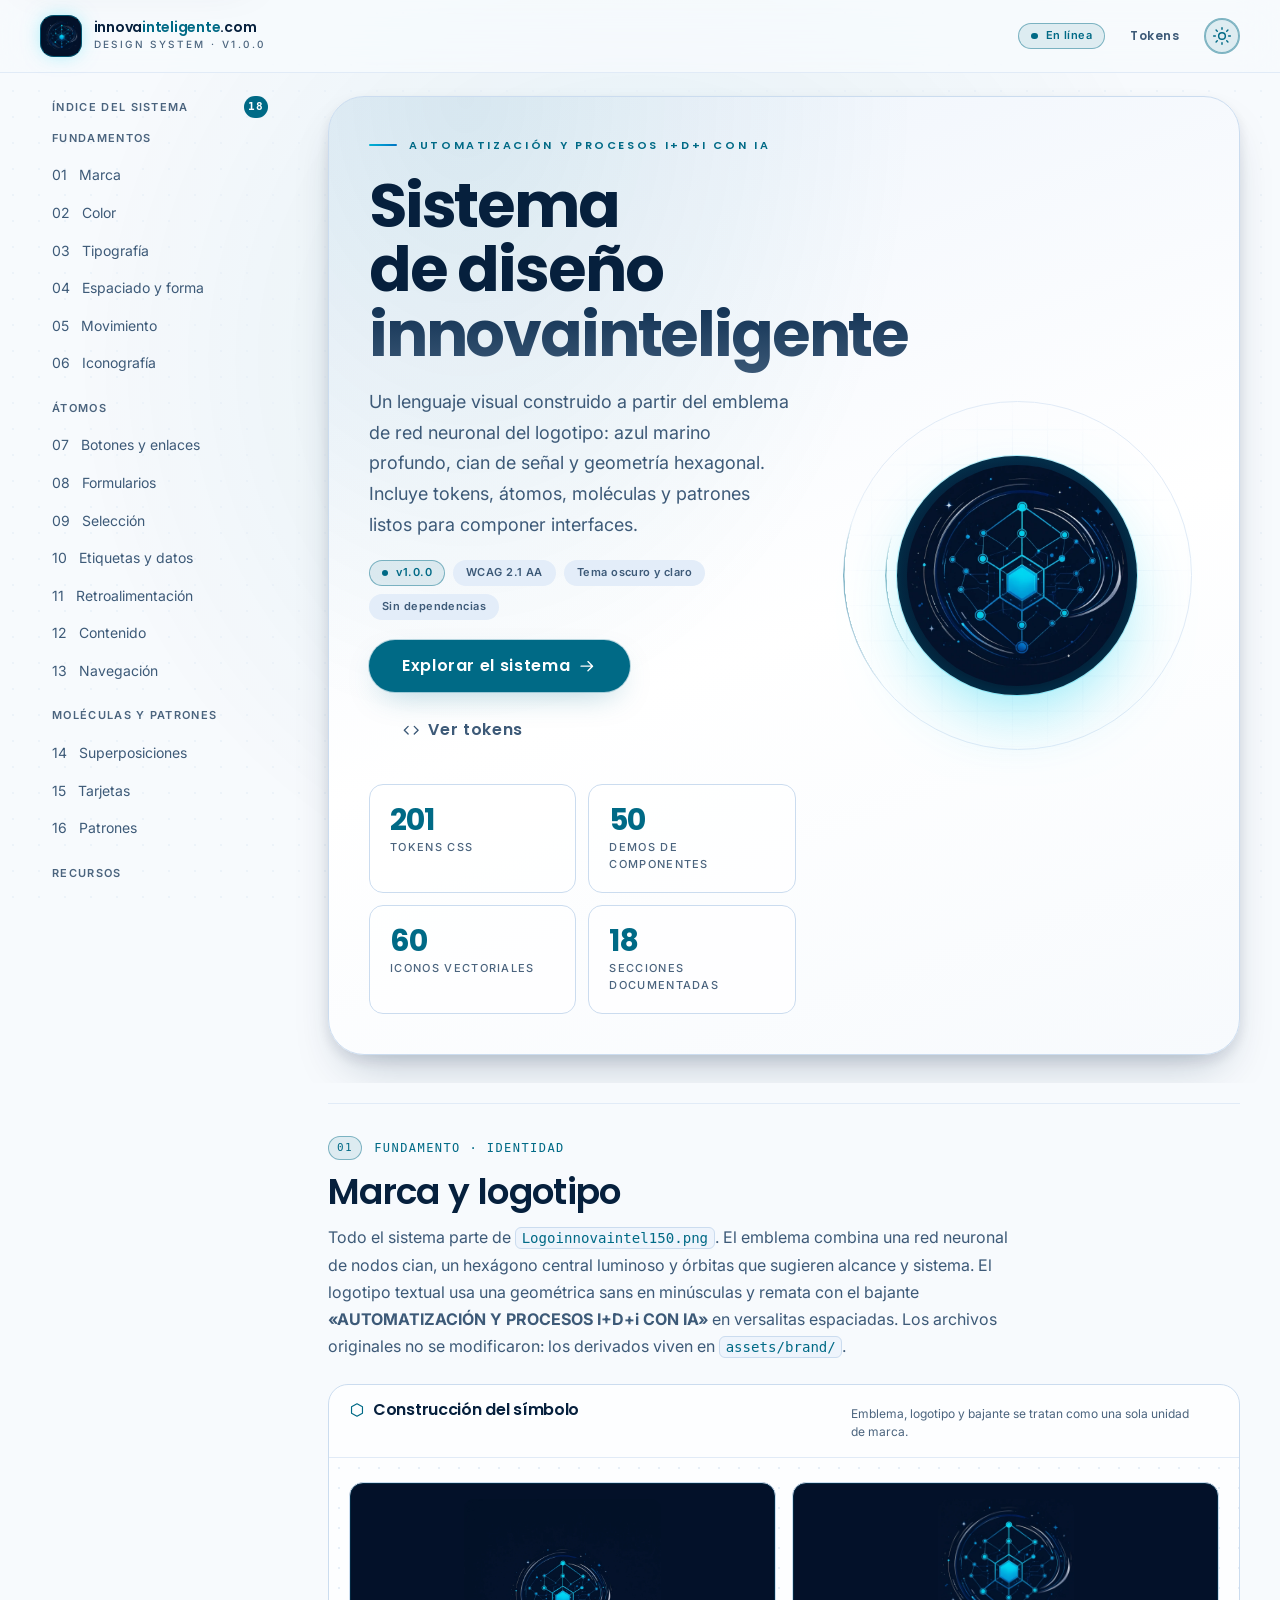
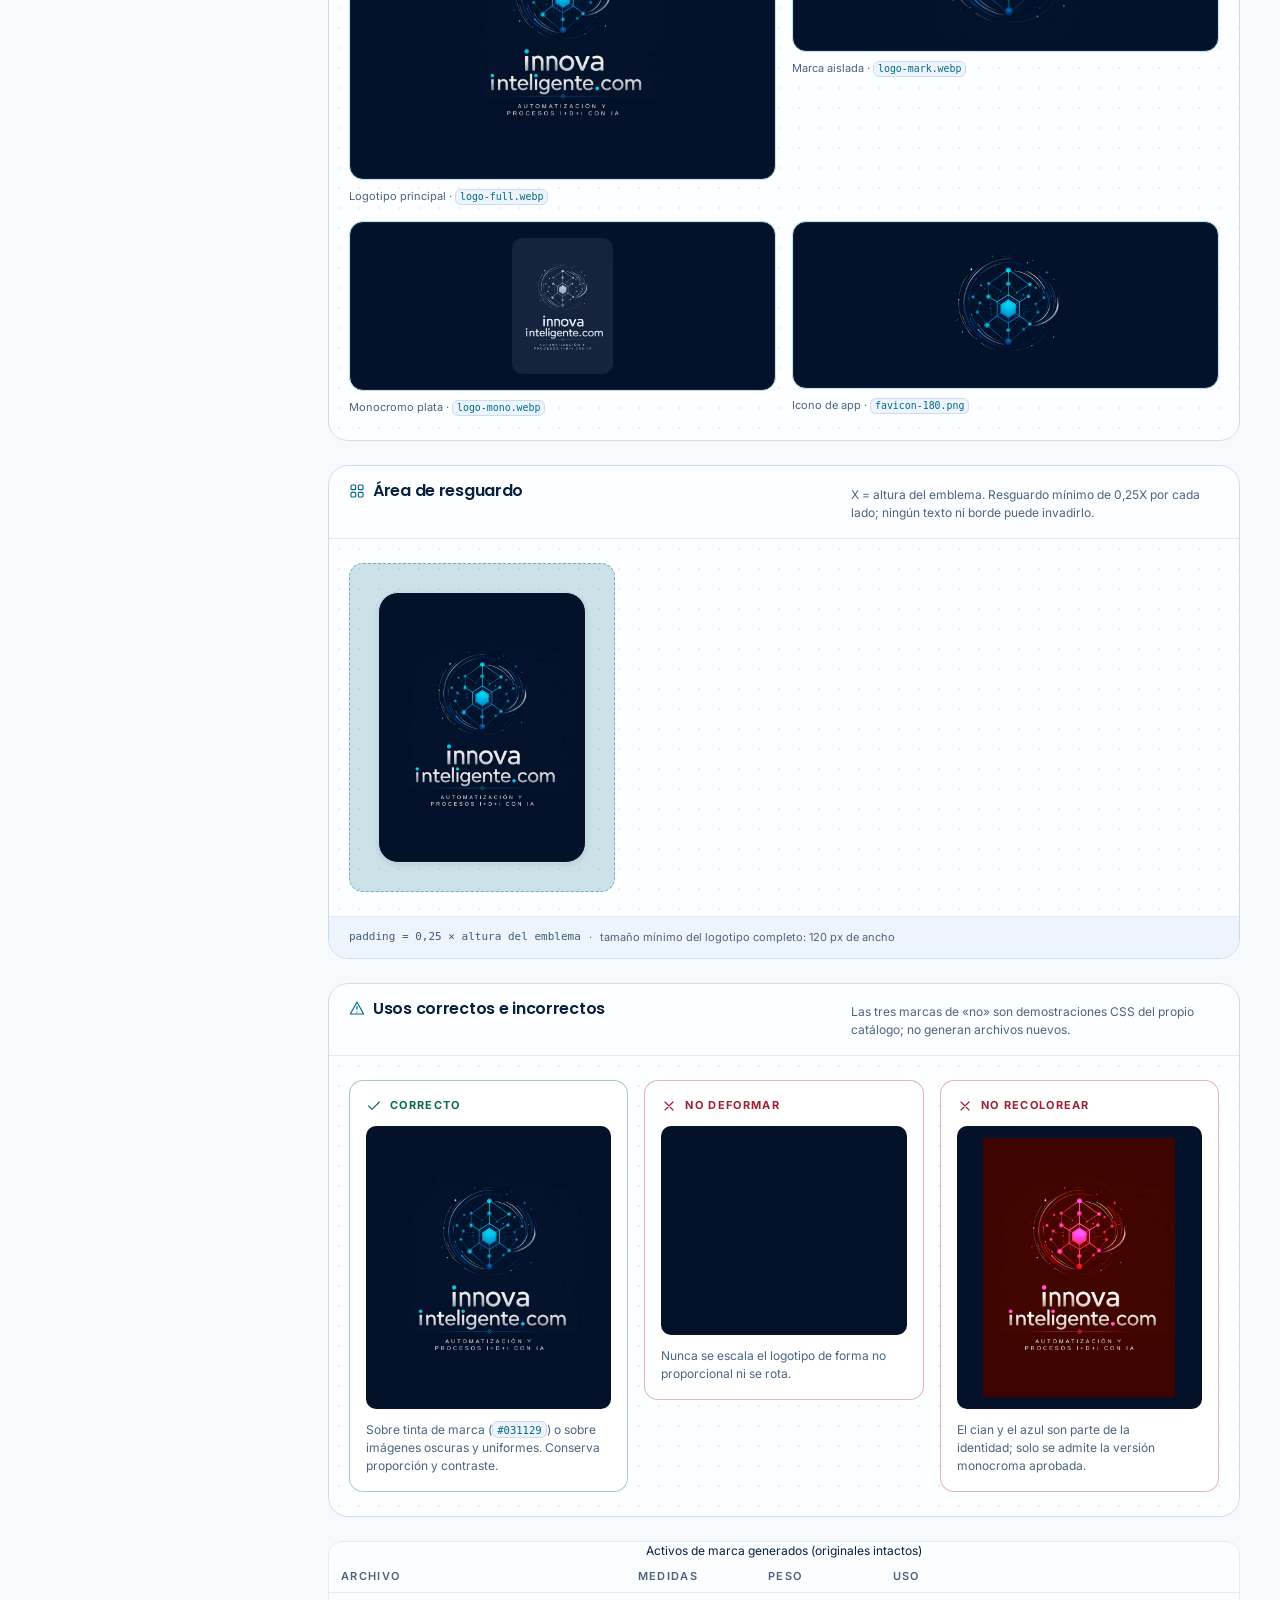
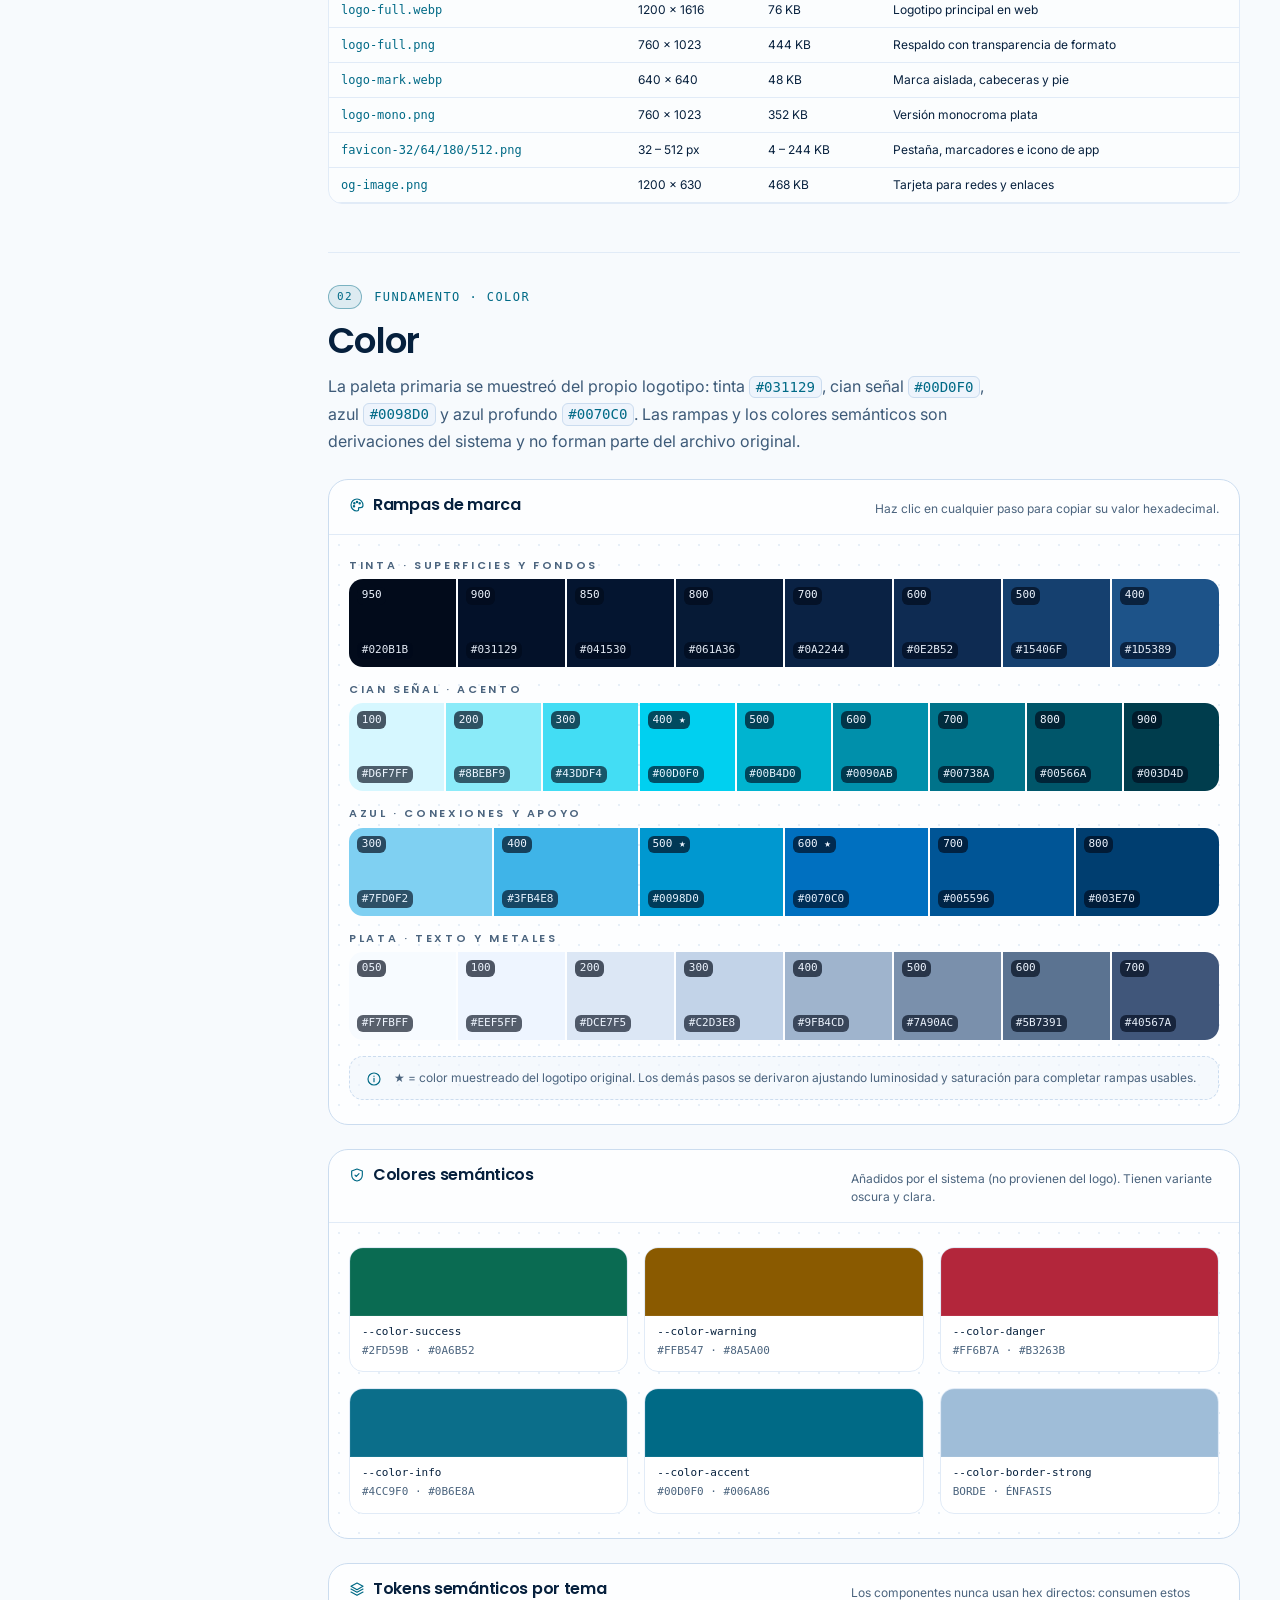
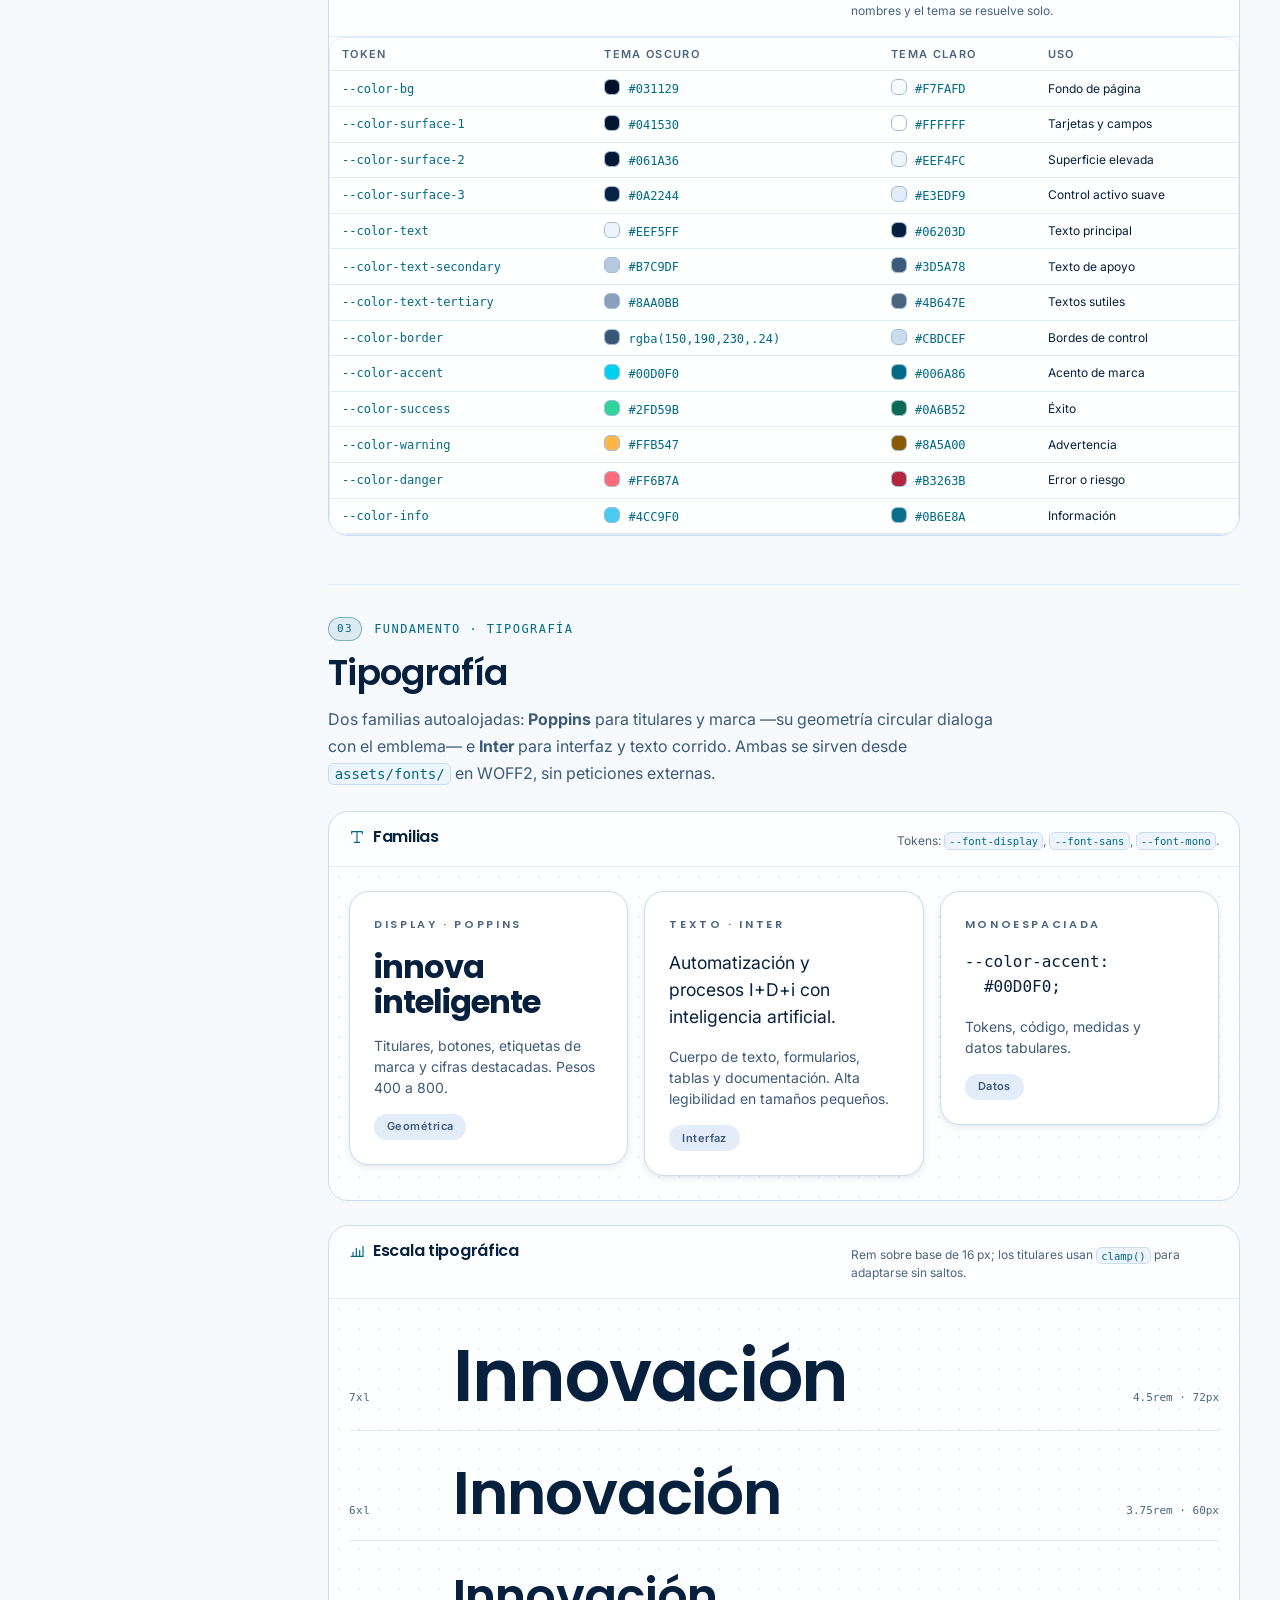
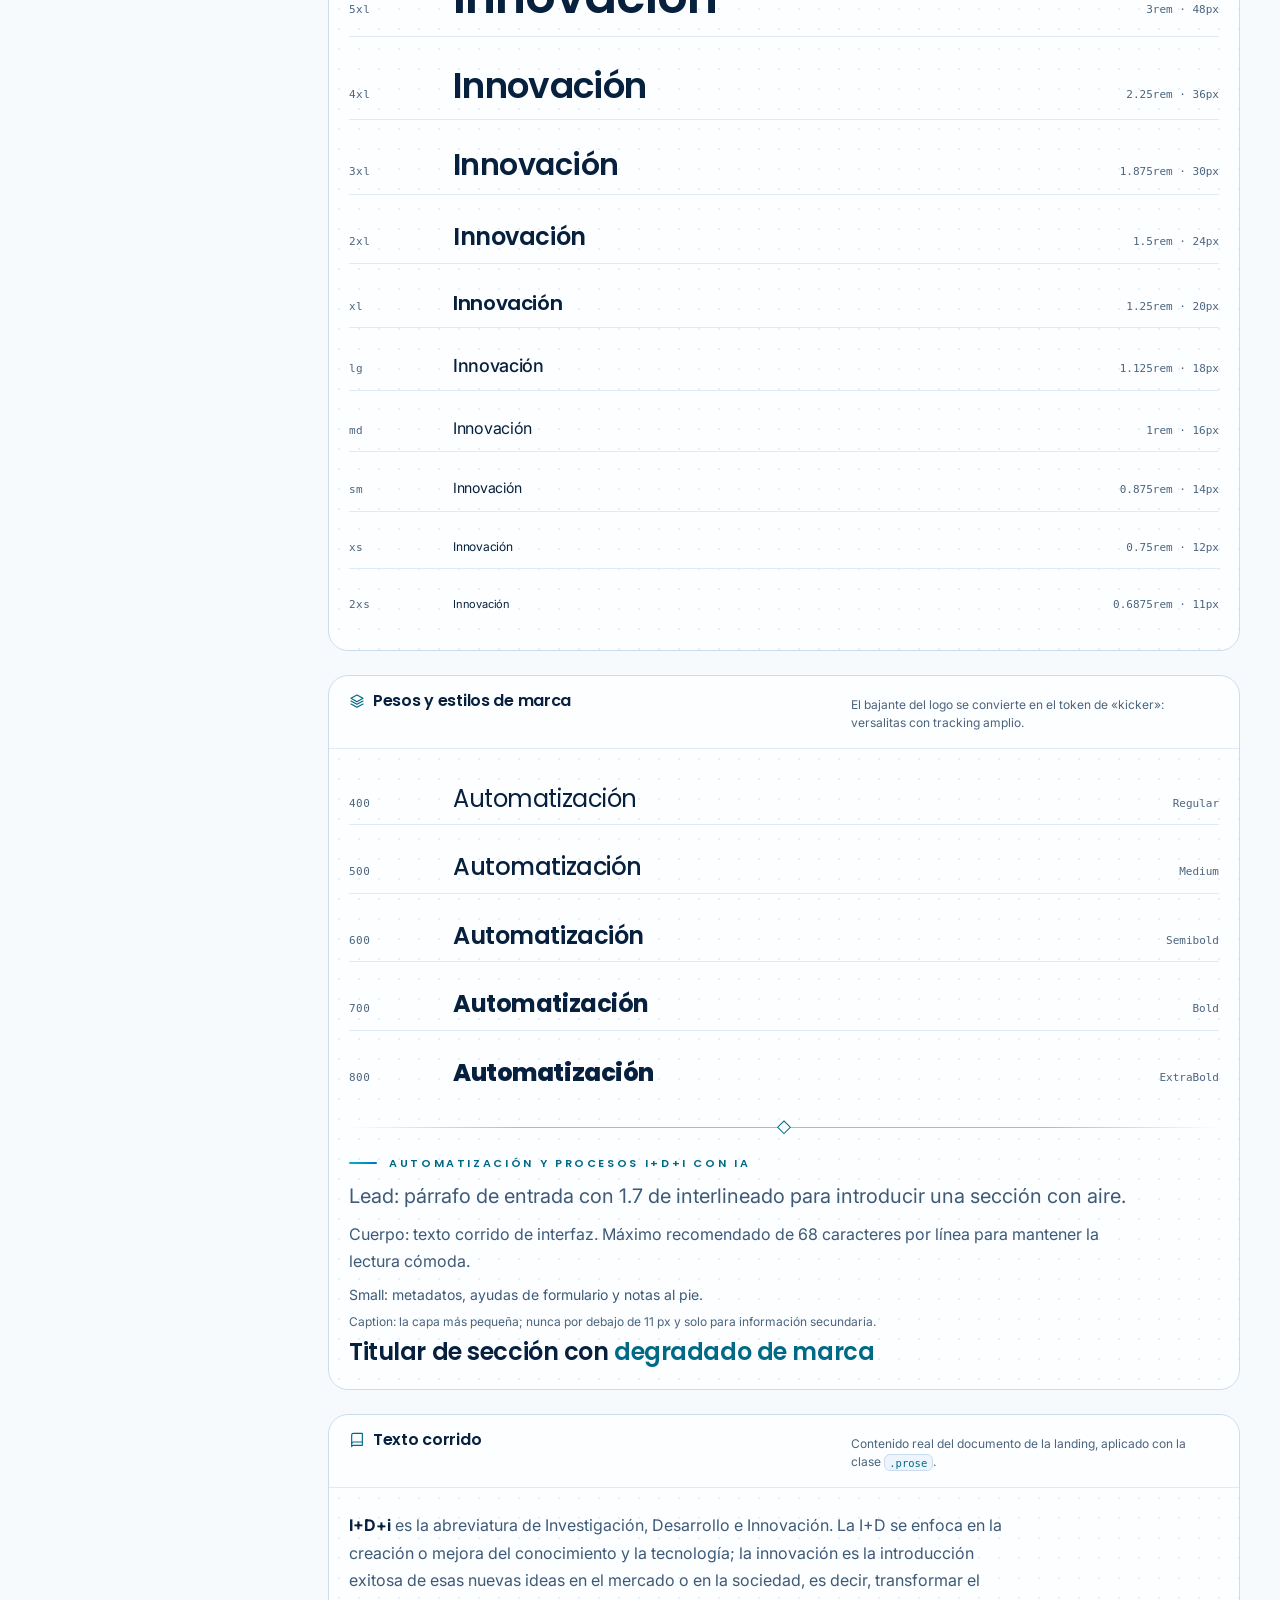
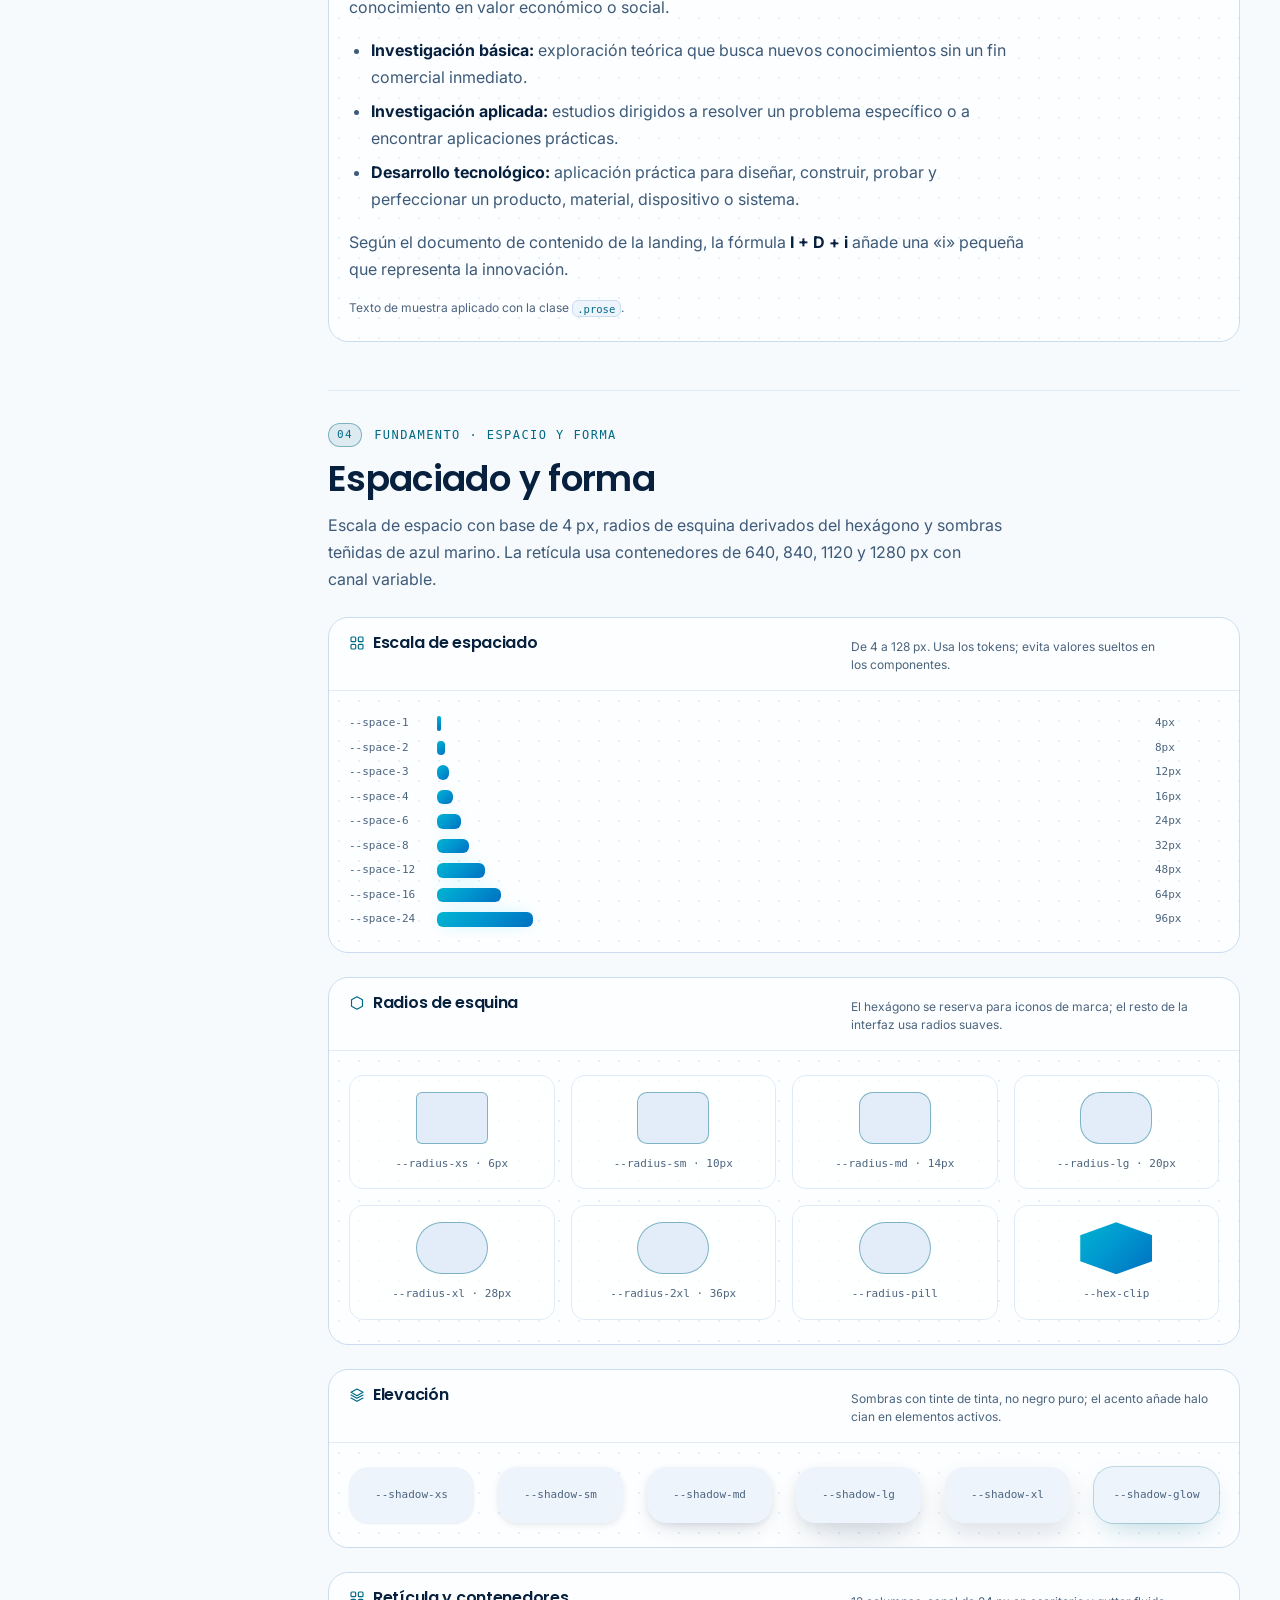
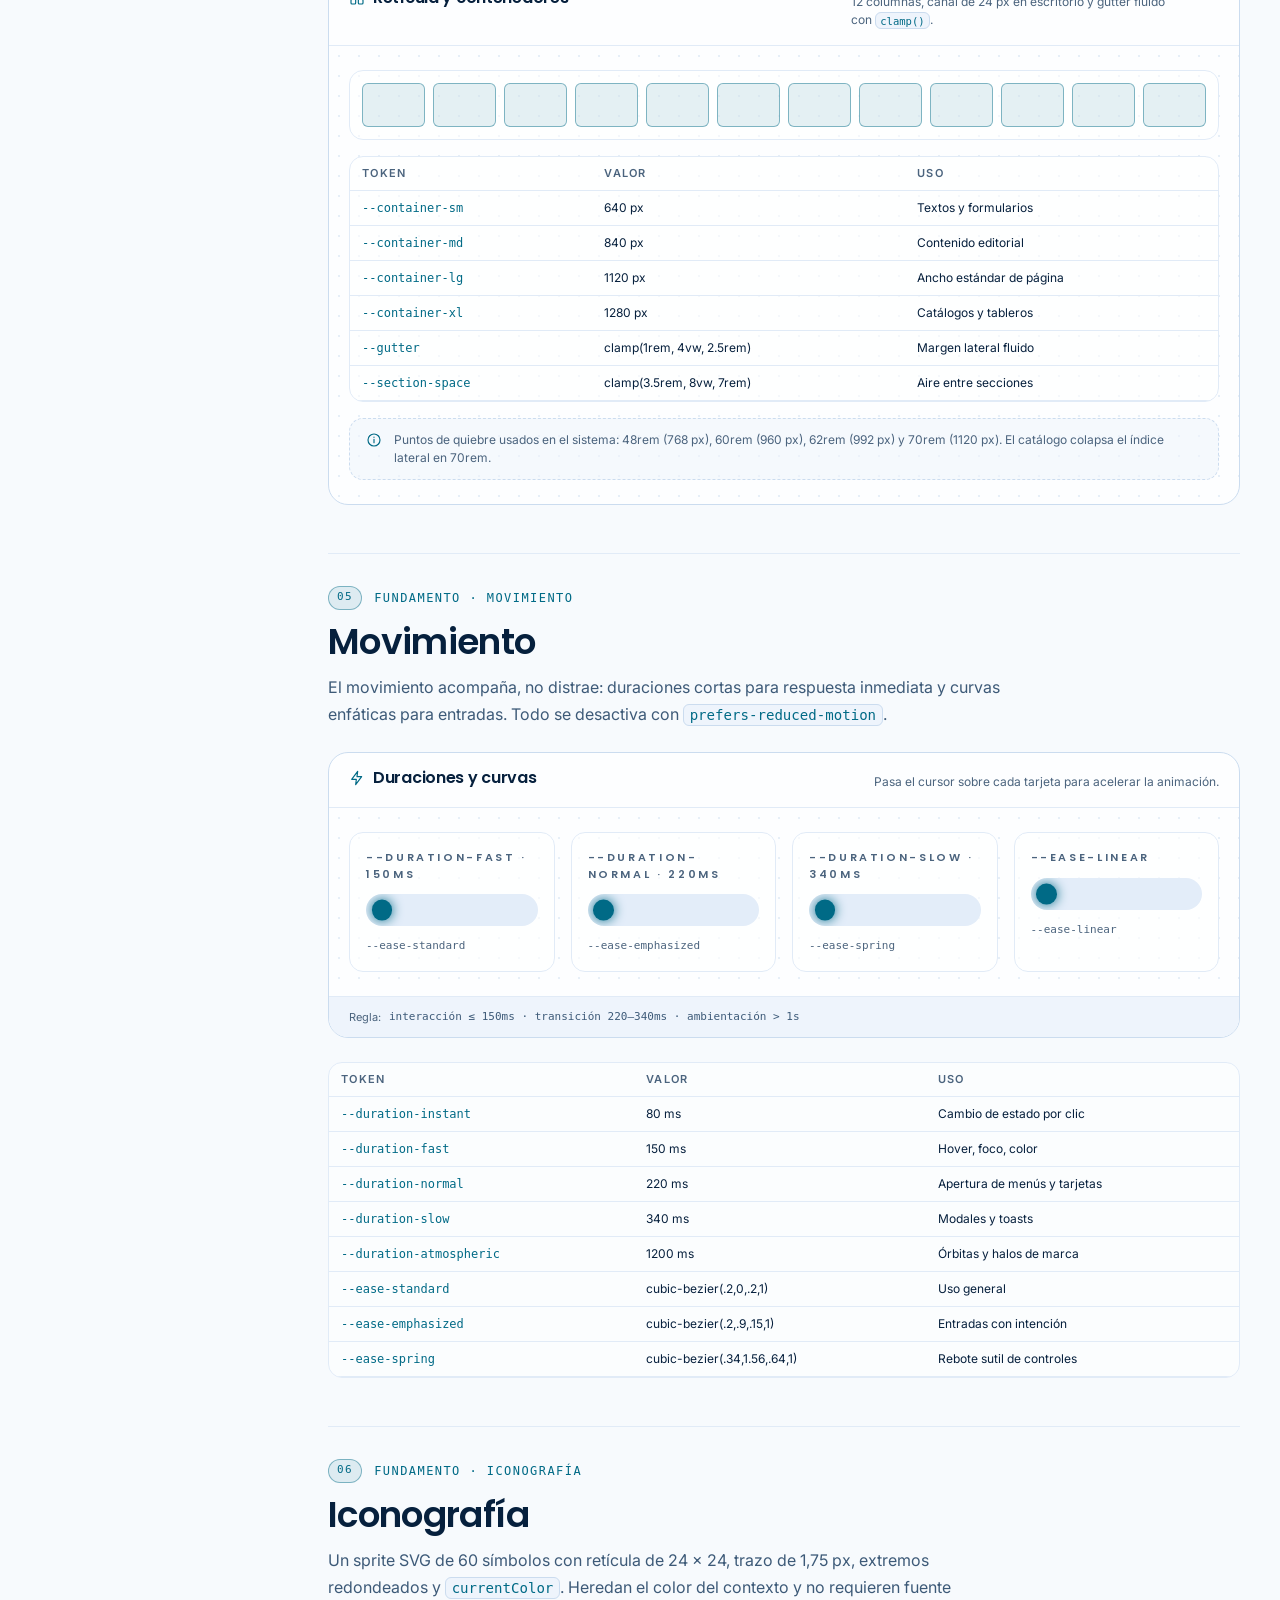
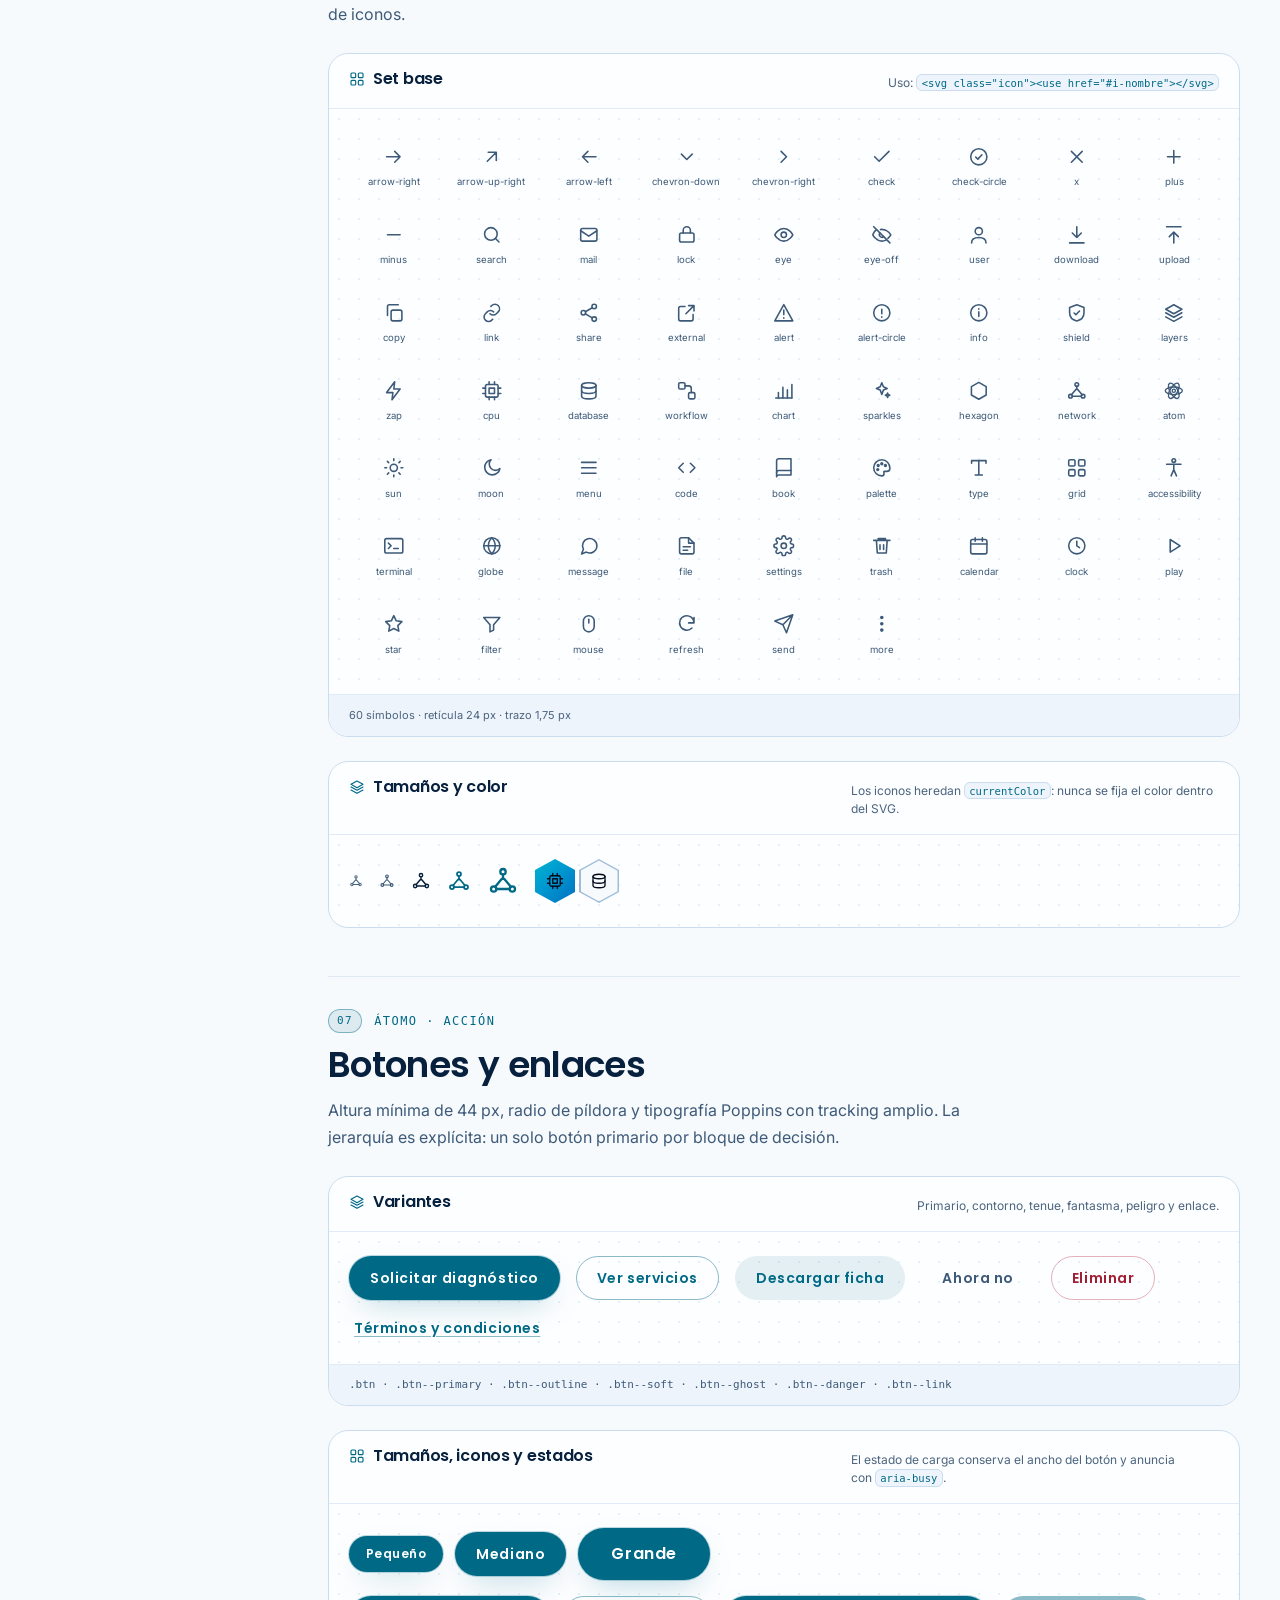
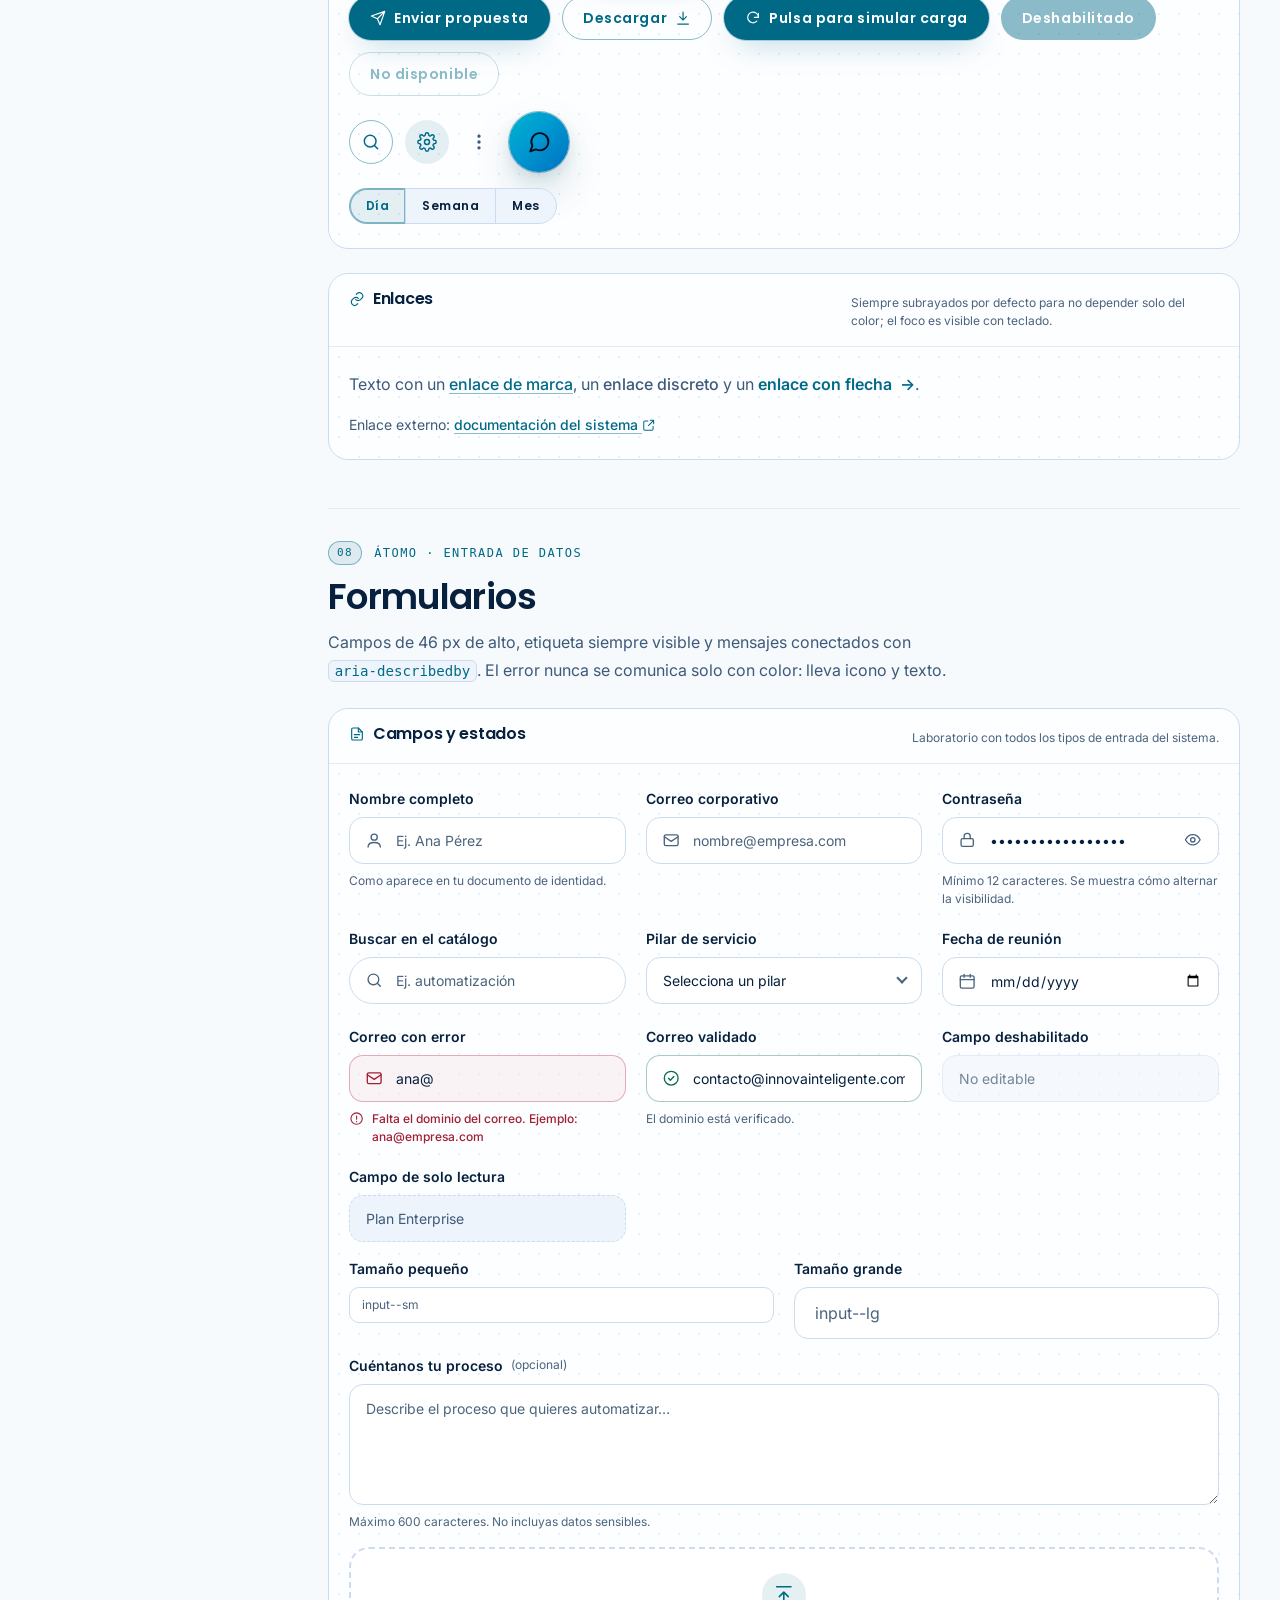
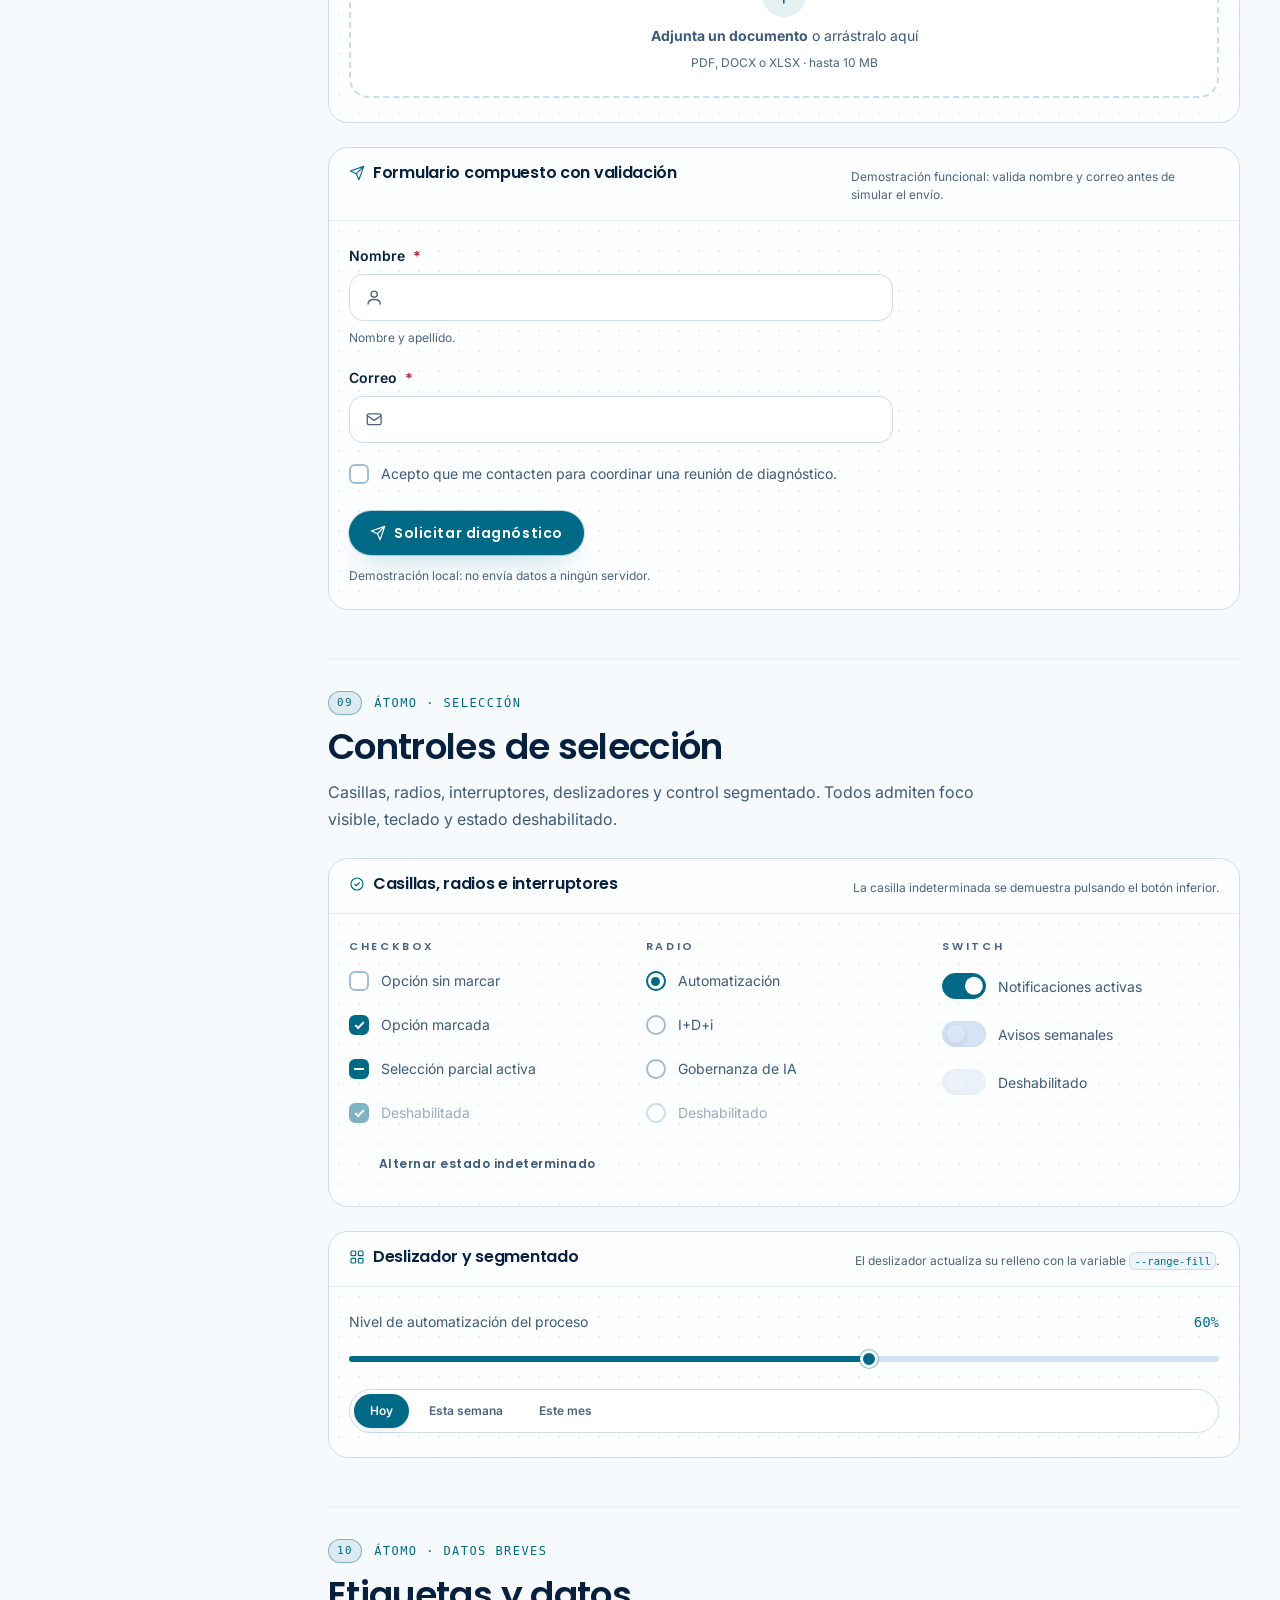
<file: design-system/index.html>
<!DOCTYPE html>
<html lang="es" data-theme="dark">
<head>
  <meta charset="utf-8">
  <meta name="viewport" content="width=device-width, initial-scale=1">
  <title>Innovainteligente · Design System v1.0</title>
  <meta name="description" content="Sistema de diseño de Innovainteligente: tokens, átomos, moléculas y patrones derivados del logotipo. HTML, CSS y JavaScript nativos, sin dependencias externas.">
  <meta name="author" content="Innovainteligente">
  <meta name="theme-color" content="#031129" id="meta-theme-color">
  <meta property="og:type" content="website">
  <meta property="og:title" content="Innovainteligente · Design System">
  <meta property="og:description" content="Lenguaje visual derivado del emblema de red neuronal: tokens, componentes y patrones.">
  <meta property="og:image" content="assets/brand/og-image.png">
  <link rel="icon" type="image/png" sizes="32x32" href="assets/brand/favicon-32.png">
  <link rel="icon" type="image/png" sizes="64x64" href="assets/brand/favicon-64.png">
  <link rel="apple-touch-icon" href="assets/brand/favicon-180.png">
  <link rel="preload" href="assets/brand/logo-mark.webp" as="image" type="image/webp">
  <link rel="stylesheet" href="css/fonts.css">
  <link rel="stylesheet" href="css/tokens.css">
  <link rel="stylesheet" href="css/components.css">
  <link rel="stylesheet" href="css/showcase.css">
  <script src="js/theme-init.js"></script>
</head>
<body>
  <a class="skip-link" href="#principal">Saltar al contenido principal</a>

  <!-- Sprite de iconos: 24×24, trazo de 1.75 px, sin dependencias -->
  <svg class="icon-sprite" aria-hidden="true" focusable="false" xmlns="http://www.w3.org/2000/svg">
    <defs>
      <symbol id="i-arrow-right" viewBox="0 0 24 24" fill="none" stroke="currentColor" stroke-width="1.75" stroke-linecap="round" stroke-linejoin="round"><path d="M4 12h15M13 6l6 6-6 6"/></symbol>
      <symbol id="i-arrow-up-right" viewBox="0 0 24 24" fill="none" stroke="currentColor" stroke-width="1.75" stroke-linecap="round" stroke-linejoin="round"><path d="M7 17L17 7M8 7h9v9"/></symbol>
      <symbol id="i-arrow-left" viewBox="0 0 24 24" fill="none" stroke="currentColor" stroke-width="1.75" stroke-linecap="round" stroke-linejoin="round"><path d="M20 12H5M11 6l-6 6 6 6"/></symbol>
      <symbol id="i-chevron-down" viewBox="0 0 24 24" fill="none" stroke="currentColor" stroke-width="1.75" stroke-linecap="round" stroke-linejoin="round"><path d="M6 9l6 6 6-6"/></symbol>
      <symbol id="i-chevron-right" viewBox="0 0 24 24" fill="none" stroke="currentColor" stroke-width="1.75" stroke-linecap="round" stroke-linejoin="round"><path d="M9 6l6 6-6 6"/></symbol>
      <symbol id="i-check" viewBox="0 0 24 24" fill="none" stroke="currentColor" stroke-width="1.75" stroke-linecap="round" stroke-linejoin="round"><path d="M20 6L9 17l-5-5"/></symbol>
      <symbol id="i-check-circle" viewBox="0 0 24 24" fill="none" stroke="currentColor" stroke-width="1.75" stroke-linecap="round" stroke-linejoin="round"><circle cx="12" cy="12" r="9"/><path d="M8.5 12.2l2.4 2.4 4.6-4.8"/></symbol>
      <symbol id="i-x" viewBox="0 0 24 24" fill="none" stroke="currentColor" stroke-width="1.75" stroke-linecap="round" stroke-linejoin="round"><path d="M18 6L6 18M6 6l12 12"/></symbol>
      <symbol id="i-plus" viewBox="0 0 24 24" fill="none" stroke="currentColor" stroke-width="1.75" stroke-linecap="round" stroke-linejoin="round"><path d="M12 5v14M5 12h14"/></symbol>
      <symbol id="i-minus" viewBox="0 0 24 24" fill="none" stroke="currentColor" stroke-width="1.75" stroke-linecap="round" stroke-linejoin="round"><path d="M5 12h14"/></symbol>
      <symbol id="i-search" viewBox="0 0 24 24" fill="none" stroke="currentColor" stroke-width="1.75" stroke-linecap="round" stroke-linejoin="round"><circle cx="11" cy="11" r="7"/><path d="M20 20l-3.6-3.6"/></symbol>
      <symbol id="i-mail" viewBox="0 0 24 24" fill="none" stroke="currentColor" stroke-width="1.75" stroke-linecap="round" stroke-linejoin="round"><rect x="3" y="5" width="18" height="14" rx="2"/><path d="M3 7.5l9 6 9-6"/></symbol>
      <symbol id="i-lock" viewBox="0 0 24 24" fill="none" stroke="currentColor" stroke-width="1.75" stroke-linecap="round" stroke-linejoin="round"><rect x="4" y="10" width="16" height="10" rx="2"/><path d="M8 10V7a4 4 0 018 0v3"/></symbol>
      <symbol id="i-eye" viewBox="0 0 24 24" fill="none" stroke="currentColor" stroke-width="1.75" stroke-linecap="round" stroke-linejoin="round"><path d="M2 12s3.6-7 10-7 10 7 10 7-3.6 7-10 7S2 12 2 12z"/><circle cx="12" cy="12" r="3"/></symbol>
      <symbol id="i-eye-off" viewBox="0 0 24 24" fill="none" stroke="currentColor" stroke-width="1.75" stroke-linecap="round" stroke-linejoin="round"><path d="M3 3l18 18"/><path d="M10.6 6.2A9.8 9.8 0 0112 6c6.4 0 10 6 10 6a17.4 17.4 0 01-3.2 3.9"/><path d="M6.2 6.2C3.4 8.1 2 12 2 12s3.6 7 10 7a10.2 10.2 0 004.6-1.1"/><path d="M9.9 9.9a3 3 0 004.2 4.2"/></symbol>
      <symbol id="i-user" viewBox="0 0 24 24" fill="none" stroke="currentColor" stroke-width="1.75" stroke-linecap="round" stroke-linejoin="round"><circle cx="12" cy="8" r="4"/><path d="M4 21c0-4 3.6-6 8-6s8 2 8 6"/></symbol>
      <symbol id="i-download" viewBox="0 0 24 24" fill="none" stroke="currentColor" stroke-width="1.75" stroke-linecap="round" stroke-linejoin="round"><path d="M12 3v12M7 10l5 5 5-5"/><path d="M4 21h16"/></symbol>
      <symbol id="i-upload" viewBox="0 0 24 24" fill="none" stroke="currentColor" stroke-width="1.75" stroke-linecap="round" stroke-linejoin="round"><path d="M12 21V9M7 14l5-5 5 5"/><path d="M4 3h16"/></symbol>
      <symbol id="i-copy" viewBox="0 0 24 24" fill="none" stroke="currentColor" stroke-width="1.75" stroke-linecap="round" stroke-linejoin="round"><rect x="9" y="9" width="12" height="12" rx="2"/><path d="M5 15V5a2 2 0 012-2h10"/></symbol>
      <symbol id="i-link" viewBox="0 0 24 24" fill="none" stroke="currentColor" stroke-width="1.75" stroke-linecap="round" stroke-linejoin="round"><path d="M10 13a5 5 0 007.1 0l2-2a5 5 0 00-7.1-7.1l-1 1"/><path d="M14 11a5 5 0 00-7.1 0l-2 2A5 5 0 0012 20.1l1-1"/></symbol>
      <symbol id="i-alert-triangle" viewBox="0 0 24 24" fill="none" stroke="currentColor" stroke-width="1.75" stroke-linecap="round" stroke-linejoin="round"><path d="M12 3l10 18H2L12 3z"/><path d="M12 9v5M12 17.6v.4"/></symbol>
      <symbol id="i-alert-circle" viewBox="0 0 24 24" fill="none" stroke="currentColor" stroke-width="1.75" stroke-linecap="round" stroke-linejoin="round"><circle cx="12" cy="12" r="9"/><path d="M12 8v5M12 16.4v.6"/></symbol>
      <symbol id="i-info" viewBox="0 0 24 24" fill="none" stroke="currentColor" stroke-width="1.75" stroke-linecap="round" stroke-linejoin="round"><circle cx="12" cy="12" r="9"/><path d="M12 11v5M12 7.6v.4"/></symbol>
      <symbol id="i-shield" viewBox="0 0 24 24" fill="none" stroke="currentColor" stroke-width="1.75" stroke-linecap="round" stroke-linejoin="round"><path d="M12 3l8 3v6c0 5-3.5 8-8 9-4.5-1-8-4-8-9V6l8-3z"/><path d="M9 12.2l2 2 4-4.2"/></symbol>
      <symbol id="i-layers" viewBox="0 0 24 24" fill="none" stroke="currentColor" stroke-width="1.75" stroke-linecap="round" stroke-linejoin="round"><path d="M12 3l9 5-9 5-9-5 9-5z"/><path d="M3 12l9 5 9-5M3 16.5l9 5 9-5"/></symbol>
      <symbol id="i-zap" viewBox="0 0 24 24" fill="none" stroke="currentColor" stroke-width="1.75" stroke-linecap="round" stroke-linejoin="round"><path d="M13 2L4 14h7l-1 8 9-12h-7l1-8z"/></symbol>
      <symbol id="i-cpu" viewBox="0 0 24 24" fill="none" stroke="currentColor" stroke-width="1.75" stroke-linecap="round" stroke-linejoin="round"><rect x="5" y="5" width="14" height="14" rx="2"/><rect x="9" y="9" width="6" height="6"/><path d="M9 2v3M15 2v3M9 19v3M15 19v3M2 9h3M2 15h3M19 9h3M19 15h3"/></symbol>
      <symbol id="i-database" viewBox="0 0 24 24" fill="none" stroke="currentColor" stroke-width="1.75" stroke-linecap="round" stroke-linejoin="round"><ellipse cx="12" cy="6" rx="8" ry="3"/><path d="M4 6v6c0 1.7 3.6 3 8 3s8-1.3 8-3V6"/><path d="M4 12v6c0 1.7 3.6 3 8 3s8-1.3 8-3v-6"/></symbol>
      <symbol id="i-workflow" viewBox="0 0 24 24" fill="none" stroke="currentColor" stroke-width="1.75" stroke-linecap="round" stroke-linejoin="round"><rect x="3" y="3" width="7" height="7" rx="1.5"/><rect x="14" y="14" width="7" height="7" rx="1.5"/><path d="M10 6.5h4a3 3 0 013 3v4"/></symbol>
      <symbol id="i-chart" viewBox="0 0 24 24" fill="none" stroke="currentColor" stroke-width="1.75" stroke-linecap="round" stroke-linejoin="round"><path d="M3 20h18"/><path d="M6 20v-6M11 20V8M16 20v-9M21 20V5"/></symbol>
      <symbol id="i-sparkles" viewBox="0 0 24 24" fill="none" stroke="currentColor" stroke-width="1.75" stroke-linecap="round" stroke-linejoin="round"><path d="M12 3l1.8 4.6L18 9.4l-4.2 1.8L12 16l-1.8-4.8L6 9.4l4.2-1.8L12 3z"/><path d="M18.4 14.4l.7 1.8 1.8.7-1.8.7-.7 1.8-.7-1.8-1.8-.7 1.8-.7.7-1.8z"/></symbol>
      <symbol id="i-hexagon" viewBox="0 0 24 24" fill="none" stroke="currentColor" stroke-width="1.75" stroke-linecap="round" stroke-linejoin="round"><path d="M12 2.6l8.2 4.7v9.4L12 21.4 3.8 16.7V7.3L12 2.6z"/></symbol>
      <symbol id="i-network" viewBox="0 0 24 24" fill="none" stroke="currentColor" stroke-width="1.75" stroke-linecap="round" stroke-linejoin="round"><circle cx="12" cy="5" r="2"/><circle cx="5" cy="18" r="2"/><circle cx="19" cy="18" r="2"/><path d="M12 7v3.5M11 10.5l-5 6M13 10.5l5 6M7 18h10"/></symbol>
      <symbol id="i-atom" viewBox="0 0 24 24" fill="none" stroke="currentColor" stroke-width="1.5" stroke-linecap="round" stroke-linejoin="round"><circle cx="12" cy="12" r="1.8"/><ellipse cx="12" cy="12" rx="9.5" ry="4.2"/><ellipse cx="12" cy="12" rx="9.5" ry="4.2" transform="rotate(60 12 12)"/><ellipse cx="12" cy="12" rx="9.5" ry="4.2" transform="rotate(120 12 12)"/></symbol>
      <symbol id="i-sun" viewBox="0 0 24 24" fill="none" stroke="currentColor" stroke-width="1.75" stroke-linecap="round" stroke-linejoin="round"><circle cx="12" cy="12" r="4"/><path d="M12 2v2M12 20v2M2 12h2M20 12h2M4.9 4.9l1.4 1.4M17.7 17.7l1.4 1.4M19.1 4.9l-1.4 1.4M6.3 17.7l-1.4 1.4"/></symbol>
      <symbol id="i-moon" viewBox="0 0 24 24" fill="none" stroke="currentColor" stroke-width="1.75" stroke-linecap="round" stroke-linejoin="round"><path d="M21 12.8A8.5 8.5 0 1111.2 3a6.6 6.6 0 009.8 9.8z"/></symbol>
      <symbol id="i-menu" viewBox="0 0 24 24" fill="none" stroke="currentColor" stroke-width="1.75" stroke-linecap="round" stroke-linejoin="round"><path d="M4 6h16M4 12h16M4 18h16"/></symbol>
      <symbol id="i-code" viewBox="0 0 24 24" fill="none" stroke="currentColor" stroke-width="1.75" stroke-linecap="round" stroke-linejoin="round"><path d="M8 7l-5 5 5 5M16 7l5 5-5 5"/></symbol>
      <symbol id="i-book" viewBox="0 0 24 24" fill="none" stroke="currentColor" stroke-width="1.75" stroke-linecap="round" stroke-linejoin="round"><path d="M4 4.5A2.5 2.5 0 016.5 2H20v18H6.5A2.5 2.5 0 004 22V4.5z"/><path d="M4 17.5A2.5 2.5 0 016.5 15H20"/></symbol>
      <symbol id="i-palette" viewBox="0 0 24 24" fill="none" stroke="currentColor" stroke-width="1.75" stroke-linecap="round" stroke-linejoin="round"><path d="M12 3a9 9 0 100 18c1.7 0 2.5-1.2 2.5-2.5S13.7 16 15 16h2.5A3.5 3.5 0 0021 12.5C21 7.3 17 3 12 3z"/><circle cx="8" cy="9.5" r="1"/><circle cx="12" cy="7.5" r="1"/><circle cx="16" cy="9.5" r="1"/><circle cx="7.5" cy="14" r="1"/></symbol>
      <symbol id="i-type" viewBox="0 0 24 24" fill="none" stroke="currentColor" stroke-width="1.75" stroke-linecap="round" stroke-linejoin="round"><path d="M4 7V4h16v3M12 4v16M8 20h8"/></symbol>
      <symbol id="i-grid" viewBox="0 0 24 24" fill="none" stroke="currentColor" stroke-width="1.75" stroke-linecap="round" stroke-linejoin="round"><rect x="3" y="3" width="7" height="7" rx="1.5"/><rect x="14" y="3" width="7" height="7" rx="1.5"/><rect x="3" y="14" width="7" height="7" rx="1.5"/><rect x="14" y="14" width="7" height="7" rx="1.5"/></symbol>
      <symbol id="i-accessibility" viewBox="0 0 24 24" fill="none" stroke="currentColor" stroke-width="1.75" stroke-linecap="round" stroke-linejoin="round"><circle cx="12" cy="4" r="2"/><path d="M4 8h16M12 8v6M12 14l-3 7M12 14l3 7"/></symbol>
      <symbol id="i-terminal" viewBox="0 0 24 24" fill="none" stroke="currentColor" stroke-width="1.75" stroke-linecap="round" stroke-linejoin="round"><rect x="2" y="4" width="20" height="16" rx="2"/><path d="M6 9l3 3-3 3M12 15h5"/></symbol>
      <symbol id="i-globe" viewBox="0 0 24 24" fill="none" stroke="currentColor" stroke-width="1.75" stroke-linecap="round" stroke-linejoin="round"><circle cx="12" cy="12" r="9"/><path d="M3 12h18M12 3c2.5 2.5 3.8 5.6 3.8 9s-1.3 6.5-3.8 9c-2.5-2.5-3.8-5.6-3.8-9S9.5 5.5 12 3z"/></symbol>
      <symbol id="i-message" viewBox="0 0 24 24" fill="none" stroke="currentColor" stroke-width="1.75" stroke-linecap="round" stroke-linejoin="round"><path d="M21 12a8 8 0 01-11.8 7L4 21l2-5.2A8 8 0 1121 12z"/></symbol>
      <symbol id="i-file" viewBox="0 0 24 24" fill="none" stroke="currentColor" stroke-width="1.75" stroke-linecap="round" stroke-linejoin="round"><path d="M14 3H6a2 2 0 00-2 2v14a2 2 0 002 2h12a2 2 0 002-2V9l-6-6z"/><path d="M14 3v6h6M8 13h8M8 17h5"/></symbol>
      <symbol id="i-settings" viewBox="0 0 24 24" fill="none" stroke="currentColor" stroke-width="1.75" stroke-linecap="round" stroke-linejoin="round"><circle cx="12" cy="12" r="3"/><path d="M19.4 15a1.7 1.7 0 00.3 1.9l.1.1a2 2 0 11-2.8 2.8l-.1-.1a1.7 1.7 0 00-1.9-.3 1.7 1.7 0 00-1 1.5V21a2 2 0 11-4 0v-.1a1.7 1.7 0 00-1.1-1.5 1.7 1.7 0 00-1.9.3l-.1.1a2 2 0 11-2.8-2.8l.1-.1a1.7 1.7 0 00.3-1.9 1.7 1.7 0 00-1.5-1H3a2 2 0 110-4h.1A1.7 1.7 0 004.6 9a1.7 1.7 0 00-.3-1.9l-.1-.1a2 2 0 112.8-2.8l.1.1a1.7 1.7 0 001.9.3H9a1.7 1.7 0 001-1.5V3a2 2 0 114 0v.1a1.7 1.7 0 001 1.5 1.7 1.7 0 001.9-.3l.1-.1a2 2 0 112.8 2.8l-.1.1a1.7 1.7 0 00-.3 1.9V9a1.7 1.7 0 001.5 1H21a2 2 0 110 4h-.1a1.7 1.7 0 00-1.5 1z"/></symbol>
      <symbol id="i-trash" viewBox="0 0 24 24" fill="none" stroke="currentColor" stroke-width="1.75" stroke-linecap="round" stroke-linejoin="round"><path d="M3 6h18M8 6V4h8v2M6 6l1 14h10l1-14M10 11v5M14 11v5"/></symbol>
      <symbol id="i-calendar" viewBox="0 0 24 24" fill="none" stroke="currentColor" stroke-width="1.75" stroke-linecap="round" stroke-linejoin="round"><rect x="3" y="5" width="18" height="16" rx="2"/><path d="M8 3v4M16 3v4M3 10h18"/></symbol>
      <symbol id="i-clock" viewBox="0 0 24 24" fill="none" stroke="currentColor" stroke-width="1.75" stroke-linecap="round" stroke-linejoin="round"><circle cx="12" cy="12" r="9"/><path d="M12 7v5l3 2"/></symbol>
      <symbol id="i-play" viewBox="0 0 24 24" fill="none" stroke="currentColor" stroke-width="1.75" stroke-linecap="round" stroke-linejoin="round"><path d="M8 5l11 7-11 7V5z"/></symbol>
      <symbol id="i-star" viewBox="0 0 24 24" fill="none" stroke="currentColor" stroke-width="1.75" stroke-linecap="round" stroke-linejoin="round"><path d="M12 3l2.7 5.7 6.3.9-4.5 4.4 1.1 6.2L12 17.3 6.4 20.2l1.1-6.2L3 9.6l6.3-.9L12 3z"/></symbol>
      <symbol id="i-filter" viewBox="0 0 24 24" fill="none" stroke="currentColor" stroke-width="1.75" stroke-linecap="round" stroke-linejoin="round"><path d="M3 5h18l-7 8v6l-4 2v-8L3 5z"/></symbol>
      <symbol id="i-mouse" viewBox="0 0 24 24" fill="none" stroke="currentColor" stroke-width="1.75" stroke-linecap="round" stroke-linejoin="round"><rect x="6" y="3" width="12" height="18" rx="6"/><path d="M12 7v4"/></symbol>
      <symbol id="i-refresh" viewBox="0 0 24 24" fill="none" stroke="currentColor" stroke-width="1.75" stroke-linecap="round" stroke-linejoin="round"><path d="M20 11a8 8 0 10-2.3 5.7M20 5v6h-6"/></symbol>
      <symbol id="i-send" viewBox="0 0 24 24" fill="none" stroke="currentColor" stroke-width="1.75" stroke-linecap="round" stroke-linejoin="round"><path d="M22 2L11 13M22 2l-7 20-4-9-9-4 20-7z"/></symbol>
      <symbol id="i-more" viewBox="0 0 24 24" fill="none" stroke="currentColor" stroke-width="2" stroke-linecap="round" stroke-linejoin="round"><circle cx="12" cy="5" r="1"/><circle cx="12" cy="12" r="1"/><circle cx="12" cy="19" r="1"/></symbol>
      <symbol id="i-external" viewBox="0 0 24 24" fill="none" stroke="currentColor" stroke-width="1.75" stroke-linecap="round" stroke-linejoin="round"><path d="M14 4h6v6M20 4l-9 9"/><path d="M19 14v5a2 2 0 01-2 2H5a2 2 0 01-2-2V7a2 2 0 012-2h5"/></symbol>
      <symbol id="i-share" viewBox="0 0 24 24" fill="none" stroke="currentColor" stroke-width="1.75" stroke-linecap="round" stroke-linejoin="round"><circle cx="18" cy="5" r="2.5"/><circle cx="6" cy="12" r="2.5"/><circle cx="18" cy="19" r="2.5"/><path d="M8.2 10.8l7.6-4.4M8.2 13.2l7.6 4.4"/></symbol>
    </defs>
  </svg>

  <header class="ds-header">
    <div class="container container--wide ds-header__inner">
      <a class="ds-brand" href="#inicio" aria-label="Innovainteligente, design system, inicio">
        <span class="ds-brand__tile" aria-hidden="true">
          <img src="assets/brand/logo-mark.webp" alt="" width="640" height="640">
        </span>
        <span class="ds-brand__text">
          <span class="ds-brand__name">innova<span>inteligente</span>.com</span>
          <span class="ds-brand__tag">Design System · v1.0.0</span>
        </span>
      </a>
      <div class="ds-header__actions">
        <span class="badge badge--accent badge--dot">En línea</span>
        <a class="btn btn--ghost btn--sm" href="#tokens">Tokens</a>
        <button class="btn btn--icon btn--sm btn--ghost theme-toggle" id="theme-toggle" type="button" aria-label="Cambiar a tema claro" aria-pressed="false">
          <svg class="icon icon--sm icon-moon" aria-hidden="true" focusable="false"><use href="#i-moon"></use></svg>
          <svg class="icon icon--sm icon-sun" aria-hidden="true" focusable="false"><use href="#i-sun"></use></svg>
        </button>
      </div>
    </div>
    <nav class="ds-mobile-nav" aria-label="Índice rápido del sistema">
      <a href="#marca">Marca</a>
      <a href="#color">Color</a>
      <a href="#tipografia">Tipografía</a>
      <a href="#espaciado">Espaciado</a>
      <a href="#movimiento">Movimiento</a>
      <a href="#iconografia">Iconografía</a>
      <a href="#botones">Botones</a>
      <a href="#formularios">Formularios</a>
      <a href="#seleccion">Selección</a>
      <a href="#etiquetas">Etiquetas</a>
      <a href="#retroalimentacion">Feedback</a>
      <a href="#contenido">Contenido</a>
      <a href="#navegacion">Navegación</a>
      <a href="#superposiciones">Overlays</a>
      <a href="#tarjetas">Tarjetas</a>
      <a href="#patrones">Patrones</a>
      <a href="#tokens">Tokens</a>
      <a href="#accesibilidad">Accesibilidad</a>
    </nav>
  </header>

  <div class="container container--wide ds-shell">
    <aside class="ds-sidebar">
      <div class="ds-sidebar__title">
        <span>Índice del sistema</span>
        <span class="counter" id="nav-count">18</span>
      </div>
      <nav class="ds-nav" aria-label="Secciones del design system">
        <div class="ds-nav__group">
          <span class="ds-nav__group-title">Fundamentos</span>
          <a class="ds-nav__link" href="#marca"><span>01</span> Marca</a>
          <a class="ds-nav__link" href="#color"><span>02</span> Color</a>
          <a class="ds-nav__link" href="#tipografia"><span>03</span> Tipografía</a>
          <a class="ds-nav__link" href="#espaciado"><span>04</span> Espaciado y forma</a>
          <a class="ds-nav__link" href="#movimiento"><span>05</span> Movimiento</a>
          <a class="ds-nav__link" href="#iconografia"><span>06</span> Iconografía</a>
        </div>
        <div class="ds-nav__group">
          <span class="ds-nav__group-title">Átomos</span>
          <a class="ds-nav__link" href="#botones"><span>07</span> Botones y enlaces</a>
          <a class="ds-nav__link" href="#formularios"><span>08</span> Formularios</a>
          <a class="ds-nav__link" href="#seleccion"><span>09</span> Selección</a>
          <a class="ds-nav__link" href="#etiquetas"><span>10</span> Etiquetas y datos</a>
          <a class="ds-nav__link" href="#retroalimentacion"><span>11</span> Retroalimentación</a>
          <a class="ds-nav__link" href="#contenido"><span>12</span> Contenido</a>
          <a class="ds-nav__link" href="#navegacion"><span>13</span> Navegación</a>
        </div>
        <div class="ds-nav__group">
          <span class="ds-nav__group-title">Moléculas y patrones</span>
          <a class="ds-nav__link" href="#superposiciones"><span>14</span> Superposiciones</a>
          <a class="ds-nav__link" href="#tarjetas"><span>15</span> Tarjetas</a>
          <a class="ds-nav__link" href="#patrones"><span>16</span> Patrones</a>
        </div>
        <div class="ds-nav__group">
          <span class="ds-nav__group-title">Recursos</span>
          <a class="ds-nav__link" href="#tokens"><span>17</span> Tokens</a>
          <a class="ds-nav__link" href="#accesibilidad"><span>18</span> Accesibilidad</a>
        </div>
      </nav>
    </aside>

    <main id="principal" class="ds-main" tabindex="-1">
      <!-- ============================== PORTADA ============================== -->
      <section class="ds-hero" id="inicio" aria-labelledby="inicio-title">
        <div class="ds-hero__copy">
          <span class="kicker">Automatización y procesos I+D+i con IA</span>
          <h1 class="ds-hero__title" id="inicio-title">Sistema de diseño <em>innovainteligente</em></h1>
          <p class="ds-hero__text">Un lenguaje visual construido a partir del emblema de red neuronal del logotipo: azul marino profundo, cian de señal y geometría hexagonal. Incluye tokens, átomos, moléculas y patrones listos para componer interfaces.</p>
          <div class="ds-hero__meta">
            <span class="badge badge--accent badge--dot">v1.0.0</span>
            <span class="badge">WCAG 2.1 AA</span>
            <span class="badge">Tema oscuro y claro</span>
            <span class="badge">Sin dependencias</span>
          </div>
          <div class="hero__actions">
            <a class="btn btn--primary btn--lg" href="#marca">
              Explorar el sistema
              <svg class="icon" aria-hidden="true" focusable="false"><use href="#i-arrow-right"></use></svg>
            </a>
            <a class="btn btn--ghost btn--lg" href="#tokens">
              <svg class="icon" aria-hidden="true" focusable="false"><use href="#i-code"></use></svg>
              Ver tokens
            </a>
          </div>
          <div class="ds-hero__stats">
            <div class="stat">
              <span class="stat__value" id="stat-tokens">—</span>
              <span class="stat__label">tokens CSS</span>
            </div>
            <div class="stat">
              <span class="stat__value" id="stat-components">—</span>
              <span class="stat__label">demos de componentes</span>
            </div>
            <div class="stat">
              <span class="stat__value" id="stat-icons">—</span>
              <span class="stat__label">iconos vectoriales</span>
            </div>
            <div class="stat">
              <span class="stat__value" id="stat-sections">—</span>
              <span class="stat__label">secciones documentadas</span>
            </div>
          </div>
        </div>
        <div class="ds-hero__visual" aria-hidden="true">
          <div class="ds-hero__grid"></div>
          <div class="ds-hero__orbits">
            <span class="orbit"></span>
            <span class="orbit orbit--reverse orbit--inner"></span>
          </div>
          <div class="ds-hero__mark">
            <img src="assets/brand/logo-mark.webp" alt="" width="640" height="640">
          </div>
        </div>
      </section>

      <!-- ============================== 01 MARCA ============================== -->
      <section class="ds-section" id="marca" aria-labelledby="marca-title">
        <header class="ds-section__head">
          <div class="ds-section__eyebrow"><span class="ds-section__index">01</span> Fundamento · Identidad</div>
          <h2 class="ds-section__title" id="marca-title">
            Marca y logotipo
            <a class="anchor-link" href="#marca" aria-label="Enlace directo a Marca y logotipo">
              <svg class="icon icon--sm" aria-hidden="true" focusable="false"><use href="#i-link"></use></svg>
            </a>
          </h2>
          <p class="ds-section__text">Todo el sistema parte de <code class="code">Logoinnovaintel150.png</code>. El emblema combina una red neuronal de nodos cian, un hexágono central luminoso y órbitas que sugieren alcance y sistema. El logotipo textual usa una geométrica sans en minúsculas y remata con el bajante <strong>«AUTOMATIZACIÓN Y PROCESOS I+D+i CON IA»</strong> en versalitas espaciadas. Los archivos originales no se modificaron: los derivados viven en <code class="code">assets/brand/</code>.</p>
        </header>

        <div class="demo">
          <div class="demo__head">
            <h3 class="demo__title"><svg aria-hidden="true" focusable="false"><use href="#i-hexagon"></use></svg> Construcción del símbolo</h3>
            <p class="demo__desc">Emblema, logotipo y bajante se tratan como una sola unidad de marca.</p>
          </div>
          <div class="demo__stage asset-grid">
            <div class="asset-card">
              <div class="asset-card__frame asset-card__frame--wide">
                <img src="assets/brand/logo-full.webp" alt="Logotipo completo de innovainteligente.com: emblema de red neuronal cian sobre azul marino, el nombre innova inteligente.com y el bajante Automatización y procesos I+D+i con IA" width="760" height="1023" loading="eager">
              </div>
              <p class="asset-card__caption">Logotipo principal · <code class="code">logo-full.webp</code></p>
            </div>
            <div class="asset-card">
              <div class="asset-card__frame">
                <img src="assets/brand/logo-mark.webp" alt="Marca aislada: emblema hexagonal de red neuronal cian y azul" width="640" height="640" loading="lazy">
              </div>
              <p class="asset-card__caption">Marca aislada · <code class="code">logo-mark.webp</code></p>
            </div>
            <div class="asset-card">
              <div class="asset-card__frame">
                <img src="assets/brand/logo-mono.webp" alt="Versión monocroma en plata del logotipo innovainteligente.com" width="760" height="1023" loading="lazy">
              </div>
              <p class="asset-card__caption">Monocromo plata · <code class="code">logo-mono.webp</code></p>
            </div>
            <div class="asset-card">
              <div class="asset-card__frame">
                <img src="assets/brand/favicon-180.png" alt="Icono de aplicación de innovainteligente" width="180" height="180" loading="lazy" style="max-height:7rem;border-radius:var(--radius-md)">
              </div>
              <p class="asset-card__caption">Icono de app · <code class="code">favicon-180.png</code></p>
            </div>
          </div>
        </div>

        <div class="demo">
          <div class="demo__head">
            <h3 class="demo__title"><svg aria-hidden="true" focusable="false"><use href="#i-grid"></use></svg> Área de resguardo</h3>
            <p class="demo__desc">X = altura del emblema. Resguardo mínimo de 0,25X por cada lado; ningún texto ni borde puede invadirlo.</p>
          </div>
          <div class="demo__stage">
            <div class="brand-clearspace" style="--brand-clear: 1.75rem">
              <div class="logo-tile" style="width: 13rem">
                <img src="assets/brand/logo-full.webp" alt="Logotipo dentro de su área de resguardo mínima" width="760" height="1023" loading="lazy">
              </div>
            </div>
          </div>
          <div class="demo__foot"><code>padding = 0,25 × altura del emblema</code><span>·</span><span>tamaño mínimo del logotipo completo: 120 px de ancho</span></div>
        </div>

        <div class="demo">
          <div class="demo__head">
            <h3 class="demo__title"><svg aria-hidden="true" focusable="false"><use href="#i-alert-triangle"></use></svg> Usos correctos e incorrectos</h3>
            <p class="demo__desc">Las tres marcas de «no» son demostraciones CSS del propio catálogo; no generan archivos nuevos.</p>
          </div>
          <div class="demo__stage demo__stage--grid">
            <div class="dodont__item dodont__item--do">
              <span class="dodont__label"><svg class="icon icon--sm" aria-hidden="true" focusable="false"><use href="#i-check"></use></svg> Correcto</span>
              <div class="dodont__canvas"><img src="assets/brand/logo-full.webp" alt="Uso correcto del logotipo sobre fondo azul marino de marca" width="760" height="1023" loading="lazy"></div>
              <p class="dodont__note">Sobre tinta de marca (<code class="code">#031129</code>) o sobre imágenes oscuras y uniformes. Conserva proporción y contraste.</p>
            </div>
            <div class="dodont__item dodont__item--dont">
              <span class="dodont__label"><svg class="icon icon--sm" aria-hidden="true" focusable="false"><use href="#i-x"></use></svg> No deformar</span>
              <div class="dodont__canvas"><img class="is-stretched" src="assets/brand/logo-full.webp" alt="Ejemplo incorrecto: logotipo deformado horizontalmente" width="760" height="1023" loading="lazy"></div>
              <p class="dodont__note">Nunca se escala el logotipo de forma no proporcional ni se rota.</p>
            </div>
            <div class="dodont__item dodont__item--dont">
              <span class="dodont__label"><svg class="icon icon--sm" aria-hidden="true" focusable="false"><use href="#i-x"></use></svg> No recolorear</span>
              <div class="dodont__canvas"><img class="is-recolored" src="assets/brand/logo-full.webp" alt="Ejemplo incorrecto: logotipo con colores alterados" width="760" height="1023" loading="lazy"></div>
              <p class="dodont__note">El cian y el azul son parte de la identidad; solo se admite la versión monocroma aprobada.</p>
            </div>
          </div>
        </div>

        <div class="table-scroll">
          <table class="token-table">
            <caption>Activos de marca generados (originales intactos)</caption>
            <thead>
              <tr><th scope="col">Archivo</th><th scope="col">Medidas</th><th scope="col">Peso</th><th scope="col">Uso</th></tr>
            </thead>
            <tbody>
              <tr><td><code>logo-full.webp</code></td><td>1200 × 1616</td><td>76 KB</td><td>Logotipo principal en web</td></tr>
              <tr><td><code>logo-full.png</code></td><td>760 × 1023</td><td>444 KB</td><td>Respaldo con transparencia de formato</td></tr>
              <tr><td><code>logo-mark.webp</code></td><td>640 × 640</td><td>48 KB</td><td>Marca aislada, cabeceras y pie</td></tr>
              <tr><td><code>logo-mono.png</code></td><td>760 × 1023</td><td>352 KB</td><td>Versión monocroma plata</td></tr>
              <tr><td><code>favicon-32/64/180/512.png</code></td><td>32 – 512 px</td><td>4 – 244 KB</td><td>Pestaña, marcadores e icono de app</td></tr>
              <tr><td><code>og-image.png</code></td><td>1200 × 630</td><td>468 KB</td><td>Tarjeta para redes y enlaces</td></tr>
            </tbody>
          </table>
        </div>
      </section>

      <!-- ============================== 02 COLOR ============================== -->
      <section class="ds-section" id="color" aria-labelledby="color-title">
        <header class="ds-section__head">
          <div class="ds-section__eyebrow"><span class="ds-section__index">02</span> Fundamento · Color</div>
          <h2 class="ds-section__title" id="color-title">
            Color
            <a class="anchor-link" href="#color" aria-label="Enlace directo a Color">
              <svg class="icon icon--sm" aria-hidden="true" focusable="false"><use href="#i-link"></use></svg>
            </a>
          </h2>
          <p class="ds-section__text">La paleta primaria se muestreó del propio logotipo: tinta <code class="code">#031129</code>, cian señal <code class="code">#00D0F0</code>, azul <code class="code">#0098D0</code> y azul profundo <code class="code">#0070C0</code>. Las rampas y los colores semánticos son derivaciones del sistema y no forman parte del archivo original.</p>
        </header>

        <div class="demo">
          <div class="demo__head">
            <h3 class="demo__title"><svg aria-hidden="true" focusable="false"><use href="#i-palette"></use></svg> Rampas de marca</h3>
            <p class="demo__desc">Haz clic en cualquier paso para copiar su valor hexadecimal.</p>
          </div>
          <div class="demo__stage demo__stage--column">
            <div class="stack stack--sm full-width">
              <h4 class="eyebrow">Tinta · superficies y fondos</h4>
              <div class="ramp">
                <button class="ramp__step" type="button" data-copy="#020b1b" style="background:#020b1b"><span>950</span><small>#020B1B</small></button>
                <button class="ramp__step" type="button" data-copy="#031129" style="background:#031129"><span>900</span><small>#031129</small></button>
                <button class="ramp__step" type="button" data-copy="#041530" style="background:#041530"><span>850</span><small>#041530</small></button>
                <button class="ramp__step" type="button" data-copy="#061a36" style="background:#061a36"><span>800</span><small>#061A36</small></button>
                <button class="ramp__step" type="button" data-copy="#0a2244" style="background:#0a2244"><span>700</span><small>#0A2244</small></button>
                <button class="ramp__step" type="button" data-copy="#0e2b52" style="background:#0e2b52"><span>600</span><small>#0E2B52</small></button>
                <button class="ramp__step" type="button" data-copy="#15406f" style="background:#15406f"><span>500</span><small>#15406F</small></button>
                <button class="ramp__step" type="button" data-copy="#1d5389" style="background:#1d5389"><span>400</span><small>#1D5389</small></button>
              </div>
            </div>
            <div class="stack stack--sm full-width">
              <h4 class="eyebrow">Cian señal · acento</h4>
              <div class="ramp">
                <button class="ramp__step ramp__step--light" type="button" data-copy="#d6f7ff" style="background:#d6f7ff"><span>100</span><small>#D6F7FF</small></button>
                <button class="ramp__step ramp__step--light" type="button" data-copy="#8bebf9" style="background:#8bebf9"><span>200</span><small>#8BEBF9</small></button>
                <button class="ramp__step ramp__step--light" type="button" data-copy="#43ddf4" style="background:#43ddf4"><span>300</span><small>#43DDF4</small></button>
                <button class="ramp__step ramp__step--light" type="button" data-copy="#00d0f0" style="background:#00d0f0"><span>400 ★</span><small>#00D0F0</small></button>
                <button class="ramp__step" type="button" data-copy="#00b4d0" style="background:#00b4d0"><span>500</span><small>#00B4D0</small></button>
                <button class="ramp__step" type="button" data-copy="#0090ab" style="background:#0090ab"><span>600</span><small>#0090AB</small></button>
                <button class="ramp__step" type="button" data-copy="#00738a" style="background:#00738a"><span>700</span><small>#00738A</small></button>
                <button class="ramp__step" type="button" data-copy="#00566a" style="background:#00566a"><span>800</span><small>#00566A</small></button>
                <button class="ramp__step" type="button" data-copy="#003d4d" style="background:#003d4d"><span>900</span><small>#003D4D</small></button>
              </div>
            </div>
            <div class="stack stack--sm full-width">
              <h4 class="eyebrow">Azul · conexiones y apoyo</h4>
              <div class="ramp">
                <button class="ramp__step ramp__step--light" type="button" data-copy="#7fd0f2" style="background:#7fd0f2"><span>300</span><small>#7FD0F2</small></button>
                <button class="ramp__step ramp__step--light" type="button" data-copy="#3fb4e8" style="background:#3fb4e8"><span>400</span><small>#3FB4E8</small></button>
                <button class="ramp__step" type="button" data-copy="#0098d0" style="background:#0098d0"><span>500 ★</span><small>#0098D0</small></button>
                <button class="ramp__step" type="button" data-copy="#0070c0" style="background:#0070c0"><span>600 ★</span><small>#0070C0</small></button>
                <button class="ramp__step" type="button" data-copy="#005596" style="background:#005596"><span>700</span><small>#005596</small></button>
                <button class="ramp__step" type="button" data-copy="#003e70" style="background:#003e70"><span>800</span><small>#003E70</small></button>
              </div>
            </div>
            <div class="stack stack--sm full-width">
              <h4 class="eyebrow">Plata · texto y metales</h4>
              <div class="ramp">
                <button class="ramp__step ramp__step--light" type="button" data-copy="#f7fbff" style="background:#f7fbff"><span>050</span><small>#F7FBFF</small></button>
                <button class="ramp__step ramp__step--light" type="button" data-copy="#eef5ff" style="background:#eef5ff"><span>100</span><small>#EEF5FF</small></button>
                <button class="ramp__step ramp__step--light" type="button" data-copy="#dce7f5" style="background:#dce7f5"><span>200</span><small>#DCE7F5</small></button>
                <button class="ramp__step ramp__step--light" type="button" data-copy="#c2d3e8" style="background:#c2d3e8"><span>300</span><small>#C2D3E8</small></button>
                <button class="ramp__step ramp__step--light" type="button" data-copy="#9fb4cd" style="background:#9fb4cd"><span>400</span><small>#9FB4CD</small></button>
                <button class="ramp__step" type="button" data-copy="#7a90ac" style="background:#7a90ac"><span>500</span><small>#7A90AC</small></button>
                <button class="ramp__step" type="button" data-copy="#5b7391" style="background:#5b7391"><span>600</span><small>#5B7391</small></button>
                <button class="ramp__step" type="button" data-copy="#40567a" style="background:#40567a"><span>700</span><small>#40567A</small></button>
              </div>
            </div>
            <p class="notice-inline">
              <svg aria-hidden="true" focusable="false"><use href="#i-info"></use></svg>
              <span>★ = color muestreado del logotipo original. Los demás pasos se derivaron ajustando luminosidad y saturación para completar rampas usables.</span>
            </p>
          </div>
        </div>

        <div class="demo">
          <div class="demo__head">
            <h3 class="demo__title"><svg aria-hidden="true" focusable="false"><use href="#i-shield"></use></svg> Colores semánticos</h3>
            <p class="demo__desc">Añadidos por el sistema (no provienen del logo). Tienen variante oscura y clara.</p>
          </div>
          <div class="demo__stage demo__stage--grid">
            <div class="swatch" style="--swatch: var(--color-success)">
              <div class="swatch__chip"></div>
              <div class="swatch__body"><span class="swatch__name">--color-success</span><span class="swatch__value">#2FD59B · #0A6B52</span></div>
            </div>
            <div class="swatch" style="--swatch: var(--color-warning)">
              <div class="swatch__chip"></div>
              <div class="swatch__body"><span class="swatch__name">--color-warning</span><span class="swatch__value">#FFB547 · #8A5A00</span></div>
            </div>
            <div class="swatch" style="--swatch: var(--color-danger)">
              <div class="swatch__chip"></div>
              <div class="swatch__body"><span class="swatch__name">--color-danger</span><span class="swatch__value">#FF6B7A · #B3263B</span></div>
            </div>
            <div class="swatch" style="--swatch: var(--color-info)">
              <div class="swatch__chip"></div>
              <div class="swatch__body"><span class="swatch__name">--color-info</span><span class="swatch__value">#4CC9F0 · #0B6E8A</span></div>
            </div>
            <div class="swatch" style="--swatch: var(--color-accent)">
              <div class="swatch__chip"></div>
              <div class="swatch__body"><span class="swatch__name">--color-accent</span><span class="swatch__value">#00D0F0 · #006A86</span></div>
            </div>
            <div class="swatch" style="--swatch: var(--color-border-strong)">
              <div class="swatch__chip"></div>
              <div class="swatch__body"><span class="swatch__name">--color-border-strong</span><span class="swatch__value">borde · énfasis</span></div>
            </div>
          </div>
        </div>

        <div class="demo">
          <div class="demo__head">
            <h3 class="demo__title"><svg aria-hidden="true" focusable="false"><use href="#i-layers"></use></svg> Tokens semánticos por tema</h3>
            <p class="demo__desc">Los componentes nunca usan hex directos: consumen estos nombres y el tema se resuelve solo.</p>
          </div>
          <div class="table-scroll">
            <table class="token-table">
              <thead>
                <tr><th scope="col">Token</th><th scope="col">Tema oscuro</th><th scope="col">Tema claro</th><th scope="col">Uso</th></tr>
              </thead>
              <tbody>
                <tr><td><code>--color-bg</code></td><td><span class="swatch-dot" style="background:#031129"></span><code>#031129</code></td><td><span class="swatch-dot" style="background:#f7fafd"></span><code>#F7FAFD</code></td><td>Fondo de página</td></tr>
                <tr><td><code>--color-surface-1</code></td><td><span class="swatch-dot" style="background:#041530"></span><code>#041530</code></td><td><span class="swatch-dot" style="background:#ffffff"></span><code>#FFFFFF</code></td><td>Tarjetas y campos</td></tr>
                <tr><td><code>--color-surface-2</code></td><td><span class="swatch-dot" style="background:#061a36"></span><code>#061A36</code></td><td><span class="swatch-dot" style="background:#eef4fc"></span><code>#EEF4FC</code></td><td>Superficie elevada</td></tr>
                <tr><td><code>--color-surface-3</code></td><td><span class="swatch-dot" style="background:#0a2244"></span><code>#0A2244</code></td><td><span class="swatch-dot" style="background:#e3edf9"></span><code>#E3EDF9</code></td><td>Control activo suave</td></tr>
                <tr><td><code>--color-text</code></td><td><span class="swatch-dot" style="background:#eef5ff"></span><code>#EEF5FF</code></td><td><span class="swatch-dot" style="background:#06203d"></span><code>#06203D</code></td><td>Texto principal</td></tr>
                <tr><td><code>--color-text-secondary</code></td><td><span class="swatch-dot" style="background:#b7c9df"></span><code>#B7C9DF</code></td><td><span class="swatch-dot" style="background:#3d5a78"></span><code>#3D5A78</code></td><td>Texto de apoyo</td></tr>
                <tr><td><code>--color-text-tertiary</code></td><td><span class="swatch-dot" style="background:#8aa0bb"></span><code>#8AA0BB</code></td><td><span class="swatch-dot" style="background:#4b647e"></span><code>#4B647E</code></td><td>Textos sutiles</td></tr>
                <tr><td><code>--color-border</code></td><td><span class="swatch-dot" style="background:#3a5677"></span><code>rgba(150,190,230,.24)</code></td><td><span class="swatch-dot" style="background:#cbdcef"></span><code>#CBDCEF</code></td><td>Bordes de control</td></tr>
                <tr><td><code>--color-accent</code></td><td><span class="swatch-dot" style="background:#00d0f0"></span><code>#00D0F0</code></td><td><span class="swatch-dot" style="background:#006a86"></span><code>#006A86</code></td><td>Acento de marca</td></tr>
                <tr><td><code>--color-success</code></td><td><span class="swatch-dot" style="background:#2fd59b"></span><code>#2FD59B</code></td><td><span class="swatch-dot" style="background:#0a6b52"></span><code>#0A6B52</code></td><td>Éxito</td></tr>
                <tr><td><code>--color-warning</code></td><td><span class="swatch-dot" style="background:#ffb547"></span><code>#FFB547</code></td><td><span class="swatch-dot" style="background:#8a5a00"></span><code>#8A5A00</code></td><td>Advertencia</td></tr>
                <tr><td><code>--color-danger</code></td><td><span class="swatch-dot" style="background:#ff6b7a"></span><code>#FF6B7A</code></td><td><span class="swatch-dot" style="background:#b3263b"></span><code>#B3263B</code></td><td>Error o riesgo</td></tr>
                <tr><td><code>--color-info</code></td><td><span class="swatch-dot" style="background:#4cc9f0"></span><code>#4CC9F0</code></td><td><span class="swatch-dot" style="background:#0b6e8a"></span><code>#0B6E8A</code></td><td>Información</td></tr>
              </tbody>
            </table>
          </div>
        </div>
      </section>

      <!-- ============================ 03 TIPOGRAFÍA ============================ -->
      <section class="ds-section" id="tipografia" aria-labelledby="tipografia-title">
        <header class="ds-section__head">
          <div class="ds-section__eyebrow"><span class="ds-section__index">03</span> Fundamento · Tipografía</div>
          <h2 class="ds-section__title" id="tipografia-title">
            Tipografía
            <a class="anchor-link" href="#tipografia" aria-label="Enlace directo a Tipografía">
              <svg class="icon icon--sm" aria-hidden="true" focusable="false"><use href="#i-link"></use></svg>
            </a>
          </h2>
          <p class="ds-section__text">Dos familias autoalojadas: <strong>Poppins</strong> para titulares y marca —su geometría circular dialoga con el emblema— e <strong>Inter</strong> para interfaz y texto corrido. Ambas se sirven desde <code class="code">assets/fonts/</code> en WOFF2, sin peticiones externas.</p>
        </header>

        <div class="demo">
          <div class="demo__head">
            <h3 class="demo__title"><svg aria-hidden="true" focusable="false"><use href="#i-type"></use></svg> Familias</h3>
            <p class="demo__desc">Tokens: <code class="code">--font-display</code>, <code class="code">--font-sans</code>, <code class="code">--font-mono</code>.</p>
          </div>
          <div class="demo__stage demo__stage--grid">
            <div class="card">
              <span class="eyebrow">Display · Poppins</span>
              <p class="font-display" style="font-size:2rem;font-weight:700;line-height:1.1;letter-spacing:-0.03em">innova<br>inteligente</p>
              <p class="t-small">Titulares, botones, etiquetas de marca y cifras destacadas. Pesos 400 a 800.</p>
              <span class="badge">Geométrica</span>
            </div>
            <div class="card">
              <span class="eyebrow">Texto · Inter</span>
              <p style="font-size:1.1rem;line-height:1.55">Automatización y procesos I+D+i con inteligencia artificial.</p>
              <p class="t-small">Cuerpo de texto, formularios, tablas y documentación. Alta legibilidad en tamaños pequeños.</p>
              <span class="badge">Interfaz</span>
            </div>
            <div class="card">
              <span class="eyebrow">Monoespaciada</span>
              <p class="font-mono" style="font-size:1rem;line-height:1.6">--color-accent:<br>&nbsp;&nbsp;#00D0F0;</p>
              <p class="t-small">Tokens, código, medidas y datos tabulares.</p>
              <span class="badge">Datos</span>
            </div>
          </div>
        </div>

        <div class="demo">
          <div class="demo__head">
            <h3 class="demo__title"><svg aria-hidden="true" focusable="false"><use href="#i-chart"></use></svg> Escala tipográfica</h3>
            <p class="demo__desc">Rem sobre base de 16 px; los titulares usan <code class="code">clamp()</code> para adaptarse sin saltos.</p>
          </div>
          <div class="demo__stage demo__stage--column">
            <div class="type-specimen">
              <div class="type-row"><span class="type-row__label">7xl</span><span class="type-row__sample" data-size="7xl" style="font-size:var(--text-7xl)">Innovación</span><span class="type-row__meta">4.5rem · 72px</span></div>
              <div class="type-row"><span class="type-row__label">6xl</span><span class="type-row__sample" style="font-size:var(--text-6xl)">Innovación</span><span class="type-row__meta">3.75rem · 60px</span></div>
              <div class="type-row"><span class="type-row__label">5xl</span><span class="type-row__sample" style="font-size:var(--text-5xl)">Innovación</span><span class="type-row__meta">3rem · 48px</span></div>
              <div class="type-row"><span class="type-row__label">4xl</span><span class="type-row__sample" style="font-size:var(--text-4xl)">Innovación</span><span class="type-row__meta">2.25rem · 36px</span></div>
              <div class="type-row"><span class="type-row__label">3xl</span><span class="type-row__sample" style="font-size:var(--text-3xl)">Innovación</span><span class="type-row__meta">1.875rem · 30px</span></div>
              <div class="type-row"><span class="type-row__label">2xl</span><span class="type-row__sample" style="font-size:var(--text-2xl)">Innovación</span><span class="type-row__meta">1.5rem · 24px</span></div>
              <div class="type-row"><span class="type-row__label">xl</span><span class="type-row__sample" style="font-size:var(--text-xl)">Innovación</span><span class="type-row__meta">1.25rem · 20px</span></div>
              <div class="type-row"><span class="type-row__label">lg</span><span class="type-row__sample" style="font-size:var(--text-lg);font-family:var(--font-sans);font-weight:500">Innovación</span><span class="type-row__meta">1.125rem · 18px</span></div>
              <div class="type-row"><span class="type-row__label">md</span><span class="type-row__sample" style="font-size:var(--text-md);font-family:var(--font-sans);font-weight:400">Innovación</span><span class="type-row__meta">1rem · 16px</span></div>
              <div class="type-row"><span class="type-row__label">sm</span><span class="type-row__sample" style="font-size:var(--text-sm);font-family:var(--font-sans);font-weight:400">Innovación</span><span class="type-row__meta">0.875rem · 14px</span></div>
              <div class="type-row"><span class="type-row__label">xs</span><span class="type-row__sample" style="font-size:var(--text-xs);font-family:var(--font-sans);font-weight:400">Innovación</span><span class="type-row__meta">0.75rem · 12px</span></div>
              <div class="type-row"><span class="type-row__label">2xs</span><span class="type-row__sample" style="font-size:var(--text-2xs);font-family:var(--font-sans);font-weight:400">Innovación</span><span class="type-row__meta">0.6875rem · 11px</span></div>
            </div>
          </div>
        </div>

        <div class="demo">
          <div class="demo__head">
            <h3 class="demo__title"><svg aria-hidden="true" focusable="false"><use href="#i-layers"></use></svg> Pesos y estilos de marca</h3>
            <p class="demo__desc">El bajante del logo se convierte en el token de «kicker»: versalitas con tracking amplio.</p>
          </div>
          <div class="demo__stage demo__stage--column">
            <div class="type-specimen">
              <div class="type-row"><span class="type-row__label">400</span><span class="type-row__sample" style="font-weight:400;font-size:var(--text-2xl)">Automatización</span><span class="type-row__meta">Regular</span></div>
              <div class="type-row"><span class="type-row__label">500</span><span class="type-row__sample" style="font-weight:500;font-size:var(--text-2xl)">Automatización</span><span class="type-row__meta">Medium</span></div>
              <div class="type-row"><span class="type-row__label">600</span><span class="type-row__sample" style="font-weight:600;font-size:var(--text-2xl)">Automatización</span><span class="type-row__meta">Semibold</span></div>
              <div class="type-row"><span class="type-row__label">700</span><span class="type-row__sample" style="font-weight:700;font-size:var(--text-2xl)">Automatización</span><span class="type-row__meta">Bold</span></div>
              <div class="type-row"><span class="type-row__label">800</span><span class="type-row__sample" style="font-weight:800;font-size:var(--text-2xl)">Automatización</span><span class="type-row__meta">ExtraBold</span></div>
            </div>
            <div class="divider--brand" role="presentation"></div>
            <div class="stack stack--sm full-width">
              <span class="kicker">Automatización y procesos I+D+i con IA</span>
              <p class="t-lead">Lead: párrafo de entrada con 1.7 de interlineado para introducir una sección con aire.</p>
              <p class="t-body">Cuerpo: texto corrido de interfaz. Máximo recomendado de 68 caracteres por línea para mantener la lectura cómoda.</p>
              <p class="t-small">Small: metadatos, ayudas de formulario y notas al pie.</p>
              <p class="t-caption">Caption: la capa más pequeña; nunca por debajo de 11 px y solo para información secundaria.</p>
              <p class="t-h3">Titular de sección con <span class="text-gradient">degradado de marca</span></p>
            </div>
          </div>
        </div>

        <div class="demo">
          <div class="demo__head">
            <h3 class="demo__title"><svg aria-hidden="true" focusable="false"><use href="#i-book"></use></svg> Texto corrido</h3>
            <p class="demo__desc">Contenido real del documento de la landing, aplicado con la clase <code class="code">.prose</code>.</p>
          </div>
          <div class="demo__stage demo__stage--column">
            <div class="prose">
              <p><strong>I+D+i</strong> es la abreviatura de Investigación, Desarrollo e Innovación. La I+D se enfoca en la creación o mejora del conocimiento y la tecnología; la innovación es la introducción exitosa de esas nuevas ideas en el mercado o en la sociedad, es decir, transformar el conocimiento en valor económico o social.</p>
              <ul>
                <li><strong>Investigación básica:</strong> exploración teórica que busca nuevos conocimientos sin un fin comercial inmediato.</li>
                <li><strong>Investigación aplicada:</strong> estudios dirigidos a resolver un problema específico o a encontrar aplicaciones prácticas.</li>
                <li><strong>Desarrollo tecnológico:</strong> aplicación práctica para diseñar, construir, probar y perfeccionar un producto, material, dispositivo o sistema.</li>
              </ul>
              <p>Según el documento de contenido de la landing, la fórmula <strong>I + D + i</strong> añade una «i» pequeña que representa la innovación.</p>
            </div>
            <p class="t-caption">Texto de muestra aplicado con la clase <code class="code">.prose</code>.</p>
          </div>
        </div>
      </section>

      <!-- ========================= 04 ESPACIADO Y FORMA ========================= -->
      <section class="ds-section" id="espaciado" aria-labelledby="espaciado-title">
        <header class="ds-section__head">
          <div class="ds-section__eyebrow"><span class="ds-section__index">04</span> Fundamento · Espacio y forma</div>
          <h2 class="ds-section__title" id="espaciado-title">
            Espaciado y forma
            <a class="anchor-link" href="#espaciado" aria-label="Enlace directo a Espaciado y forma">
              <svg class="icon icon--sm" aria-hidden="true" focusable="false"><use href="#i-link"></use></svg>
            </a>
          </h2>
          <p class="ds-section__text">Escala de espacio con base de 4 px, radios de esquina derivados del hexágono y sombras teñidas de azul marino. La retícula usa contenedores de 640, 840, 1120 y 1280 px con canal variable.</p>
        </header>

        <div class="demo">
          <div class="demo__head">
            <h3 class="demo__title"><svg aria-hidden="true" focusable="false"><use href="#i-grid"></use></svg> Escala de espaciado</h3>
            <p class="demo__desc">De 4 a 128 px. Usa los tokens; evita valores sueltos en los componentes.</p>
          </div>
          <div class="demo__stage demo__stage--column">
            <div class="space-demo">
              <div class="space-row"><span>--space-1</span><span class="space-row__bar" style="--space-w: var(--space-1)"></span><span>4px</span></div>
              <div class="space-row"><span>--space-2</span><span class="space-row__bar" style="--space-w: var(--space-2)"></span><span>8px</span></div>
              <div class="space-row"><span>--space-3</span><span class="space-row__bar" style="--space-w: var(--space-3)"></span><span>12px</span></div>
              <div class="space-row"><span>--space-4</span><span class="space-row__bar" style="--space-w: var(--space-4)"></span><span>16px</span></div>
              <div class="space-row"><span>--space-6</span><span class="space-row__bar" style="--space-w: var(--space-6)"></span><span>24px</span></div>
              <div class="space-row"><span>--space-8</span><span class="space-row__bar" style="--space-w: var(--space-8)"></span><span>32px</span></div>
              <div class="space-row"><span>--space-12</span><span class="space-row__bar" style="--space-w: var(--space-12)"></span><span>48px</span></div>
              <div class="space-row"><span>--space-16</span><span class="space-row__bar" style="--space-w: var(--space-16)"></span><span>64px</span></div>
              <div class="space-row"><span>--space-24</span><span class="space-row__bar" style="--space-w: var(--space-24)"></span><span>96px</span></div>
            </div>
          </div>
        </div>

        <div class="demo">
          <div class="demo__head">
            <h3 class="demo__title"><svg aria-hidden="true" focusable="false"><use href="#i-hexagon"></use></svg> Radios de esquina</h3>
            <p class="demo__desc">El hexágono se reserva para iconos de marca; el resto de la interfaz usa radios suaves.</p>
          </div>
          <div class="demo__stage">
            <div class="shape-grid full-width">
              <div class="shape-card"><div class="shape-sample" style="border-radius: var(--radius-xs)"></div><code>--radius-xs · 6px</code></div>
              <div class="shape-card"><div class="shape-sample" style="border-radius: var(--radius-sm)"></div><code>--radius-sm · 10px</code></div>
              <div class="shape-card"><div class="shape-sample" style="border-radius: var(--radius-md)"></div><code>--radius-md · 14px</code></div>
              <div class="shape-card"><div class="shape-sample" style="border-radius: var(--radius-lg)"></div><code>--radius-lg · 20px</code></div>
              <div class="shape-card"><div class="shape-sample" style="border-radius: var(--radius-xl)"></div><code>--radius-xl · 28px</code></div>
              <div class="shape-card"><div class="shape-sample" style="border-radius: var(--radius-2xl)"></div><code>--radius-2xl · 36px</code></div>
              <div class="shape-card"><div class="shape-sample" style="border-radius: var(--radius-pill)"></div><code>--radius-pill</code></div>
              <div class="shape-card"><div class="shape-sample" style="clip-path: var(--hex-clip); border: 0; background: var(--gradient-brand)"></div><code>--hex-clip</code></div>
            </div>
          </div>
        </div>

        <div class="demo">
          <div class="demo__head">
            <h3 class="demo__title"><svg aria-hidden="true" focusable="false"><use href="#i-layers"></use></svg> Elevación</h3>
            <p class="demo__desc">Sombras con tinte de tinta, no negro puro; el acento añade halo cian en elementos activos.</p>
          </div>
          <div class="demo__stage">
            <div class="shadow-grid full-width">
              <div class="shadow-card" style="box-shadow: var(--shadow-xs)"><code>--shadow-xs</code></div>
              <div class="shadow-card" style="box-shadow: var(--shadow-sm)"><code>--shadow-sm</code></div>
              <div class="shadow-card" style="box-shadow: var(--shadow-md)"><code>--shadow-md</code></div>
              <div class="shadow-card" style="box-shadow: var(--shadow-lg)"><code>--shadow-lg</code></div>
              <div class="shadow-card" style="box-shadow: var(--shadow-xl)"><code>--shadow-xl</code></div>
              <div class="shadow-card" style="box-shadow: var(--shadow-glow)"><code>--shadow-glow</code></div>
            </div>
          </div>
        </div>

        <div class="demo">
          <div class="demo__head">
            <h3 class="demo__title"><svg aria-hidden="true" focusable="false"><use href="#i-grid"></use></svg> Retícula y contenedores</h3>
            <p class="demo__desc">12 columnas, canal de 24 px en escritorio y gutter fluido con <code class="code">clamp()</code>.</p>
          </div>
          <div class="demo__stage demo__stage--column">
            <div class="grid-demo" aria-hidden="true">
              <span></span><span></span><span></span><span></span><span></span><span></span>
              <span></span><span></span><span></span><span></span><span></span><span></span>
            </div>
            <div class="table-scroll">
              <table class="token-table">
                <thead><tr><th scope="col">Token</th><th scope="col">Valor</th><th scope="col">Uso</th></tr></thead>
                <tbody>
                  <tr><td><code>--container-sm</code></td><td>640 px</td><td>Textos y formularios</td></tr>
                  <tr><td><code>--container-md</code></td><td>840 px</td><td>Contenido editorial</td></tr>
                  <tr><td><code>--container-lg</code></td><td>1120 px</td><td>Ancho estándar de página</td></tr>
                  <tr><td><code>--container-xl</code></td><td>1280 px</td><td>Catálogos y tableros</td></tr>
                  <tr><td><code>--gutter</code></td><td>clamp(1rem, 4vw, 2.5rem)</td><td>Margen lateral fluido</td></tr>
                  <tr><td><code>--section-space</code></td><td>clamp(3.5rem, 8vw, 7rem)</td><td>Aire entre secciones</td></tr>
                </tbody>
              </table>
            </div>
            <p class="notice-inline">
              <svg aria-hidden="true" focusable="false"><use href="#i-info"></use></svg>
              <span>Puntos de quiebre usados en el sistema: 48rem (768 px), 60rem (960 px), 62rem (992 px) y 70rem (1120 px). El catálogo colapsa el índice lateral en 70rem.</span>
            </p>
          </div>
        </div>
      </section>

      <!-- ============================ 05 MOVIMIENTO ============================ -->
      <section class="ds-section" id="movimiento" aria-labelledby="movimiento-title">
        <header class="ds-section__head">
          <div class="ds-section__eyebrow"><span class="ds-section__index">05</span> Fundamento · Movimiento</div>
          <h2 class="ds-section__title" id="movimiento-title">
            Movimiento
            <a class="anchor-link" href="#movimiento" aria-label="Enlace directo a Movimiento">
              <svg class="icon icon--sm" aria-hidden="true" focusable="false"><use href="#i-link"></use></svg>
            </a>
          </h2>
          <p class="ds-section__text">El movimiento acompaña, no distrae: duraciones cortas para respuesta inmediata y curvas enfáticas para entradas. Todo se desactiva con <code class="code">prefers-reduced-motion</code>.</p>
        </header>

        <div class="demo">
          <div class="demo__head">
            <h3 class="demo__title"><svg aria-hidden="true" focusable="false"><use href="#i-zap"></use></svg> Duraciones y curvas</h3>
            <p class="demo__desc">Pasa el cursor sobre cada tarjeta para acelerar la animación.</p>
          </div>
          <div class="demo__stage">
            <div class="motion-grid full-width">
              <div class="motion-card">
                <span class="eyebrow">--duration-fast · 150ms</span>
                <div class="motion-card__track"><span class="motion-card__ball" style="animation-duration: 1.1s; animation-timing-function: var(--ease-standard)"></span></div>
                <code style="font-family:var(--font-mono);font-size:var(--text-2xs);color:var(--color-text-tertiary)">--ease-standard</code>
              </div>
              <div class="motion-card">
                <span class="eyebrow">--duration-normal · 220ms</span>
                <div class="motion-card__track"><span class="motion-card__ball" style="animation-duration: 1.4s; animation-timing-function: var(--ease-emphasized)"></span></div>
                <code style="font-family:var(--font-mono);font-size:var(--text-2xs);color:var(--color-text-tertiary)">--ease-emphasized</code>
              </div>
              <div class="motion-card">
                <span class="eyebrow">--duration-slow · 340ms</span>
                <div class="motion-card__track"><span class="motion-card__ball" style="animation-duration: 1.8s; animation-timing-function: var(--ease-spring)"></span></div>
                <code style="font-family:var(--font-mono);font-size:var(--text-2xs);color:var(--color-text-tertiary)">--ease-spring</code>
              </div>
              <div class="motion-card">
                <span class="eyebrow">--ease-linear</span>
                <div class="motion-card__track"><span class="motion-card__ball" style="animation-duration: 2.2s; animation-timing-function: linear"></span></div>
                <code style="font-family:var(--font-mono);font-size:var(--text-2xs);color:var(--color-text-tertiary)">--ease-linear</code>
              </div>
            </div>
          </div>
          <div class="demo__foot"><span>Regla:</span><code>interacción ≤ 150ms · transición 220–340ms · ambientación &gt; 1s</code></div>
        </div>

        <div class="table-scroll">
          <table class="token-table">
            <thead><tr><th scope="col">Token</th><th scope="col">Valor</th><th scope="col">Uso</th></tr></thead>
            <tbody>
              <tr><td><code>--duration-instant</code></td><td>80 ms</td><td>Cambio de estado por clic</td></tr>
              <tr><td><code>--duration-fast</code></td><td>150 ms</td><td>Hover, foco, color</td></tr>
              <tr><td><code>--duration-normal</code></td><td>220 ms</td><td>Apertura de menús y tarjetas</td></tr>
              <tr><td><code>--duration-slow</code></td><td>340 ms</td><td>Modales y toasts</td></tr>
              <tr><td><code>--duration-atmospheric</code></td><td>1200 ms</td><td>Órbitas y halos de marca</td></tr>
              <tr><td><code>--ease-standard</code></td><td>cubic-bezier(.2,0,.2,1)</td><td>Uso general</td></tr>
              <tr><td><code>--ease-emphasized</code></td><td>cubic-bezier(.2,.9,.15,1)</td><td>Entradas con intención</td></tr>
              <tr><td><code>--ease-spring</code></td><td>cubic-bezier(.34,1.56,.64,1)</td><td>Rebote sutil de controles</td></tr>
            </tbody>
          </table>
        </div>
      </section>

      <!-- =========================== 06 ICONOGRAFÍA =========================== -->
      <section class="ds-section" id="iconografia" aria-labelledby="iconografia-title">
        <header class="ds-section__head">
          <div class="ds-section__eyebrow"><span class="ds-section__index">06</span> Fundamento · Iconografía</div>
          <h2 class="ds-section__title" id="iconografia-title">
            Iconografía
            <a class="anchor-link" href="#iconografia" aria-label="Enlace directo a Iconografía">
              <svg class="icon icon--sm" aria-hidden="true" focusable="false"><use href="#i-link"></use></svg>
            </a>
          </h2>
          <p class="ds-section__text">Un sprite SVG de 60 símbolos con retícula de 24 × 24, trazo de 1,75 px, extremos redondeados y <code class="code">currentColor</code>. Heredan el color del contexto y no requieren fuente de iconos.</p>
        </header>

        <div class="demo">
          <div class="demo__head">
            <h3 class="demo__title"><svg aria-hidden="true" focusable="false"><use href="#i-grid"></use></svg> Set base</h3>
            <p class="demo__desc">Uso: <code class="code">&lt;svg class="icon"&gt;&lt;use href="#i-nombre"&gt;&lt;/svg&gt;</code></p>
          </div>
          <div class="demo__stage">
            <div class="icon-grid full-width" id="icon-grid">
              <span class="icon-cell"><svg class="icon icon--lg" aria-hidden="true" focusable="false"><use href="#i-arrow-right"></use></svg>arrow-right</span>
              <span class="icon-cell"><svg class="icon icon--lg" aria-hidden="true" focusable="false"><use href="#i-arrow-up-right"></use></svg>arrow-up-right</span>
              <span class="icon-cell"><svg class="icon icon--lg" aria-hidden="true" focusable="false"><use href="#i-arrow-left"></use></svg>arrow-left</span>
              <span class="icon-cell"><svg class="icon icon--lg" aria-hidden="true" focusable="false"><use href="#i-chevron-down"></use></svg>chevron-down</span>
              <span class="icon-cell"><svg class="icon icon--lg" aria-hidden="true" focusable="false"><use href="#i-chevron-right"></use></svg>chevron-right</span>
              <span class="icon-cell"><svg class="icon icon--lg" aria-hidden="true" focusable="false"><use href="#i-check"></use></svg>check</span>
              <span class="icon-cell"><svg class="icon icon--lg" aria-hidden="true" focusable="false"><use href="#i-check-circle"></use></svg>check-circle</span>
              <span class="icon-cell"><svg class="icon icon--lg" aria-hidden="true" focusable="false"><use href="#i-x"></use></svg>x</span>
              <span class="icon-cell"><svg class="icon icon--lg" aria-hidden="true" focusable="false"><use href="#i-plus"></use></svg>plus</span>
              <span class="icon-cell"><svg class="icon icon--lg" aria-hidden="true" focusable="false"><use href="#i-minus"></use></svg>minus</span>
              <span class="icon-cell"><svg class="icon icon--lg" aria-hidden="true" focusable="false"><use href="#i-search"></use></svg>search</span>
              <span class="icon-cell"><svg class="icon icon--lg" aria-hidden="true" focusable="false"><use href="#i-mail"></use></svg>mail</span>
              <span class="icon-cell"><svg class="icon icon--lg" aria-hidden="true" focusable="false"><use href="#i-lock"></use></svg>lock</span>
              <span class="icon-cell"><svg class="icon icon--lg" aria-hidden="true" focusable="false"><use href="#i-eye"></use></svg>eye</span>
              <span class="icon-cell"><svg class="icon icon--lg" aria-hidden="true" focusable="false"><use href="#i-eye-off"></use></svg>eye-off</span>
              <span class="icon-cell"><svg class="icon icon--lg" aria-hidden="true" focusable="false"><use href="#i-user"></use></svg>user</span>
              <span class="icon-cell"><svg class="icon icon--lg" aria-hidden="true" focusable="false"><use href="#i-download"></use></svg>download</span>
              <span class="icon-cell"><svg class="icon icon--lg" aria-hidden="true" focusable="false"><use href="#i-upload"></use></svg>upload</span>
              <span class="icon-cell"><svg class="icon icon--lg" aria-hidden="true" focusable="false"><use href="#i-copy"></use></svg>copy</span>
              <span class="icon-cell"><svg class="icon icon--lg" aria-hidden="true" focusable="false"><use href="#i-link"></use></svg>link</span>
              <span class="icon-cell"><svg class="icon icon--lg" aria-hidden="true" focusable="false"><use href="#i-share"></use></svg>share</span>
              <span class="icon-cell"><svg class="icon icon--lg" aria-hidden="true" focusable="false"><use href="#i-external"></use></svg>external</span>
              <span class="icon-cell"><svg class="icon icon--lg" aria-hidden="true" focusable="false"><use href="#i-alert-triangle"></use></svg>alert</span>
              <span class="icon-cell"><svg class="icon icon--lg" aria-hidden="true" focusable="false"><use href="#i-alert-circle"></use></svg>alert-circle</span>
              <span class="icon-cell"><svg class="icon icon--lg" aria-hidden="true" focusable="false"><use href="#i-info"></use></svg>info</span>
              <span class="icon-cell"><svg class="icon icon--lg" aria-hidden="true" focusable="false"><use href="#i-shield"></use></svg>shield</span>
              <span class="icon-cell"><svg class="icon icon--lg" aria-hidden="true" focusable="false"><use href="#i-layers"></use></svg>layers</span>
              <span class="icon-cell"><svg class="icon icon--lg" aria-hidden="true" focusable="false"><use href="#i-zap"></use></svg>zap</span>
              <span class="icon-cell"><svg class="icon icon--lg" aria-hidden="true" focusable="false"><use href="#i-cpu"></use></svg>cpu</span>
              <span class="icon-cell"><svg class="icon icon--lg" aria-hidden="true" focusable="false"><use href="#i-database"></use></svg>database</span>
              <span class="icon-cell"><svg class="icon icon--lg" aria-hidden="true" focusable="false"><use href="#i-workflow"></use></svg>workflow</span>
              <span class="icon-cell"><svg class="icon icon--lg" aria-hidden="true" focusable="false"><use href="#i-chart"></use></svg>chart</span>
              <span class="icon-cell"><svg class="icon icon--lg" aria-hidden="true" focusable="false"><use href="#i-sparkles"></use></svg>sparkles</span>
              <span class="icon-cell"><svg class="icon icon--lg" aria-hidden="true" focusable="false"><use href="#i-hexagon"></use></svg>hexagon</span>
              <span class="icon-cell"><svg class="icon icon--lg" aria-hidden="true" focusable="false"><use href="#i-network"></use></svg>network</span>
              <span class="icon-cell"><svg class="icon icon--lg" aria-hidden="true" focusable="false"><use href="#i-atom"></use></svg>atom</span>
              <span class="icon-cell"><svg class="icon icon--lg" aria-hidden="true" focusable="false"><use href="#i-sun"></use></svg>sun</span>
              <span class="icon-cell"><svg class="icon icon--lg" aria-hidden="true" focusable="false"><use href="#i-moon"></use></svg>moon</span>
              <span class="icon-cell"><svg class="icon icon--lg" aria-hidden="true" focusable="false"><use href="#i-menu"></use></svg>menu</span>
              <span class="icon-cell"><svg class="icon icon--lg" aria-hidden="true" focusable="false"><use href="#i-code"></use></svg>code</span>
              <span class="icon-cell"><svg class="icon icon--lg" aria-hidden="true" focusable="false"><use href="#i-book"></use></svg>book</span>
              <span class="icon-cell"><svg class="icon icon--lg" aria-hidden="true" focusable="false"><use href="#i-palette"></use></svg>palette</span>
              <span class="icon-cell"><svg class="icon icon--lg" aria-hidden="true" focusable="false"><use href="#i-type"></use></svg>type</span>
              <span class="icon-cell"><svg class="icon icon--lg" aria-hidden="true" focusable="false"><use href="#i-grid"></use></svg>grid</span>
              <span class="icon-cell"><svg class="icon icon--lg" aria-hidden="true" focusable="false"><use href="#i-accessibility"></use></svg>accessibility</span>
              <span class="icon-cell"><svg class="icon icon--lg" aria-hidden="true" focusable="false"><use href="#i-terminal"></use></svg>terminal</span>
              <span class="icon-cell"><svg class="icon icon--lg" aria-hidden="true" focusable="false"><use href="#i-globe"></use></svg>globe</span>
              <span class="icon-cell"><svg class="icon icon--lg" aria-hidden="true" focusable="false"><use href="#i-message"></use></svg>message</span>
              <span class="icon-cell"><svg class="icon icon--lg" aria-hidden="true" focusable="false"><use href="#i-file"></use></svg>file</span>
              <span class="icon-cell"><svg class="icon icon--lg" aria-hidden="true" focusable="false"><use href="#i-settings"></use></svg>settings</span>
              <span class="icon-cell"><svg class="icon icon--lg" aria-hidden="true" focusable="false"><use href="#i-trash"></use></svg>trash</span>
              <span class="icon-cell"><svg class="icon icon--lg" aria-hidden="true" focusable="false"><use href="#i-calendar"></use></svg>calendar</span>
              <span class="icon-cell"><svg class="icon icon--lg" aria-hidden="true" focusable="false"><use href="#i-clock"></use></svg>clock</span>
              <span class="icon-cell"><svg class="icon icon--lg" aria-hidden="true" focusable="false"><use href="#i-play"></use></svg>play</span>
              <span class="icon-cell"><svg class="icon icon--lg" aria-hidden="true" focusable="false"><use href="#i-star"></use></svg>star</span>
              <span class="icon-cell"><svg class="icon icon--lg" aria-hidden="true" focusable="false"><use href="#i-filter"></use></svg>filter</span>
              <span class="icon-cell"><svg class="icon icon--lg" aria-hidden="true" focusable="false"><use href="#i-mouse"></use></svg>mouse</span>
              <span class="icon-cell"><svg class="icon icon--lg" aria-hidden="true" focusable="false"><use href="#i-refresh"></use></svg>refresh</span>
              <span class="icon-cell"><svg class="icon icon--lg" aria-hidden="true" focusable="false"><use href="#i-send"></use></svg>send</span>
              <span class="icon-cell"><svg class="icon icon--lg" aria-hidden="true" focusable="false"><use href="#i-more"></use></svg>more</span>
            </div>
          </div>
          <div class="demo__foot"><span id="icon-set-count">60 símbolos · retícula 24 px · trazo 1,75 px</span></div>
        </div>

        <div class="demo">
          <div class="demo__head">
            <h3 class="demo__title"><svg aria-hidden="true" focusable="false"><use href="#i-layers"></use></svg> Tamaños y color</h3>
            <p class="demo__desc">Los iconos heredan <code class="code">currentColor</code>: nunca se fija el color dentro del SVG.</p>
          </div>
          <div class="demo__stage">
            <svg class="icon icon--xs" style="color:var(--color-text-tertiary)" aria-hidden="true" focusable="false"><use href="#i-network"></use></svg>
            <svg class="icon icon--sm" style="color:var(--color-text-secondary)" aria-hidden="true" focusable="false"><use href="#i-network"></use></svg>
            <svg class="icon" style="color:var(--color-text)" aria-hidden="true" focusable="false"><use href="#i-network"></use></svg>
            <svg class="icon icon--lg" style="color:var(--color-accent)" aria-hidden="true" focusable="false"><use href="#i-network"></use></svg>
            <svg class="icon icon--xl" style="color:var(--color-accent)" aria-hidden="true" focusable="false"><use href="#i-network"></use></svg>
            <span class="cluster cluster--sm" style="gap:var(--space-1)">
              <span class="hex" style="--hex-size:2.5rem"><svg aria-hidden="true" focusable="false"><use href="#i-cpu"></use></svg></span>
              <span class="hex hex--outline" style="--hex-size:2.5rem"><svg aria-hidden="true" focusable="false"><use href="#i-database"></use></svg></span>
            </span>
          </div>
        </div>
      </section>

      <!-- ============================== 07 BOTONES ============================== -->
      <section class="ds-section" id="botones" aria-labelledby="botones-title">
        <header class="ds-section__head">
          <div class="ds-section__eyebrow"><span class="ds-section__index">07</span> Átomo · Acción</div>
          <h2 class="ds-section__title" id="botones-title">
            Botones y enlaces
            <a class="anchor-link" href="#botones" aria-label="Enlace directo a Botones y enlaces">
              <svg class="icon icon--sm" aria-hidden="true" focusable="false"><use href="#i-link"></use></svg>
            </a>
          </h2>
          <p class="ds-section__text">Altura mínima de 44 px, radio de píldora y tipografía Poppins con tracking amplio. La jerarquía es explícita: un solo botón primario por bloque de decisión.</p>
        </header>

        <div class="demo">
          <div class="demo__head">
            <h3 class="demo__title"><svg aria-hidden="true" focusable="false"><use href="#i-layers"></use></svg> Variantes</h3>
            <p class="demo__desc">Primario, contorno, tenue, fantasma, peligro y enlace.</p>
          </div>
          <div class="demo__stage">
            <button class="btn btn--primary" type="button">Solicitar diagnóstico</button>
            <button class="btn btn--outline" type="button">Ver servicios</button>
            <button class="btn btn--soft" type="button">Descargar ficha</button>
            <button class="btn btn--ghost" type="button">Ahora no</button>
            <button class="btn btn--danger" type="button">Eliminar</button>
            <button class="btn btn--link" type="button">Términos y condiciones</button>
          </div>
          <div class="demo__foot"><code>.btn · .btn--primary · .btn--outline · .btn--soft · .btn--ghost · .btn--danger · .btn--link</code></div>
        </div>

        <div class="demo">
          <div class="demo__head">
            <h3 class="demo__title"><svg aria-hidden="true" focusable="false"><use href="#i-grid"></use></svg> Tamaños, iconos y estados</h3>
            <p class="demo__desc">El estado de carga conserva el ancho del botón y anuncia con <code class="code">aria-busy</code>.</p>
          </div>
          <div class="demo__stage demo__stage--column">
            <div class="cluster">
              <button class="btn btn--primary btn--sm" type="button">Pequeño</button>
              <button class="btn btn--primary" type="button">Mediano</button>
              <button class="btn btn--primary btn--lg" type="button">Grande</button>
            </div>
            <div class="cluster">
              <button class="btn btn--primary" type="button">
                <svg class="icon icon--sm" aria-hidden="true" focusable="false"><use href="#i-send"></use></svg>
                Enviar propuesta
              </button>
              <button class="btn btn--outline" type="button">
                Descargar
                <svg class="icon icon--sm" aria-hidden="true" focusable="false"><use href="#i-download"></use></svg>
              </button>
              <button class="btn btn--primary" type="button" id="btn-loading-demo" data-loading-demo>
                <svg class="icon icon--sm" aria-hidden="true" focusable="false"><use href="#i-refresh"></use></svg>
                <span>Pulsa para simular carga</span>
              </button>
              <button class="btn btn--primary" type="button" disabled>Deshabilitado</button>
              <button class="btn btn--outline" type="button" aria-disabled="true">No disponible</button>
            </div>
            <div class="cluster">
              <button class="btn btn--icon btn--outline" type="button" aria-label="Buscar">
                <svg aria-hidden="true" focusable="false"><use href="#i-search"></use></svg>
              </button>
              <button class="btn btn--icon btn--soft" type="button" aria-label="Configuración">
                <svg aria-hidden="true" focusable="false"><use href="#i-settings"></use></svg>
              </button>
              <button class="btn btn--icon btn--ghost btn--sm" type="button" aria-label="Más opciones">
                <svg aria-hidden="true" focusable="false"><use href="#i-more"></use></svg>
              </button>
              <button class="fab" type="button" aria-label="Iniciar conversación">
                <svg aria-hidden="true" focusable="false"><use href="#i-message"></use></svg>
              </button>
            </div>
            <div class="btn-group btn-group--joined" role="group" aria-label="Vista de resultados">
              <button class="btn btn--sm" type="button" aria-pressed="true">Día</button>
              <button class="btn btn--sm" type="button" aria-pressed="false">Semana</button>
              <button class="btn btn--sm" type="button" aria-pressed="false">Mes</button>
            </div>
          </div>
        </div>

        <div class="demo">
          <div class="demo__head">
            <h3 class="demo__title"><svg aria-hidden="true" focusable="false"><use href="#i-link"></use></svg> Enlaces</h3>
            <p class="demo__desc">Siempre subrayados por defecto para no depender solo del color; el foco es visible con teclado.</p>
          </div>
          <div class="demo__stage demo__stage--column">
            <p class="t-body">Texto con un <a class="link" href="#inicio">enlace de marca</a>, un <a class="link link--subtle" href="#inicio">enlace discreto</a> y un <a class="link link--arrow" href="#formularios">enlace con flecha</a>.</p>
            <p class="t-small">Enlace externo: <a class="link" href="#inicio">documentación del sistema <svg class="icon icon--xs" style="vertical-align:-0.1em" aria-hidden="true" focusable="false"><use href="#i-external"></use></svg></a></p>
          </div>
        </div>
      </section>

      <!-- ============================ 08 FORMULARIOS ============================ -->
      <section class="ds-section" id="formularios" aria-labelledby="formularios-title">
        <header class="ds-section__head">
          <div class="ds-section__eyebrow"><span class="ds-section__index">08</span> Átomo · Entrada de datos</div>
          <h2 class="ds-section__title" id="formularios-title">
            Formularios
            <a class="anchor-link" href="#formularios" aria-label="Enlace directo a Formularios">
              <svg class="icon icon--sm" aria-hidden="true" focusable="false"><use href="#i-link"></use></svg>
            </a>
          </h2>
          <p class="ds-section__text">Campos de 46 px de alto, etiqueta siempre visible y mensajes conectados con <code class="code">aria-describedby</code>. El error nunca se comunica solo con color: lleva icono y texto.</p>
        </header>

        <div class="demo">
          <div class="demo__head">
            <h3 class="demo__title"><svg aria-hidden="true" focusable="false"><use href="#i-file"></use></svg> Campos y estados</h3>
            <p class="demo__desc">Laboratorio con todos los tipos de entrada del sistema.</p>
          </div>
          <div class="demo__stage demo__stage--column">
            <div class="field-lab">
              <div class="field">
                <label class="field__label" for="f-nombre">Nombre completo</label>
                <div class="field__control">
                  <span class="field__icon" aria-hidden="true"><svg aria-hidden="true" focusable="false"><use href="#i-user"></use></svg></span>
                  <input class="input input--with-icon" id="f-nombre" name="nombre" type="text" placeholder="Ej. Ana Pérez" autocomplete="name">
                </div>
                <p class="field__hint">Como aparece en tu documento de identidad.</p>
              </div>

              <div class="field">
                <label class="field__label" for="f-email">Correo corporativo</label>
                <div class="field__control">
                  <span class="field__icon" aria-hidden="true"><svg aria-hidden="true" focusable="false"><use href="#i-mail"></use></svg></span>
                  <input class="input input--with-icon" id="f-email" name="email" type="email" placeholder="nombre@empresa.com" autocomplete="email" inputmode="email">
                </div>
              </div>

              <div class="field">
                <label class="field__label" for="f-pass">Contraseña</label>
                <div class="field__control">
                  <span class="field__icon" aria-hidden="true"><svg aria-hidden="true" focusable="false"><use href="#i-lock"></use></svg></span>
                  <input class="input input--with-icon input--with-action" id="f-pass" name="password" type="password" value="innovainteligente" autocomplete="current-password">
                  <button class="field__action" type="button" data-toggle-password="f-pass" aria-label="Mostrar contraseña" aria-pressed="false">
                    <svg class="icon icon--sm" data-eye-on aria-hidden="true" focusable="false"><use href="#i-eye"></use></svg>
                    <svg class="icon icon--sm" data-eye-off aria-hidden="true" focusable="false" style="display:none"><use href="#i-eye-off"></use></svg>
                  </button>
                </div>
                <p class="field__hint">Mínimo 12 caracteres. Se muestra cómo alternar la visibilidad.</p>
              </div>

              <div class="field">
                <label class="field__label" for="f-search">Buscar en el catálogo</label>
                <div class="field__control">
                  <span class="field__icon" aria-hidden="true"><svg aria-hidden="true" focusable="false"><use href="#i-search"></use></svg></span>
                  <input class="input input--search input--with-action" id="f-search" name="buscar" type="search" placeholder="Ej. automatización" data-search-input>
                  <button class="field__action search-clear" type="button" data-clear-target="f-search" aria-label="Limpiar búsqueda" hidden>
                    <svg class="icon icon--xs" aria-hidden="true" focusable="false"><use href="#i-x"></use></svg>
                  </button>
                </div>
              </div>

              <div class="field">
                <label class="field__label" for="f-select">Pilar de servicio</label>
                <div class="select-wrap">
                  <select class="select" id="f-select" name="pilar">
                    <option value="">Selecciona un pilar</option>
                    <option>Automatización e inteligencia de procesos</option>
                    <option>Investigación, desarrollo e innovación</option>
                    <option>Transformación estratégica y gobernanza de IA</option>
                  </select>
                </div>
              </div>

              <div class="field">
                <label class="field__label" for="f-date">Fecha de reunión</label>
                <div class="field__control">
                  <span class="field__icon" aria-hidden="true"><svg aria-hidden="true" focusable="false"><use href="#i-calendar"></use></svg></span>
                  <input class="input input--with-icon" id="f-date" name="fecha" type="date">
                </div>
              </div>

              <div class="field field--invalid">
                <label class="field__label" for="f-err">Correo con error</label>
                <div class="field__control">
                  <span class="field__icon" aria-hidden="true"><svg aria-hidden="true" focusable="false"><use href="#i-mail"></use></svg></span>
                  <input class="input input--with-icon" id="f-err" name="email_err" type="email" value="ana@" aria-invalid="true" aria-describedby="f-err-msg">
                </div>
                <p class="field__error" id="f-err-msg">
                  <svg aria-hidden="true" focusable="false"><use href="#i-alert-circle"></use></svg>
                  Falta el dominio del correo. Ejemplo: ana@empresa.com
                </p>
              </div>

              <div class="field field--valid">
                <label class="field__label" for="f-ok">Correo validado</label>
                <div class="field__control">
                  <span class="field__icon" aria-hidden="true"><svg aria-hidden="true" focusable="false"><use href="#i-check-circle"></use></svg></span>
                  <input class="input input--with-icon" id="f-ok" name="email_ok" type="email" value="contacto@innovainteligente.com">
                </div>
                <p class="field__hint">El dominio está verificado.</p>
              </div>

              <div class="field">
                <label class="field__label" for="f-disabled">Campo deshabilitado</label>
                <div class="field__control">
                  <input class="input" id="f-disabled" type="text" value="No editable" disabled>
                </div>
              </div>

              <div class="field">
                <label class="field__label" for="f-readonly">Campo de solo lectura</label>
                <div class="field__control">
                  <input class="input" id="f-readonly" type="text" value="Plan Enterprise" readonly>
                </div>
              </div>
            </div>

            <div class="field-lab">
              <div class="field">
                <label class="field__label" for="f-sm">Tamaño pequeño</label>
                <input class="input input--sm" id="f-sm" type="text" placeholder="input--sm">
              </div>
              <div class="field">
                <label class="field__label" for="f-lg">Tamaño grande</label>
                <input class="input input--lg" id="f-lg" type="text" placeholder="input--lg">
              </div>
            </div>

            <div class="field">
              <label class="field__label" for="f-msg">Cuéntanos tu proceso <span class="optional">(opcional)</span></label>
              <textarea class="textarea" id="f-msg" name="mensaje" rows="4" placeholder="Describe el proceso que quieres automatizar…" aria-describedby="f-msg-hint"></textarea>
              <p class="field__hint" id="f-msg-hint">Máximo 600 caracteres. No incluyas datos sensibles.</p>
            </div>

            <label class="file-field" for="f-file">
              <span class="file-field__icon"><svg aria-hidden="true" focusable="false"><use href="#i-upload"></use></svg></span>
              <span class="t-small"><strong>Adjunta un documento</strong> o arrástralo aquí</span>
              <span class="t-caption">PDF, DOCX o XLSX · hasta 10 MB</span>
              <span class="file-field__name" data-file-name hidden></span>
              <input id="f-file" name="adjunto" type="file" accept=".pdf,.docx,.xlsx">
            </label>
          </div>
        </div>

        <div class="demo">
          <div class="demo__head">
            <h3 class="demo__title"><svg aria-hidden="true" focusable="false"><use href="#i-send"></use></svg> Formulario compuesto con validación</h3>
            <p class="demo__desc">Demostración funcional: valida nombre y correo antes de simular el envío.</p>
          </div>
          <div class="demo__stage demo__stage--column">
            <form class="form-demo" id="demo-form" novalidate>
              <div class="field" data-field="nombre">
                <label class="field__label" for="demo-name">Nombre <span class="field__required" aria-hidden="true">*</span></label>
                <div class="field__control">
                  <span class="field__icon" aria-hidden="true"><svg aria-hidden="true" focusable="false"><use href="#i-user"></use></svg></span>
                  <input class="input input--with-icon" id="demo-name" name="nombre" type="text" autocomplete="name" required aria-describedby="demo-name-error demo-name-hint">
                </div>
                <p class="field__hint" id="demo-name-hint">Nombre y apellido.</p>
                <p class="field__error" id="demo-name-error" hidden>
                  <svg aria-hidden="true" focusable="false"><use href="#i-alert-circle"></use></svg>
                  <span>Escribe tu nombre para continuar.</span>
                </p>
              </div>
              <div class="field" data-field="email">
                <label class="field__label" for="demo-email">Correo <span class="field__required" aria-hidden="true">*</span></label>
                <div class="field__control">
                  <span class="field__icon" aria-hidden="true"><svg aria-hidden="true" focusable="false"><use href="#i-mail"></use></svg></span>
                  <input class="input input--with-icon" id="demo-email" name="email" type="email" autocomplete="email" required aria-describedby="demo-email-error">
                </div>
                <p class="field__error" id="demo-email-error" hidden>
                  <svg aria-hidden="true" focusable="false"><use href="#i-alert-circle"></use></svg>
                  <span>Introduce un correo válido, por ejemplo nombre@empresa.com.</span>
                </p>
              </div>
              <div class="field" data-field="consent">
                <label class="check">
                  <input type="checkbox" id="demo-consent" name="consentimiento" required
                         aria-describedby="demo-consent-error">
                  <span class="check__box" aria-hidden="true"></span>
                  <span>Acepto que me contacten para coordinar una reunión de diagnóstico.</span>
                </label>
                <p class="field__error" id="demo-consent-error" hidden>
                  <svg aria-hidden="true" focusable="false"><use href="#i-alert-circle"></use></svg>
                  <span>Marca la casilla para autorizar el contacto de esta demostración.</span>
                </p>
              </div>
              <div class="form-demo__foot">
                <button class="btn btn--primary" type="submit">
                  <svg class="icon icon--sm" aria-hidden="true" focusable="false"><use href="#i-send"></use></svg>
                  Solicitar diagnóstico
                </button>
                <span class="field__hint">Demostración local: no envía datos a ningún servidor.</span>
              </div>
            </form>
          </div>
        </div>
      </section>

      <!-- ============================= 09 SELECCIÓN ============================= -->
      <section class="ds-section" id="seleccion" aria-labelledby="seleccion-title">
        <header class="ds-section__head">
          <div class="ds-section__eyebrow"><span class="ds-section__index">09</span> Átomo · Selección</div>
          <h2 class="ds-section__title" id="seleccion-title">
            Controles de selección
            <a class="anchor-link" href="#seleccion" aria-label="Enlace directo a Controles de selección">
              <svg class="icon icon--sm" aria-hidden="true" focusable="false"><use href="#i-link"></use></svg>
            </a>
          </h2>
          <p class="ds-section__text">Casillas, radios, interruptores, deslizadores y control segmentado. Todos admiten foco visible, teclado y estado deshabilitado.</p>
        </header>

        <div class="demo">
          <div class="demo__head">
            <h3 class="demo__title"><svg aria-hidden="true" focusable="false"><use href="#i-check-circle"></use></svg> Casillas, radios e interruptores</h3>
            <p class="demo__desc">La casilla indeterminada se demuestra pulsando el botón inferior.</p>
          </div>
          <div class="demo__stage demo__stage--column">
            <div class="auto-grid">
              <div class="stack">
                <span class="eyebrow">Checkbox</span>
                <label class="check"><input type="checkbox" name="c1"><span class="check__box" aria-hidden="true"></span><span>Opción sin marcar</span></label>
                <label class="check"><input type="checkbox" name="c2" checked><span class="check__box" aria-hidden="true"></span><span>Opción marcada</span></label>
                <label class="check"><input type="checkbox" name="c3" id="check-indeterminate"><span class="check__box" aria-hidden="true"></span><span id="check-indeterminate-label">Selección parcial</span></label>
                <label class="check"><input type="checkbox" name="c4" checked disabled><span class="check__box" aria-hidden="true"></span><span>Deshabilitada</span></label>
                <button class="btn btn--sm btn--ghost" type="button" data-indeterminate="check-indeterminate">Alternar estado indeterminado</button>
              </div>
              <div class="stack">
                <span class="eyebrow">Radio</span>
                <label class="radio"><input type="radio" name="r1" checked><span class="radio__dot" aria-hidden="true"></span><span>Automatización</span></label>
                <label class="radio"><input type="radio" name="r1"><span class="radio__dot" aria-hidden="true"></span><span>I+D+i</span></label>
                <label class="radio"><input type="radio" name="r1"><span class="radio__dot" aria-hidden="true"></span><span>Gobernanza de IA</span></label>
                <label class="radio"><input type="radio" name="r2" disabled><span class="radio__dot" aria-hidden="true"></span><span>Deshabilitado</span></label>
              </div>
              <div class="stack">
                <span class="eyebrow">Switch</span>
                <label class="switch"><input type="checkbox" role="switch" checked><span class="switch__track"><span class="switch__thumb"></span></span><span>Notificaciones activas</span></label>
                <label class="switch"><input type="checkbox" role="switch"><span class="switch__track"><span class="switch__thumb"></span></span><span>Avisos semanales</span></label>
                <label class="switch"><input type="checkbox" role="switch" disabled><span class="switch__track"><span class="switch__thumb"></span></span><span>Deshabilitado</span></label>
              </div>
            </div>
          </div>
        </div>

        <div class="demo">
          <div class="demo__head">
            <h3 class="demo__title"><svg aria-hidden="true" focusable="false"><use href="#i-grid"></use></svg> Deslizador y segmentado</h3>
            <p class="demo__desc">El deslizador actualiza su relleno con la variable <code class="code">--range-fill</code>.</p>
          </div>
          <div class="demo__stage demo__stage--column">
            <div class="range">
              <div class="range__head">
                <label for="demo-range">Nivel de automatización del proceso</label>
                <span class="range__value" data-range-output>60%</span>
              </div>
              <input class="range__input" id="demo-range" type="range" min="0" max="100" step="5" value="60" style="--range-fill: 60%">
            </div>
            <div class="segmented" role="group" aria-label="Vista de la agenda">
              <label><input type="radio" name="seg" checked>Hoy</label>
              <label><input type="radio" name="seg">Esta semana</label>
              <label><input type="radio" name="seg">Este mes</label>
            </div>
          </div>
        </div>
      </section>

      <!-- ============================= 10 ETIQUETAS ============================= -->
      <section class="ds-section" id="etiquetas" aria-labelledby="etiquetas-title">
        <header class="ds-section__head">
          <div class="ds-section__eyebrow"><span class="ds-section__index">10</span> Átomo · Datos breves</div>
          <h2 class="ds-section__title" id="etiquetas-title">
            Etiquetas y datos
            <a class="anchor-link" href="#etiquetas" aria-label="Enlace directo a Etiquetas y datos">
              <svg class="icon icon--sm" aria-hidden="true" focusable="false"><use href="#i-link"></use></svg>
            </a>
          </h2>
          <p class="ds-section__text">Insignias de estado, chips removibles, puntos de actividad, avatares, teclas, contadores y descripciones emergentes.</p>
        </header>

        <div class="demo">
          <div class="demo__head">
            <h3 class="demo__title"><svg aria-hidden="true" focusable="false"><use href="#i-star"></use></svg> Insignias y chips</h3>
            <p class="demo__desc">Las insignias añaden información; los chips permiten quitar un filtro.</p>
          </div>
          <div class="demo__stage demo__stage--column">
            <div class="cluster">
              <span class="badge">Neutra</span>
              <span class="badge badge--accent">Marca</span>
              <span class="badge badge--success">Aprobado</span>
              <span class="badge badge--warning">En revisión</span>
              <span class="badge badge--danger">Bloqueado</span>
              <span class="badge badge--info">Informativo</span>
              <span class="badge badge--solid">Sólida</span>
              <span class="badge badge--success badge--dot">Producción</span>
            </div>
            <div class="cluster">
              <span class="chip"><span class="chip__label">Automatización</span><button class="chip__remove" type="button" aria-label="Quitar filtro Automatización"><svg aria-hidden="true" focusable="false"><use href="#i-x"></use></svg></button></span>
              <span class="chip chip--accent"><span class="chip__label">I+D+i</span><button class="chip__remove" type="button" aria-label="Quitar filtro I+D+i"><svg aria-hidden="true" focusable="false"><use href="#i-x"></use></svg></button></span>
              <span class="chip"><span class="chip__label">Gobernanza de IA</span><button class="chip__remove" type="button" aria-label="Quitar filtro Gobernanza de IA"><svg aria-hidden="true" focusable="false"><use href="#i-x"></use></svg></button></span>
            </div>
            <div class="cluster">
              <span class="state-label"><span class="status-dot status-dot--live"></span>Operativo</span>
              <span class="state-label"><span class="status-dot status-dot--warning"></span>Degradado</span>
              <span class="state-label"><span class="status-dot status-dot--danger"></span>Caído</span>
              <span class="state-label"><span class="status-dot status-dot--neutral"></span>Sin datos</span>
            </div>
          </div>
        </div>

        <div class="demo">
          <div class="demo__head">
            <h3 class="demo__title"><svg aria-hidden="true" focusable="false"><use href="#i-user"></use></svg> Avatares, contadores y teclas</h3>
            <p class="demo__desc">Los avatares usan iniciales cuando no hay fotografía disponible.</p>
          </div>
          <div class="demo__stage demo__stage--column">
            <div class="cluster">
              <span class="avatar avatar--xs">IA</span>
              <span class="avatar avatar--sm">RPA</span>
              <span class="avatar">IDP</span>
              <span class="avatar avatar--lg avatar--accent">LLM</span>
              <span class="avatar avatar--xl avatar--ring">API</span>
              <span class="avatar-group">
                <span class="avatar avatar--sm">IA</span>
                <span class="avatar avatar--sm">RPA</span>
                <span class="avatar avatar--sm avatar--accent">+9</span>
              </span>
            </div>
            <div class="cluster">
              <span class="counter">3</span>
              <span class="counter">14</span>
              <span class="badge badge--accent"><svg aria-hidden="true" focusable="false"><use href="#i-book"></use></svg> Documentación</span>
              <span class="cluster cluster--sm">
                <kbd class="kbd">Ctrl</kbd><span class="t-caption">+</span><kbd class="kbd">K</kbd>
              </span>
            </div>
          </div>
        </div>

        <div class="demo">
          <div class="demo__head">
            <h3 class="demo__title"><svg aria-hidden="true" focusable="false"><use href="#i-message"></use></svg> Descripción emergente</h3>
            <p class="demo__desc">Aparece al pasar el cursor o al enfocar con teclado; también en táctil al enfocar.</p>
          </div>
          <div class="demo__stage">
            <span class="tooltip">
              <button class="tooltip__trigger" type="button" aria-describedby="tt-rpa">
                <svg class="icon icon--xs" aria-hidden="true" focusable="false"><use href="#i-info"></use></svg>
                ¿Qué es RPA?
              </button>
              <span id="tt-rpa" role="tooltip">Automatización robótica de procesos: bots que ejecutan tareas repetitivas entre sistemas.</span>
            </span>
            <span class="tooltip">
              <button class="tooltip__trigger" type="button" aria-describedby="tt-idp">
                <svg class="icon icon--xs" aria-hidden="true" focusable="false"><use href="#i-info"></use></svg>
                ¿Qué es IDP?
              </button>
              <span id="tt-idp" role="tooltip">Procesamiento inteligente de documentos: extracción y clasificación de datos con OCR e IA.</span>
            </span>
            <span class="tooltip tooltip--bottom">
              <button class="tooltip__trigger" type="button" aria-describedby="tt-rep">
                <svg class="icon icon--xs" aria-hidden="true" focusable="false"><use href="#i-info"></use></svg>
                Repositorio
              </button>
              <span id="tt-rep" role="tooltip">Carpeta local del proyecto: index.html, css/, js/ y assets/.</span>
            </span>
          </div>
        </div>
      </section>

      <!-- ========================= 11 RETROALIMENTACIÓN ========================= -->
      <section class="ds-section" id="retroalimentacion" aria-labelledby="retro-title">
        <header class="ds-section__head">
          <div class="ds-section__eyebrow"><span class="ds-section__index">11</span> Átomo · Feedback</div>
          <h2 class="ds-section__title" id="retro-title">
            Retroalimentación
            <a class="anchor-link" href="#retroalimentacion" aria-label="Enlace directo a Retroalimentación">
              <svg class="icon icon--sm" aria-hidden="true" focusable="false"><use href="#i-link"></use></svg>
            </a>
          </h2>
          <p class="ds-section__text">Alertas persistentes para contexto, toasts para confirmaciones breves, progreso para operaciones largas y esqueletos para la carga de contenido.</p>
        </header>

        <div class="demo">
          <div class="demo__head">
            <h3 class="demo__title"><svg aria-hidden="true" focusable="false"><use href="#i-alert-circle"></use></svg> Alertas</h3>
            <p class="demo__desc">Cada variante lleva icono y texto; nunca se distingue solo por color.</p>
          </div>
          <div class="demo__stage demo__stage--column">
            <div class="alert" role="status">
              <span class="alert__icon" aria-hidden="true"><svg aria-hidden="true" focusable="false"><use href="#i-info"></use></svg></span>
              <div class="alert__content"><strong class="alert__title">Diagnóstico inicial</strong>Revisamos tus procesos para identificar oportunidades de automatización con IA.</div>
            </div>
            <div class="alert alert--success" role="status">
              <span class="alert__icon" aria-hidden="true"><svg aria-hidden="true" focusable="false"><use href="#i-check-circle"></use></svg></span>
              <div class="alert__content"><strong class="alert__title">Propuesta enviada</strong>Recibirás la propuesta técnica en tu correo corporativo.</div>
            </div>
            <div class="alert alert--warning" role="alert">
              <span class="alert__icon" aria-hidden="true"><svg aria-hidden="true" focusable="false"><use href="#i-alert-triangle"></use></svg></span>
              <div class="alert__content"><strong class="alert__title">Documento incompleto</strong>Faltan dos páginas del contrato. Vuelve a cargar el archivo.</div>
            </div>
            <div class="alert alert--danger" role="alert" id="alert-dismissible">
              <span class="alert__icon" aria-hidden="true"><svg aria-hidden="true" focusable="false"><use href="#i-alert-circle"></use></svg></span>
              <div class="alert__content"><strong class="alert__title">No se pudo conectar</strong>Revisa la conexión y vuelve a intentarlo. Esta alerta se puede cerrar.</div>
              <button class="alert__close" type="button" data-dismiss-alert aria-label="Cerrar alerta"><svg aria-hidden="true" focusable="false"><use href="#i-x"></use></svg></button>
            </div>
          </div>
        </div>

        <div class="demo">
          <div class="demo__head">
            <h3 class="demo__title"><svg aria-hidden="true" focusable="false"><use href="#i-message"></use></svg> Toasts</h3>
            <p class="demo__desc">Se apilan en la esquina inferior derecha y se anuncian con <code class="code">aria-live</code>.</p>
          </div>
          <div class="demo__stage">
            <button class="btn btn--outline btn--sm" type="button" data-toast="info">Toast informativo</button>
            <button class="btn btn--outline btn--sm" type="button" data-toast="success">Toast de éxito</button>
            <button class="btn btn--outline btn--sm" type="button" data-toast="warning">Toast de aviso</button>
            <button class="btn btn--outline btn--sm" type="button" data-toast="danger">Toast de error</button>
          </div>
        </div>

        <div class="demo">
          <div class="demo__head">
            <h3 class="demo__title"><svg aria-hidden="true" focusable="false"><use href="#i-chart"></use></svg> Progreso y carga</h3>
            <p class="demo__desc">Barras con <code class="code">--value</code>, anillo cónico, spinners y esqueleto.</p>
          </div>
          <div class="demo__stage demo__stage--column">
            <div class="progress">
              <div class="progress__head"><span>Automatización de facturas</span><span>60%</span></div>
              <div class="progress__track"><div class="progress__bar" style="--value: 60%"></div></div>
            </div>
            <div class="progress progress--lg">
              <div class="progress__head"><span>Análisis documental</span><span>82%</span></div>
              <div class="progress__track"><div class="progress__bar" style="--value: 82%"></div></div>
            </div>
            <div class="progress progress--sm progress--striped">
              <div class="progress__head"><span>Entrenamiento del modelo</span><span>En curso</span></div>
              <div class="progress__track"><div class="progress__bar" style="--value: 35%"></div></div>
            </div>
            <div class="cluster" style="align-items:center;gap:var(--space-8)">
              <div class="ring" style="--value: 68; --ring-size: 6rem" role="img" aria-label="Progreso: 68 por ciento">
                <span class="ring__label">68%</span>
              </div>
              <div class="cluster">
                <span class="spinner spinner--sm" role="status" aria-label="Cargando"></span>
                <span class="spinner" role="status" aria-label="Cargando"></span>
                <span class="spinner spinner--lg" role="status" aria-label="Cargando"></span>
              </div>
            </div>
            <div class="card" aria-hidden="true" style="max-width: 30rem">
              <div class="cluster">
                <div class="skeleton skeleton--circle" style="width:2.75rem;height:2.75rem"></div>
                <div class="stack stack--sm flex-1">
                  <div class="skeleton skeleton--title"></div>
                  <div class="skeleton skeleton--text" style="width:80%"></div>
                </div>
              </div>
              <div class="skeleton skeleton--media"></div>
              <div class="stack stack--sm">
                <div class="skeleton skeleton--text" style="width:100%"></div>
                <div class="skeleton skeleton--text" style="width:92%"></div>
                <div class="skeleton skeleton--text" style="width:64%"></div>
              </div>
            </div>
          </div>
        </div>

        <div class="demo">
          <div class="demo__head">
            <h3 class="demo__title"><svg aria-hidden="true" focusable="false"><use href="#i-filter"></use></svg> Estado vacío</h3>
            <p class="demo__desc">Explica qué falta y ofrece la acción para resolverlo.</p>
          </div>
          <div class="demo__stage demo__stage--column">
            <div class="empty">
              <span class="empty__icon" aria-hidden="true"><svg aria-hidden="true" focusable="false"><use href="#i-file"></use></svg></span>
              <p class="empty__title">Aún no hay documentos procesados</p>
              <p class="empty__text">Carga el primer archivo para que el motor de IDP extraiga los datos y los clasifique.</p>
              <button class="btn btn--primary btn--sm" type="button">Cargar documento</button>
            </div>
          </div>
        </div>
      </section>

      <!-- ============================= 12 CONTENIDO ============================= -->
      <section class="ds-section" id="contenido" aria-labelledby="contenido-title">
        <header class="ds-section__head">
          <div class="ds-section__eyebrow"><span class="ds-section__index">12</span> Átomo · Contenido</div>
          <h2 class="ds-section__title" id="contenido-title">
            Contenido y estructura
            <a class="anchor-link" href="#contenido" aria-label="Enlace directo a Contenido y estructura">
              <svg class="icon icon--sm" aria-hidden="true" focusable="false"><use href="#i-link"></use></svg>
            </a>
          </h2>
          <p class="ds-section__text">Separadores —incluido el filete con rombo del logotipo—, código, citas y tablas de datos.</p>
        </header>

        <div class="demo">
          <div class="demo__head">
            <h3 class="demo__title"><svg aria-hidden="true" focusable="false"><use href="#i-minus"></use></svg> Separadores</h3>
            <p class="demo__desc">El separador de marca replica el remate del logotipo bajo el nombre.</p>
          </div>
          <div class="demo__stage demo__stage--column">
            <hr class="divider">
            <div class="divider--brand" role="presentation"></div>
            <div class="cluster"><span class="t-small">Elemento</span><span class="divider--vertical" role="presentation"></span><span class="t-small">Elemento</span></div>
            <p class="t-caption"><code class="code">.divider</code> · <code class="code">.divider--brand</code> · <code class="code">.divider--vertical</code></p>
          </div>
        </div>

        <div class="demo">
          <div class="demo__head">
            <h3 class="demo__title"><svg aria-hidden="true" focusable="false"><use href="#i-code"></use></svg> Código</h3>
            <p class="demo__desc">Bloque con encabezado y botón de copiado funcional.</p>
          </div>
          <div class="demo__stage demo__stage--column">
            <p class="t-body">Token en línea: <code class="code">var(--color-accent)</code>. Corrige el contraste de <code class="code">--color-text-tertiary</code>.</p>
            <div class="codeblock">
              <div class="codeblock__head">
                <span class="codeblock__title"><svg class="icon icon--xs" aria-hidden="true" focusable="false"><use href="#i-code"></use></svg> tokens.css</span>
                <button class="copy-btn" type="button" data-copy=":root {
  --color-accent: #00D0F0;
  --radius-pill: 999px;
  --space-4: 1rem;
  --duration-fast: 150ms;
}" aria-label="Copiar fragmento de tokens">
                  <svg aria-hidden="true" focusable="false"><use href="#i-copy"></use></svg> Copiar
                </button>
              </div>
              <pre><code><span class="tok-comment">/* Ejemplo de consumo de tokens */</span>
:root {
  <span class="tok-prop">--color-accent</span>: <span class="tok-val">#00D0F0</span>;
  <span class="tok-prop">--radius-pill</span>: <span class="tok-val">999px</span>;
  <span class="tok-prop">--space-4</span>: <span class="tok-val">1rem</span>;
  <span class="tok-prop">--duration-fast</span>: <span class="tok-val">150ms</span>;
}</code></pre>
            </div>
          </div>
        </div>

        <div class="demo">
          <div class="demo__head">
            <h3 class="demo__title"><svg aria-hidden="true" focusable="false"><use href="#i-book"></use></svg> Cita</h3>
            <p class="demo__desc">Con fuente explícita; no se usan testimonios inventados.</p>
          </div>
          <div class="demo__stage demo__stage--column">
            <blockquote class="quote">
              La innovación es la introducción exitosa de nuevas ideas en el mercado o en la sociedad: transformar el conocimiento en valor económico o social.
              <cite class="quote__source">Contenido de la landing · sección I+D+i</cite>
            </blockquote>
          </div>
        </div>

        <div class="demo">
          <div class="demo__head">
            <h3 class="demo__title"><svg aria-hidden="true" focusable="false"><use href="#i-database"></use></svg> Tabla de datos</h3>
            <p class="demo__desc">Cifras congruentes con el documento de contenido: 3 pilares y 14 servicios.</p>
          </div>
          <div class="demo__stage demo__stage--column">
            <div class="table-wrap">
              <table class="table">
                <caption>Pilares de servicio y número de servicios descritos.</caption>
                <thead>
                  <tr><th scope="col">Pilar</th><th scope="col">Servicios</th><th scope="col">Enfoque</th></tr>
                </thead>
                <tbody>
                  <tr><td>Automatización e inteligencia de procesos</td><td class="num">5</td><td>Eliminar tareas repetitivas y reducir errores</td></tr>
                  <tr><td>Investigación, desarrollo e innovación</td><td class="num">5</td><td>Soluciones a medida y nuevos modelos</td></tr>
                  <tr><td>Transformación estratégica y gobernanza de IA</td><td class="num">4</td><td>Adopción ética, segura y rentable</td></tr>
                  <tr><td><strong>Total</strong></td><td class="num"><strong>14</strong></td><td>3 pilares de oferta</td></tr>
                </tbody>
              </table>
            </div>
          </div>
        </div>
      </section>

      <!-- ============================= 13 NAVEGACIÓN ============================= -->
      <section class="ds-section" id="navegacion" aria-labelledby="navegacion-title">
        <header class="ds-section__head">
          <div class="ds-section__eyebrow"><span class="ds-section__index">13</span> Átomo · Orientación</div>
          <h2 class="ds-section__title" id="navegacion-title">
            Navegación
            <a class="anchor-link" href="#navegacion" aria-label="Enlace directo a Navegación">
              <svg class="icon icon--sm" aria-hidden="true" focusable="false"><use href="#i-link"></use></svg>
            </a>
          </h2>
          <p class="ds-section__text">Pestañas con navegación por flechas, acordeón nativo, migas de pan, paginación, menú desplegable y pasos de proceso.</p>
        </header>

        <div class="demo">
          <div class="demo__head">
            <h3 class="demo__title"><svg aria-hidden="true" focusable="false"><use href="#i-layers"></use></svg> Pestañas</h3>
            <p class="demo__desc">Flechas ← → para cambiar de pestaña; cada panel recibe el foco.</p>
          </div>
          <div class="demo__stage demo__stage--column">
            <div class="tabs" id="demo-tabs">
              <div class="tabs__list" role="tablist" aria-label="Pilares de servicio">
                <button class="tab" id="tab-1" role="tab" aria-selected="true" aria-controls="panel-1" tabindex="0">Automatización</button>
                <button class="tab" id="tab-2" role="tab" aria-selected="false" aria-controls="panel-2" tabindex="-1">I+D+i</button>
                <button class="tab" id="tab-3" role="tab" aria-selected="false" aria-controls="panel-3" tabindex="-1">Gobernanza</button>
              </div>
              <div class="tabs__panel" id="panel-1" role="tabpanel" aria-labelledby="tab-1" tabindex="0">
                <p>Servicios que buscan eliminar tareas repetitivas, reducir errores humanos y acelerar los flujos de trabajo diarios: RPA con IA, procesamiento inteligente de documentos, optimización de cadena de suministro, integración de sistemas y automatización de atención al cliente.</p>
              </div>
              <div class="tabs__panel" id="panel-2" role="tabpanel" aria-labelledby="tab-2" tabindex="0" hidden>
                <p>Enfocado en crear soluciones tecnológicas únicas: desarrollo de modelos de IA a medida, pruebas de concepto y prototipado rápido, consultoría y gestión de fondos de I+D+i, analítica predictiva y generación de propiedad intelectual.</p>
              </div>
              <div class="tabs__panel" id="panel-3" role="tabpanel" aria-labelledby="tab-3" tabindex="0" hidden>
                <p>Estructura la adopción de la tecnología de manera ética, segura y rentable: auditoría de madurez digital, hoja de ruta de IA, gobernanza de datos y ética, capacitación y cambio cultural.</p>
              </div>
            </div>
          </div>
        </div>

        <div class="demo">
          <div class="demo__head">
            <h3 class="demo__title"><svg aria-hidden="true" focusable="false"><use href="#i-book"></use></svg> Acordeón</h3>
            <p class="demo__desc">Basado en <code class="code">&lt;details&gt;</code>: funciona sin JavaScript.</p>
          </div>
          <div class="demo__stage demo__stage--column">
            <div class="accordion">
              <details class="accordion__item" open>
                <summary class="accordion__trigger">
                  Automatización e inteligencia de procesos
                  <span class="accordion__icon"><svg aria-hidden="true" focusable="false"><use href="#i-plus"></use></svg></span>
                </summary>
                <div class="accordion__content">
                  <p>RPA con IA, procesamiento inteligente de documentos (IDP), optimización de cadena de suministro, integración de sistemas e interoperabilidad, y agentes conversacionales para atención al cliente y ventas.</p>
                </div>
              </details>
              <details class="accordion__item">
                <summary class="accordion__trigger">
                  Investigación, desarrollo e innovación
                  <span class="accordion__icon"><svg aria-hidden="true" focusable="false"><use href="#i-plus"></use></svg></span>
                </summary>
                <div class="accordion__content">
                  <p>Modelos de IA a medida (machine learning, visión por computador y LLM), pruebas de concepto y MVP, consultoría y gestión de fondos de I+D+i, analítica predictiva y prescriptiva, y registro de propiedad intelectual.</p>
                </div>
              </details>
              <details class="accordion__item">
                <summary class="accordion__trigger">
                  Transformación estratégica y gobernanza de IA
                  <span class="accordion__icon"><svg aria-hidden="true" focusable="false"><use href="#i-plus"></use></svg></span>
                </summary>
                <div class="accordion__content">
                  <p>Auditoría de madurez digital, hoja de ruta de IA priorizada por ROI e impacto, gobernanza de datos y ética (privacidad, seguridad, sesgos y arquitecturas RAG) y capacitación con gestión del cambio.</p>
                </div>
              </details>
              <details class="accordion__item">
                <summary class="accordion__trigger">
                  ¿Por qué es importante el I+D?
                  <span class="accordion__icon"><svg aria-hidden="true" focusable="false"><use href="#i-plus"></use></svg></span>
                </summary>
                <div class="accordion__content">
                  <p>Según el documento de contenido: permite a las empresas diferenciarse mediante avances tecnológicos, impulsa el crecimiento económico de los países que invierten mayor porcentaje de su PIB en I+D y ayuda a resolver problemas de salud, sostenibilidad y eficiencia industrial.</p>
                </div>
              </details>
            </div>
          </div>
        </div>

        <div class="demo">
          <div class="demo__head">
            <h3 class="demo__title"><svg aria-hidden="true" focusable="false"><use href="#i-arrow-right"></use></svg> Migas, paginación y menú</h3>
            <p class="demo__desc">El menú desplegable se cierra con Escape o al hacer clic fuera.</p>
          </div>
          <div class="demo__stage demo__stage--column">
            <nav class="breadcrumb" aria-label="Migas de pan">
              <ol>
                <li><a href="#inicio">Inicio</a></li>
                <li><a href="#botones">Servicios</a></li>
                <li><span aria-current="page">Automatización</span></li>
              </ol>
            </nav>
            <nav aria-label="Paginación de resultados">
              <ul class="pagination">
                <li><a class="pagination__link" href="#navegacion" aria-disabled="true" aria-label="Página anterior">←</a></li>
                <li><a class="pagination__link" href="#navegacion" aria-current="page" aria-label="Página 1">1</a></li>
                <li><a class="pagination__link" href="#navegacion" aria-label="Página 2">2</a></li>
                <li><a class="pagination__link" href="#navegacion" aria-label="Página 3">3</a></li>
                <li><span class="pagination__ellipsis" aria-hidden="true">…</span></li>
                <li><a class="pagination__link" href="#navegacion" aria-label="Página 8">8</a></li>
                <li><a class="pagination__link" href="#navegacion" aria-label="Página siguiente">→</a></li>
              </ul>
            </nav>
            <div class="dropdown" data-dropdown>
              <button class="btn btn--outline" type="button" id="dropdown-toggle" aria-expanded="false" aria-haspopup="true" aria-controls="dropdown-menu" data-dropdown-toggle>
                Acciones rápidas
                <svg class="icon icon--sm" aria-hidden="true" focusable="false"><use href="#i-chevron-down"></use></svg>
              </button>
              <div class="dropdown__menu" id="dropdown-menu" role="menu" aria-labelledby="dropdown-toggle">
                <span class="dropdown__label">Documento</span>
                <button class="dropdown__item" type="button" role="menuitem"><svg aria-hidden="true" focusable="false"><use href="#i-download"></use></svg>Descargar</button>
                <button class="dropdown__item" type="button" role="menuitem"><svg aria-hidden="true" focusable="false"><use href="#i-copy"></use></svg>Duplicar</button>
                <button class="dropdown__item" type="button" role="menuitem"><svg aria-hidden="true" focusable="false"><use href="#i-share"></use></svg>Compartir enlace</button>
                <div class="dropdown__separator" role="separator"></div>
                <button class="dropdown__item" type="button" role="menuitem"><svg aria-hidden="true" focusable="false"><use href="#i-trash"></use></svg>Archivar</button>
              </div>
            </div>
          </div>
        </div>

        <div class="demo">
          <div class="demo__head">
            <h3 class="demo__title"><svg aria-hidden="true" focusable="false"><use href="#i-workflow"></use></svg> Pasos de proceso</h3>
            <p class="demo__desc">Estados completado, activo y pendiente; el número indica el orden.</p>
          </div>
          <div class="demo__stage">
            <ol class="stepper full-width">
              <li class="stepper__item stepper__item--done"><span class="stepper__index">✓</span><span class="stepper__label">Diagnóstico</span></li>
              <li class="stepper__item stepper__item--active"><span class="stepper__index">2</span><span class="stepper__label">Diseño de la hoja de ruta</span></li>
              <li class="stepper__item"><span class="stepper__index">3</span><span class="stepper__label">Implementación</span></li>
              <li class="stepper__item"><span class="stepper__index">4</span><span class="stepper__label">Medición</span></li>
            </ol>
          </div>
        </div>
      </section>

      <!-- =========================== 14 SUPERPOSICIONES =========================== -->
      <section class="ds-section" id="superposiciones" aria-labelledby="superposiciones-title">
        <header class="ds-section__head">
          <div class="ds-section__eyebrow"><span class="ds-section__index">14</span> Molécula · Superposiciones</div>
          <h2 class="ds-section__title" id="superposiciones-title">
            Superposiciones
            <a class="anchor-link" href="#superposiciones" aria-label="Enlace directo a Superposiciones">
              <svg class="icon icon--sm" aria-hidden="true" focusable="false"><use href="#i-link"></use></svg>
            </a>
          </h2>
          <p class="ds-section__text">Diálogo modal con trampa de foco, cierre con Escape y retorno del foco al disparador. El fondo se atenúa con desenfoque y nunca se pierde el contexto.</p>
        </header>

        <div class="demo">
          <div class="demo__head">
            <h3 class="demo__title"><svg aria-hidden="true" focusable="false"><use href="#i-layers"></use></svg> Diálogo modal</h3>
            <p class="demo__desc">Prueba Tab dentro del diálogo y Escape para cerrar.</p>
          </div>
          <div class="demo__stage">
            <button class="btn btn--primary" type="button" data-modal-open="demo-modal">
              <svg class="icon icon--sm" aria-hidden="true" focusable="false"><use href="#i-sparkles"></use></svg>
              Abrir diálogo de demostración
            </button>
            <div class="notice-inline full-width">
              <svg aria-hidden="true" focusable="false"><use href="#i-accessibility"></use></svg>
              <span>El diálogo usa <code class="code">role="dialog"</code>, <code class="code">aria-modal="true"</code> y devuelve el foco al botón que lo abrió.</span>
            </div>
          </div>
        </div>
      </section>

      <!-- ============================== 15 TARJETAS ============================== -->
      <section class="ds-section" id="tarjetas" aria-labelledby="tarjetas-title">
        <header class="ds-section__head">
          <div class="ds-section__eyebrow"><span class="ds-section__index">15</span> Molécula · Contenedores</div>
          <h2 class="ds-section__title" id="tarjetas-title">
            Tarjetas
            <a class="anchor-link" href="#tarjetas" aria-label="Enlace directo a Tarjetas">
              <svg class="icon icon--sm" aria-hidden="true" focusable="false"><use href="#i-link"></use></svg>
            </a>
          </h2>
          <p class="ds-section__text">Superficies para agrupar información relacionada. La elevación y el borde indican interactividad; las tarjetas de servicio usan contenido real del documento de la landing.</p>
        </header>

        <div class="demo">
          <div class="demo__head">
            <h3 class="demo__title"><svg aria-hidden="true" focusable="false"><use href="#i-grid"></use></svg> Variantes base</h3>
            <p class="demo__desc">Plana, interactiva y con borde de degradado.</p>
          </div>
          <div class="demo__stage demo__stage--grid">
            <article class="card">
              <span class="card__meta">Tarjeta plana</span>
              <h4 class="card__title">Diagnóstico de procesos</h4>
              <p class="card__text">Identificación de cuellos de botella e inventario de procesos candidatos a automatización.</p>
              <div class="card__footer"><span class="t-caption">Borde sutil</span><span class="badge">Neutra</span></div>
            </article>
            <article class="card card--interactive">
              <span class="card__meta">Tarjeta interactiva</span>
              <h4 class="card__title">Hoja de ruta de IA</h4>
              <p class="card__text">Prioriza proyectos según retorno de inversión e impacto operativo.</p>
              <div class="card__footer"><a class="link link--arrow" href="#patrones">Ver patrón</a><span class="badge badge--accent">Activa</span></div>
            </article>
            <article class="card card--glow">
              <span class="card__meta">Tarjeta destacada</span>
              <h4 class="card__title">Gobernanza de datos</h4>
              <p class="card__text">Políticas de privacidad, seguridad, auditoría de sesgos y arquitecturas RAG para entornos corporativos seguros.</p>
              <div class="card__footer"><span class="t-caption">Borde degradado</span><span class="badge badge--info">Marca</span></div>
            </article>
          </div>
        </div>

        <div class="demo">
          <div class="demo__head">
            <h3 class="demo__title"><svg aria-hidden="true" focusable="false"><use href="#i-cpu"></use></svg> Tarjetas de servicio</h3>
            <p class="demo__desc">Descripciones tomadas del contenido de la landing, sin datos añadidos.</p>
          </div>
          <div class="demo__stage demo__stage--grid">
            <article class="card card--interactive">
              <div class="card__head">
                <span class="card__icon card__icon--solid" aria-hidden="true"><svg aria-hidden="true" focusable="false"><use href="#i-workflow"></use></svg></span>
                <span class="badge badge--accent">Procesos</span>
              </div>
              <h4 class="card__title">RPA + IA</h4>
              <p class="card__text">Bots inteligentes que integran sistemas legados, procesan documentos estructurados y no estructurados y automatizan flujos operativos end-to-end.</p>
              <ul class="card__list">
                <li>Integración de sistemas legados</li>
                <li>Documentos, contratos y correos</li>
                <li>Flujos operativos completos</li>
              </ul>
            </article>
            <article class="card card--interactive">
              <div class="card__head">
                <span class="card__icon card__icon--solid" aria-hidden="true"><svg aria-hidden="true" focusable="false"><use href="#i-file"></use></svg></span>
                <span class="badge badge--accent">Procesos</span>
              </div>
              <h4 class="card__title">IDP · Documentos</h4>
              <p class="card__text">OCR avanzado impulsado por IA para extraer, clasificar y procesar grandes volúmenes de datos en papel o PDF.</p>
              <ul class="card__list">
                <li>Extracción de campos</li>
                <li>Clasificación documental</li>
                <li>Volúmenes altos</li>
              </ul>
            </article>
            <article class="card card--interactive">
              <div class="card__head">
                <span class="card__icon card__icon--solid" aria-hidden="true"><svg aria-hidden="true" focusable="false"><use href="#i-chart"></use></svg></span>
                <span class="badge badge--accent">I+D+i</span>
              </div>
              <h4 class="card__title">Analítica predictiva</h4>
              <p class="card__text">Modelado de datos para predecir comportamientos de mercado, fuga de clientes, mantenimiento predictivo o riesgo financiero.</p>
              <ul class="card__list">
                <li>Predicción de churn</li>
                <li>Mantenimiento predictivo</li>
                <li>Riesgo financiero</li>
              </ul>
            </article>
          </div>
        </div>

        <div class="demo">
          <div class="demo__head">
            <h3 class="demo__title"><svg aria-hidden="true" focusable="false"><use href="#i-chart"></use></svg> Tarjetas de cifra</h3>
            <p class="demo__desc">Cifras derivadas del documento de contenido, no métricas de negocio inventadas.</p>
          </div>
          <div class="demo__stage">
            <div class="auto-grid auto-grid--sm full-width">
              <div class="stat"><span class="stat__value">3</span><span class="stat__label">pilares de servicio</span></div>
              <div class="stat"><span class="stat__value">14</span><span class="stat__label">servicios descritos</span></div>
              <div class="stat"><span class="stat__value">3</span><span class="stat__label">fases de I+D</span></div>
              <div class="stat"><span class="stat__value">2</span><span class="stat__label">temas de color</span></div>
            </div>
          </div>
          <div class="demo__foot"><span>Cifras del contenido editorial del proyecto.</span></div>
        </div>
      </section>

      <!-- ============================== 16 PATRONES ============================== -->
      <section class="ds-section" id="patrones" aria-labelledby="patrones-title">
        <header class="ds-section__head">
          <div class="ds-section__eyebrow"><span class="ds-section__index">16</span> Molécula · Composición</div>
          <h2 class="ds-section__title" id="patrones-title">
            Patrones de composición
            <a class="anchor-link" href="#patrones" aria-label="Enlace directo a Patrones de composición">
              <svg class="icon icon--sm" aria-hidden="true" focusable="false"><use href="#i-link"></use></svg>
            </a>
          </h2>
          <p class="ds-section__text">Los átomos se combinan en patrones. La previsualización usa el ambiente <code class="code">.theme-ink</code> para mantener la superficie oscura de marca aunque el catálogo esté en tema claro.</p>
        </header>

        <div class="demo">
          <div class="demo__head">
            <h3 class="demo__title"><svg aria-hidden="true" focusable="false"><use href="#i-layers"></use></svg> Portada de landing</h3>
            <p class="demo__desc">Composición con logotipo, titular, bajante, CTA y tres pilares de servicio.</p>
          </div>
          <div class="demo__stage demo__stage--column">
            <div class="landing-preview theme-ink">
              <div class="landing-preview__bar">
                <span class="landing-preview__dots" aria-hidden="true"><span></span><span></span><span></span></span>
                <span class="landing-preview__url">innovainteligente.com</span>
              </div>
              <div class="landing-preview__body">
                <div class="landing-preview__grid" aria-hidden="true"></div>
                <div class="landing-preview__nav">
                  <span class="landing-preview__brand">
                    <img src="assets/brand/logo-mark.webp" alt="" width="640" height="640">
                    <span class="landing-preview__brand-name">innova<span>inteligente</span>.com</span>
                  </span>
                  <span class="landing-preview__links" aria-hidden="true">
                    <span>Servicios</span><span>I+D+i</span><span>Gobernanza</span><span>Contacto</span>
                  </span>
                </div>
                <div class="landing-preview__hero">
                  <div>
                    <span class="kicker">Automatización y procesos I+D+i con IA</span>
                    <h3 class="landing-preview__title">Convertimos procesos complejos en <span>operaciones inteligentes</span></h3>
                    <p class="landing-preview__text">Agencia especializada en automatización, procesos e I+D+i impulsados por inteligencia artificial: optimización operativa inmediata e innovación tecnológica a largo plazo.</p>
                    <div class="landing-preview__actions">
                      <span class="btn btn--primary">Solicitar diagnóstico</span>
                      <span class="btn btn--outline">Ver servicios</span>
                    </div>
                  </div>
                  <div class="landing-preview__mark" aria-hidden="true">
                    <img src="assets/brand/logo-mark.webp" alt="" width="640" height="640">
                  </div>
                </div>
                <div class="landing-preview__pillars">
                  <div class="landing-preview__pillar">
                    <span class="badge">01</span>
                    <h4>Automatización de procesos</h4>
                    <p>RPA con IA, IDP, cadena de suministro, integración de sistemas y agentes conversacionales.</p>
                  </div>
                  <div class="landing-preview__pillar">
                    <span class="badge">02</span>
                    <h4>Investigación e innovación</h4>
                    <p>Modelos a medida, PoC y prototipado, fondos de I+D+i, analítica predictiva y propiedad intelectual.</p>
                  </div>
                  <div class="landing-preview__pillar">
                    <span class="badge">03</span>
                    <h4>Estrategia y gobernanza</h4>
                    <p>Auditoría de madurez, hoja de ruta de IA, gobernanza de datos y capacitación del equipo.</p>
                  </div>
                </div>
              </div>
            </div>
            <p class="t-caption">Previsualización estática, sin enlaces reales. El texto proviene del documento de contenido de la landing.</p>
          </div>
        </div>

        <div class="demo">
          <div class="demo__head">
            <h3 class="demo__title"><svg aria-hidden="true" focusable="false"><use href="#i-send"></use></svg> Banda de llamada a la acción</h3>
            <p class="demo__desc">Un único mensaje y una única acción principal.</p>
          </div>
          <div class="demo__stage demo__stage--column">
            <div class="cta-band full-width">
              <div class="cta-band__copy">
                <span class="kicker">Siguiente paso</span>
                <h3 class="cta-band__title">Identifiquemos juntos los procesos que tu equipo puede automatizar</h3>
                <p class="t-small">Diagnóstico de madurez digital y hoja de ruta priorizada por impacto operativo.</p>
              </div>
              <button class="btn btn--primary btn--lg" type="button" data-modal-open="demo-modal">
                Agendar diagnóstico
                <svg class="icon" aria-hidden="true" focusable="false"><use href="#i-arrow-right"></use></svg>
              </button>
            </div>
          </div>
        </div>

        <div class="demo">
          <div class="demo__head">
            <h3 class="demo__title"><svg aria-hidden="true" focusable="false"><use href="#i-grid"></use></svg> Encabezado de sección</h3>
            <p class="demo__desc">Patrón reutilizable para todas las secciones internas de producto.</p>
          </div>
          <div class="demo__stage demo__stage--column">
            <div class="section-head">
              <span class="kicker">I+D+i</span>
              <h3 class="section-head__title">De la investigación básica al desarrollo tecnológico</h3>
              <p class="section-head__text">El concepto de I+D abarca tres etapas: investigación básica, investigación aplicada y desarrollo tecnológico. La fórmula I+D+i añade la innovación: la introducción exitosa de esas ideas en el mercado o en la sociedad.</p>
            </div>
          </div>
        </div>
      </section>

      <!-- =============================== 17 TOKENS =============================== -->
      <section class="ds-section" id="tokens" aria-labelledby="tokens-title">
        <header class="ds-section__head">
          <div class="ds-section__eyebrow"><span class="ds-section__index">17</span> Recurso · Tokens</div>
          <h2 class="ds-section__title" id="tokens-title">
            Explorador de tokens
            <a class="anchor-link" href="#tokens" aria-label="Enlace directo a Explorador de tokens">
              <svg class="icon icon--sm" aria-hidden="true" focusable="false"><use href="#i-link"></use></svg>
            </a>
          </h2>
          <p class="ds-section__text">Se leen en vivo del documento: los <span id="token-count-inline">—</span> valores de <code class="code">:root</code> cambian con el tema y se exportan a JSON cuando los necesites.</p>
        </header>

        <div class="demo">
          <div class="demo__head">
            <h3 class="demo__title"><svg aria-hidden="true" focusable="false"><use href="#i-terminal"></use></svg> Catálogo de variables</h3>
            <p class="demo__desc">Filtra por nombre, copia un valor o descarga el conjunto completo.</p>
          </div>
          <div class="demo__stage demo__stage--column">
            <div class="token-explorer">
              <div class="token-toolbar">
                <div class="field">
                  <label class="field__label visually-hidden" for="token-search">Filtrar tokens</label>
                  <div class="field__control">
                    <span class="field__icon" aria-hidden="true"><svg aria-hidden="true" focusable="false"><use href="#i-search"></use></svg></span>
                    <input class="input input--search" id="token-search" type="search" placeholder="Filtrar: color, space, radius, ease…" autocomplete="off">
                  </div>
                </div>
                <button class="btn btn--outline btn--sm" type="button" id="copy-theme-json">
                  <svg class="icon icon--sm" aria-hidden="true" focusable="false"><use href="#i-copy"></use></svg>
                  Copiar JSON
                </button>
                <button class="btn btn--primary btn--sm" type="button" id="download-tokens">
                  <svg class="icon icon--sm" aria-hidden="true" focusable="false"><use href="#i-download"></use></svg>
                  Descargar tokens.json
                </button>
              </div>
              <p class="t-caption"><span id="token-count">—</span> tokens · <span id="token-filter-count">—</span> visibles</p>
              <div class="token-scroll" id="token-explorer" role="region" aria-label="Lista de tokens del sistema" tabindex="0">
                <noscript><p class="t-small" style="padding:1rem">Activa JavaScript para explorar los tokens en vivo. También están en <code class="code">css/tokens.css</code>.</p></noscript>
              </div>
            </div>
            <p class="notice-inline">
              <svg aria-hidden="true" focusable="false"><use href="#i-info"></use></svg>
              <span>El JSON exportado incluye los valores tal como están declarados, incluidas las referencias a otros tokens (por ejemplo <code class="code">var(--brand-cyan-400)</code>). La resolución final la hace el navegador.</span>
            </p>
          </div>
        </div>
      </section>

      <!-- ============================ 18 ACCESIBILIDAD ============================ -->
      <section class="ds-section" id="accesibilidad" aria-labelledby="a11y-title">
        <header class="ds-section__head">
          <div class="ds-section__eyebrow"><span class="ds-section__index">18</span> Recurso · Calidad</div>
          <h2 class="ds-section__title" id="a11y-title">
            Accesibilidad
            <a class="anchor-link" href="#accesibilidad" aria-label="Enlace directo a Accesibilidad">
              <svg class="icon icon--sm" aria-hidden="true" focusable="false"><use href="#i-link"></use></svg>
            </a>
          </h2>
          <p class="ds-section__text">Objetivo WCAG 2.1 nivel AA. Los contrastes se calculan en vivo con los valores reales del tema activo, no con aproximaciones.</p>
        </header>

        <div class="demo">
          <div class="demo__head">
            <h3 class="demo__title"><svg aria-hidden="true" focusable="false"><use href="#i-accessibility"></use></svg> Contraste en vivo</h3>
            <p class="demo__desc">Cambia de tema con el botón de la cabecera y observa cómo se recalculan los ratios.</p>
          </div>
          <div class="demo__stage demo__stage--column">
            <div class="contrast-panel" id="contrast-panel">
              <noscript><p class="t-small">El panel de contraste requiere JavaScript.</p></noscript>
            </div>
          </div>
          <div class="demo__foot"><span>Fórmula WCAG 2.1: (L1 + 0,05) / (L2 + 0,05)</span></div>
        </div>

        <div class="demo">
          <div class="demo__head">
            <h3 class="demo__title"><svg aria-hidden="true" focusable="false"><use href="#i-check-circle"></use></svg> Lista de verificación</h3>
            <p class="demo__desc">Estado implementado en este catálogo.</p>
          </div>
          <div class="demo__stage demo__stage--column">
            <ul class="checklist">
              <li>Foco visible de 2 px con desplazamiento en todos los elementos interactivos.</li>
              <li>Objetivos táctiles: 44 × 44 px en acciones principales (botones, campos y controles); acciones compactas (copiar, ancla, cerrar) ≥ 24 × 24 px, mínimo de WCAG 2.2 AA.</li>
              <li>HTML semántico con hitos <code class="code">header</code>, <code class="code">nav</code>, <code class="code">main</code>, <code class="code">aside</code> y <code class="code">footer</code>.</li>
              <li>Enlace «Saltar al contenido» como primer elemento enfocable.</li>
              <li>Etiquetas de formulario asociadas y errores anunciados con <code class="code">aria-describedby</code>.</li>
              <li>Toasts dentro de una región con <code class="code">aria-live="polite"</code>.</li>
              <li>Diálogo modal con trampa de foco, Escape y retorno del foco.</li>
              <li><code class="code">prefers-reduced-motion</code> desactiva animaciones y desplazamiento suave.</li>
              <li>Tema inicial según <code class="code">prefers-color-scheme</code> y preferencia guardada.</li>
              <li>Texto alternativo descriptivo en el logotipo; decoraciones con <code class="code">aria-hidden</code>.</li>
            </ul>
            <p class="t-caption">La matriz completa de pares y ratios está en <code class="code">docs/paleta-y-contraste.md</code>.</p>
          </div>
        </div>

        <div class="demo">
          <div class="demo__head">
            <h3 class="demo__title"><svg aria-hidden="true" focusable="false"><use href="#i-mouse"></use></svg> Teclado y foco</h3>
            <p class="demo__desc">Pulsa Tab para recorrer; el contorno cian indica la posición.</p>
          </div>
          <div class="demo__stage demo__stage--column">
            <div class="cluster">
              <button class="btn btn--outline btn--sm" type="button">Primero</button>
              <input class="input input--sm" type="text" placeholder="Campo de texto" style="max-width:12rem" aria-label="Campo de demostración de foco">
              <a class="link" href="#accesibilidad">Enlace</a>
              <button class="btn btn--primary btn--sm" type="button">Último</button>
            </div>
            <div class="table-wrap">
              <table class="table">
                <caption>Teclas soportadas</caption>
                <thead><tr><th scope="col">Tecla</th><th scope="col">Acción</th><th scope="col">Componente</th></tr></thead>
                <tbody>
                  <tr><td><kbd class="kbd">Tab</kbd> / <kbd class="kbd">Shift</kbd>+<kbd class="kbd">Tab</kbd></td><td>Recorrer elementos enfocables</td><td>Global</td></tr>
                  <tr><td><kbd class="kbd">←</kbd> <kbd class="kbd">→</kbd></td><td>Cambiar de pestaña</td><td>Pestañas, segmentado</td></tr>
                  <tr><td><kbd class="kbd">Esc</kbd></td><td>Cerrar superposición</td><td>Modal, menú</td></tr>
                  <tr><td><kbd class="kbd">Enter</kbd> / <kbd class="kbd">Espacio</kbd></td><td>Activar control</td><td>Botones, casillas, switch</td></tr>
                  <tr><td><kbd class="kbd">↑</kbd> <kbd class="kbd">↓</kbd></td><td>Navegar el menú</td><td>Desplegable</td></tr>
                </tbody>
              </table>
            </div>
          </div>
        </div>
      </section>
    </main>
  </div>

  <footer class="ds-footer">
    <div class="container container--wide">
      <div class="ds-footer__inner">
        <div class="ds-footer__brand">
          <img src="assets/brand/logo-mark.webp" alt="Marca de innovainteligente" width="640" height="640" loading="lazy">
          <span class="ds-brand__name">innova<span>inteligente</span>.com</span>
          <p class="ds-footer__text">Design System v1.0.0. Construido a partir de <code class="code">Logoinnovaintel150.png</code>. HTML, CSS y JavaScript nativos: sin frameworks, sin fuentes externas y sin peticiones de red.</p>
          <div class="cluster cluster--sm">
            <span class="badge badge--accent badge--dot">Tema dual</span>
            <span class="badge">WCAG 2.1 AA</span>
            <span class="badge" id="footer-icon-count">60 iconos</span>
          </div>
        </div>
        <div class="ds-footer__cols">
          <div class="ds-footer__col">
            <h3>Fundamentos</h3>
            <a href="#marca">Marca</a>
            <a href="#color">Color</a>
            <a href="#tipografia">Tipografía</a>
            <a href="#espaciado">Espaciado</a>
            <a href="#movimiento">Movimiento</a>
          </div>
          <div class="ds-footer__col">
            <h3>Átomos</h3>
            <a href="#botones">Botones</a>
            <a href="#formularios">Formularios</a>
            <a href="#seleccion">Selección</a>
            <a href="#etiquetas">Etiquetas</a>
            <a href="#retroalimentacion">Feedback</a>
          </div>
          <div class="ds-footer__col">
            <h3>Recursos</h3>
            <a href="#patrones">Patrones</a>
            <a href="#tokens">Tokens</a>
            <a href="#accesibilidad">Accesibilidad</a>
            <a href="docs/design-system.md">Documentación</a>
            <a href="docs/paleta-y-contraste.md">Paleta y contraste</a>
          </div>
        </div>
      </div>
      <div class="ds-footer__bottom">
        <span>© <span id="footer-year">2026</span> Innovainteligente · Diseño y sistema de componentes</span>
        <span>Archivos originales del logotipo intactos · Derivados en <code class="code">assets/brand/</code></span>
      </div>
    </div>
  </footer>

  <!-- Diálogo modal de demostración -->
  <div class="modal-overlay" id="demo-modal" data-modal aria-hidden="true">
    <div class="modal" role="dialog" aria-modal="true" aria-labelledby="demo-modal-title" aria-describedby="demo-modal-desc">
      <div class="modal__head">
        <div>
          <h2 class="modal__title" id="demo-modal-title">Diagnóstico con IA</h2>
          <p class="modal__subtitle">Diálogo de demostración · sin envío de datos</p>
        </div>
        <button class="modal__close" type="button" data-modal-close aria-label="Cerrar diálogo">
          <svg class="icon icon--sm" aria-hidden="true" focusable="false"><use href="#i-x"></use></svg>
        </button>
      </div>
      <div class="modal__body" id="demo-modal-desc">
        <div class="stack stack--sm">
          <p>Este diálogo muestra el patrón completo: fondo atenuado, foco atrapado, cierre con <kbd class="kbd">Esc</kbd> y devolución del foco al botón de origen.</p>
          <p class="t-small">El contenido es una demostración del sistema de diseño; no representa una oferta comercial ni envía información a ningún servidor.</p>
          <div class="field">
            <label class="field__label" for="modal-email">Correo de contacto</label>
            <div class="field__control">
              <span class="field__icon" aria-hidden="true"><svg aria-hidden="true" focusable="false"><use href="#i-mail"></use></svg></span>
              <input class="input input--with-icon" id="modal-email" type="email" placeholder="nombre@empresa.com" autocomplete="email">
            </div>
          </div>
        </div>
      </div>
      <div class="modal__foot">
        <button class="btn btn--ghost" type="button" data-modal-close>Cancelar</button>
        <button class="btn btn--primary" type="button" data-modal-confirm>Confirmar</button>
      </div>
    </div>
  </div>

  <!-- Región de notificaciones -->
  <div class="toast-region" id="toast-region" role="region" aria-label="Notificaciones" aria-live="polite"></div>

  <script src="js/app.js" defer></script>
</body>
</html>
</file>
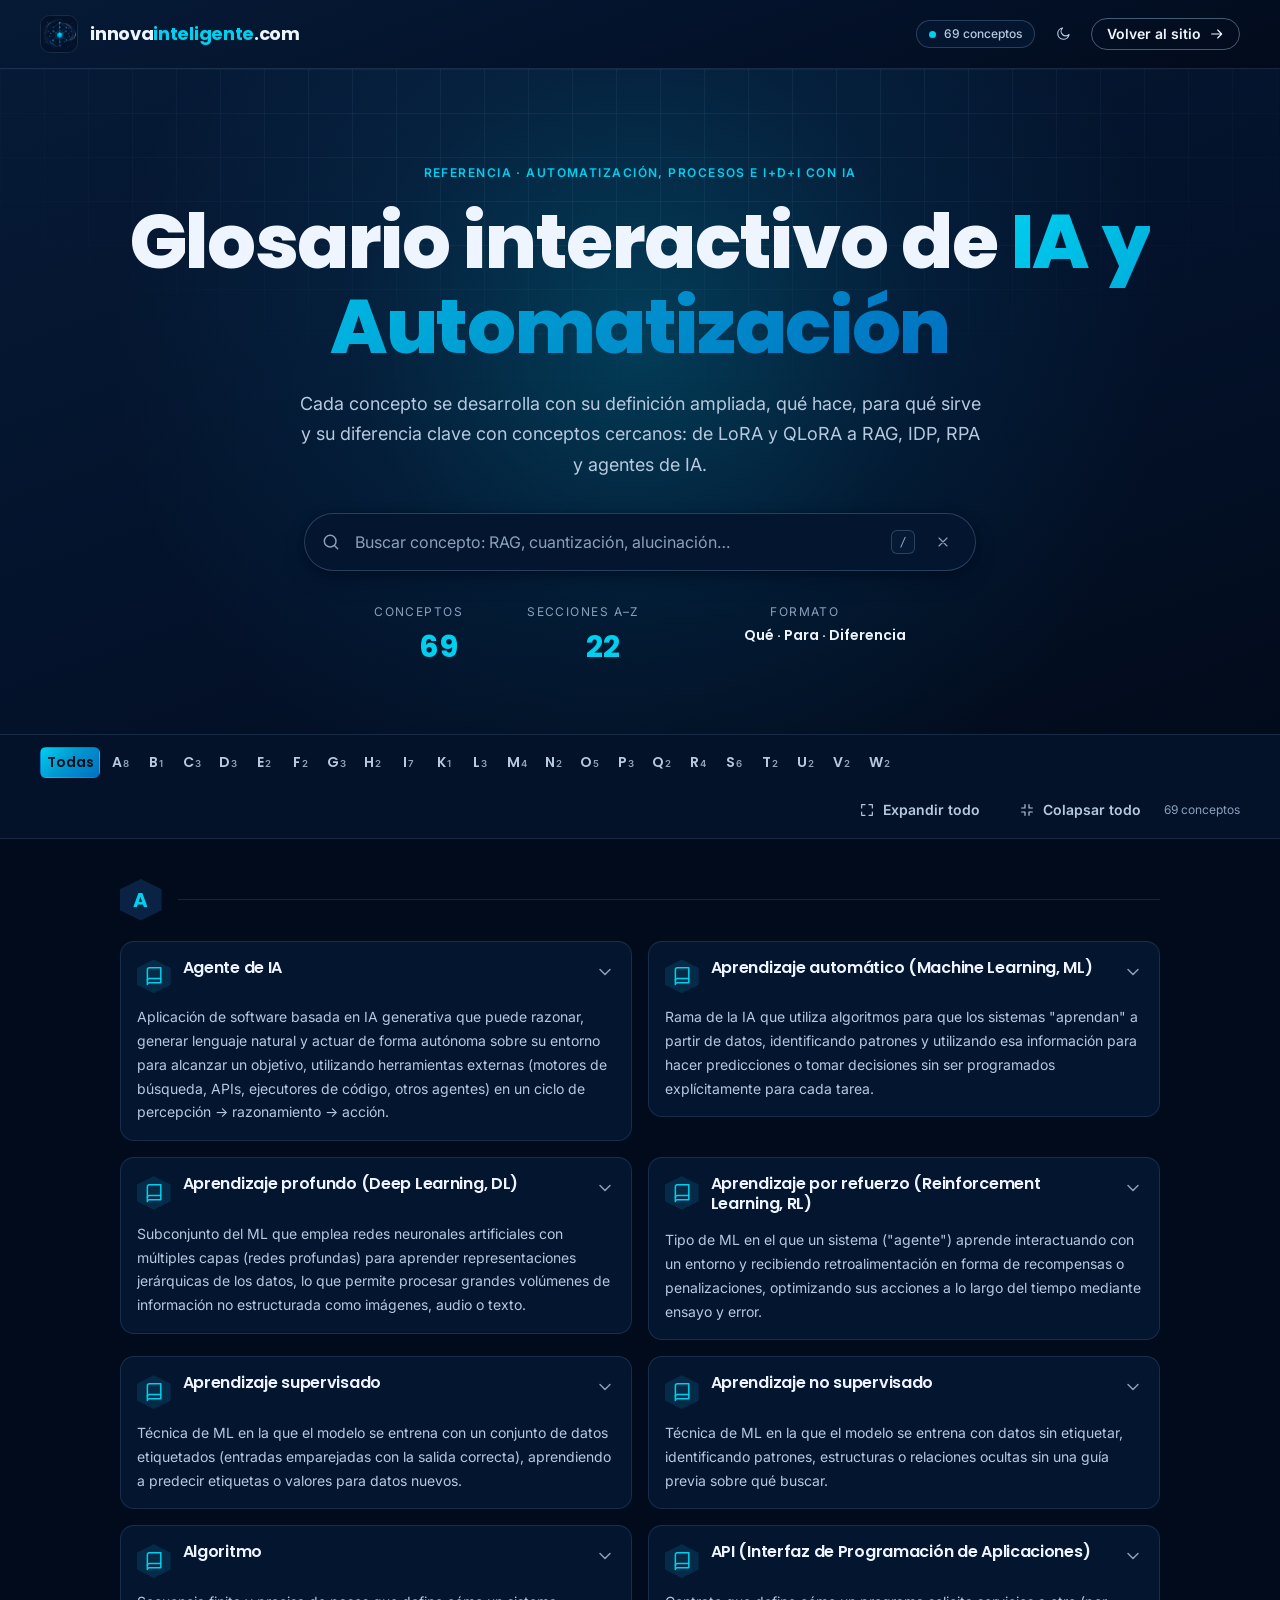
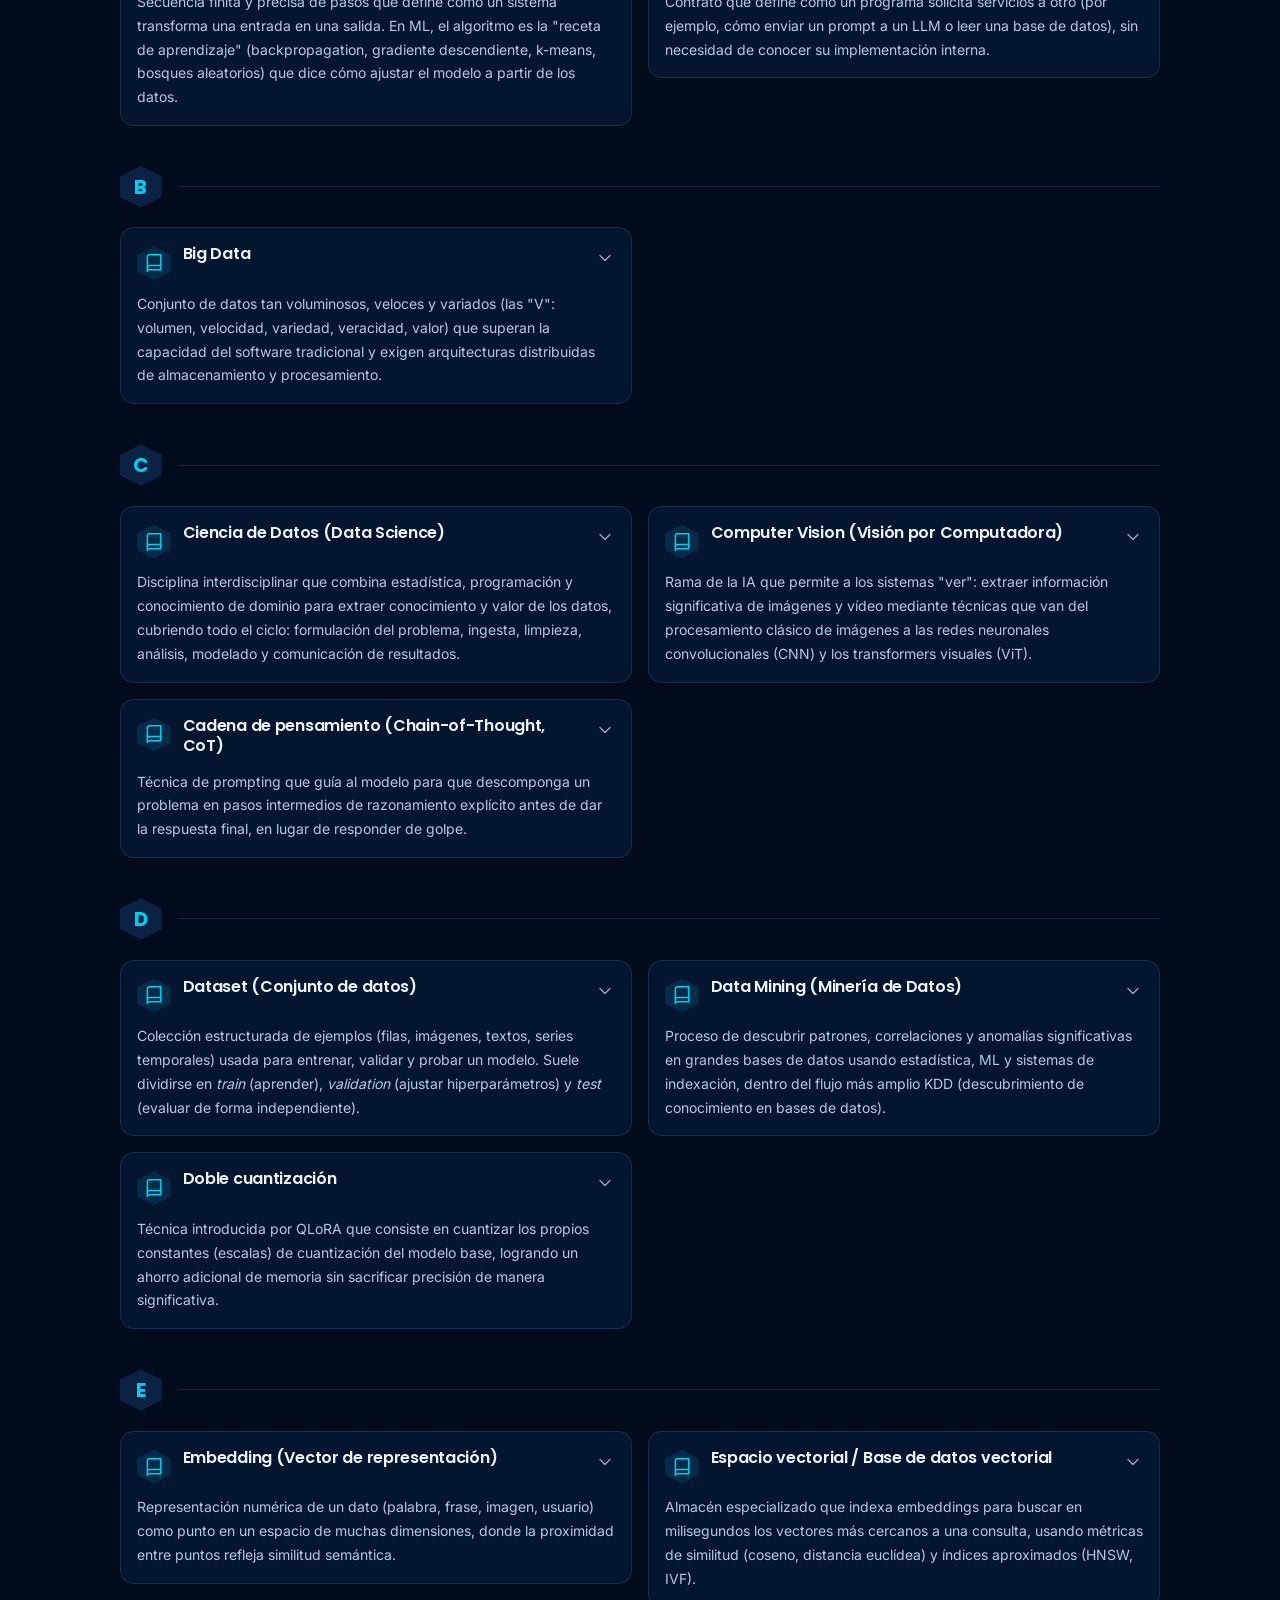
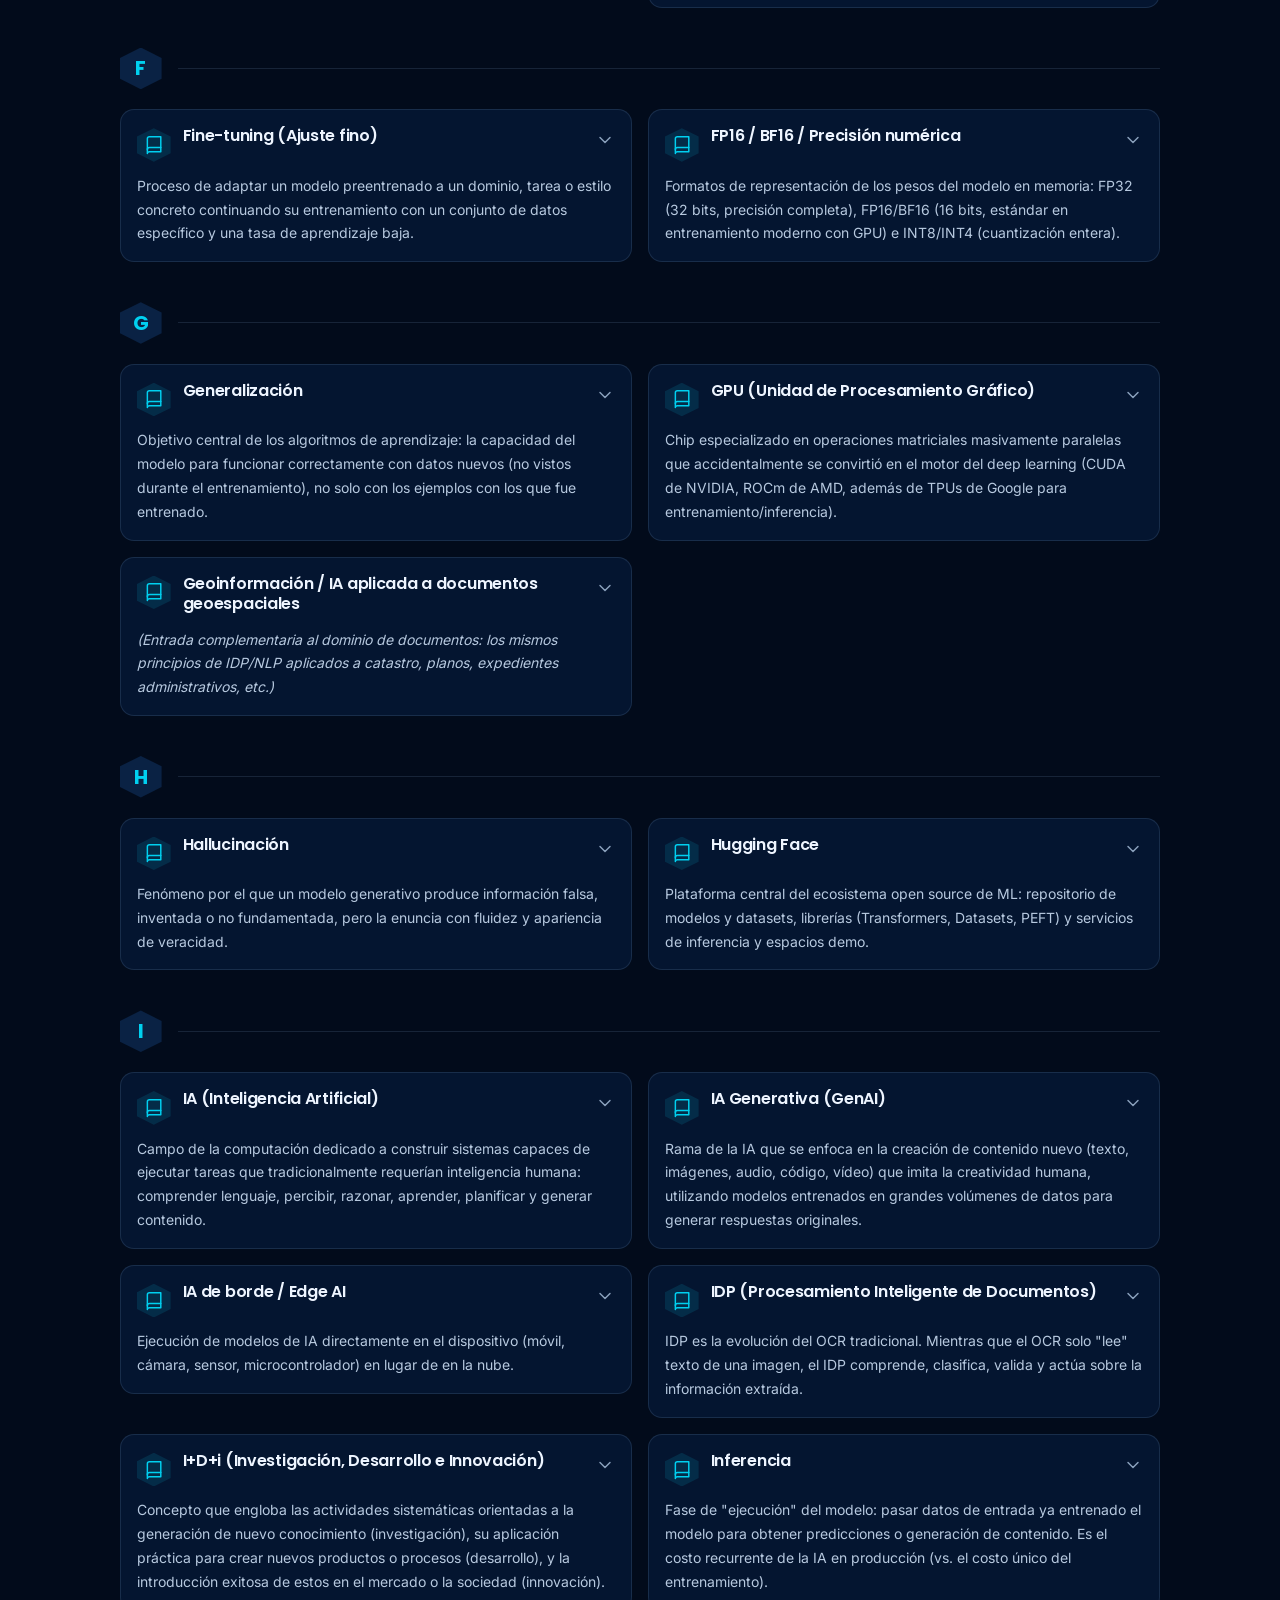
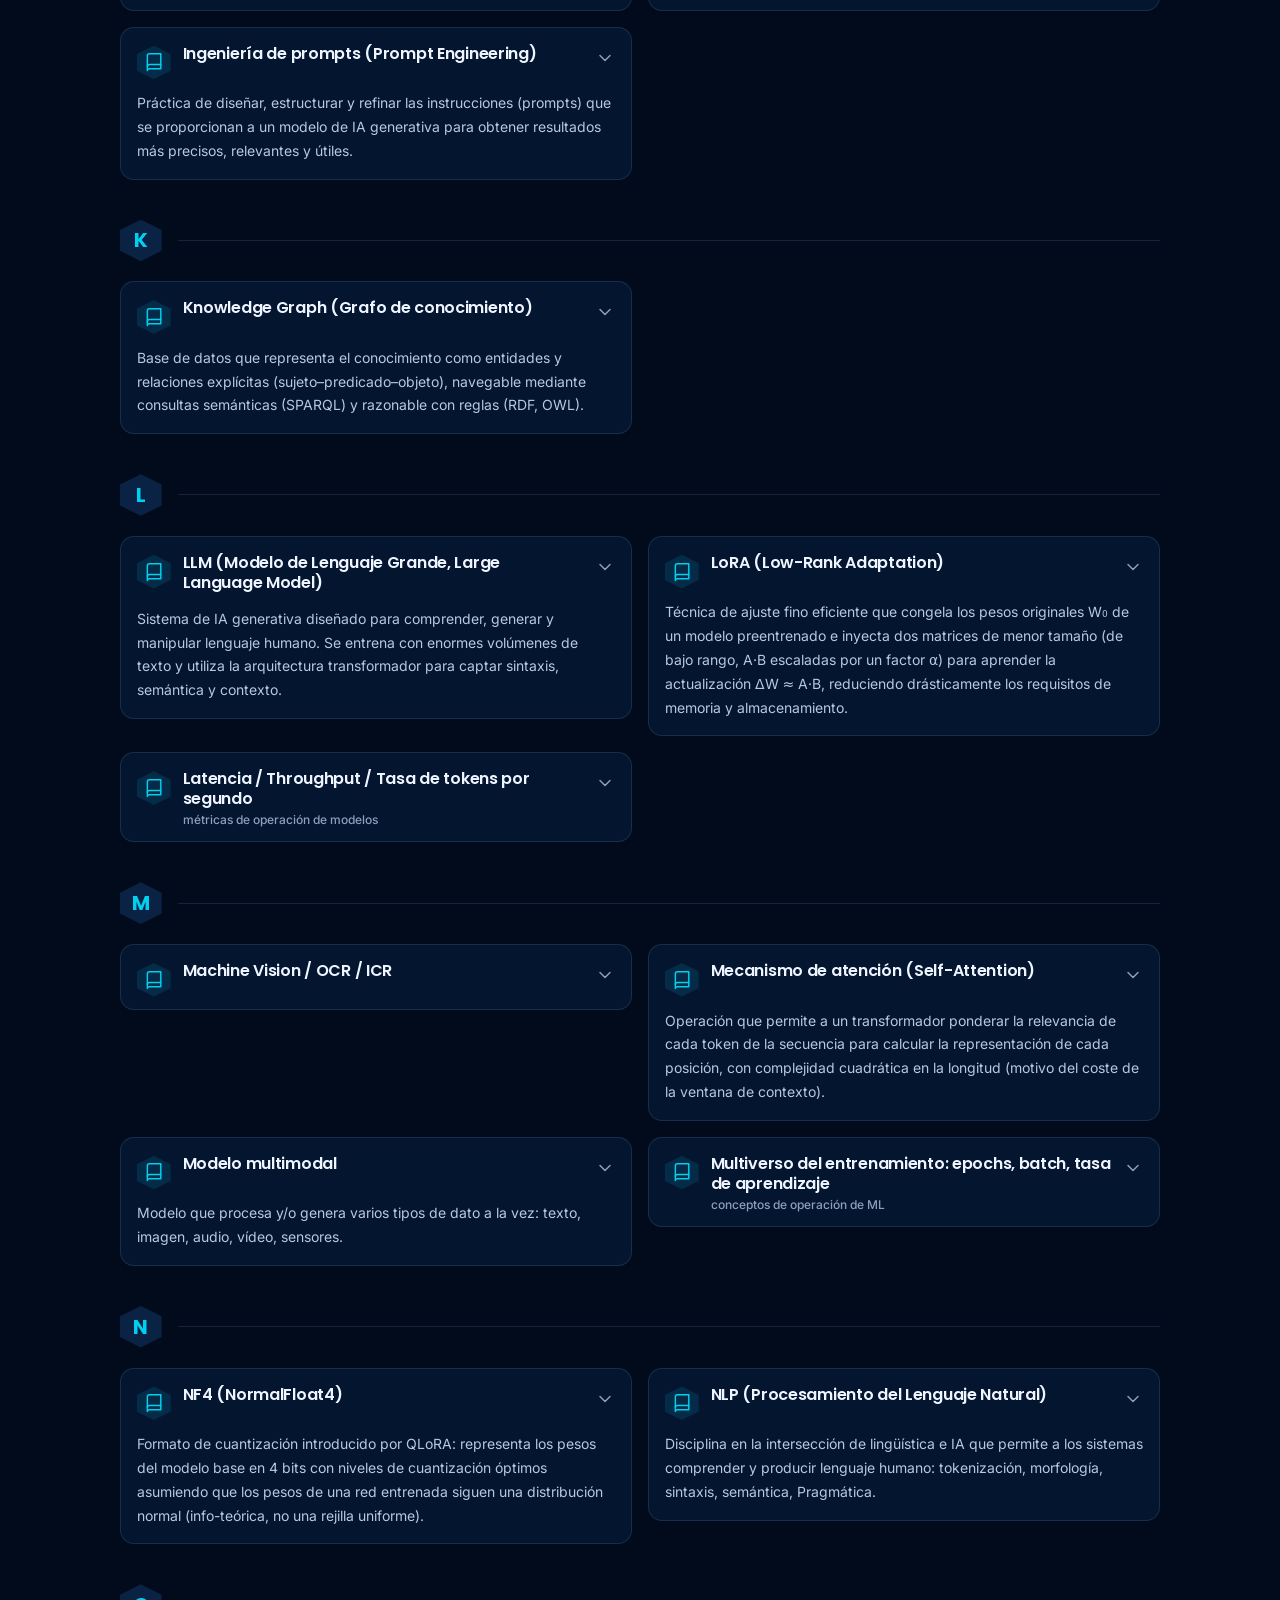
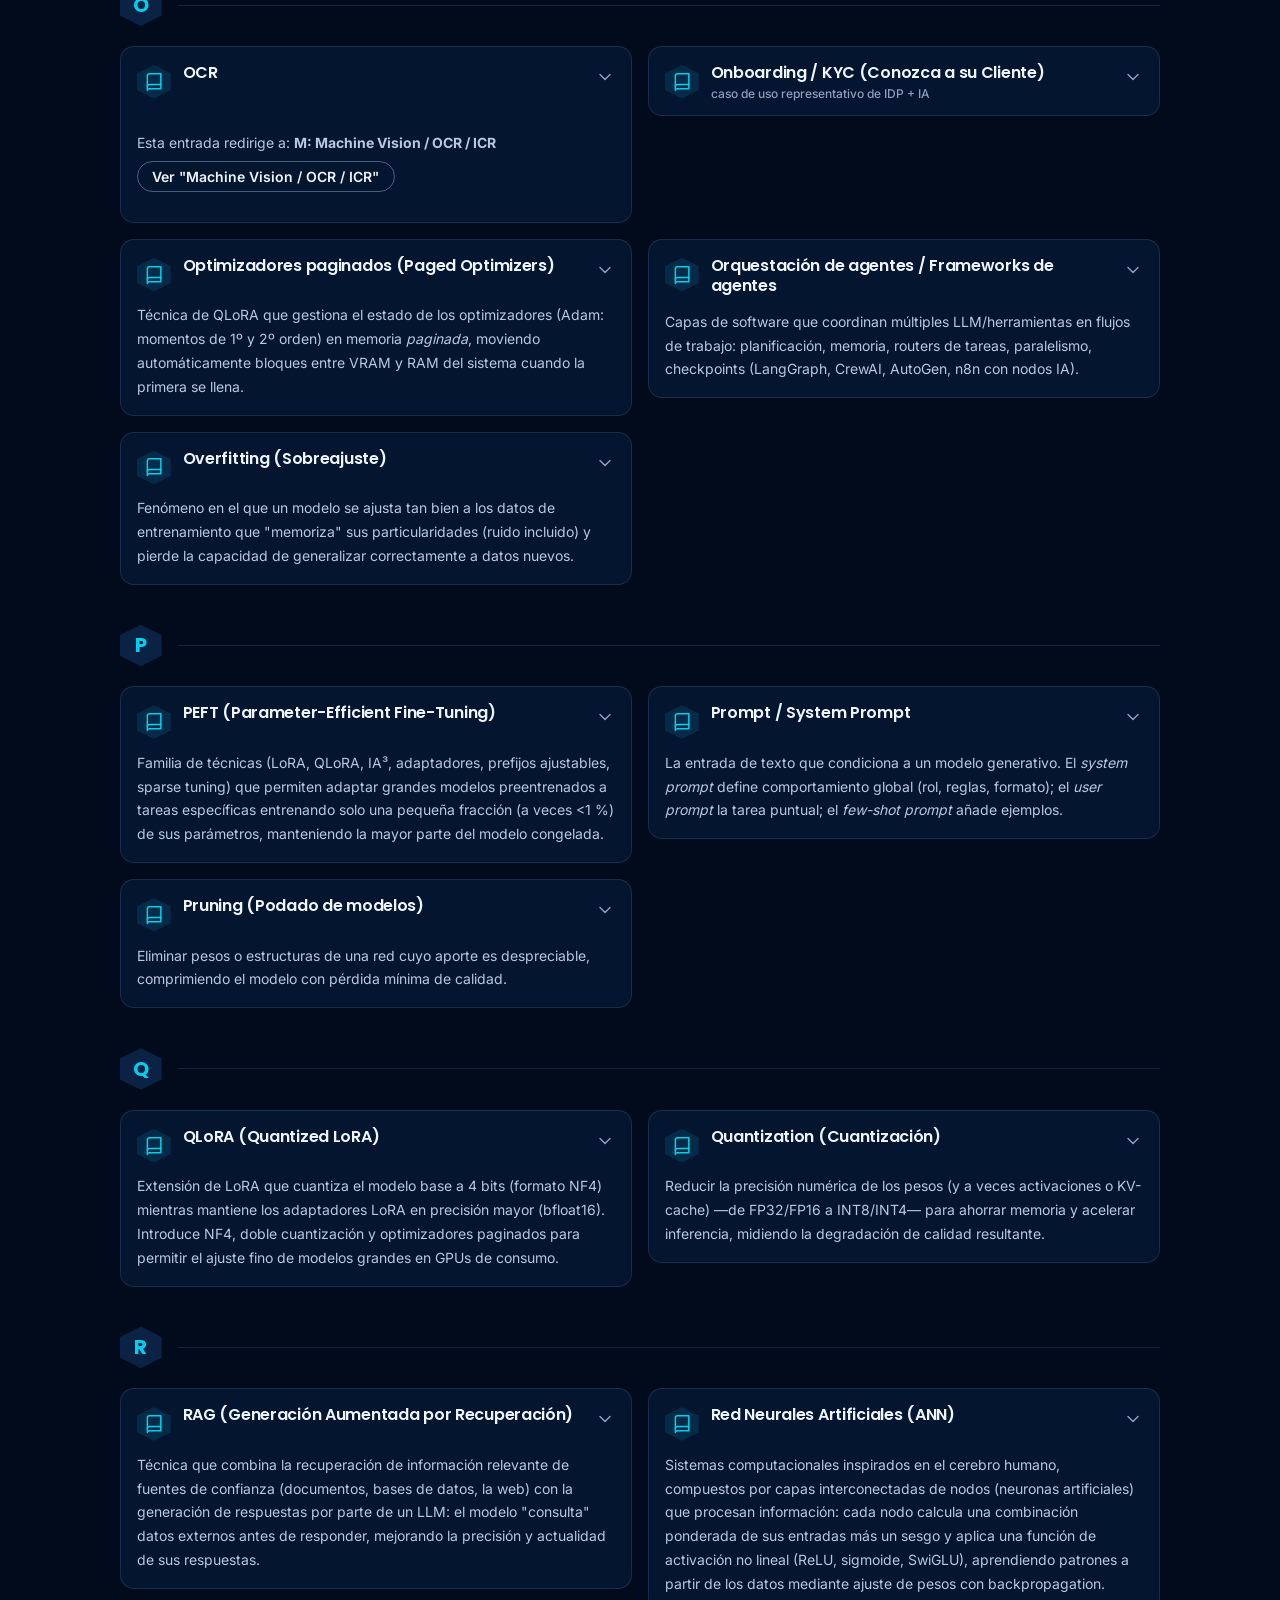
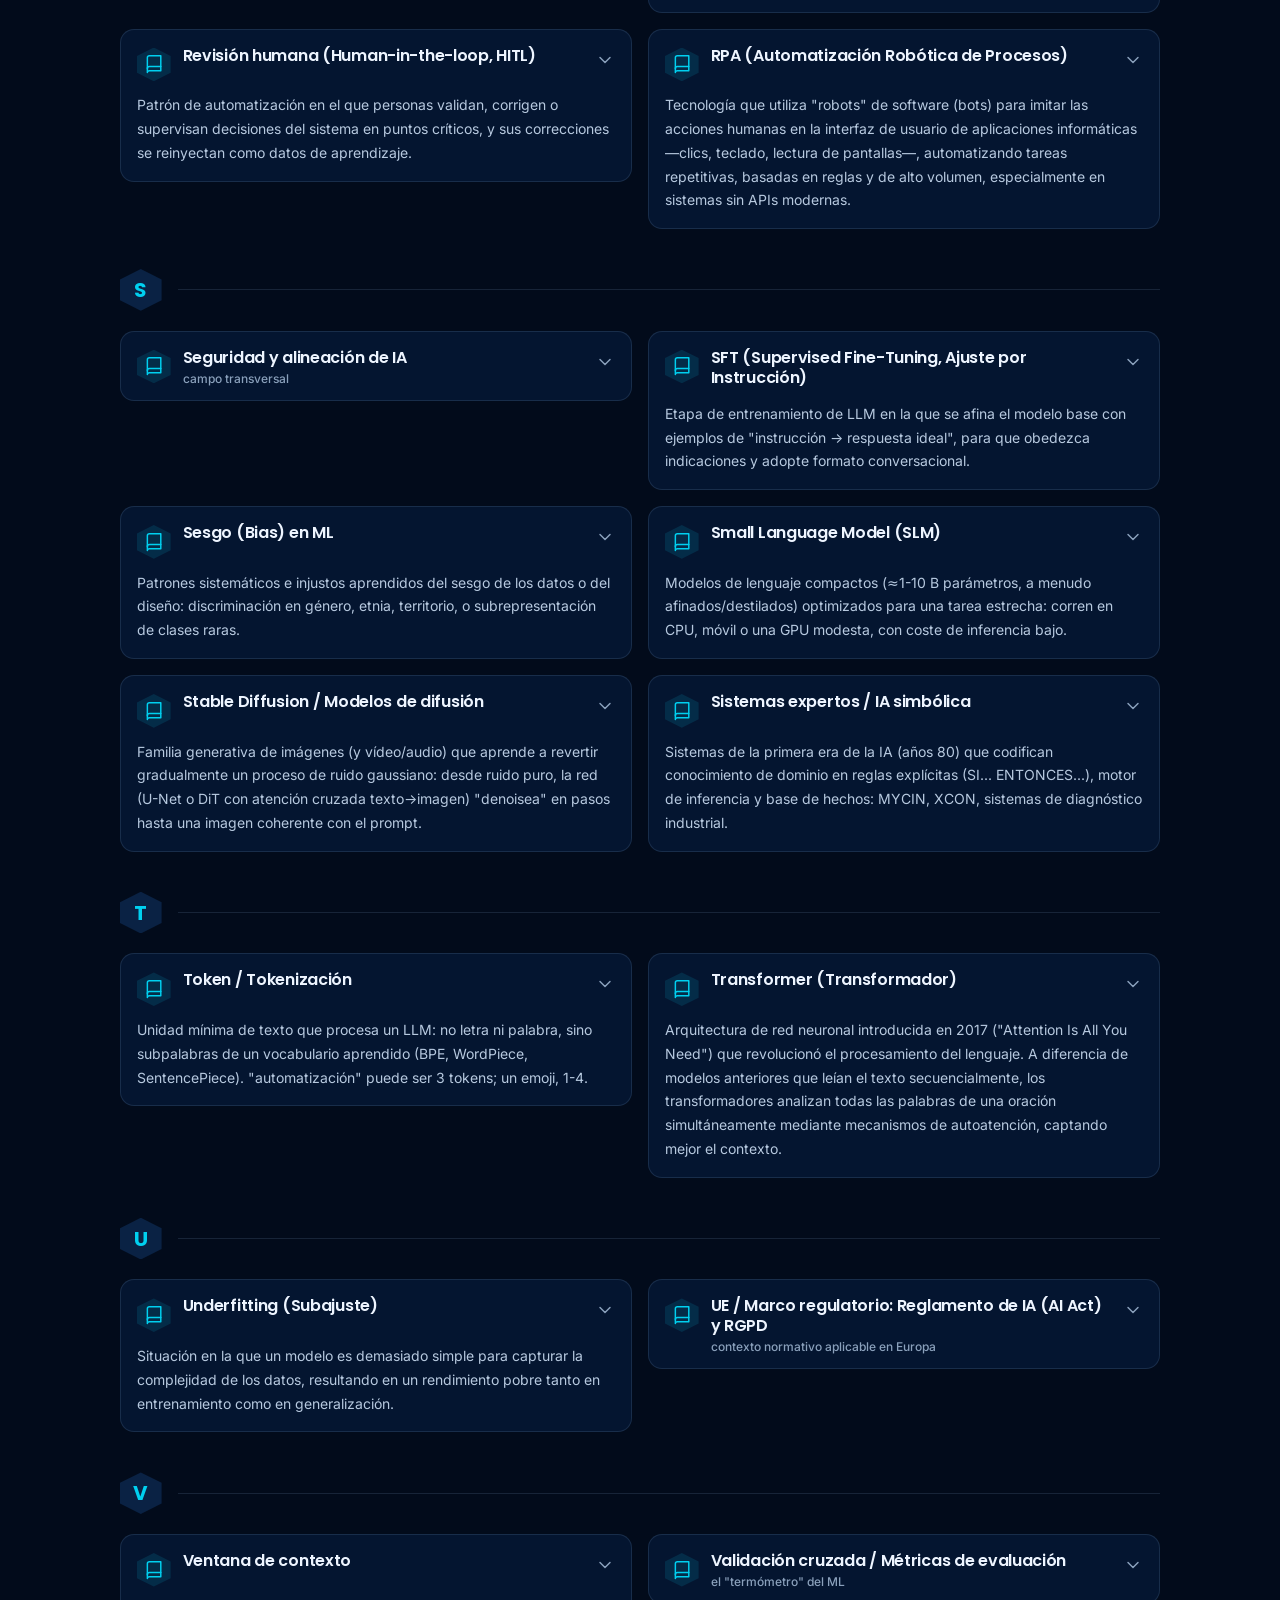
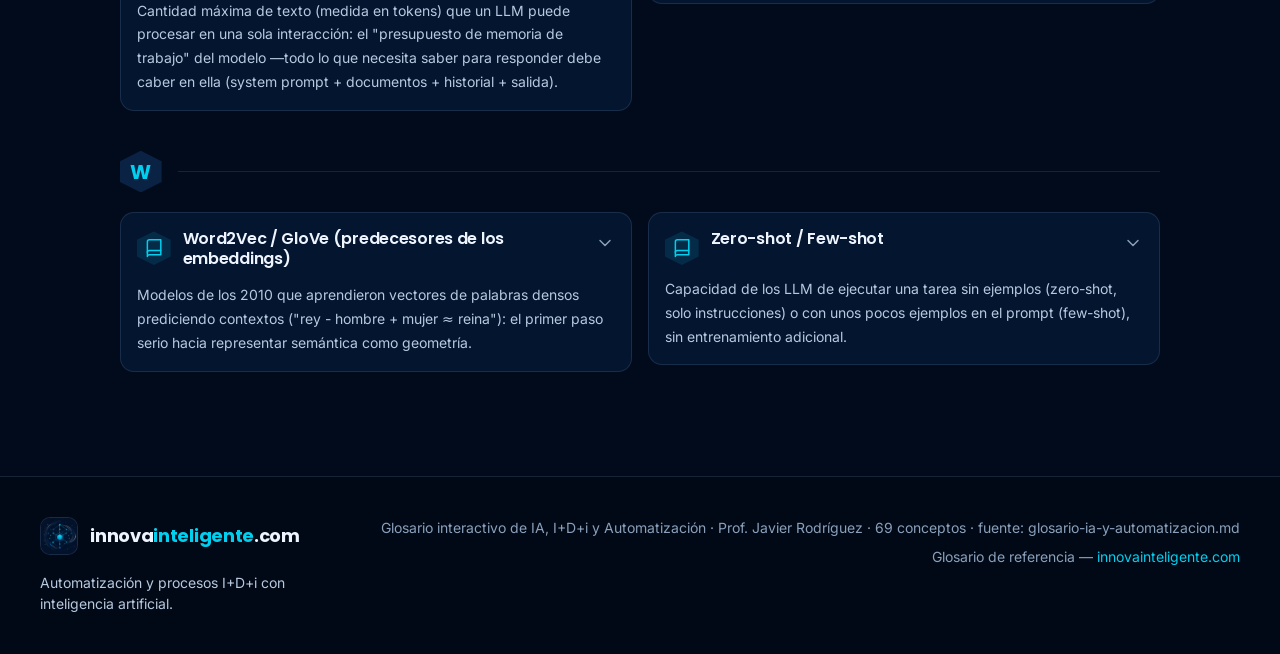
<file: glosario/index.html>
<!DOCTYPE html>
<html lang="es" data-theme="dark">
<head>
  <meta charset="utf-8">
  <meta name="viewport" content="width=device-width, initial-scale=1">
  <title>Glosario interactivo · IA, I+D+i y Automatización · Innovainteligente</title>
  <meta name="description" content="Glosario interactivo de inteligencia artificial, I+D+i, machine learning y automatización: RAG, IDP, RPA, LoRA, QLoRA, LLM y más. Estilo Innovainteligente.">
  <meta name="author" content="Prof. Javier Rodríguez · Innovainteligente">
  <meta name="theme-color" content="#031129" id="meta-theme-color">
  <link rel="icon" type="image/png" sizes="32x32" href="assets/brand/favicon-32.png">
  <link rel="icon" type="image/png" sizes="64x64" href="assets/brand/favicon-64.png">
  <link rel="apple-touch-icon" href="assets/brand/favicon-180.png">
  <link rel="preload" href="assets/brand/logo-mark.webp" as="image" type="image/webp">
  <link rel="stylesheet" href="css/fonts.css">
  <link rel="stylesheet" href="css/tokens.css">
  <link rel="stylesheet" href="css/glosario.css">
  <script src="js/theme-init.js"></script>
</head>
<body>
  <a class="skip-link" href="#contenido">Saltar al contenido</a>
  <div class="progress" aria-hidden="true"><span id="scroll-progress"></span></div>

  <noscript>
    <style>
      .gl-card__body { display: block !important; }
      .gl-card__toggle { display: none !important; }
      .gl-letters, .gl-tools__search, .gl-toolbar__actions { display: none !important; }
    </style>
  </noscript>

  <!-- Sprite de iconos (mismo trazado que la landing) -->
  <svg class="icon-sprite" aria-hidden="true" focusable="false" xmlns="http://www.w3.org/2000/svg">
    <defs>
      <symbol id="i-arrow-right" viewBox="0 0 24 24" fill="none" stroke="currentColor" stroke-width="1.75" stroke-linecap="round" stroke-linejoin="round"><path d="M4 12h15M13 6l6 6-6 6"/></symbol>
      <symbol id="i-plus" viewBox="0 0 24 24" fill="none" stroke="currentColor" stroke-width="1.75" stroke-linecap="round" stroke-linejoin="round"><path d="M12 5v14M5 12h14"/></symbol>
      <symbol id="i-x" viewBox="0 0 24 24" fill="none" stroke="currentColor" stroke-width="1.75" stroke-linecap="round" stroke-linejoin="round"><path d="M18 6L6 18M6 6l12 12"/></symbol>
      <symbol id="i-sun" viewBox="0 0 24 24" fill="none" stroke="currentColor" stroke-width="1.75" stroke-linecap="round" stroke-linejoin="round"><circle cx="12" cy="12" r="4"/><path d="M12 2v2M12 20v2M2 12h2M20 12h2M4.9 4.9l1.4 1.4M17.7 17.7l1.4 1.4M19.1 4.9l-1.4 1.4M6.3 17.7l-1.4 1.4"/></symbol>
      <symbol id="i-moon" viewBox="0 0 24 24" fill="none" stroke="currentColor" stroke-width="1.75" stroke-linecap="round" stroke-linejoin="round"><path d="M21 12.8A8.5 8.5 0 1111.2 3a6.6 6.6 0 009.8 9.8z"/></symbol>
      <symbol id="i-search" viewBox="0 0 24 24" fill="none" stroke="currentColor" stroke-width="1.75" stroke-linecap="round" stroke-linejoin="round"><circle cx="11" cy="11" r="7"/><path d="M20 20l-3.6-3.6"/></symbol>
      <symbol id="i-book" viewBox="0 0 24 24" fill="none" stroke="currentColor" stroke-width="1.75" stroke-linecap="round" stroke-linejoin="round"><path d="M4 4.5A2.5 2.5 0 016.5 2H20v18H6.5A2.5 2.5 0 004 22V4.5z"/><path d="M4 17.5A2.5 2.5 0 016.5 15H20"/></symbol>
      <symbol id="i-link" viewBox="0 0 24 24" fill="none" stroke="currentColor" stroke-width="1.75" stroke-linecap="round" stroke-linejoin="round"><path d="M10 14a4.5 4.5 0 006.4 0l3-3a4.5 4.5 0 00-6.4-6.4l-1.5 1.5"/><path d="M14 10a4.5 4.5 0 00-6.4 0l-3 3a4.5 4.5 0 006.4 6.4l1.5-1.5"/></symbol>
      <symbol id="i-info" viewBox="0 0 24 24" fill="none" stroke="currentColor" stroke-width="1.75" stroke-linecap="round" stroke-linejoin="round"><circle cx="12" cy="12" r="9"/><path d="M12 11v5M12 7.6v.4"/></symbol>
      <symbol id="i-chev-down" viewBox="0 0 24 24" fill="none" stroke="currentColor" stroke-width="1.75" stroke-linecap="round" stroke-linejoin="round"><path d="M6 9l6 6 6-6"/></symbol>
      <symbol id="i-expand" viewBox="0 0 24 24" fill="none" stroke="currentColor" stroke-width="1.75" stroke-linecap="round" stroke-linejoin="round"><path d="M4 9V4h5M15 4h5v5M20 15v5h-5M9 20H4v-5"/></symbol>
      <symbol id="i-collapse" viewBox="0 0 24 24" fill="none" stroke="currentColor" stroke-width="1.75" stroke-linecap="round" stroke-linejoin="round"><path d="M9 4v5H4M20 9h-5V4M15 20v-5h5M4 15h5v5"/></symbol>
    </defs>
  </svg>

  <header class="gl-header theme-ink" id="cabecera">
    <div class="container container--wide gl-header__inner">
      <a class="gl-brand" href="https://innovainteligente.com" aria-label="Innovainteligente, volver al sitio">
        <span class="gl-brand__tile" aria-hidden="true">
          <img src="assets/brand/logo-mark.webp" alt="" width="640" height="640">
        </span>
        <span class="gl-brand__name">innova<span>inteligente</span>.com</span>
      </a>
      <div class="gl-header__actions">
        <span class="badge badge--dot" id="contador-badge" aria-live="polite">69 conceptos</span>
        <button class="btn btn--icon btn--sm btn--ghost theme-toggle" id="theme-toggle" type="button" aria-label="Cambiar a tema claro" aria-pressed="false">
          <svg class="icon icon--sm icon-moon" aria-hidden="true" focusable="false"><use href="#i-moon"></use></svg>
          <svg class="icon icon--sm icon-sun" aria-hidden="true" focusable="false"><use href="#i-sun"></use></svg>
        </button>
        <a class="btn btn--outline btn--sm gl-home-cta" href="https://innovainteligente.com">
          Volver al sitio
          <svg class="icon icon--sm" aria-hidden="true" focusable="false"><use href="#i-arrow-right"></use></svg>
        </a>
      </div>
    </div>
  </header>

  <main id="contenido" tabindex="-1">
    <!-- ================================= HERO ================================= -->
    <section class="gl-hero theme-ink" id="inicio" aria-labelledby="hero-title">
      <div class="gl-hero__grid" aria-hidden="true"></div>
      <div class="container container--wide gl-hero__inner">
        <span class="kicker">Referencia · Automatización, procesos e I+D+i con IA</span>
        <h1 class="gl-hero__title" id="hero-title">Glosario interactivo de <span class="gl-gradient">IA y Automatización</span></h1>
        <p class="gl-hero__lead">Cada concepto se desarrolla con su definición ampliada, qué hace, para qué sirve y su diferencia clave con conceptos cercanos: de LoRA y QLoRA a RAG, IDP, RPA y agentes de IA.</p>

        <div class="gl-hero__search">
          <div class="gl-search" role="search">
            <svg class="icon gl-search__icon" aria-hidden="true" focusable="false"><use href="#i-search"></use></svg>
            <input class="gl-search__input" id="buscador" type="search" placeholder="Buscar concepto: RAG, cuantización, alucinación…" aria-label="Buscar en el glosario" autocomplete="off">
            <kbd class="gl-search__kbd" aria-hidden="true">/</kbd>
            <button class="btn btn--icon btn--sm btn--ghost gl-search__clear" id="limpiar" type="button" hidden aria-label="Limpiar búsqueda">
              <svg class="icon icon--sm" aria-hidden="true" focusable="false"><use href="#i-x"></use></svg>
            </button>
          </div>
        </div>

        <dl class="gl-hero__stats">
          <div class="gl-stat"><dt>Conceptos</dt><dd class="gl-stat__value" id="stat-entradas">69</dd></div>
          <div class="gl-stat"><dt>Secciones A–Z</dt><dd class="gl-stat__value" id="stat-letras">22</dd></div>
          <div class="gl-stat"><dt>Formato</dt><dd class="gl-stat__value gl-stat__value--text">Qué · Para · Diferencia</dd></div>
        </dl>
      </div>
    </section>

    <!-- =============================== TOOLBAR =============================== -->
    <div class="gl-toolbar" id="barra">
      <div class="container container--wide gl-toolbar__inner">
        <nav class="gl-letters" id="letras" aria-label="Índice alfabético"></nav>
        <div class="gl-toolbar__actions">
          <button class="btn btn--ghost btn--sm" id="expandir" type="button">
            <svg class="icon icon--sm" aria-hidden="true" focusable="false"><use href="#i-expand"></use></svg>
            <span class="gl-btn-label">Expandir todo</span>
          </button>
          <button class="btn btn--ghost btn--sm" id="colapsar" type="button">
            <svg class="icon icon--sm" aria-hidden="true" focusable="false"><use href="#i-collapse"></use></svg>
            <span class="gl-btn-label">Colapsar todo</span>
          </button>
          <span class="gl-toolbar__count" id="resultados" role="status" aria-live="polite"></span>
        </div>
      </div>
    </div>

    <!-- =============================== GLOSARIO =============================== -->
    <section class="gl-section" aria-label="Conceptos del glosario">
      <div class="container">
        <div id="lista"></div>
        <div class="gl-empty" id="vacio" hidden>
          <span class="hex hex--lg" aria-hidden="true"><svg><use href="#i-search"></use></svg></span>
          <h2>Sin resultados</h2>
          <p id="vacio-texto">No hay conceptos que coincidan con tu búsqueda.</p>
          <button class="btn btn--primary btn--sm" id="vacio-reset" type="button">Ver todos los conceptos</button>
        </div>
      </div>
    </section>
  </main>

  <footer class="gl-footer">
    <div class="container container--wide">
      <div class="gl-footer__inner">
        <div class="gl-footer__brand">
          <a class="gl-brand" href="https://innovainteligente.com" aria-label="Innovainteligente, volver al inicio">
            <span class="gl-brand__tile" aria-hidden="true"><img src="assets/brand/logo-mark.webp" alt="" width="640" height="640"></span>
            <span class="gl-brand__name">innova<span>inteligente</span>.com</span>
          </a>
          <p>Automatización y procesos I+D+i con inteligencia artificial.</p>
        </div>
        <div class="gl-footer__meta">
          <p id="footer-fuente"></p>
          <p class="gl-footer__note">Glosario de referencia — <a class="link" href="https://innovainteligente.com">innovainteligente.com</a></p>
        </div>
      </div>
    </div>
  </footer>

  <script src="js/data.js"></script>
  <script src="js/app.js"></script>
</body>
</html>
</file>
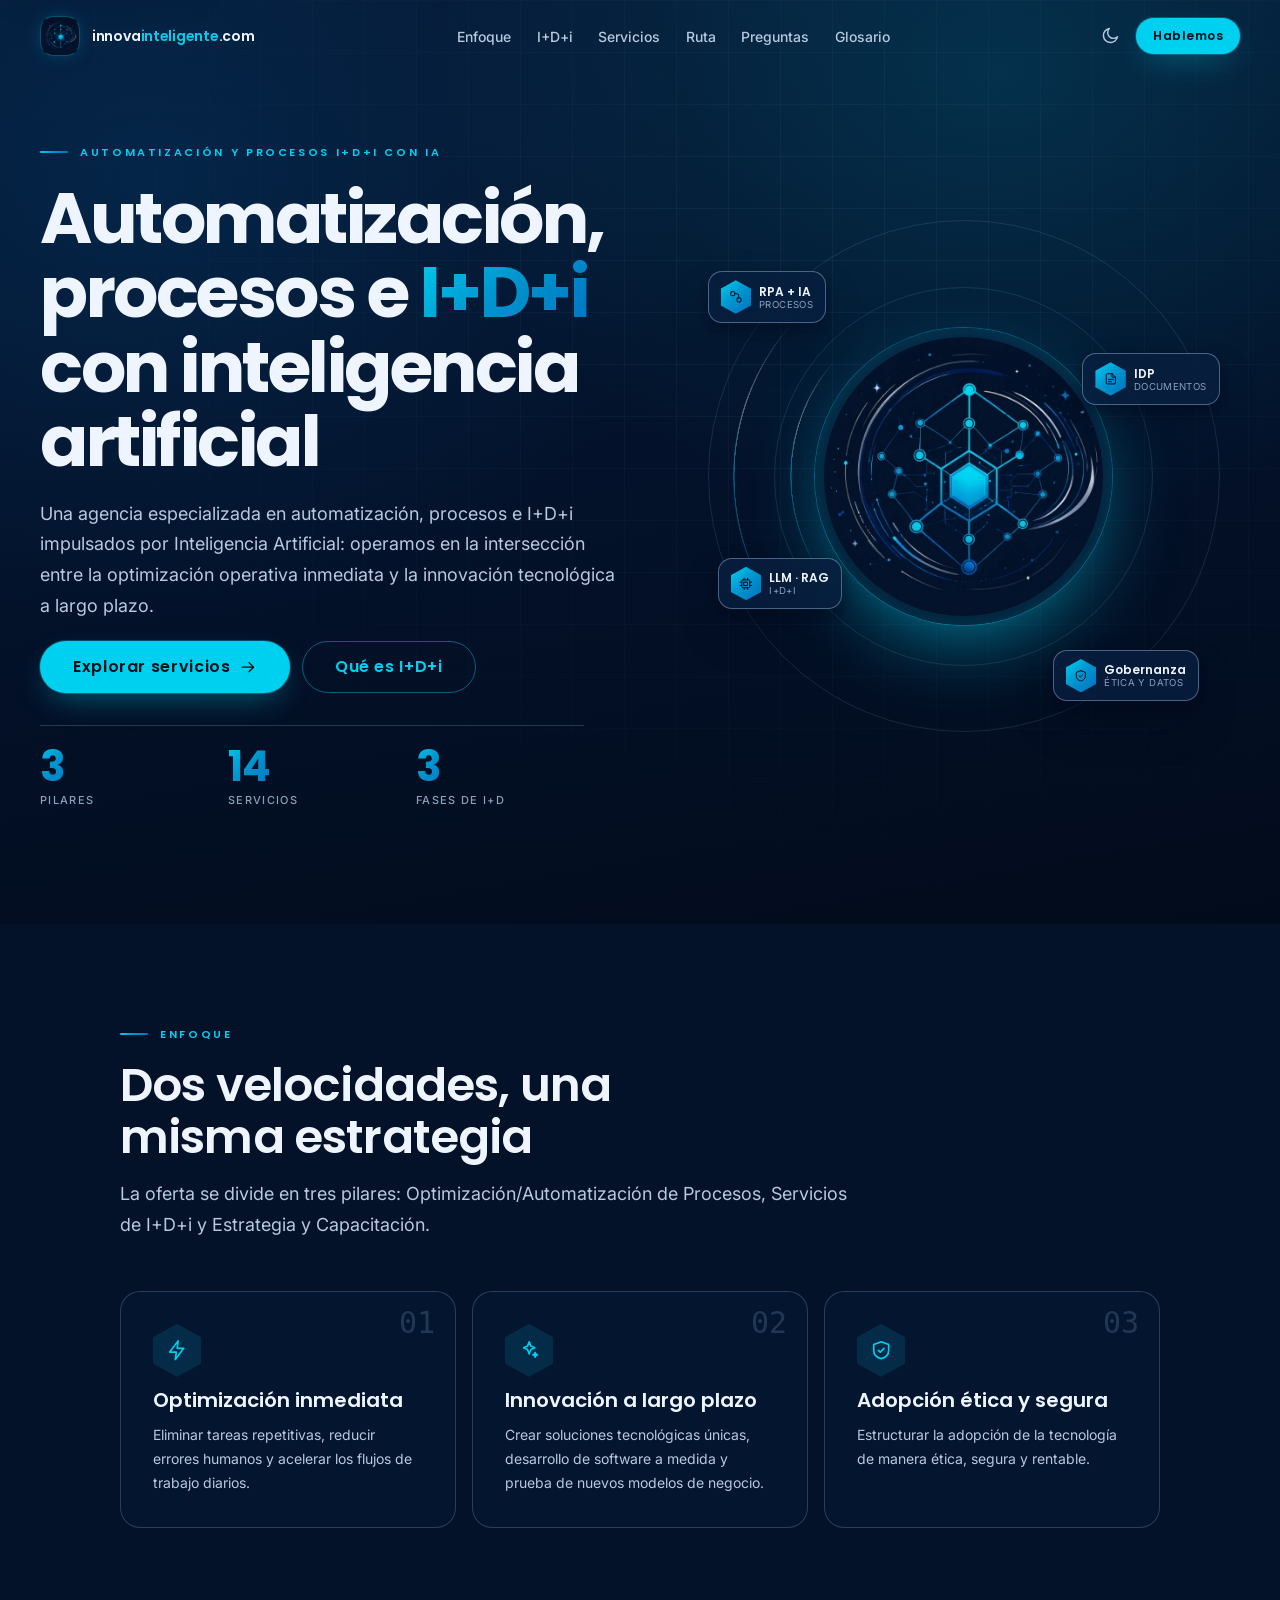
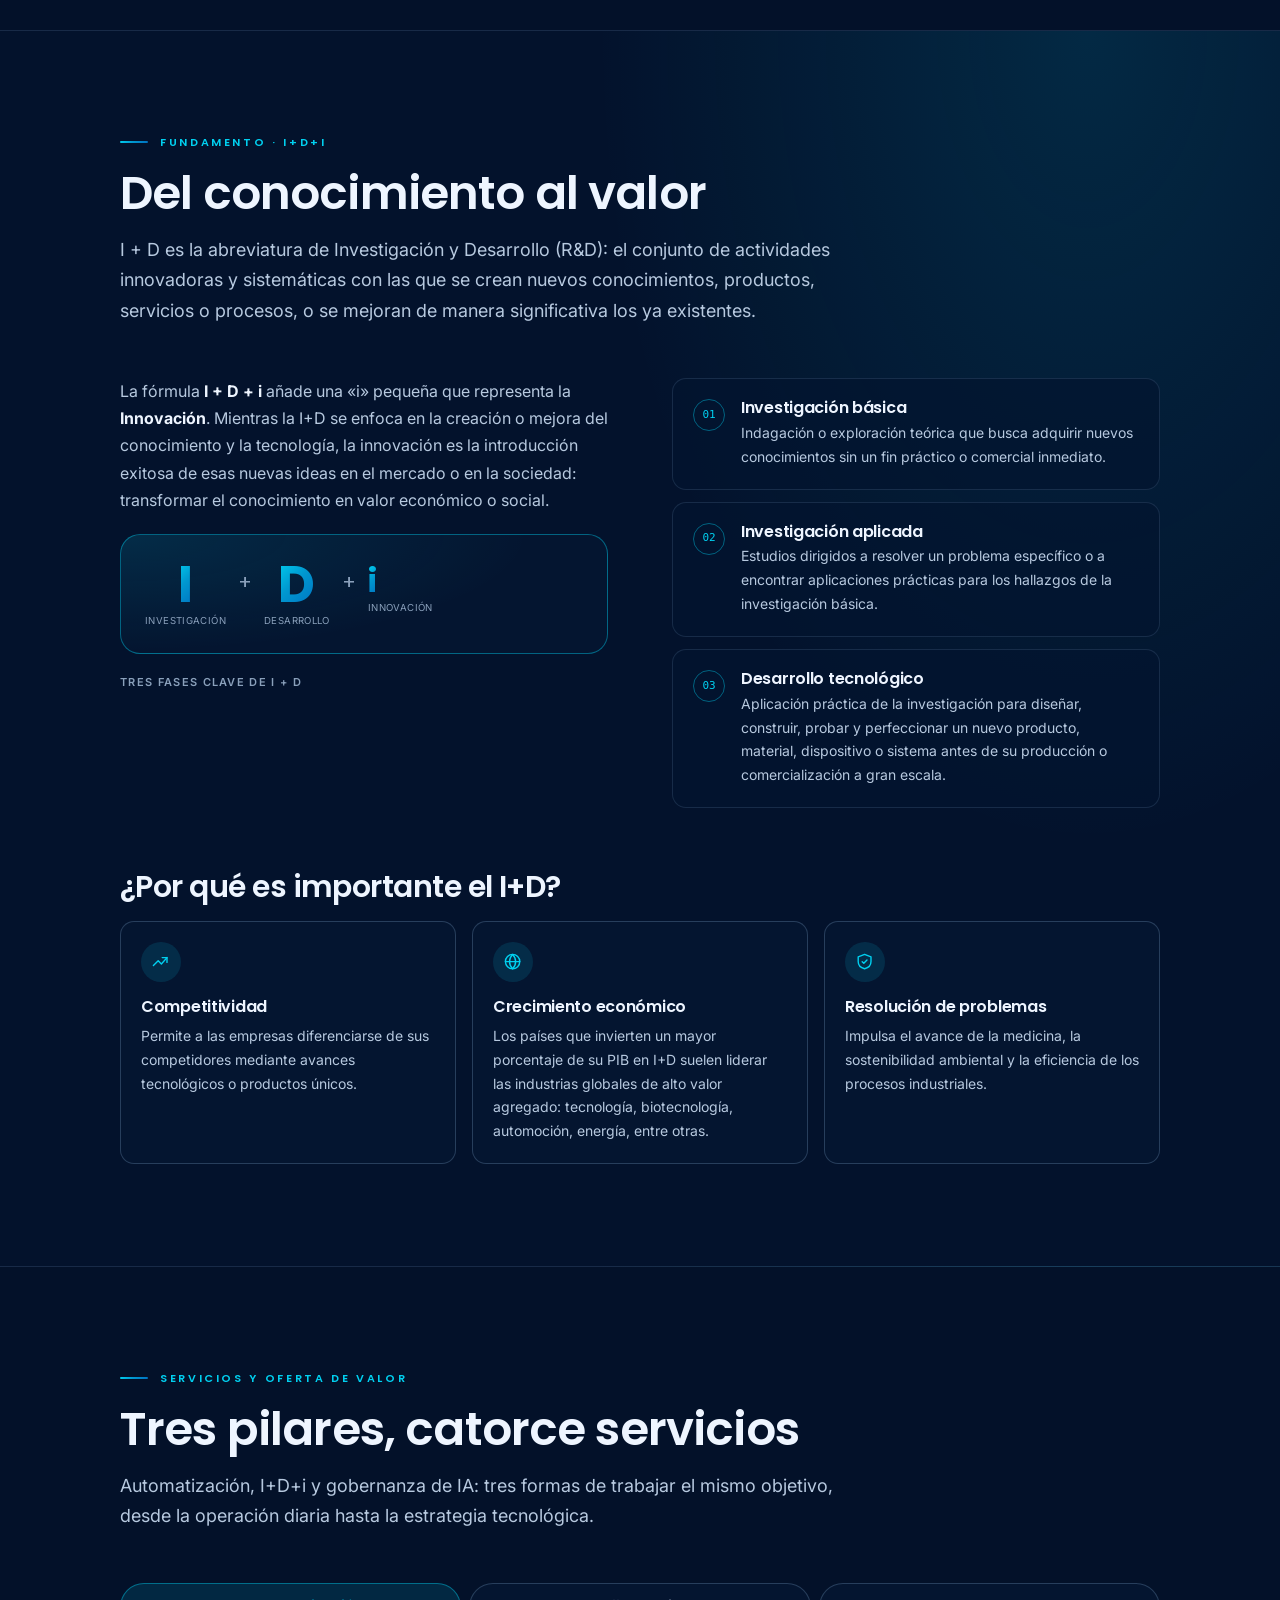
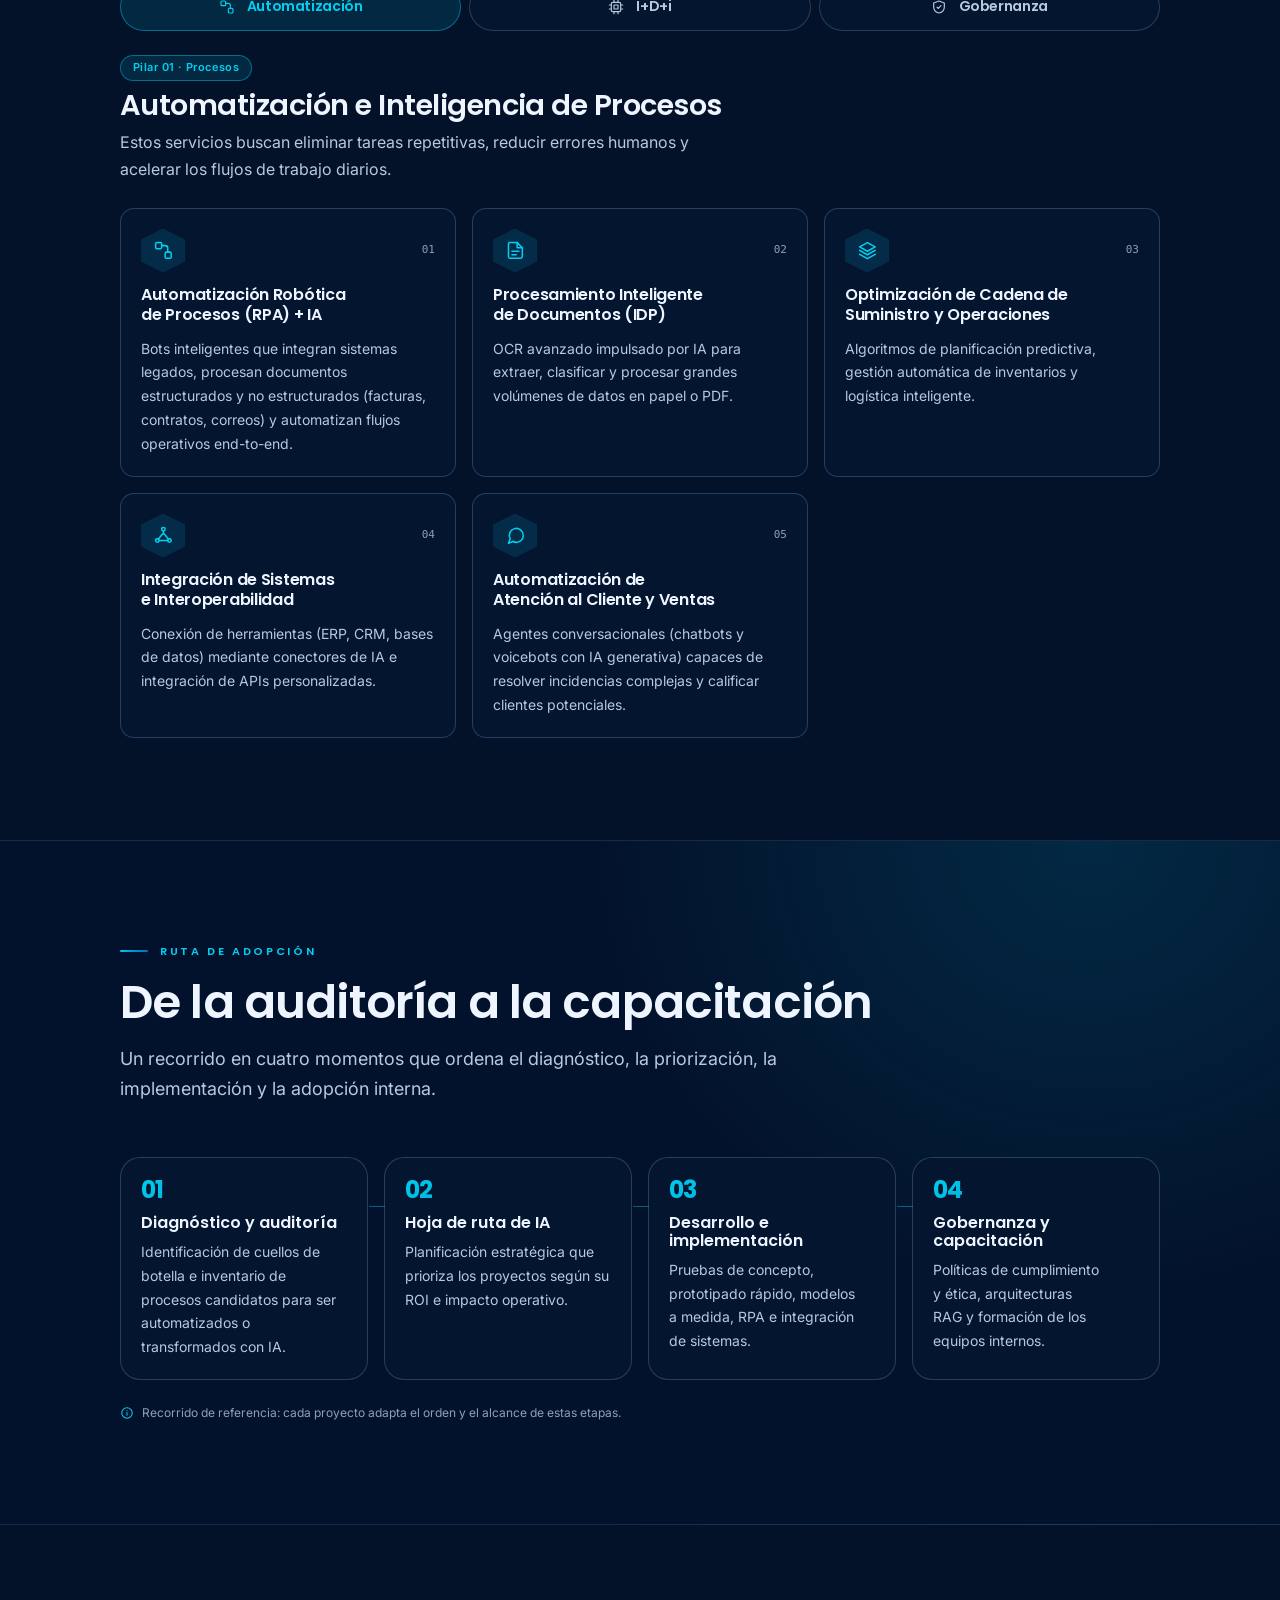
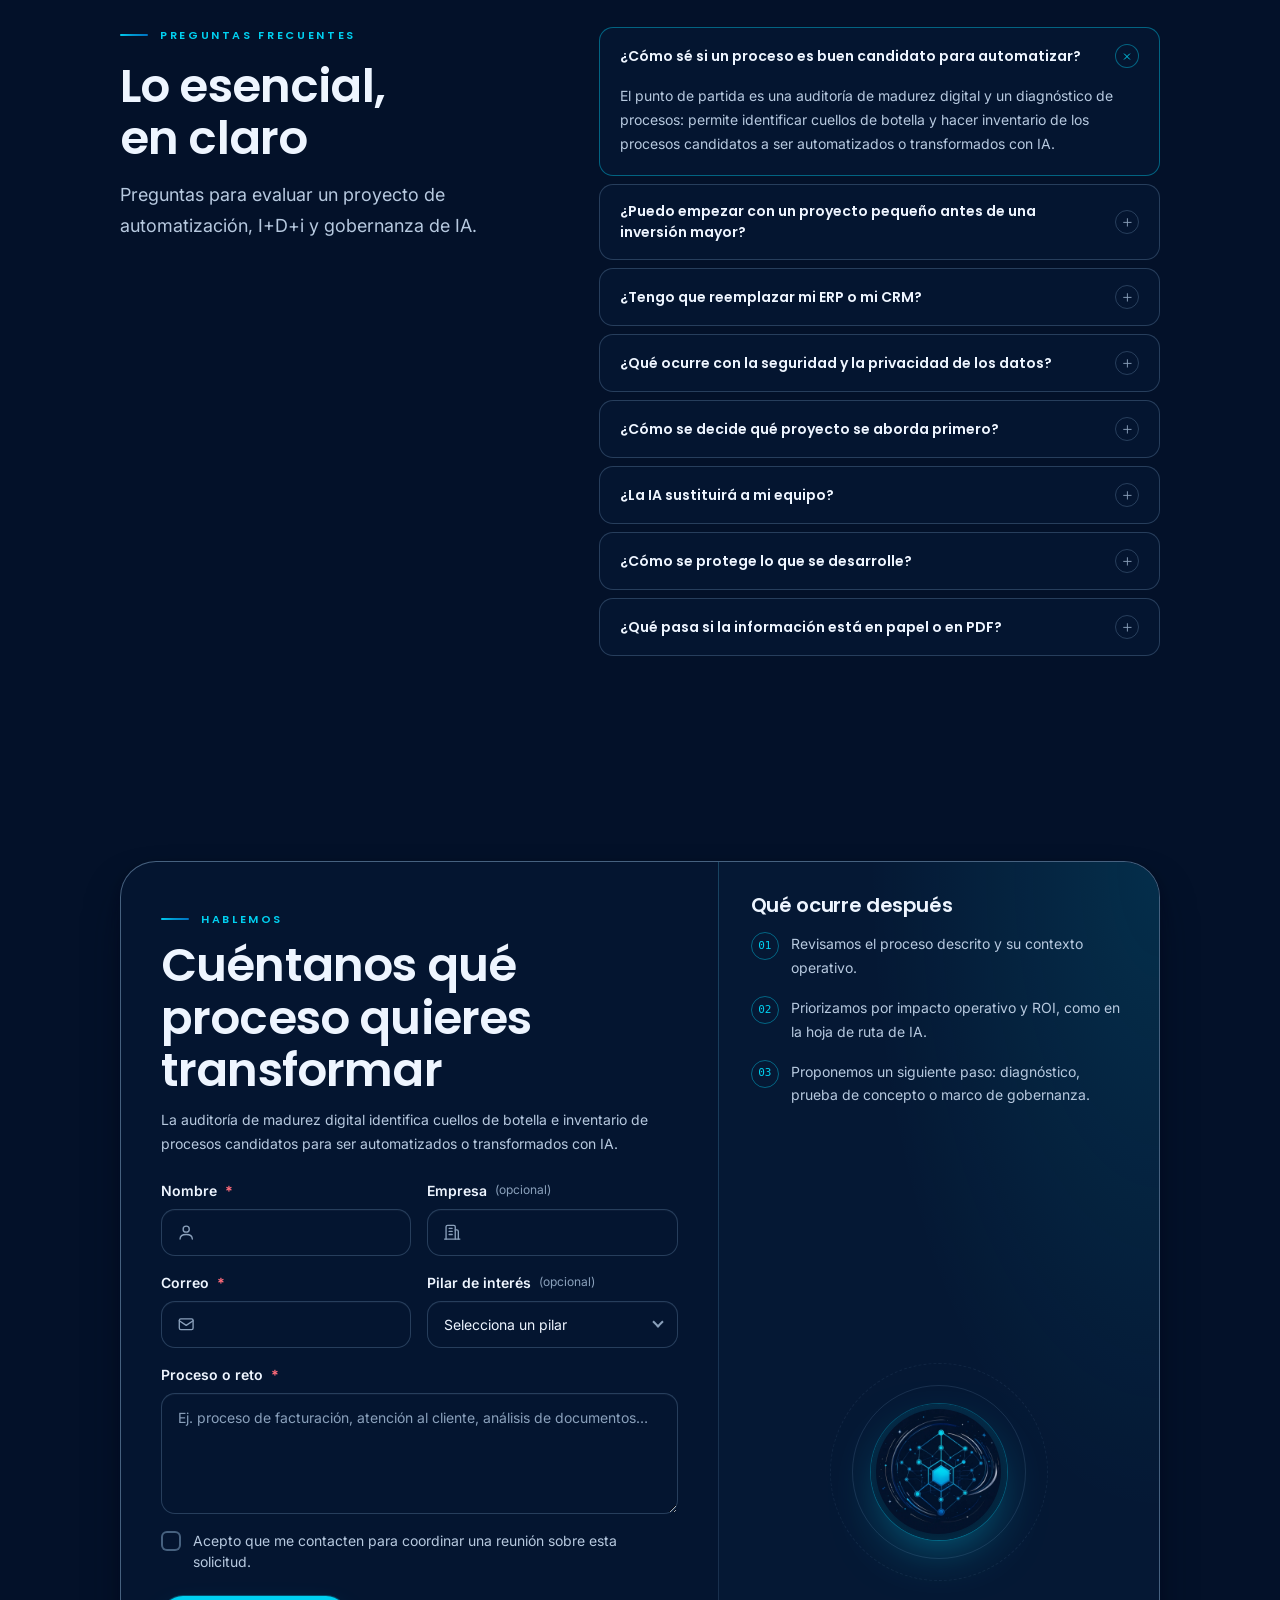
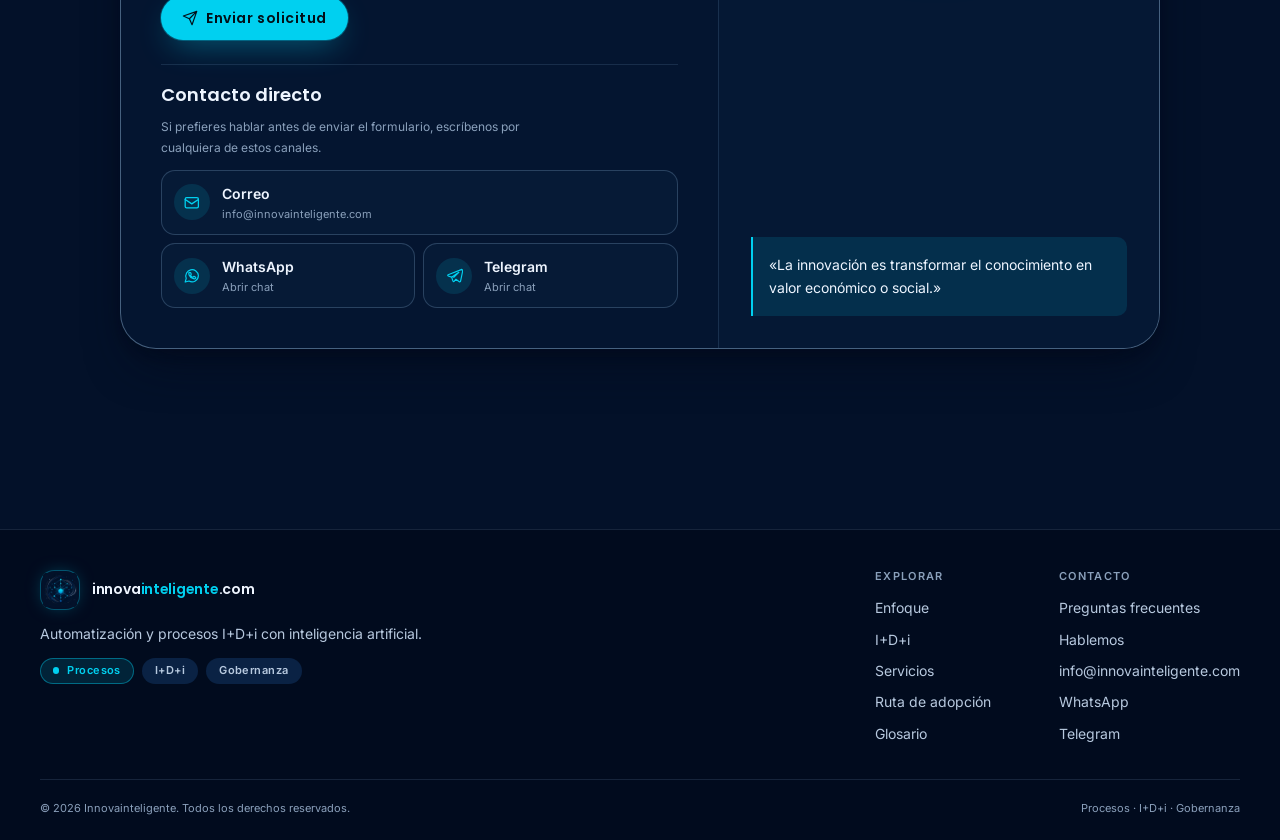
<file: landing/index.html>
<!DOCTYPE html>
<html lang="es" data-theme="dark">
<head>
  <meta charset="utf-8">
  <meta name="viewport" content="width=device-width, initial-scale=1">
  <title>Innovainteligente · Automatización, procesos e I+D+i con IA</title>
  <meta name="description" content="Automatización, procesos e I+D+i impulsados por inteligencia artificial. Optimización operativa inmediata e innovación tecnológica a largo plazo.">
  <meta name="author" content="Innovainteligente">
  <meta name="theme-color" content="#031129" id="meta-theme-color">
  <meta property="og:type" content="website">
  <meta property="og:title" content="Innovainteligente · Automatización, procesos e I+D+i con IA">
  <meta property="og:description" content="Optimización operativa inmediata e innovación tecnológica a largo plazo, con tres pilares: procesos, I+D+i y gobernanza de IA.">
  <meta property="og:image" content="assets/brand/og-image.png">
  <link rel="icon" type="image/png" sizes="32x32" href="assets/brand/favicon-32.png">
  <link rel="icon" type="image/png" sizes="64x64" href="assets/brand/favicon-64.png">
  <link rel="apple-touch-icon" href="assets/brand/favicon-180.png">
  <link rel="preload" href="assets/brand/logo-mark.webp" as="image" type="image/webp">
  <link rel="stylesheet" href="css/fonts.css">
  <link rel="stylesheet" href="css/tokens.css">
  <link rel="stylesheet" href="css/components.css">
  <link rel="stylesheet" href="css/landing.css">
  <script src="js/landing-theme-init.js"></script>
</head>
<body>
  <a class="skip-link" href="#contenido">Saltar al contenido</a>
  <div class="lp-progress" aria-hidden="true"><span id="scroll-progress"></span></div>

  <noscript>
    <style>
      .lp-menu-btn { display: none !important; }
      .lp-nav { display: flex !important; flex-wrap: wrap; gap: var(--space-2) var(--space-4); }
      .lp-pillars-accordion { display: block !important; }
      .lp-pillars-accordion__trigger { display: none !important; }
      .lp-pillars-accordion__panel[hidden] { display: block !important; margin-bottom: var(--space-8); }
      .lp-mobile-panel { display: none !important; }
    </style>
  </noscript>

  <!-- Sprite de iconos de la landing -->
  <svg class="icon-sprite" aria-hidden="true" focusable="false" xmlns="http://www.w3.org/2000/svg">
    <defs>
      <symbol id="i-arrow-right" viewBox="0 0 24 24" fill="none" stroke="currentColor" stroke-width="1.75" stroke-linecap="round" stroke-linejoin="round"><path d="M4 12h15M13 6l6 6-6 6"/></symbol>
      <symbol id="i-arrow-up-right" viewBox="0 0 24 24" fill="none" stroke="currentColor" stroke-width="1.75" stroke-linecap="round" stroke-linejoin="round"><path d="M7 17L17 7M8 7h9v9"/></symbol>
      <symbol id="i-chevron-down" viewBox="0 0 24 24" fill="none" stroke="currentColor" stroke-width="1.75" stroke-linecap="round" stroke-linejoin="round"><path d="M6 9l6 6 6-6"/></symbol>
      <symbol id="i-plus" viewBox="0 0 24 24" fill="none" stroke="currentColor" stroke-width="1.75" stroke-linecap="round" stroke-linejoin="round"><path d="M12 5v14M5 12h14"/></symbol>
      <symbol id="i-check" viewBox="0 0 24 24" fill="none" stroke="currentColor" stroke-width="1.75" stroke-linecap="round" stroke-linejoin="round"><path d="M20 6L9 17l-5-5"/></symbol>
      <symbol id="i-check-circle" viewBox="0 0 24 24" fill="none" stroke="currentColor" stroke-width="1.75" stroke-linecap="round" stroke-linejoin="round"><circle cx="12" cy="12" r="9"/><path d="M8.5 12.2l2.4 2.4 4.6-4.8"/></symbol>
      <symbol id="i-x" viewBox="0 0 24 24" fill="none" stroke="currentColor" stroke-width="1.75" stroke-linecap="round" stroke-linejoin="round"><path d="M18 6L6 18M6 6l12 12"/></symbol>
      <symbol id="i-menu" viewBox="0 0 24 24" fill="none" stroke="currentColor" stroke-width="1.75" stroke-linecap="round" stroke-linejoin="round"><path d="M4 6h16M4 12h16M4 18h16"/></symbol>
      <symbol id="i-sun" viewBox="0 0 24 24" fill="none" stroke="currentColor" stroke-width="1.75" stroke-linecap="round" stroke-linejoin="round"><circle cx="12" cy="12" r="4"/><path d="M12 2v2M12 20v2M2 12h2M20 12h2M4.9 4.9l1.4 1.4M17.7 17.7l1.4 1.4M19.1 4.9l-1.4 1.4M6.3 17.7l-1.4 1.4"/></symbol>
      <symbol id="i-moon" viewBox="0 0 24 24" fill="none" stroke="currentColor" stroke-width="1.75" stroke-linecap="round" stroke-linejoin="round"><path d="M21 12.8A8.5 8.5 0 1111.2 3a6.6 6.6 0 009.8 9.8z"/></symbol>
      <symbol id="i-whatsapp" viewBox="0 0 24 24" fill="none" stroke="currentColor" stroke-width="1.6" stroke-linecap="round" stroke-linejoin="round"><path d="M21 11.6a8.6 8.6 0 01-12.8 7.5L3 20.5l1.4-5.1A8.6 8.6 0 1121 11.6z"/><path d="M8.7 7.9c.2-.4.4-.4.7-.4h.5c.2 0 .4 0 .5.4l.8 1.8c.1.3.1.5-.1.7l-.6.6c-.2.2-.2.4 0 .7.6 1 1.5 1.8 2.6 2.2.3.1.5.1.7-.1l.7-.8c.2-.2.4-.3.6-.2l1.8.8c.3.1.5.3.5.6 0 .8-.6 1.6-1.3 1.8-.5.2-1.2.2-3.2-.6-2-.9-3.6-2.6-4.4-4.3-.4-.9-.6-1.6-.6-2.2 0-.6.2-1.1.5-1.5z"/></symbol>
      <symbol id="i-telegram" viewBox="0 0 24 24" fill="none" stroke="currentColor" stroke-width="1.6" stroke-linecap="round" stroke-linejoin="round"><path d="M21.7 3.3L2.9 10.5c-.8.3-.8 1.5.1 1.7l4.7 1.6 1.8 5.5c.2.7 1.1.9 1.6.3l2.4-2.9 4.7 3.4c.6.4 1.4.1 1.6-.6l3-14.2c.2-1-.7-1.7-1.6-1.4z"/><path d="M8.1 13.5l9.4-6.2-6.9 6.9"/></symbol>
      <symbol id="i-mail" viewBox="0 0 24 24" fill="none" stroke="currentColor" stroke-width="1.75" stroke-linecap="round" stroke-linejoin="round"><rect x="3" y="5" width="18" height="14" rx="2"/><path d="M3 7.5l9 6 9-6"/></symbol>
      <symbol id="i-user" viewBox="0 0 24 24" fill="none" stroke="currentColor" stroke-width="1.75" stroke-linecap="round" stroke-linejoin="round"><circle cx="12" cy="8" r="4"/><path d="M4 21c0-4 3.6-6 8-6s8 2 8 6"/></symbol>
      <symbol id="i-send" viewBox="0 0 24 24" fill="none" stroke="currentColor" stroke-width="1.75" stroke-linecap="round" stroke-linejoin="round"><path d="M22 2L11 13M22 2l-7 20-4-9-9-4 20-7z"/></symbol>
      <symbol id="i-zap" viewBox="0 0 24 24" fill="none" stroke="currentColor" stroke-width="1.75" stroke-linecap="round" stroke-linejoin="round"><path d="M13 2L4 14h7l-1 8 9-12h-7l1-8z"/></symbol>
      <symbol id="i-sparkles" viewBox="0 0 24 24" fill="none" stroke="currentColor" stroke-width="1.75" stroke-linecap="round" stroke-linejoin="round"><path d="M12 3l1.8 4.6L18 9.4l-4.2 1.8L12 16l-1.8-4.8L6 9.4l4.2-1.8L12 3z"/><path d="M18.4 14.4l.7 1.8 1.8.7-1.8.7-.7 1.8-.7-1.8-1.8-.7 1.8-.7.7-1.8z"/></symbol>
      <symbol id="i-shield" viewBox="0 0 24 24" fill="none" stroke="currentColor" stroke-width="1.75" stroke-linecap="round" stroke-linejoin="round"><path d="M12 3l8 3v6c0 5-3.5 8-8 9-4.5-1-8-4-8-9V6l8-3z"/><path d="M9 12.2l2 2 4-4.2"/></symbol>
      <symbol id="i-chart" viewBox="0 0 24 24" fill="none" stroke="currentColor" stroke-width="1.75" stroke-linecap="round" stroke-linejoin="round"><path d="M3 20h18"/><path d="M6 20v-6M11 20V8M16 20v-9M21 20V5"/></symbol>
      <symbol id="i-layers" viewBox="0 0 24 24" fill="none" stroke="currentColor" stroke-width="1.75" stroke-linecap="round" stroke-linejoin="round"><path d="M12 3l9 5-9 5-9-5 9-5z"/><path d="M3 12l9 5 9-5M3 16.5l9 5 9-5"/></symbol>
      <symbol id="i-network" viewBox="0 0 24 24" fill="none" stroke="currentColor" stroke-width="1.75" stroke-linecap="round" stroke-linejoin="round"><circle cx="12" cy="5" r="2"/><circle cx="5" cy="18" r="2"/><circle cx="19" cy="18" r="2"/><path d="M12 7v3.5M11 10.5l-5 6M13 10.5l5 6M7 18h10"/></symbol>
      <symbol id="i-workflow" viewBox="0 0 24 24" fill="none" stroke="currentColor" stroke-width="1.75" stroke-linecap="round" stroke-linejoin="round"><rect x="3" y="3" width="7" height="7" rx="1.5"/><rect x="14" y="14" width="7" height="7" rx="1.5"/><path d="M10 6.5h4a3 3 0 013 3v4"/></symbol>
      <symbol id="i-file" viewBox="0 0 24 24" fill="none" stroke="currentColor" stroke-width="1.75" stroke-linecap="round" stroke-linejoin="round"><path d="M14 3H6a2 2 0 00-2 2v14a2 2 0 002 2h12a2 2 0 002-2V9l-6-6z"/><path d="M14 3v6h6M8 13h8M8 17h5"/></symbol>
      <symbol id="i-cpu" viewBox="0 0 24 24" fill="none" stroke="currentColor" stroke-width="1.75" stroke-linecap="round" stroke-linejoin="round"><rect x="5" y="5" width="14" height="14" rx="2"/><rect x="9" y="9" width="6" height="6"/><path d="M9 2v3M15 2v3M9 19v3M15 19v3M2 9h3M2 15h3M19 9h3M19 15h3"/></symbol>
      <symbol id="i-book" viewBox="0 0 24 24" fill="none" stroke="currentColor" stroke-width="1.75" stroke-linecap="round" stroke-linejoin="round"><path d="M4 4.5A2.5 2.5 0 016.5 2H20v18H6.5A2.5 2.5 0 004 22V4.5z"/><path d="M4 17.5A2.5 2.5 0 016.5 15H20"/></symbol>
      <symbol id="i-search" viewBox="0 0 24 24" fill="none" stroke="currentColor" stroke-width="1.75" stroke-linecap="round" stroke-linejoin="round"><circle cx="11" cy="11" r="7"/><path d="M20 20l-3.6-3.6"/></symbol>
      <symbol id="i-building" viewBox="0 0 24 24" fill="none" stroke="currentColor" stroke-width="1.75" stroke-linecap="round" stroke-linejoin="round"><path d="M4 21V5a2 2 0 012-2h8a2 2 0 012 2v16"/><path d="M16 9h2a2 2 0 012 2v10"/><path d="M2 21h20M8 7h4M8 11h4M8 15h4"/></symbol>
      <symbol id="i-grid" viewBox="0 0 24 24" fill="none" stroke="currentColor" stroke-width="1.75" stroke-linecap="round" stroke-linejoin="round"><rect x="3" y="3" width="7" height="7" rx="1.5"/><rect x="14" y="3" width="7" height="7" rx="1.5"/><rect x="3" y="14" width="7" height="7" rx="1.5"/><rect x="14" y="14" width="7" height="7" rx="1.5"/></symbol>
      <symbol id="i-lock" viewBox="0 0 24 24" fill="none" stroke="currentColor" stroke-width="1.75" stroke-linecap="round" stroke-linejoin="round"><rect x="4" y="10" width="16" height="10" rx="2"/><path d="M8 10V7a4 4 0 018 0v3"/></symbol>
      <symbol id="i-message" viewBox="0 0 24 24" fill="none" stroke="currentColor" stroke-width="1.75" stroke-linecap="round" stroke-linejoin="round"><path d="M21 12a8 8 0 01-11.8 7L4 21l2-5.2A8 8 0 1121 12z"/></symbol>
      <symbol id="i-globe" viewBox="0 0 24 24" fill="none" stroke="currentColor" stroke-width="1.75" stroke-linecap="round" stroke-linejoin="round"><circle cx="12" cy="12" r="9"/><path d="M3 12h18M12 3c2.5 2.5 3.8 5.6 3.8 9s-1.3 6.5-3.8 9c-2.5-2.5-3.8-5.6-3.8-9S9.5 5.5 12 3z"/></symbol>
      <symbol id="i-info" viewBox="0 0 24 24" fill="none" stroke="currentColor" stroke-width="1.75" stroke-linecap="round" stroke-linejoin="round"><circle cx="12" cy="12" r="9"/><path d="M12 11v5M12 7.6v.4"/></symbol>
      <symbol id="i-alert-circle" viewBox="0 0 24 24" fill="none" stroke="currentColor" stroke-width="1.75" stroke-linecap="round" stroke-linejoin="round"><circle cx="12" cy="12" r="9"/><path d="M12 8v5M12 16.4v.6"/></symbol>
      <symbol id="i-hexagon" viewBox="0 0 24 24" fill="none" stroke="currentColor" stroke-width="1.75" stroke-linecap="round" stroke-linejoin="round"><path d="M12 2.6l8.2 4.7v9.4L12 21.4 3.8 16.7V7.3L12 2.6z"/></symbol>
      <symbol id="i-trending" viewBox="0 0 24 24" fill="none" stroke="currentColor" stroke-width="1.75" stroke-linecap="round" stroke-linejoin="round"><path d="M3 17l6-6 4 4 7-8"/><path d="M14 7h6v6"/></symbol>
    </defs>
  </svg>

  <header class="lp-header theme-ink" id="cabecera">
    <div class="container container--wide lp-header__inner">
      <a class="lp-brand" href="#inicio" aria-label="Innovainteligente, inicio">
        <span class="lp-brand__tile" aria-hidden="true">
          <img src="assets/brand/logo-mark.webp" alt="" width="640" height="640">
        </span>
        <span class="lp-brand__name">innova<span>inteligente</span>.com</span>
      </a>

      <nav class="lp-nav" aria-label="Navegación principal">
        <a class="lp-nav__link" href="#enfoque">Enfoque</a>
        <a class="lp-nav__link" href="#id">I+D+i</a>
        <a class="lp-nav__link" href="#servicios">Servicios</a>
        <a class="lp-nav__link" href="#ruta">Ruta</a>
        <a class="lp-nav__link" href="#faq">Preguntas</a>
        <a class="lp-nav__link" href="../glosario/">Glosario</a>
      </nav>

      <div class="lp-header__actions">
        <button class="btn btn--icon btn--sm btn--ghost theme-toggle" id="theme-toggle" type="button" aria-label="Cambiar a tema claro" aria-pressed="false">
          <svg class="icon icon--sm icon-moon" aria-hidden="true" focusable="false"><use href="#i-moon"></use></svg>
          <svg class="icon icon--sm icon-sun" aria-hidden="true" focusable="false"><use href="#i-sun"></use></svg>
        </button>
        <a class="btn btn--primary btn--sm lp-header__cta" href="#contacto">Hablemos</a>
        <button class="btn btn--icon btn--sm btn--ghost lp-menu-btn" id="menu-toggle" type="button" aria-expanded="false" aria-controls="menu-movil" aria-label="Abrir menú">
          <svg class="icon icon--menu" aria-hidden="true" focusable="false"><use href="#i-menu"></use></svg>
          <svg class="icon icon--close" aria-hidden="true" focusable="false"><use href="#i-x"></use></svg>
        </button>
      </div>
    </div>

    <div class="lp-mobile-panel" id="menu-movil" hidden>
      <nav class="lp-mobile-panel__nav" aria-label="Navegación móvil">
        <a href="#enfoque">Enfoque</a>
        <a href="#id">I+D+i</a>
        <a href="#servicios">Servicios</a>
        <a href="#ruta">Ruta de adopción</a>
        <a href="#faq">Preguntas frecuentes</a>
        <a href="../glosario/">Glosario</a>
        <a href="#contacto">Hablemos</a>
      </nav>
      <p class="lp-mobile-panel__note">Automatización y procesos I+D+i con IA.</p>
    </div>
  </header>

  <noscript>
    <p class="lp-noscript">JavaScript está desactivado: se muestran los tres pilares de servicio a la vez y el formulario no puede validarse.</p>
  </noscript>

  <main id="contenido" tabindex="-1">
    <!-- ================================ HERO ================================ -->
    <section class="lp-hero theme-ink" id="inicio" aria-labelledby="hero-title">
      <div class="lp-hero__grid" aria-hidden="true"></div>
      <div class="container container--wide lp-hero__inner">
        <div class="lp-hero__copy">
          <span class="kicker">Automatización y procesos I+D+i con IA</span>
          <h1 class="lp-hero__title" id="hero-title">Automatización, procesos e <span class="lp-gradient">I+D+i</span> con inteligencia artificial</h1>
          <p class="lp-hero__lead">Una agencia especializada en automatización, procesos e I+D+i impulsados por Inteligencia Artificial: operamos en la intersección entre la optimización operativa inmediata y la innovación tecnológica a largo plazo.</p>
          <div class="lp-hero__actions">
            <a class="btn btn--primary btn--lg" href="#servicios">
              Explorar servicios
              <svg class="icon" aria-hidden="true" focusable="false"><use href="#i-arrow-right"></use></svg>
            </a>
            <a class="btn btn--outline btn--lg" href="#id">Qué es I+D+i</a>
          </div>
          <dl class="lp-hero__stats">
            <div class="lp-stat">
              <dt>Pilares</dt>
              <dd><span class="lp-stat__value" data-count="3">3</span></dd>
            </div>
            <div class="lp-stat">
              <dt>Servicios</dt>
              <dd><span class="lp-stat__value" data-count="14">14</span></dd>
            </div>
            <div class="lp-stat">
              <dt>Fases de I+D</dt>
              <dd><span class="lp-stat__value" data-count="3">3</span></dd>
            </div>
          </dl>
        </div>

        <div class="lp-hero__visual" aria-hidden="true">
          <div class="lp-stage">
            <div class="lp-stage__ring lp-stage__ring--outer"></div>
            <div class="lp-stage__ring lp-stage__ring--inner"></div>
            <span class="orbit"></span>
            <span class="orbit orbit--reverse orbit--inner"></span>
            <div class="lp-stage__mark">
              <img src="assets/brand/logo-mark.webp" alt="" width="640" height="640">
            </div>
            <div class="lp-float lp-float--a">
              <span class="hex" style="--hex-size:1.9rem"><svg aria-hidden="true" focusable="false"><use href="#i-workflow"></use></svg></span>
              <span><strong>RPA + IA</strong><small>Procesos</small></span>
            </div>
            <div class="lp-float lp-float--b">
              <span class="hex" style="--hex-size:1.9rem"><svg aria-hidden="true" focusable="false"><use href="#i-file"></use></svg></span>
              <span><strong>IDP</strong><small>Documentos</small></span>
            </div>
            <div class="lp-float lp-float--c">
              <span class="hex" style="--hex-size:1.9rem"><svg aria-hidden="true" focusable="false"><use href="#i-cpu"></use></svg></span>
              <span><strong>LLM · RAG</strong><small>I+D+i</small></span>
            </div>
            <div class="lp-float lp-float--d">
              <span class="hex" style="--hex-size:1.9rem"><svg aria-hidden="true" focusable="false"><use href="#i-shield"></use></svg></span>
              <span><strong>Gobernanza</strong><small>Ética y datos</small></span>
            </div>
          </div>
        </div>
      </div>
    </section>

    <!-- =============================== ENFOQUE =============================== -->
    <section class="lp-section" id="enfoque" aria-labelledby="enfoque-title">
      <div class="container">
        <div class="lp-section__head" data-reveal>
          <span class="lp-eyebrow">Enfoque</span>
          <h2 class="lp-section__title" id="enfoque-title">Dos velocidades, una misma estrategia</h2>
          <p class="lp-section__lead">La oferta se divide en tres pilares: Optimización/Automatización de Procesos, Servicios de I+D+i y Estrategia y Capacitación.</p>
        </div>

        <div class="lp-pillars">
          <article class="lp-pillar" data-reveal>
            <span class="lp-pillar__icon" aria-hidden="true"><svg><use href="#i-zap"></use></svg></span>
            <span class="lp-pillar__num" aria-hidden="true">01</span>
            <h3>Optimización inmediata</h3>
            <p>Eliminar tareas repetitivas, reducir errores humanos y acelerar los flujos de trabajo diarios.</p>
          </article>
          <article class="lp-pillar" data-reveal>
            <span class="lp-pillar__icon" aria-hidden="true"><svg><use href="#i-sparkles"></use></svg></span>
            <span class="lp-pillar__num" aria-hidden="true">02</span>
            <h3>Innovación a largo plazo</h3>
            <p>Crear soluciones tecnológicas únicas, desarrollo de software a medida y prueba de nuevos modelos de negocio.</p>
          </article>
          <article class="lp-pillar" data-reveal>
            <span class="lp-pillar__icon" aria-hidden="true"><svg><use href="#i-shield"></use></svg></span>
            <span class="lp-pillar__num" aria-hidden="true">03</span>
            <h3>Adopción ética y segura</h3>
            <p>Estructurar la adopción de la tecnología de manera ética, segura y rentable.</p>
          </article>
        </div>
      </div>
    </section>

    <!-- ================================ I+D+i ================================ -->
    <section class="lp-section lp-section--band" id="id" aria-labelledby="id-title">
      <div class="container">
        <div class="lp-section__head" data-reveal>
          <span class="lp-eyebrow">Fundamento · I+D+i</span>
          <h2 class="lp-section__title" id="id-title">Del conocimiento al valor</h2>
          <p class="lp-section__lead">I + D es la abreviatura de Investigación y Desarrollo (R&amp;D): el conjunto de actividades innovadoras y sistemáticas con las que se crean nuevos conocimientos, productos, servicios o procesos, o se mejoran de manera significativa los ya existentes.</p>
        </div>

        <div class="lp-id">
          <div class="lp-id__intro" data-reveal>
            <p class="lp-id__text">La fórmula <strong>I + D + i</strong> añade una «i» pequeña que representa la <strong>Innovación</strong>. Mientras la I+D se enfoca en la creación o mejora del conocimiento y la tecnología, la innovación es la introducción exitosa de esas nuevas ideas en el mercado o en la sociedad: transformar el conocimiento en valor económico o social.</p>
            <div class="lp-formula" role="img" aria-label="Investigación más Desarrollo más Innovación">
              <div class="lp-formula__group">
                <span class="lp-formula__item">I</span>
                <small>Investigación</small>
              </div>
              <span class="lp-formula__op" aria-hidden="true">+</span>
              <div class="lp-formula__group">
                <span class="lp-formula__item">D</span>
                <small>Desarrollo</small>
              </div>
              <span class="lp-formula__op" aria-hidden="true">+</span>
              <div class="lp-formula__group">
                <span class="lp-formula__item lp-formula__item--small">i</span>
                <small>Innovación</small>
              </div>
            </div>
            <p class="lp-id__caption">Tres fases clave de I + D</p>
          </div>

          <ol class="lp-phases" data-reveal>
            <li class="lp-phase">
              <span class="lp-phase__index">01</span>
              <div>
                <h3>Investigación básica</h3>
                <p>Indagación o exploración teórica que busca adquirir nuevos conocimientos sin un fin práctico o comercial inmediato.</p>
              </div>
            </li>
            <li class="lp-phase">
              <span class="lp-phase__index">02</span>
              <div>
                <h3>Investigación aplicada</h3>
                <p>Estudios dirigidos a resolver un problema específico o a encontrar aplicaciones prácticas para los hallazgos de la investigación básica.</p>
              </div>
            </li>
            <li class="lp-phase">
              <span class="lp-phase__index">03</span>
              <div>
                <h3>Desarrollo tecnológico</h3>
                <p>Aplicación práctica de la investigación para diseñar, construir, probar y perfeccionar un nuevo producto, material, dispositivo o sistema antes de su producción o comercialización a gran escala.</p>
              </div>
            </li>
          </ol>
        </div>

        <div class="lp-why">
          <div class="lp-why__head" data-reveal>
            <h3>¿Por qué es importante el I+D?</h3>
          </div>
          <div class="lp-why__grid">
            <article class="lp-why__card" data-reveal>
              <span class="lp-why__icon" aria-hidden="true"><svg><use href="#i-trending"></use></svg></span>
              <h4>Competitividad</h4>
              <p>Permite a las empresas diferenciarse de sus competidores mediante avances tecnológicos o productos únicos.</p>
            </article>
            <article class="lp-why__card" data-reveal>
              <span class="lp-why__icon" aria-hidden="true"><svg><use href="#i-globe"></use></svg></span>
              <h4>Crecimiento económico</h4>
              <p>Los países que invierten un mayor porcentaje de su PIB en I+D suelen liderar las industrias globales de alto valor agregado: tecnología, biotecnología, automoción, energía, entre otras.</p>
            </article>
            <article class="lp-why__card" data-reveal>
              <span class="lp-why__icon" aria-hidden="true"><svg><use href="#i-shield"></use></svg></span>
              <h4>Resolución de problemas</h4>
              <p>Impulsa el avance de la medicina, la sostenibilidad ambiental y la eficiencia de los procesos industriales.</p>
            </article>
          </div>
        </div>
      </div>
    </section>

    <!-- =============================== SERVICIOS =============================== -->
    <section class="lp-section" id="servicios" aria-labelledby="servicios-title">
      <div class="container">
        <div class="lp-section__head" data-reveal>
          <span class="lp-eyebrow">Servicios y oferta de valor</span>
          <h2 class="lp-section__title" id="servicios-title">Tres pilares, catorce servicios</h2>
          <p class="lp-section__lead">Automatización, I+D+i y gobernanza de IA: tres formas de trabajar el mismo objetivo, desde la operación diaria hasta la estrategia tecnológica.</p>
        </div>

        <div class="lp-pillars-accordion" id="pilares" data-accordion data-reveal>
          <h3 class="lp-pillars-accordion__heading">
            <button class="lp-pillars-accordion__trigger" type="button" id="acc-procesos" aria-expanded="true" aria-controls="panel-procesos">
              <svg class="icon icon--sm" aria-hidden="true" focusable="false"><use href="#i-workflow"></use></svg>
              <span class="lp-pillars-accordion__label">Automatización</span>
              <svg class="icon icon--sm lp-pillars-accordion__chevron" aria-hidden="true" focusable="false"><use href="#i-chevron-down"></use></svg>
            </button>
          </h3>
          <div class="lp-pillars-accordion__panel" id="panel-procesos" role="region" aria-labelledby="acc-procesos" tabindex="0">
            <div class="lp-pillar-lead">
              <span class="badge badge--accent">Pilar 01 · Procesos</span>
              <h4>Automatización e Inteligencia de Procesos</h4>
              <p>Estos servicios buscan eliminar tareas repetitivas, reducir errores humanos y acelerar los flujos de trabajo diarios.</p>
            </div>
            <div class="lp-services">
              <article class="service-card"><div class="service-card__head"><span class="card__icon" aria-hidden="true"><svg><use href="#i-workflow"></use></svg></span><span class="lp-service__num">01</span></div><h5 class="service-card__title">Automatización Robótica de Procesos (RPA) + IA</h5><p class="service-card__text">Bots inteligentes que integran sistemas legados, procesan documentos estructurados y no estructurados (facturas, contratos, correos) y automatizan flujos operativos end-to-end.</p></article>
              <article class="service-card"><div class="service-card__head"><span class="card__icon" aria-hidden="true"><svg><use href="#i-file"></use></svg></span><span class="lp-service__num">02</span></div><h5 class="service-card__title">Procesamiento Inteligente de Documentos (IDP)</h5><p class="service-card__text">OCR avanzado impulsado por IA para extraer, clasificar y procesar grandes volúmenes de datos en papel o PDF.</p></article>
              <article class="service-card"><div class="service-card__head"><span class="card__icon" aria-hidden="true"><svg><use href="#i-layers"></use></svg></span><span class="lp-service__num">03</span></div><h5 class="service-card__title">Optimización de Cadena de Suministro y Operaciones</h5><p class="service-card__text">Algoritmos de planificación predictiva, gestión automática de inventarios y logística inteligente.</p></article>
              <article class="service-card"><div class="service-card__head"><span class="card__icon" aria-hidden="true"><svg><use href="#i-network"></use></svg></span><span class="lp-service__num">04</span></div><h5 class="service-card__title">Integración de Sistemas e Interoperabilidad</h5><p class="service-card__text">Conexión de herramientas (ERP, CRM, bases de datos) mediante conectores de IA e integración de APIs personalizadas.</p></article>
              <article class="service-card"><div class="service-card__head"><span class="card__icon" aria-hidden="true"><svg><use href="#i-message"></use></svg></span><span class="lp-service__num">05</span></div><h5 class="service-card__title">Automatización de Atención al Cliente y Ventas</h5><p class="service-card__text">Agentes conversacionales (chatbots y voicebots con IA generativa) capaces de resolver incidencias complejas y calificar clientes potenciales.</p></article>
            </div>
          </div>

          <h3 class="lp-pillars-accordion__heading">
            <button class="lp-pillars-accordion__trigger" type="button" id="acc-idi" aria-expanded="false" aria-controls="panel-idi">
              <svg class="icon icon--sm" aria-hidden="true" focusable="false"><use href="#i-cpu"></use></svg>
              <span class="lp-pillars-accordion__label">I+D+i</span>
              <svg class="icon icon--sm lp-pillars-accordion__chevron" aria-hidden="true" focusable="false"><use href="#i-chevron-down"></use></svg>
            </button>
          </h3>
          <div class="lp-pillars-accordion__panel" id="panel-idi" role="region" aria-labelledby="acc-idi" tabindex="0" hidden>
            <div class="lp-pillar-lead">
              <span class="badge badge--accent">Pilar 02 · I+D+i</span>
              <h4>Investigación, Desarrollo e Innovación</h4>
              <p>Se enfoca en crear soluciones tecnológicas únicas, desarrollo de software a medida y prueba de nuevos modelos de negocio.</p>
            </div>
            <div class="lp-services">
              <article class="service-card"><div class="service-card__head"><span class="card__icon" aria-hidden="true"><svg><use href="#i-cpu"></use></svg></span><span class="lp-service__num">06</span></div><h5 class="service-card__title">Desarrollo de Modelos de IA a Medida</h5><p class="service-card__text">Entrenamiento y ajuste fino (fine-tuning) de machine learning, visión por computador y modelos de lenguaje (LLM) adaptados a la data específica del cliente.</p></article>
              <article class="service-card"><div class="service-card__head"><span class="card__icon" aria-hidden="true"><svg><use href="#i-zap"></use></svg></span><span class="lp-service__num">07</span></div><h5 class="service-card__title">Pruebas de Concepto (PoC) y Prototipado Rápido</h5><p class="service-card__text">Creación de productos mínimos viables (MVP) con IA para validar hipótesis de negocio o tecnológicas antes de realizar inversiones mayores.</p></article>
              <article class="service-card"><div class="service-card__head"><span class="card__icon" aria-hidden="true"><svg><use href="#i-book"></use></svg></span><span class="lp-service__num">08</span></div><h5 class="service-card__title">Consultoría y Gestión de Fondos de I+D+i</h5><p class="service-card__text">Asesoramiento técnico y estructuración de proyectos de innovación para acceder a incentivos fiscales, deducciones tributarias o subvenciones públicas de I+D+i.</p></article>
              <article class="service-card"><div class="service-card__head"><span class="card__icon" aria-hidden="true"><svg><use href="#i-chart"></use></svg></span><span class="lp-service__num">09</span></div><h5 class="service-card__title">Analítica Predictiva y Prescriptiva</h5><p class="service-card__text">Modelado de datos para predecir comportamientos de mercado, fuga de clientes (churn), mantenimiento predictivo de maquinaria o análisis de riesgo financiero.</p></article>
              <article class="service-card"><div class="service-card__head"><span class="card__icon" aria-hidden="true"><svg><use href="#i-shield"></use></svg></span><span class="lp-service__num">10</span></div><h5 class="service-card__title">Generación de Propiedad Intelectual</h5><p class="service-card__text">Identificación y registro de patentes, algoritmos o software propio derivados de las investigaciones desarrolladas para la empresa.</p></article>
            </div>
          </div>

          <h3 class="lp-pillars-accordion__heading">
            <button class="lp-pillars-accordion__trigger" type="button" id="acc-gob" aria-expanded="false" aria-controls="panel-gob">
              <svg class="icon icon--sm" aria-hidden="true" focusable="false"><use href="#i-shield"></use></svg>
              <span class="lp-pillars-accordion__label">Gobernanza</span>
              <svg class="icon icon--sm lp-pillars-accordion__chevron" aria-hidden="true" focusable="false"><use href="#i-chevron-down"></use></svg>
            </button>
          </h3>
          <div class="lp-pillars-accordion__panel" id="panel-gob" role="region" aria-labelledby="acc-gob" tabindex="0" hidden>
            <div class="lp-pillar-lead">
              <span class="badge badge--accent">Pilar 03 · Gobernanza</span>
              <h4>Transformación Estratégica y Gobernanza de IA</h4>
              <p>Servicios orientados a estructurar la adopción de la tecnología de manera ética, segura y rentable.</p>
            </div>
            <div class="lp-services">
              <article class="service-card"><div class="service-card__head"><span class="card__icon" aria-hidden="true"><svg><use href="#i-search"></use></svg></span><span class="lp-service__num">11</span></div><h5 class="service-card__title">Auditoría de Madurez Digital y Diagnóstico de Procesos</h5><p class="service-card__text">Identificación de cuellos de botella e inventario de procesos candidatos para ser automatizados o transformados con IA.</p></article>
              <article class="service-card"><div class="service-card__head"><span class="card__icon" aria-hidden="true"><svg><use href="#i-grid"></use></svg></span><span class="lp-service__num">12</span></div><h5 class="service-card__title">Diseño de la Hoja de Ruta de IA (AI Roadmap)</h5><p class="service-card__text">Planificación estratégica que define la prioridad de los proyectos según su ROI (Retorno de Inversión) e impacto operativo.</p></article>
              <article class="service-card"><div class="service-card__head"><span class="card__icon" aria-hidden="true"><svg><use href="#i-lock"></use></svg></span><span class="lp-service__num">13</span></div><h5 class="service-card__title">Gobernanza de Datos y Ética en IA</h5><p class="service-card__text">Políticas de cumplimiento normativo (privacidad, seguridad, auditoría de sesgos en algoritmos) e implementación de arquitecturas RAG para entornos corporativos seguros.</p></article>
              <article class="service-card"><div class="service-card__head"><span class="card__icon" aria-hidden="true"><svg><use href="#i-user"></use></svg></span><span class="lp-service__num">14</span></div><h5 class="service-card__title">Capacitación y Cambio Cultural (Up-skilling)</h5><p class="service-card__text">Formación de equipos internos en el uso de herramientas de IA, ingeniería de prompts (prompt engineering) y gestión del cambio organizacional para evitar el rechazo a la automatización.</p></article>
            </div>
          </div>
        </div>
      </div>
    </section>

    <!-- ================================= RUTA ================================= -->
    <section class="lp-section lp-section--band" id="ruta" aria-labelledby="ruta-title">
      <div class="container">
        <div class="lp-section__head" data-reveal>
          <span class="lp-eyebrow">Ruta de adopción</span>
          <h2 class="lp-section__title" id="ruta-title">De la auditoría a la capacitación</h2>
          <p class="lp-section__lead">Un recorrido en cuatro momentos que ordena el diagnóstico, la priorización, la implementación y la adopción interna.</p>
        </div>

        <ol class="lp-route">
          <li class="lp-route__step" data-reveal>
            <span class="lp-route__num">01</span>
            <h3>Diagnóstico y auditoría</h3>
            <p>Identificación de cuellos de botella e inventario de procesos candidatos para ser automatizados o transformados con IA.</p>
          </li>
          <li class="lp-route__step" data-reveal>
            <span class="lp-route__num">02</span>
            <h3>Hoja de ruta de IA</h3>
            <p>Planificación estratégica que prioriza los proyectos según su ROI e impacto operativo.</p>
          </li>
          <li class="lp-route__step" data-reveal>
            <span class="lp-route__num">03</span>
            <h3>Desarrollo e implementación</h3>
            <p>Pruebas de concepto, prototipado rápido, modelos a medida, RPA e integración de sistemas.</p>
          </li>
          <li class="lp-route__step" data-reveal>
            <span class="lp-route__num">04</span>
            <h3>Gobernanza y capacitación</h3>
            <p>Políticas de cumplimiento y ética, arquitecturas RAG y formación de los equipos internos.</p>
          </li>
        </ol>
        <p class="lp-note" data-reveal><svg class="icon icon--xs" aria-hidden="true" focusable="false"><use href="#i-info"></use></svg> Recorrido de referencia: cada proyecto adapta el orden y el alcance de estas etapas.</p>
      </div>
    </section>

    <!-- ================================== FAQ ================================== -->
    <section class="lp-section" id="faq" aria-labelledby="faq-title">
      <div class="container lp-faq">
        <div class="lp-faq__head" data-reveal>
          <span class="lp-eyebrow">Preguntas frecuentes</span>
          <h2 class="lp-section__title" id="faq-title">Lo esencial, en claro</h2>
          <p class="lp-section__lead">Preguntas para evaluar un proyecto de automatización, I+D+i y gobernanza de IA.</p>
        </div>

        <div class="accordion lp-accordion" data-reveal>
          <details class="accordion__item" open>
            <summary class="accordion__trigger">¿Cómo sé si un proceso es buen candidato para automatizar?<span class="accordion__icon"><svg aria-hidden="true" focusable="false"><use href="#i-plus"></use></svg></span></summary>
            <div class="accordion__content"><p>El punto de partida es una auditoría de madurez digital y un diagnóstico de procesos: permite identificar cuellos de botella y hacer inventario de los procesos candidatos a ser automatizados o transformados con IA.</p></div>
          </details>
          <details class="accordion__item">
            <summary class="accordion__trigger">¿Puedo empezar con un proyecto pequeño antes de una inversión mayor?<span class="accordion__icon"><svg aria-hidden="true" focusable="false"><use href="#i-plus"></use></svg></span></summary>
            <div class="accordion__content"><p>Sí. Las pruebas de concepto (PoC) y el prototipado rápido permiten crear productos mínimos viables con IA para validar hipótesis de negocio o tecnológicas antes de realizar inversiones mayores.</p></div>
          </details>
          <details class="accordion__item">
            <summary class="accordion__trigger">¿Tengo que reemplazar mi ERP o mi CRM?<span class="accordion__icon"><svg aria-hidden="true" focusable="false"><use href="#i-plus"></use></svg></span></summary>
            <div class="accordion__content"><p>No necesariamente. La integración de sistemas e interoperabilidad conecta herramientas como ERP, CRM y bases de datos mediante conectores de IA e integración de APIs personalizadas.</p></div>
          </details>
          <details class="accordion__item">
            <summary class="accordion__trigger">¿Qué ocurre con la seguridad y la privacidad de los datos?<span class="accordion__icon"><svg aria-hidden="true" focusable="false"><use href="#i-plus"></use></svg></span></summary>
            <div class="accordion__content"><p>La gobernanza de datos y ética en IA establece políticas de cumplimiento normativo —privacidad, seguridad de la información y auditoría de sesgos— e implementa arquitecturas RAG para entornos corporativos seguros.</p></div>
          </details>
          <details class="accordion__item">
            <summary class="accordion__trigger">¿Cómo se decide qué proyecto se aborda primero?<span class="accordion__icon"><svg aria-hidden="true" focusable="false"><use href="#i-plus"></use></svg></span></summary>
            <div class="accordion__content"><p>La hoja de ruta de IA prioriza los proyectos según su ROI (retorno de inversión) e impacto operativo.</p></div>
          </details>
          <details class="accordion__item">
            <summary class="accordion__trigger">¿La IA sustituirá a mi equipo?<span class="accordion__icon"><svg aria-hidden="true" focusable="false"><use href="#i-plus"></use></svg></span></summary>
            <div class="accordion__content"><p>La propuesta incluye capacitación y cambio cultural (up-skilling): formación de los equipos internos en herramientas de IA, ingeniería de prompts y gestión del cambio para evitar el rechazo a la automatización.</p></div>
          </details>
          <details class="accordion__item">
            <summary class="accordion__trigger">¿Cómo se protege lo que se desarrolle?<span class="accordion__icon"><svg aria-hidden="true" focusable="false"><use href="#i-plus"></use></svg></span></summary>
            <div class="accordion__content"><p>Se identifican y registran patentes, algoritmos o software propio derivados de las investigaciones desarrolladas para la empresa.</p></div>
          </details>
          <details class="accordion__item">
            <summary class="accordion__trigger">¿Qué pasa si la información está en papel o en PDF?<span class="accordion__icon"><svg aria-hidden="true" focusable="false"><use href="#i-plus"></use></svg></span></summary>
            <div class="accordion__content"><p>El procesamiento inteligente de documentos (IDP) utiliza OCR avanzado impulsado por IA para extraer, clasificar y procesar grandes volúmenes de datos en papel o PDF.</p></div>
          </details>
        </div>
      </div>
    </section>

    <!-- =============================== CONTACTO =============================== -->
    <section class="lp-section" id="contacto" aria-labelledby="contacto-title">
      <div class="container">
        <div class="lp-contact" data-reveal>
          <div class="lp-contact__form">
            <span class="lp-eyebrow">Hablemos</span>
            <h2 class="lp-section__title" id="contacto-title">Cuéntanos qué proceso quieres transformar</h2>
            <p class="lp-section__lead">La auditoría de madurez digital identifica cuellos de botella e inventario de procesos candidatos para ser automatizados o transformados con IA.</p>

            <form class="lp-form" id="contact-form" novalidate>
              <div class="lp-form__grid">
                <div class="field" data-field="nombre">
                  <label class="field__label" for="c-nombre">Nombre <span class="field__required" aria-hidden="true">*</span></label>
                  <div class="field__control">
                    <span class="field__icon" aria-hidden="true"><svg><use href="#i-user"></use></svg></span>
                    <input class="input input--with-icon" id="c-nombre" name="nombre" type="text" autocomplete="name" required aria-describedby="c-nombre-error">
                  </div>
                  <p class="field__error" id="c-nombre-error" hidden><svg aria-hidden="true" focusable="false"><use href="#i-alert-circle"></use></svg><span>Escribe tu nombre.</span></p>
                </div>
                <div class="field" data-field="empresa">
                  <label class="field__label" for="c-empresa">Empresa <span class="optional">(opcional)</span></label>
                  <div class="field__control">
                    <span class="field__icon" aria-hidden="true"><svg><use href="#i-building"></use></svg></span>
                    <input class="input input--with-icon" id="c-empresa" name="empresa" type="text" autocomplete="organization">
                  </div>
                </div>
                <div class="field" data-field="email">
                  <label class="field__label" for="c-email">Correo <span class="field__required" aria-hidden="true">*</span></label>
                  <div class="field__control">
                    <span class="field__icon" aria-hidden="true"><svg><use href="#i-mail"></use></svg></span>
                    <input class="input input--with-icon" id="c-email" name="email" type="email" autocomplete="email" required aria-describedby="c-email-error">
                  </div>
                  <p class="field__error" id="c-email-error" hidden><svg aria-hidden="true" focusable="false"><use href="#i-alert-circle"></use></svg><span>Introduce un correo válido.</span></p>
                </div>
                <div class="field" data-field="pilar">
                  <label class="field__label" for="c-pilar">Pilar de interés <span class="optional">(opcional)</span></label>
                  <div class="select-wrap">
                    <select class="select" id="c-pilar" name="pilar">
                      <option value="">Selecciona un pilar</option>
                      <option>Automatización e inteligencia de procesos</option>
                      <option>Investigación, desarrollo e innovación</option>
                      <option>Transformación estratégica y gobernanza de IA</option>
                    </select>
                  </div>
                </div>
              </div>
              <div class="field" data-field="mensaje">
                <label class="field__label" for="c-mensaje">Proceso o reto <span class="field__required" aria-hidden="true">*</span></label>
                <textarea class="textarea" id="c-mensaje" name="mensaje" rows="4" maxlength="4000" required aria-describedby="c-mensaje-error" placeholder="Ej. proceso de facturación, atención al cliente, análisis de documentos…"></textarea>
                <p class="field__error" id="c-mensaje-error" hidden><svg aria-hidden="true" focusable="false"><use href="#i-alert-circle"></use></svg><span>Cuéntanos brevemente el proceso.</span></p>
              </div>
              <div class="field" data-field="consent">
                <label class="check">
                  <input type="checkbox" id="c-consent" name="consentimiento" required aria-describedby="c-consent-error">
                  <span class="check__box" aria-hidden="true"></span>
                  <span>Acepto que me contacten para coordinar una reunión sobre esta solicitud.</span>
                </label>
                <p class="field__error" id="c-consent-error" hidden><svg aria-hidden="true" focusable="false"><use href="#i-alert-circle"></use></svg><span>Marca la casilla para continuar.</span></p>
              </div>
              <div class="lp-form__foot">
                <button class="btn btn--primary" type="submit">
                  <svg class="icon icon--sm" aria-hidden="true" focusable="false"><use href="#i-send"></use></svg>
                  Enviar solicitud
                </button>
              </div>
              <div class="alert alert--success" id="form-success" role="status" hidden>
                <span class="alert__icon" aria-hidden="true"><svg aria-hidden="true" focusable="false"><use href="#i-check-circle"></use></svg></span>
                <div class="alert__content"><strong class="alert__title">Solicitud recibida</strong>Gracias. Te contactaremos en la brevedad posible.</div>
              </div>
              <div class="alert alert--danger" id="form-error" role="alert" hidden>
                <span class="alert__icon" aria-hidden="true"><svg aria-hidden="true" focusable="false"><use href="#i-alert-circle"></use></svg></span>
                <div class="alert__content"><strong class="alert__title">No se pudo enviar</strong>Inténtalo de nuevo en unos segundos o escribe a <a class="link" href="mailto:info@innovainteligente.com">info@innovainteligente.com</a>.</div>
              </div>
              <div class="alert alert--info" id="form-mailto" role="status" hidden>
                <span class="alert__icon" aria-hidden="true"><svg aria-hidden="true" focusable="false"><use href="#i-mail"></use></svg></span>
                <div class="alert__content"><strong class="alert__title">Abriendo tu correo</strong>Preparamos la solicitud para enviarla por correo.</div>
              </div>
            </form>

            <section class="lp-direct" aria-labelledby="directo-title">
              <h3 class="lp-direct__title" id="directo-title">Contacto directo</h3>
              <p class="lp-direct__lead">Si prefieres hablar antes de enviar el formulario, escríbenos por cualquiera de estos canales.</p>
              <div class="lp-direct__grid">
                <a class="lp-direct__item" href="mailto:info@innovainteligente.com">
                  <span class="lp-direct__icon" aria-hidden="true"><svg><use href="#i-mail"></use></svg></span>
                  <span class="lp-direct__text">
                    <strong>Correo</strong>
                    <small>info@innovainteligente.com</small>
                  </span>
                </a>
                <a class="lp-direct__item" href="https://wa.me/584143813674" target="_blank" rel="noopener noreferrer">
                  <span class="lp-direct__icon" aria-hidden="true"><svg><use href="#i-whatsapp"></use></svg></span>
                  <span class="lp-direct__text">
                    <strong>WhatsApp</strong>
                    <small>Abrir chat</small>
                  </span>
                </a>
                <a class="lp-direct__item" href="https://t.me/+584143813674" target="_blank" rel="noopener noreferrer">
                  <span class="lp-direct__icon" aria-hidden="true"><svg><use href="#i-telegram"></use></svg></span>
                  <span class="lp-direct__text">
                    <strong>Telegram</strong>
                    <small>Abrir chat</small>
                  </span>
                </a>
              </div>
            </section>
          </div>

          <aside class="lp-contact__aside" aria-label="Siguiente paso">
            <h3 class="lp-contact__aside-title">Qué ocurre después</h3>
            <ol class="lp-contact__steps">
              <li><span>01</span>Revisamos el proceso descrito y su contexto operativo.</li>
              <li><span>02</span>Priorizamos por impacto operativo y ROI, como en la hoja de ruta de IA.</li>
              <li><span>03</span>Proponemos un siguiente paso: diagnóstico, prueba de concepto o marco de gobernanza.</li>
            </ol>
            <div class="lp-contact__visual" aria-hidden="true">
              <div class="lp-contact__mark"><img src="assets/brand/logo-mark.webp" alt="" width="640" height="640"></div>
            </div>
            <div class="lp-contact__quote">
              <p>«La innovación es transformar el conocimiento en valor económico o social.»</p>
            </div>
          </aside>
        </div>
      </div>
    </section>
  </main>

  <footer class="lp-footer">
    <div class="container container--wide">
      <div class="lp-footer__top">
        <div class="lp-footer__brand">
          <a class="lp-brand" href="#inicio" aria-label="Innovainteligente, volver al inicio">
            <span class="lp-brand__tile" aria-hidden="true"><img src="assets/brand/logo-mark.webp" alt="" width="640" height="640"></span>
            <span class="lp-brand__name">innova<span>inteligente</span>.com</span>
          </a>
          <p>Automatización y procesos I+D+i con inteligencia artificial.</p>
          <div class="cluster cluster--sm">
            <span class="badge badge--accent badge--dot">Procesos</span>
            <span class="badge">I+D+i</span>
            <span class="badge">Gobernanza</span>
          </div>
        </div>
        <nav class="lp-footer__nav" aria-label="Enlaces del pie">
          <div>
            <h3>Explorar</h3>
            <a href="#enfoque">Enfoque</a>
            <a href="#id">I+D+i</a>
            <a href="#servicios">Servicios</a>
            <a href="#ruta">Ruta de adopción</a>
            <a href="../glosario/">Glosario</a>
          </div>
          <div>
            <h3>Contacto</h3>
            <a href="#faq">Preguntas frecuentes</a>
            <a href="#contacto">Hablemos</a>
            <a href="mailto:info@innovainteligente.com">info@innovainteligente.com</a>
            <a href="https://wa.me/584143813674" target="_blank" rel="noopener noreferrer">WhatsApp</a>
            <a href="https://t.me/+584143813674" target="_blank" rel="noopener noreferrer">Telegram</a>
          </div>
        </nav>
      </div>
      <div class="lp-footer__bottom">
        <span>© <span id="year">2026</span> Innovainteligente. Todos los derechos reservados.</span>
        <span>Procesos · I+D+i · Gobernanza</span>
      </div>
    </div>
  </footer>

  <button class="lp-top" id="back-to-top" type="button" aria-label="Volver arriba" hidden>
    <svg class="icon" aria-hidden="true" focusable="false"><use href="#i-chevron-down"></use></svg>
  </button>

  <div class="toast-region" id="toast-region" role="region" aria-label="Notificaciones" aria-live="polite"></div>

  <script src="js/landing.js" defer></script>
</body>
</html>
</file>
<file: design-system/css/fonts.css>
/* ==========================================================================
   Innovainteligente · Design System
   Tipografías (autoalojadas, sin dependencias de red)
   Poppins (SIL OFL 1.1) — display y titulares, misma familia geométrica del logo.
   Inter (SIL OFL 1.1) — interfaz y texto corrido, alta legibilidad en tamaños pequeños.
   ========================================================================== */

@font-face {
  font-family: "Poppins";
  src: url("../assets/fonts/poppins-400.woff2") format("woff2");
  font-weight: 400;
  font-style: normal;
  font-display: swap;
}

@font-face {
  font-family: "Poppins";
  src: url("../assets/fonts/poppins-500.woff2") format("woff2");
  font-weight: 500;
  font-style: normal;
  font-display: swap;
}

@font-face {
  font-family: "Poppins";
  src: url("../assets/fonts/poppins-600.woff2") format("woff2");
  font-weight: 600;
  font-style: normal;
  font-display: swap;
}

@font-face {
  font-family: "Poppins";
  src: url("../assets/fonts/poppins-700.woff2") format("woff2");
  font-weight: 700;
  font-style: normal;
  font-display: swap;
}

@font-face {
  font-family: "Poppins";
  src: url("../assets/fonts/poppins-800.woff2") format("woff2");
  font-weight: 800;
  font-style: normal;
  font-display: swap;
}

@font-face {
  font-family: "Inter";
  src: url("../assets/fonts/inter-var.woff2") format("woff2-variations");
  font-weight: 400 700;
  font-style: normal;
  font-display: swap;
}
</file>
<file: design-system/css/tokens.css>
/* ==========================================================================
   Innovainteligente · Design System · v1.0.0
   tokens.css — Fuente única de verdad: color, tipografía, espacio, forma,
   elevación, movimiento, capas y retícula.

   Los valores marcados como «muestreado» fueron extraídos por análisis de
   píxeles del logo original Logoinnovaintel150.png (fondo #031129, cian
   #00D0F0, azul #0098D0 y azul profundo #0070C0). El resto de la escala es
   derivada (mezclas y variaciones de luminosidad) o añadida por el sistema
   (semánticos y neutros), y así se documenta en docs/design-system.md.

   Tema por defecto: oscuro (fiel al logo). Tema claro: [data-theme="light"].
   ========================================================================== */

/* --------------------------------------------------------------------------
   1. Tokens primitivos de marca
   -------------------------------------------------------------------------- */
:root {
  /* Tinta: azul marino del fondo del logo */
  --brand-ink-950: #020b1b;
  --brand-ink-900: #031129; /* muestreado: fondo del logo */
  --brand-ink-850: #041530;
  --brand-ink-800: #061a36;
  --brand-ink-700: #0a2244;
  --brand-ink-600: #0e2b52;
  --brand-ink-500: #15406f;
  --brand-ink-400: #1d5389;

  /* Cian señal: nodos y hexágono central del emblema */
  --brand-cyan-100: #d6f7ff;
  --brand-cyan-200: #8bebf9;
  --brand-cyan-300: #43ddf4;
  --brand-cyan-400: #00d0f0; /* muestreado */
  --brand-cyan-500: #00b4d0;
  --brand-cyan-600: #0090ab;
  --brand-cyan-700: #00738a;
  --brand-cyan-800: #00566a;
  --brand-cyan-900: #003d4d;

  /* Azul red: conexiones del emblema */
  --brand-blue-300: #7fd0f2;
  --brand-blue-400: #3fb4e8;
  --brand-blue-500: #0098d0; /* muestreado */
  --brand-blue-600: #0070c0; /* muestreado */
  --brand-blue-700: #005596;
  --brand-blue-800: #003e70;

  /* Plata: degradado del logotipo textual */
  --brand-silver-050: #f7fbff;
  --brand-silver-100: #eef5ff;
  --brand-silver-200: #dce7f5;
  --brand-silver-300: #c2d3e8;
  --brand-silver-400: #9fb4cd;
  --brand-silver-500: #7a90ac;
  --brand-silver-600: #5b7391;
  --brand-silver-700: #40567a;

  /* Semánticos (añadidos por el sistema; no provienen del logo) */
  --brand-success-dark: #2fd59b;
  --brand-success-light: #0a6b52;
  --brand-warning-dark: #ffb547;
  --brand-warning-light: #8a5a00;
  --brand-danger-dark: #ff6b7a;
  --brand-danger-light: #b3263b;
  --brand-info-dark: #4cc9f0;
  --brand-info-light: #0b6e8a;

  /* ------------------------------------------------------------------------
     2. Primitivos de tipografía
     ------------------------------------------------------------------------ */
  --font-display: "Poppins", "Montserrat", ui-sans-serif, system-ui, -apple-system,
    "Segoe UI", sans-serif;
  --font-sans: "Inter", ui-sans-serif, system-ui, -apple-system, "Segoe UI",
    "Helvetica Neue", Arial, sans-serif;
  --font-mono: "DejaVu Sans Mono", ui-monospace, "Cascadia Code", "SF Mono",
    Menlo, Consolas, monospace;

  --font-weight-regular: 400;
  --font-weight-medium: 500;
  --font-weight-semibold: 600;
  --font-weight-bold: 700;
  --font-weight-extrabold: 800;

  /* Escala tipográfica (rem sobre 16px) */
  --text-2xs: 0.6875rem; /* 11px */
  --text-xs: 0.75rem; /* 12px */
  --text-sm: 0.875rem; /* 14px */
  --text-md: 1rem; /* 16px */
  --text-lg: 1.125rem; /* 18px */
  --text-xl: 1.25rem; /* 20px */
  --text-2xl: 1.5rem; /* 24px */
  --text-3xl: 1.875rem; /* 30px */
  --text-4xl: 2.25rem; /* 36px */
  --text-5xl: 3rem; /* 48px */
  --text-6xl: 3.75rem; /* 60px */
  --text-7xl: 4.5rem; /* 72px */
  --text-display: clamp(2.5rem, 5.2vw + 1rem, 4.75rem);

  --leading-none: 1;
  --leading-tight: 1.12;
  --leading-snug: 1.25;
  --leading-normal: 1.5;
  --leading-relaxed: 1.7;
  --leading-loose: 1.9;

  --tracking-tighter: -0.035em;
  --tracking-tight: -0.018em;
  --tracking-normal: 0;
  --tracking-wide: 0.04em;
  --tracking-wider: 0.12em;
  --tracking-widest: 0.24em;

  /* ------------------------------------------------------------------------
     3. Espaciado — base 4 px
     ------------------------------------------------------------------------ */
  --space-0: 0;
  --space-px: 1px;
  --space-1: 0.25rem; /* 4px */
  --space-2: 0.5rem; /* 8px */
  --space-3: 0.75rem; /* 12px */
  --space-4: 1rem; /* 16px */
  --space-5: 1.25rem; /* 20px */
  --space-6: 1.5rem; /* 24px */
  --space-8: 2rem; /* 32px */
  --space-10: 2.5rem; /* 40px */
  --space-12: 3rem; /* 48px */
  --space-16: 4rem; /* 64px */
  --space-20: 5rem; /* 80px */
  --space-24: 6rem; /* 96px */
  --space-32: 8rem; /* 128px */

  /* ------------------------------------------------------------------------
     4. Forma y borde
     ------------------------------------------------------------------------ */
  --radius-xs: 6px;
  --radius-sm: 10px;
  --radius-md: 14px;
  --radius-lg: 20px;
  --radius-xl: 28px;
  --radius-2xl: 36px;
  --radius-pill: 999px;
  --radius-circle: 50%;
  --hex-clip: polygon(50% 0%, 100% 25%, 100% 75%, 50% 100%, 0% 75%, 0% 25%);

  --border-width-thin: 1px;
  --border-width-medium: 2px;
  --border-width-thick: 3px;

  /* ------------------------------------------------------------------------
     5. Retícula y contenedores
     ------------------------------------------------------------------------ */
  --container-sm: 640px;
  --container-md: 840px;
  --container-lg: 1120px;
  --container-xl: 1280px;
  --container-full: 1600px;
  --gutter: clamp(1rem, 4vw, 2.5rem);
  --section-space: clamp(3.5rem, 8vw, 7rem);

  /* ------------------------------------------------------------------------
     6. Movimiento
     ------------------------------------------------------------------------ */
  --duration-instant: 80ms;
  --duration-fast: 150ms;
  --duration-normal: 220ms;
  --duration-slow: 340ms;
  --duration-slower: 560ms;
  --duration-atmospheric: 1200ms;

  --ease-standard: cubic-bezier(0.2, 0, 0.2, 1);
  --ease-emphasized: cubic-bezier(0.2, 0.9, 0.15, 1);
  --ease-entrance: cubic-bezier(0, 0, 0.2, 1);
  --ease-exit: cubic-bezier(0.4, 0, 1, 1);
  --ease-spring: cubic-bezier(0.34, 1.56, 0.64, 1);
  --ease-linear: linear;

  /* ------------------------------------------------------------------------
     7. Capas
     ------------------------------------------------------------------------ */
  --z-base: 1;
  --z-decoration: 2;
  --z-sticky: 100;
  --z-dropdown: 200;
  --z-overlay: 300;
  --z-modal: 400;
  --z-toast: 500;
  --z-tooltip: 600;
}

/* ==========================================================================
   8. Tema oscuro (por defecto) — semánticos de interfaz
   ========================================================================== */
:root,
[data-theme="dark"] {
  color-scheme: dark;

  /* Superficies */
  --color-canvas: var(--brand-ink-950);
  --color-bg: var(--brand-ink-900);
  --color-surface-1: var(--brand-ink-850);
  --color-surface-2: var(--brand-ink-800);
  --color-surface-3: var(--brand-ink-700);
  --color-surface-4: var(--brand-ink-600);
  --color-surface-raised: #081f3f;
  --color-surface-sunken: #010916;
  --color-overlay: rgba(2, 8, 20, 0.72);

  /* Texto — todos ≥ 7:1 sobre --color-bg */
  --color-text: #eef5ff;
  --color-text-secondary: #b7c9df;
  --color-text-tertiary: #8aa0bb;
  --color-text-disabled: #5b7391;
  --color-text-inverse: #031129;
  --color-text-on-accent: #021019;

  /* Marca en interfaz */
  --color-accent: var(--brand-cyan-400);
  --color-accent-hover: var(--brand-cyan-300);
  --color-accent-active: var(--brand-cyan-500);
  --color-accent-subtle: rgba(0, 208, 240, 0.12);
  --color-accent-subtle-hover: rgba(0, 208, 240, 0.2);
  --color-accent-border: rgba(0, 208, 240, 0.42);

  --color-secondary: var(--brand-blue-500);
  --color-secondary-hover: var(--brand-blue-400);
  --color-secondary-subtle: rgba(0, 152, 208, 0.14);

  /* Bordes */
  --color-border-subtle: rgba(150, 190, 230, 0.14);
  --color-border: rgba(150, 190, 230, 0.24);
  --color-border-strong: rgba(170, 210, 245, 0.4);
  --color-border-accent: rgba(0, 208, 240, 0.5);

  /* Semánticos */
  --color-success: var(--brand-success-dark);
  --color-success-subtle: rgba(47, 213, 155, 0.14);
  --color-success-border: rgba(47, 213, 155, 0.45);
  --color-success-text: #7df0c6;
  --color-warning: var(--brand-warning-dark);
  --color-warning-subtle: rgba(255, 181, 71, 0.14);
  --color-warning-border: rgba(255, 181, 71, 0.45);
  --color-warning-text: #ffcf85;
  --color-danger: var(--brand-danger-dark);
  --color-danger-subtle: rgba(255, 107, 122, 0.14);
  --color-danger-border: rgba(255, 107, 122, 0.45);
  --color-danger-text: #ff9aa4;
  --color-info: var(--brand-info-dark);
  --color-info-subtle: rgba(76, 201, 240, 0.14);
  --color-info-border: rgba(76, 201, 240, 0.45);
  --color-info-text: #8fdcf7;

  /* Foco */
  --color-focus-ring: var(--brand-cyan-400);
  --color-focus-ring-offset: var(--brand-ink-950);

  /* Datos y gráficos */
  --color-chart-1: #00d0f0;
  --color-chart-2: #0098d0;
  --color-chart-3: #7c6cff;
  --color-chart-4: #2fd59b;
  --color-chart-5: #ffb547;
  --color-chart-6: #ff6b7a;
  --color-grid-line: rgba(150, 190, 230, 0.18);

  /* Elevación */
  --shadow-color: 2 10 28;
  --shadow-xs: 0 1px 2px rgba(var(--shadow-color) / 0.5);
  --shadow-sm: 0 2px 6px rgba(var(--shadow-color) / 0.55);
  --shadow-md: 0 10px 24px -8px rgba(var(--shadow-color) / 0.7),
    0 2px 6px rgba(var(--shadow-color) / 0.4);
  --shadow-lg: 0 24px 48px -16px rgba(var(--shadow-color) / 0.8),
    0 6px 14px rgba(var(--shadow-color) / 0.45);
  --shadow-xl: 0 40px 80px -24px rgba(var(--shadow-color) / 0.85),
    0 12px 24px rgba(var(--shadow-color) / 0.5);
  --shadow-glow: 0 0 0 1px rgba(0, 208, 240, 0.28),
    0 12px 32px -10px rgba(0, 208, 240, 0.45);
  --shadow-glow-strong: 0 0 0 1px rgba(0, 208, 240, 0.5),
    0 18px 48px -12px rgba(0, 208, 240, 0.55);

  /* Superficies con brillo */
  --gradient-brand: linear-gradient(135deg, #00d0f0 0%, #0098d0 45%, #0070c0 100%);
  --gradient-ink: linear-gradient(160deg, #061a36 0%, #031129 60%, #020b1b 100%);
  --gradient-silver: linear-gradient(180deg, #ffffff 0%, #dce7f5 55%, #9fb4cd 100%);
  --gradient-halo: radial-gradient(
    circle at 50% 40%,
    rgba(0, 208, 240, 0.22) 0%,
    rgba(0, 152, 208, 0.08) 38%,
    transparent 70%
  );
}

/* ==========================================================================
   9. Tema claro
   ========================================================================== */
[data-theme="light"] {
  color-scheme: light;

  --color-canvas: #eef4fb;
  --color-bg: #f7fafd;
  --color-surface-1: #ffffff;
  --color-surface-2: #eef4fc;
  --color-surface-3: #e3edf9;
  --color-surface-4: #d5e3f4;
  --color-surface-raised: #ffffff;
  --color-surface-sunken: #e7eff9;
  --color-overlay: rgba(6, 32, 61, 0.45);

  --color-text: #06203d;
  --color-text-secondary: #3d5a78;
  --color-text-tertiary: #4b647e;
  --color-text-disabled: #93a8be;
  --color-text-inverse: #eef5ff;
  --color-text-on-accent: #ffffff;

  --color-accent: #006a86;
  --color-accent-hover: #005e78;
  --color-accent-active: #004c62;
  --color-accent-subtle: rgba(0, 106, 134, 0.1);
  --color-accent-subtle-hover: rgba(0, 106, 134, 0.16);
  --color-accent-border: rgba(0, 106, 134, 0.45);

  --color-secondary: #005f9e;
  --color-secondary-hover: #004b7d;
  --color-secondary-subtle: rgba(0, 95, 158, 0.1);

  --color-border-subtle: #e1ebf7;
  --color-border: #cbdcef;
  --color-border-strong: #9fbdd8;
  --color-border-accent: rgba(0, 106, 134, 0.55);

  --color-success: var(--brand-success-light);
  --color-success-subtle: rgba(10, 107, 82, 0.09);
  --color-success-border: rgba(10, 107, 82, 0.35);
  --color-success-text: #0a6b52;
  --color-warning: var(--brand-warning-light);
  --color-warning-subtle: rgba(138, 90, 0, 0.1);
  --color-warning-border: rgba(138, 90, 0, 0.35);
  --color-warning-text: #7a4f00;
  --color-danger: var(--brand-danger-light);
  --color-danger-subtle: rgba(179, 38, 59, 0.09);
  --color-danger-border: rgba(179, 38, 59, 0.35);
  --color-danger-text: #a11f33;
  --color-info: var(--brand-info-light);
  --color-info-subtle: rgba(11, 110, 138, 0.09);
  --color-info-border: rgba(11, 110, 138, 0.35);
  --color-info-text: #0b5e75;

  --color-focus-ring: #006a86;
  --color-focus-ring-offset: #ffffff;

  --color-chart-1: #006a86;
  --color-chart-2: #0098d0;
  --color-chart-3: #5b4bdb;
  --color-chart-4: #0a6b52;
  --color-chart-5: #a86b00;
  --color-chart-6: #b3263b;
  --color-grid-line: #d5e3f4;

  --shadow-color: 12 40 72;
  --shadow-xs: 0 1px 2px rgba(var(--shadow-color) / 0.08);
  --shadow-sm: 0 2px 6px rgba(var(--shadow-color) / 0.1);
  --shadow-md: 0 10px 24px -10px rgba(var(--shadow-color) / 0.22),
    0 2px 6px rgba(var(--shadow-color) / 0.08);
  --shadow-lg: 0 24px 48px -18px rgba(var(--shadow-color) / 0.28),
    0 6px 14px rgba(var(--shadow-color) / 0.1);
  --shadow-xl: 0 40px 80px -28px rgba(var(--shadow-color) / 0.35),
    0 12px 24px rgba(var(--shadow-color) / 0.12);
  --shadow-glow: 0 0 0 1px rgba(0, 112, 143, 0.25),
    0 12px 32px -12px rgba(0, 112, 143, 0.35);
  --shadow-glow-strong: 0 0 0 1px rgba(0, 106, 134, 0.45),
    0 18px 48px -14px rgba(0, 106, 134, 0.45);

  --gradient-brand: linear-gradient(135deg, #00b4d0 0%, #0098d0 45%, #0070c0 100%);
  --gradient-ink: linear-gradient(160deg, #ffffff 0%, #eef4fc 100%);
  --gradient-silver: linear-gradient(180deg, #0a2b4d 0%, #3d5a78 100%);
  --gradient-halo: radial-gradient(
    circle at 50% 40%,
    rgba(0, 152, 208, 0.14) 0%,
    rgba(0, 112, 143, 0.05) 38%,
    transparent 70%
  );
}
</file>
<file: design-system/css/components.css>
/* ==========================================================================
   Innovainteligente · Design System · v1.0.0
   components.css — Reset, base, retícula, tipografía, utilidades, átomos,
   moléculas y patrones reutilizables. Depende solo de css/tokens.css.
   ========================================================================== */

/* --------------------------------------------------------------------------
   A. Reset moderno y accesible
   -------------------------------------------------------------------------- */
*,
*::before,
*::after {
  box-sizing: border-box;
}

* {
  margin: 0;
}

html {
  -webkit-text-size-adjust: 100%;
  text-size-adjust: 100%;
  scroll-behavior: smooth;
  scroll-padding-top: 6.5rem;
}

body {
  min-height: 100vh;
  background-color: var(--color-bg);
  color: var(--color-text);
  font-family: var(--font-sans);
  font-size: var(--text-md);
  font-weight: var(--font-weight-regular);
  line-height: var(--leading-normal);
  -webkit-font-smoothing: antialiased;
  -moz-osx-font-smoothing: grayscale;
  text-rendering: optimizeLegibility;
  font-synthesis-weight: none;
  overflow-x: hidden;
}

/* Atmósfera de marca: halo cian + retícula de nodos, fija y no interactiva */
body::before {
  content: "";
  position: fixed;
  inset: 0;
  z-index: -1;
  pointer-events: none;
  background-image:
    radial-gradient(circle, color-mix(in srgb, var(--color-border) 55%, transparent) 1px, transparent 1px),
    var(--gradient-halo),
    var(--gradient-halo);
  background-size: 26px 26px, 100% 100%, 100% 100%;
  background-position: 0 0, 0 0, 100% 100%;
  background-repeat: repeat, no-repeat, no-repeat;
  opacity: 0.55;
}

[data-theme="light"] body::before {
  opacity: 0.4;
}

img,
picture,
svg,
video,
canvas {
  display: block;
  max-width: 100%;
}

/* El atributo [hidden] debe ganar a cualquier display de autor */
[hidden] {
  display: none !important;
}

img {
  height: auto;
}

input,
button,
textarea,
select {
  font: inherit;
  color: inherit;
  letter-spacing: inherit;
}

button {
  cursor: pointer;
  background: none;
  border: 0;
  padding: 0;
}

button:disabled {
  cursor: not-allowed;
}

a {
  color: var(--color-accent);
  text-decoration-thickness: 1px;
  text-underline-offset: 0.22em;
  transition: color var(--duration-fast) var(--ease-standard);
}

a:hover {
  color: var(--color-accent-hover);
}

p,
h1,
h2,
h3,
h4,
h5,
h6 {
  overflow-wrap: break-word;
}

p {
  text-wrap: pretty;
}

h1,
h2,
h3,
h4,
h5,
h6 {
  font-family: var(--font-display);
  font-weight: var(--font-weight-semibold);
  line-height: var(--leading-tight);
  letter-spacing: var(--tracking-tight);
  color: var(--color-text);
  text-wrap: balance;
}

ul[role="list"],
ol[role="list"] {
  list-style: none;
  padding: 0;
}

hr {
  border: 0;
  border-top: var(--border-width-thin) solid var(--color-border-subtle);
}

::selection {
  background: var(--color-accent);
  color: var(--color-text-on-accent);
}

/* Foco visible y consistente en todo el sistema */
:where(a, button, input, select, textarea, summary, [tabindex]):focus-visible {
  outline: var(--border-width-medium) solid var(--color-focus-ring);
  outline-offset: 2px;
  border-radius: var(--radius-xs);
}

/* Scrollbar discreta */
* {
  scrollbar-width: thin;
  scrollbar-color: var(--color-border-strong) transparent;
}

*::-webkit-scrollbar {
  width: 10px;
  height: 10px;
}

*::-webkit-scrollbar-thumb {
  background: var(--color-border-strong);
  border-radius: var(--radius-pill);
  border: 3px solid transparent;
  background-clip: content-box;
}

*::-webkit-scrollbar-track {
  background: transparent;
}

/* --------------------------------------------------------------------------
   B. Accesibilidad
   -------------------------------------------------------------------------- */
.visually-hidden {
  position: absolute !important;
  width: 1px !important;
  height: 1px !important;
  margin: -1px !important;
  padding: 0 !important;
  overflow: hidden !important;
  clip: rect(0 0 0 0) !important;
  clip-path: inset(50%) !important;
  white-space: nowrap !important;
  border: 0 !important;
}

.skip-link {
  position: fixed;
  top: var(--space-3);
  left: var(--space-3);
  z-index: var(--z-tooltip);
  transform: translateY(-200%);
  padding: var(--space-3) var(--space-5);
  border-radius: var(--radius-pill);
  background: var(--color-accent);
  color: var(--color-text-on-accent);
  font-weight: var(--font-weight-semibold);
  text-decoration: none;
  box-shadow: var(--shadow-lg);
  transition: transform var(--duration-fast) var(--ease-emphasized);
}

.skip-link:focus-visible {
  transform: translateY(0);
  color: var(--color-text-on-accent);
}

@media (prefers-reduced-motion: reduce) {
  html {
    scroll-behavior: auto;
  }

  *,
  *::before,
  *::after {
    animation-duration: 0.01ms !important;
    animation-iteration-count: 1 !important;
    transition-duration: 0.01ms !important;
    scroll-behavior: auto !important;
  }
}

/* --------------------------------------------------------------------------
   C. Retícula y contenedores
   -------------------------------------------------------------------------- */
.container {
  width: 100%;
  max-width: var(--container-lg);
  margin-inline: auto;
  padding-inline: var(--gutter);
}

.container--wide {
  max-width: var(--container-xl);
}

.container--narrow {
  max-width: var(--container-md);
}

.stack {
  display: flex;
  flex-direction: column;
  gap: var(--space-4);
}

.stack--sm {
  gap: var(--space-2);
}

.stack--lg {
  gap: var(--space-8);
}

.cluster {
  display: flex;
  flex-wrap: wrap;
  align-items: center;
  gap: var(--space-3);
}

.cluster--sm {
  gap: var(--space-2);
}

.auto-grid {
  display: grid;
  width: 100%;
  gap: var(--space-5);
  grid-template-columns: repeat(auto-fit, minmax(min(100%, 15rem), 1fr));
}

.auto-grid--sm {
  grid-template-columns: repeat(auto-fit, minmax(min(100%, 11rem), 1fr));
}

.auto-grid--lg {
  grid-template-columns: repeat(auto-fit, minmax(min(100%, 20rem), 1fr));
}

/* --------------------------------------------------------------------------
   D. Tipografía base y utilidades
   -------------------------------------------------------------------------- */
.t-display,
.t-h1,
.t-h2,
.t-h3,
.t-h4 {
  font-family: var(--font-display);
  letter-spacing: var(--tracking-tight);
  line-height: var(--leading-tight);
  color: var(--color-text);
}

.t-display {
  font-size: var(--text-display);
  font-weight: var(--font-weight-bold);
  letter-spacing: var(--tracking-tighter);
  line-height: var(--leading-tight);
}

.t-h1 {
  font-size: clamp(2rem, 2.4vw + 1rem, var(--text-5xl));
  font-weight: var(--font-weight-semibold);
}

.t-h2 {
  font-size: clamp(1.5rem, 1.4vw + 1rem, var(--text-4xl));
  font-weight: var(--font-weight-semibold);
}

.t-h3 {
  font-size: var(--text-2xl);
  font-weight: var(--font-weight-semibold);
}

.t-h4 {
  font-size: var(--text-xl);
  font-weight: var(--font-weight-semibold);
  letter-spacing: var(--tracking-normal);
}

.t-lead {
  font-size: clamp(1.0625rem, 0.5vw + 1rem, var(--text-xl));
  line-height: var(--leading-relaxed);
  color: var(--color-text-secondary);
  font-weight: var(--font-weight-regular);
  text-wrap: pretty;
}

.t-body {
  font-size: var(--text-md);
  line-height: var(--leading-relaxed);
  color: var(--color-text-secondary);
}

.t-small {
  font-size: var(--text-sm);
  line-height: var(--leading-normal);
  color: var(--color-text-secondary);
}

.t-caption {
  font-size: var(--text-xs);
  line-height: var(--leading-normal);
  color: var(--color-text-tertiary);
}

/* Kicker: replica el espaciado del bajante «AUTOMATIZACIÓN Y PROCESOS I+D+i CON IA» */
.kicker {
  display: inline-flex;
  align-items: center;
  gap: var(--space-3);
  font-family: var(--font-display);
  font-size: var(--text-2xs);
  font-weight: var(--font-weight-semibold);
  letter-spacing: var(--tracking-widest);
  text-transform: uppercase;
  color: var(--color-accent);
}

.kicker::before {
  content: "";
  width: 1.75rem;
  height: var(--border-width-medium);
  background: var(--gradient-brand);
  border-radius: var(--radius-pill);
}

.kicker--plain::before {
  display: none;
}

.eyebrow {
  display: block;
  font-family: var(--font-display);
  font-size: var(--text-2xs);
  font-weight: var(--font-weight-semibold);
  letter-spacing: var(--tracking-widest);
  text-transform: uppercase;
  color: var(--color-text-tertiary);
}

.text-muted {
  color: var(--color-text-secondary);
}

.text-subtle {
  color: var(--color-text-tertiary);
}

.text-accent {
  color: var(--color-accent);
}

.text-gradient {
  background: var(--gradient-brand);
  -webkit-background-clip: text;
  background-clip: text;
  color: transparent;
}

.font-display {
  font-family: var(--font-display);
}

.font-mono {
  font-family: var(--font-mono);
  font-variant-ligatures: none;
}

.tabular {
  font-variant-numeric: tabular-nums;
}

.prose {
  max-width: 68ch;
  color: var(--color-text-secondary);
  line-height: var(--leading-relaxed);
}

.prose > * + * {
  margin-top: 1em;
}

.prose h3,
.prose h4 {
  color: var(--color-text);
  margin-top: 1.8em;
}

.prose ul,
.prose ol {
  padding-left: 1.4em;
}

.prose li + li {
  margin-top: 0.4em;
}

.prose strong {
  color: var(--color-text);
}

/* Escala tipográfica demostrativa: [data-size="5xl"] */
[data-size="2xs"] { font-size: var(--text-2xs); }
[data-size="xs"] { font-size: var(--text-xs); }
[data-size="sm"] { font-size: var(--text-sm); }
[data-size="md"] { font-size: var(--text-md); }
[data-size="lg"] { font-size: var(--text-lg); }
[data-size="xl"] { font-size: var(--text-xl); }
[data-size="2xl"] { font-size: var(--text-2xl); }
[data-size="3xl"] { font-size: var(--text-3xl); }
[data-size="4xl"] { font-size: var(--text-4xl); }
[data-size="5xl"] { font-size: var(--text-5xl); }
[data-size="6xl"] { font-size: var(--text-6xl); }
[data-size="7xl"] { font-size: var(--text-7xl); }

/* --------------------------------------------------------------------------
   E. Enlaces
   -------------------------------------------------------------------------- */
.link {
  color: var(--color-accent);
  font-weight: var(--font-weight-medium);
  text-decoration: underline;
  text-decoration-color: color-mix(in srgb, var(--color-accent) 45%, transparent);
  text-decoration-thickness: from-font;
  text-underline-offset: 0.2em;
  border-radius: var(--radius-xs);
  transition: color var(--duration-fast) var(--ease-standard),
    text-decoration-color var(--duration-fast) var(--ease-standard);
}

.link:hover {
  color: var(--color-accent-hover);
  text-decoration-color: currentColor;
}

.link--subtle {
  color: var(--color-text-secondary);
  text-decoration-color: transparent;
}

.link--subtle:hover {
  color: var(--color-text);
  text-decoration-color: var(--color-text-tertiary);
}

.link--arrow {
  display: inline-flex;
  align-items: center;
  gap: var(--space-2);
  text-decoration: none;
  font-weight: var(--font-weight-semibold);
}

.link--arrow::after {
  content: "→";
  transition: transform var(--duration-fast) var(--ease-emphasized);
}

.link--arrow:hover::after {
  transform: translateX(3px);
}

/* --------------------------------------------------------------------------
   F. Botones
   -------------------------------------------------------------------------- */
.btn {
  --btn-bg: var(--color-surface-2);
  --btn-fg: var(--color-text);
  --btn-border: var(--color-border);
  --btn-hover-bg: var(--color-surface-3);
  --btn-hover-fg: var(--color-text);
  --btn-hover-border: var(--color-border-strong);

  position: relative;
  display: inline-flex;
  align-items: center;
  justify-content: center;
  gap: var(--space-2);
  min-height: 2.75rem; /* objetivo táctil 44px */
  padding: var(--space-2) var(--space-5);
  border: var(--border-width-thin) solid var(--btn-border);
  border-radius: var(--radius-pill);
  background: var(--btn-bg);
  color: var(--btn-fg);
  font-family: var(--font-display);
  font-size: var(--text-sm);
  font-weight: var(--font-weight-semibold);
  letter-spacing: var(--tracking-wide);
  line-height: 1;
  text-decoration: none;
  white-space: nowrap;
  user-select: none;
  -webkit-tap-highlight-color: transparent;
  transition:
    background-color var(--duration-fast) var(--ease-standard),
    border-color var(--duration-fast) var(--ease-standard),
    color var(--duration-fast) var(--ease-standard),
    box-shadow var(--duration-normal) var(--ease-standard),
    transform var(--duration-fast) var(--ease-emphasized);
}

.btn:hover {
  background: var(--btn-hover-bg);
  color: var(--btn-hover-fg);
  border-color: var(--btn-hover-border);
}

.btn[aria-pressed="true"] {
  --btn-bg: var(--color-accent-subtle);
  --btn-fg: var(--color-accent);
  --btn-border: var(--color-accent-border);
  --btn-hover-bg: var(--color-accent-subtle-hover);
  --btn-hover-fg: var(--color-accent-hover);
  box-shadow: inset 0 0 0 1px var(--color-accent-border);
}

.btn:active {
  transform: translateY(1px) scale(0.995);
}

.btn:disabled,
.btn[aria-disabled="true"] {
  opacity: 0.45;
  pointer-events: none;
  box-shadow: none;
}

.btn svg {
  flex: none;
  width: 1.15em;
  height: 1.15em;
  stroke-width: 2;
}

/* Variante principal: relleno cian con texto tinta (contraste 10.1:1) */
.btn--primary {
  --btn-bg: var(--color-accent);
  --btn-fg: var(--color-text-on-accent);
  --btn-border: transparent;
  --btn-hover-bg: var(--color-accent-hover);
  --btn-hover-border: transparent;
  --btn-hover-fg: var(--color-text-on-accent);
  box-shadow: var(--shadow-glow);
}

.btn--primary:hover {
  box-shadow: var(--shadow-glow-strong);
}

/* Variante contorno cian */
.btn--outline {
  --btn-bg: transparent;
  --btn-fg: var(--color-accent);
  --btn-border: var(--color-accent-border);
  --btn-hover-bg: var(--color-accent-subtle);
  --btn-hover-border: var(--color-accent);
  --btn-hover-fg: var(--color-accent-hover);
}

/* Variante tenue: fondo sutil de marca */
.btn--soft {
  --btn-bg: var(--color-accent-subtle);
  --btn-fg: var(--color-accent);
  --btn-border: transparent;
  --btn-hover-bg: var(--color-accent-subtle-hover);
  --btn-hover-fg: var(--color-accent-hover);
}

/* Variante fantasma */
.btn--ghost {
  --btn-bg: transparent;
  --btn-fg: var(--color-text-secondary);
  --btn-border: transparent;
  --btn-hover-bg: var(--color-surface-2);
  --btn-hover-fg: var(--color-text);
}

/* Variante de peligro */
.btn--danger {
  --btn-bg: transparent;
  --btn-fg: var(--color-danger-text);
  --btn-border: var(--color-danger-border);
  --btn-hover-bg: var(--color-danger);
  --btn-hover-fg: var(--color-text-on-accent);
  --btn-hover-border: var(--color-danger);
}

/* Variante enlace */
.btn--link {
  --btn-bg: transparent;
  --btn-fg: var(--color-accent);
  --btn-border: transparent;
  --btn-hover-bg: transparent;
  --btn-hover-fg: var(--color-accent-hover);
  min-height: auto;
  padding: var(--space-1) var(--space-1);
  border-radius: var(--radius-xs);
  text-decoration: underline;
  text-decoration-color: color-mix(in srgb, var(--color-accent) 45%, transparent);
  text-underline-offset: 0.22em;
}

.btn--link:hover {
  text-decoration-color: currentColor;
}

/* Tamaños */
.btn--sm {
  min-height: 2.25rem;
  padding: var(--space-1) var(--space-4);
  font-size: var(--text-xs);
  gap: var(--space-2);
}

.btn--lg {
  min-height: 3.25rem;
  padding: var(--space-3) var(--space-8);
  font-size: var(--text-md);
  border-radius: var(--radius-pill);
}

.btn--block {
  width: 100%;
}

/* Botón icono (cuadrado / circular) */
.btn--icon {
  width: 2.75rem;
  min-height: 2.75rem;
  padding: 0;
  border-radius: var(--radius-circle);
}

.btn--icon.btn--sm {
  width: 2.25rem;
  min-height: 2.25rem;
}

.btn--icon.btn--lg {
  width: 3.5rem;
  min-height: 3.5rem;
}

.btn--icon svg {
  width: 1.25rem;
  height: 1.25rem;
}

/* Estado de carga */
.btn.is-loading {
  pointer-events: none;
  color: transparent;
}

.btn.is-loading > * {
  visibility: hidden;
}

.btn.is-loading::after {
  content: "";
  position: absolute;
  width: 1.1em;
  height: 1.1em;
  border-radius: var(--radius-circle);
  border: var(--border-width-medium) solid color-mix(in srgb, var(--btn-fg) 30%, transparent);
  border-top-color: var(--btn-fg);
  animation: spin 0.7s linear infinite;
}

/* Grupo de botones */
.btn-group {
  display: inline-flex;
  align-items: center;
  gap: var(--space-2);
  flex-wrap: wrap;
}

.btn-group--joined {
  gap: 0;
}

.btn-group--joined .btn {
  border-radius: 0;
}

.btn-group--joined .btn:first-child {
  border-start-start-radius: var(--radius-pill);
  border-end-start-radius: var(--radius-pill);
}

.btn-group--joined .btn:last-child {
  border-start-end-radius: var(--radius-pill);
  border-end-end-radius: var(--radius-pill);
}

.btn-group--joined .btn + .btn {
  margin-inline-start: calc(var(--border-width-thin) * -1);
}

/* Botón flotante de marca (FAB) */
.fab {
  display: inline-flex;
  align-items: center;
  justify-content: center;
  width: 3.75rem;
  height: 3.75rem;
  border-radius: var(--radius-circle);
  background: var(--gradient-brand);
  color: var(--brand-ink-950);
  box-shadow: var(--shadow-glow-strong), var(--shadow-lg);
  transition: transform var(--duration-normal) var(--ease-spring),
    box-shadow var(--duration-normal) var(--ease-standard);
}

.fab:hover {
  transform: translateY(-2px) rotate(6deg);
  box-shadow: var(--shadow-glow-strong), var(--shadow-xl);
}

.fab svg {
  width: 1.6rem;
  height: 1.6rem;
}

@keyframes spin {
  to {
    transform: rotate(360deg);
  }
}

/* --------------------------------------------------------------------------
   G. Formularios · campos base
   -------------------------------------------------------------------------- */
.field {
  display: flex;
  flex-direction: column;
  gap: var(--space-2);
  min-width: 0;
}

.field__label {
  display: inline-flex;
  align-items: center;
  gap: var(--space-2);
  font-family: var(--font-sans);
  font-size: var(--text-sm);
  font-weight: var(--font-weight-semibold);
  color: var(--color-text);
  letter-spacing: var(--tracking-normal);
}

.field__label .optional {
  font-weight: var(--font-weight-regular);
  font-size: var(--text-xs);
  color: var(--color-text-tertiary);
}

.field__required {
  color: var(--color-danger);
  font-weight: var(--font-weight-bold);
}

.field__hint {
  font-size: var(--text-xs);
  line-height: var(--leading-normal);
  color: var(--color-text-tertiary);
}

.field__error {
  display: flex;
  align-items: flex-start;
  gap: var(--space-2);
  font-size: var(--text-xs);
  line-height: var(--leading-normal);
  color: var(--color-danger-text);
  font-weight: var(--font-weight-medium);
}

.field__error svg {
  flex: none;
  width: 0.95rem;
  height: 0.95rem;
  margin-top: 0.1em;
}

.field__control {
  position: relative;
  display: flex;
  align-items: center;
}

.field__icon {
  position: absolute;
  left: var(--space-4);
  display: flex;
  align-items: center;
  justify-content: center;
  width: 1.15rem;
  height: 1.15rem;
  color: var(--color-text-tertiary);
  pointer-events: none;
  transition: color var(--duration-fast) var(--ease-standard);
}

.field__icon svg {
  width: 100%;
  height: 100%;
}

.field__action {
  position: absolute;
  right: var(--space-2);
  display: inline-flex;
  align-items: center;
  justify-content: center;
  width: 2.25rem;
  height: 2.25rem;
  border-radius: var(--radius-circle);
  color: var(--color-text-tertiary);
  transition: color var(--duration-fast) var(--ease-standard),
    background-color var(--duration-fast) var(--ease-standard);
}

.field__action:hover {
  color: var(--color-text);
  background: var(--color-surface-3);
}

.field__action svg {
  width: 1.1rem;
  height: 1.1rem;
}

/* Entradas de texto, email, password, número, búsqueda y textarea */
.input,
.textarea,
.select {
  width: 100%;
  min-height: 2.875rem;
  padding: var(--space-3) var(--space-4);
  border: var(--border-width-thin) solid var(--color-border);
  border-radius: var(--radius-md);
  background: var(--color-surface-1);
  color: var(--color-text);
  font-size: var(--text-sm);
  line-height: var(--leading-normal);
  box-shadow: inset 0 1px 0 rgba(255, 255, 255, 0.03);
  transition:
    border-color var(--duration-fast) var(--ease-standard),
    box-shadow var(--duration-fast) var(--ease-standard),
    background-color var(--duration-fast) var(--ease-standard);
}

.input::placeholder,
.textarea::placeholder {
  color: var(--color-text-tertiary);
  opacity: 1;
}

.input:hover:not(:disabled):not([readonly]),
.textarea:hover:not(:disabled):not([readonly]),
.select:hover:not(:disabled) {
  border-color: var(--color-border-strong);
}

.input:focus,
.textarea:focus,
.select:focus {
  outline: none;
  border-color: var(--color-accent);
  background: var(--color-surface-2);
  box-shadow: 0 0 0 3px var(--color-accent-subtle), var(--shadow-sm);
}

.input:focus-visible,
.textarea:focus-visible,
.select:focus-visible {
  outline: var(--border-width-medium) solid var(--color-focus-ring);
  outline-offset: 1px;
}

.input:disabled,
.textarea:disabled,
.select:disabled {
  opacity: 0.55;
  cursor: not-allowed;
  background: var(--color-surface-2);
}

.input[readonly] {
  border-style: dashed;
  color: var(--color-text-secondary);
  background: var(--color-surface-2);
}

.input--sm {
  min-height: 2.25rem;
  padding: var(--space-2) var(--space-3);
  font-size: var(--text-xs);
  border-radius: var(--radius-sm);
}

.input--lg {
  min-height: 3.25rem;
  padding: var(--space-3) var(--space-5);
  font-size: var(--text-md);
}

.textarea {
  min-height: 7.5rem;
  resize: vertical;
  line-height: var(--leading-relaxed);
}

/* Variantes con icono / acción */
.input--with-icon {
  padding-left: 2.9rem;
}

.input--with-action {
  padding-right: 2.9rem;
}

.input--search {
  padding-left: 2.9rem;
  border-radius: var(--radius-pill);
}

/* La X nativa del navegador duplica el botón de limpiar del sistema */
.input[type="search"]::-webkit-search-cancel-button,
.input[type="search"]::-webkit-search-decoration {
  -webkit-appearance: none;
  appearance: none;
}

/* Select con chevron dibujado en CSS */
.select {
  appearance: none;
  padding-right: 2.9rem;
  cursor: pointer;
}

.select-wrap {
  position: relative;
  display: flex;
  align-items: center;
}

.select-wrap::after {
  content: "";
  position: absolute;
  right: var(--space-4);
  width: 0.5rem;
  height: 0.5rem;
  border-right: var(--border-width-medium) solid var(--color-text-tertiary);
  border-bottom: var(--border-width-medium) solid var(--color-text-tertiary);
  transform: translateY(-25%) rotate(45deg);
  pointer-events: none;
  transition: transform var(--duration-fast) var(--ease-standard);
}

/* Estados de validación */
.field--invalid .input,
.field--invalid .textarea,
.field--invalid .select {
  border-color: var(--color-danger-border);
  background: color-mix(in srgb, var(--color-danger-subtle) 55%, var(--color-surface-1));
}

.field--invalid .field__icon {
  color: var(--color-danger-text);
}

.field--invalid .input:focus,
.field--invalid .textarea:focus,
.field--invalid .select:focus {
  border-color: var(--color-danger);
  box-shadow: 0 0 0 3px var(--color-danger-subtle);
}

.field--valid .input,
.field--valid .textarea,
.field--valid .select {
  border-color: var(--color-success-border);
}

.field--valid .field__icon {
  color: var(--color-success-text);
}

/* Campo de búsqueda con botón limpiar */
.search-clear {
  right: var(--space-3);
}

/* Input file estilizado */
.file-field {
  position: relative;
  display: flex;
  flex-direction: column;
  align-items: center;
  justify-content: center;
  gap: var(--space-2);
  min-height: 9rem;
  padding: var(--space-6);
  text-align: center;
  border: var(--border-width-medium) dashed var(--color-border);
  border-radius: var(--radius-lg);
  background: var(--color-surface-1);
  color: var(--color-text-secondary);
  cursor: pointer;
  transition: border-color var(--duration-fast) var(--ease-standard),
    background-color var(--duration-fast) var(--ease-standard);
}

.file-field:hover,
.file-field:focus-within {
  border-color: var(--color-accent-border);
  background: var(--color-accent-subtle);
}

.file-field input[type="file"] {
  position: absolute;
  inset: 0;
  width: 100%;
  height: 100%;
  opacity: 0;
  cursor: pointer;
}

.file-field__icon {
  display: grid;
  place-items: center;
  width: 2.75rem;
  height: 2.75rem;
  border-radius: var(--radius-circle);
  background: var(--color-accent-subtle);
  color: var(--color-accent);
}

.file-field__icon svg {
  width: 1.35rem;
  height: 1.35rem;
}

.file-field__name {
  font-size: var(--text-xs);
  color: var(--color-accent);
  font-weight: var(--font-weight-semibold);
}

/* --------------------------------------------------------------------------
   H. Controles de selección
   -------------------------------------------------------------------------- */
.check,
.radio {
  display: inline-flex;
  align-items: flex-start;
  gap: var(--space-3);
  cursor: pointer;
  font-size: var(--text-sm);
  line-height: var(--leading-normal);
  color: var(--color-text-secondary);
  min-height: 1.75rem;
}

.check input,
.radio input {
  position: absolute;
  opacity: 0;
  width: 1px;
  height: 1px;
  margin: 0;
  pointer-events: none;
}

.check__box,
.radio__dot {
  position: relative;
  flex: none;
  display: grid;
  place-items: center;
  width: 1.25rem;
  height: 1.25rem;
  margin-top: 0.08em;
  border: var(--border-width-medium) solid var(--color-border-strong);
  border-radius: var(--radius-xs);
  background: var(--color-surface-1);
  transition:
    background-color var(--duration-fast) var(--ease-standard),
    border-color var(--duration-fast) var(--ease-standard),
    box-shadow var(--duration-fast) var(--ease-standard);
}

.radio__dot {
  border-radius: var(--radius-circle);
}

/* Marca de verificación dibujada con CSS */
.check__box::after {
  content: "";
  width: 0.55rem;
  height: 0.3rem;
  margin-top: -0.15rem;
  border-left: var(--border-width-medium) solid var(--color-text-on-accent);
  border-bottom: var(--border-width-medium) solid var(--color-text-on-accent);
  transform: rotate(-45deg) scale(0);
  transform-origin: center;
  transition: transform var(--duration-fast) var(--ease-spring);
}

.check input:checked + .check__box {
  background: var(--color-accent);
  border-color: var(--color-accent);
}

.check input:checked + .check__box::after {
  transform: rotate(-45deg) scale(1);
}

.check input:indeterminate + .check__box {
  background: var(--color-accent);
  border-color: var(--color-accent);
}

.check input:indeterminate + .check__box::after {
  width: 0.6rem;
  height: 0;
  margin-top: 0;
  border-left: 0;
  border-bottom: var(--border-width-medium) solid var(--color-text-on-accent);
  transform: rotate(0) scale(1);
}

.radio__dot::after {
  content: "";
  width: 0.55rem;
  height: 0.55rem;
  border-radius: var(--radius-circle);
  background: var(--color-accent);
  transform: scale(0);
  transition: transform var(--duration-fast) var(--ease-spring);
}

.radio input:checked + .radio__dot {
  border-color: var(--color-accent);
  background: var(--color-surface-1);
}

.radio input:checked + .radio__dot::after {
  transform: scale(1);
}

.check:hover .check__box,
.radio:hover .radio__dot {
  border-color: var(--color-accent);
}

.check input:focus-visible + .check__box,
.radio input:focus-visible + .radio__dot {
  outline: var(--border-width-medium) solid var(--color-focus-ring);
  outline-offset: 2px;
}

.check input:disabled ~ *,
.radio input:disabled ~ * {
  opacity: 0.5;
}

.check:has(input:disabled),
.radio:has(input:disabled) {
  cursor: not-allowed;
}

/* Interruptor (switch) */
.switch {
  display: inline-flex;
  align-items: center;
  gap: var(--space-3);
  cursor: pointer;
  font-size: var(--text-sm);
  color: var(--color-text-secondary);
  min-height: 2rem;
}

.switch input {
  position: absolute;
  opacity: 0;
  width: 1px;
  height: 1px;
}

.switch__track {
  position: relative;
  flex: none;
  width: 2.75rem;
  height: 1.6rem;
  border-radius: var(--radius-pill);
  background: var(--color-surface-4);
  border: var(--border-width-thin) solid var(--color-border);
  transition: background-color var(--duration-normal) var(--ease-standard),
    border-color var(--duration-normal) var(--ease-standard);
}

.switch__thumb {
  position: absolute;
  top: 50%;
  left: 0.2rem;
  width: 1.15rem;
  height: 1.15rem;
  border-radius: var(--radius-circle);
  background: var(--brand-silver-200);
  box-shadow: var(--shadow-sm);
  transform: translateY(-50%);
  transition: transform var(--duration-normal) var(--ease-spring),
    background-color var(--duration-normal) var(--ease-standard);
}

.switch input:checked + .switch__track {
  background: var(--color-accent);
  border-color: var(--color-accent);
}

.switch input:checked + .switch__track .switch__thumb {
  transform: translate(1.12rem, -50%);
  background: var(--color-text-on-accent);
}

.switch input:focus-visible + .switch__track {
  outline: var(--border-width-medium) solid var(--color-focus-ring);
  outline-offset: 2px;
}

.switch input:disabled + .switch__track {
  opacity: 0.45;
}

.switch:has(input:disabled) {
  cursor: not-allowed;
}

/* Deslizador (range) */
.range {
  display: flex;
  flex-direction: column;
  gap: var(--space-3);
  width: 100%;
}

.range__head {
  display: flex;
  align-items: baseline;
  justify-content: space-between;
  gap: var(--space-4);
  font-size: var(--text-sm);
  color: var(--color-text-secondary);
}

.range__value {
  font-family: var(--font-mono);
  font-size: var(--text-sm);
  color: var(--color-accent);
}

input[type="range"].range__input {
  appearance: none;
  width: 100%;
  height: 1.75rem;
  background: transparent;
  cursor: pointer;
}

input[type="range"].range__input::-webkit-slider-runnable-track {
  height: 0.4rem;
  border-radius: var(--radius-pill);
  background: linear-gradient(
    90deg,
    var(--color-accent) 0%,
    var(--color-accent) var(--range-fill, 50%),
    var(--color-surface-4) var(--range-fill, 50%),
    var(--color-surface-4) 100%
  );
}

input[type="range"].range__input::-moz-range-track {
  height: 0.4rem;
  border-radius: var(--radius-pill);
  background: var(--color-surface-4);
}

input[type="range"].range__input::-moz-range-progress {
  height: 0.4rem;
  border-radius: var(--radius-pill);
  background: var(--color-accent);
}

input[type="range"].range__input::-webkit-slider-thumb {
  appearance: none;
  width: 1.15rem;
  height: 1.15rem;
  margin-top: -0.38rem;
  border-radius: var(--radius-circle);
  background: var(--color-accent);
  border: var(--border-width-thick) solid var(--color-bg);
  box-shadow: var(--shadow-glow-strong);
  transition: transform var(--duration-fast) var(--ease-spring);
}

input[type="range"].range__input::-moz-range-thumb {
  width: 1.15rem;
  height: 1.15rem;
  border-radius: var(--radius-circle);
  background: var(--color-accent);
  border: var(--border-width-thick) solid var(--color-bg);
  box-shadow: var(--shadow-glow-strong);
}

input[type="range"].range__input:hover::-webkit-slider-thumb {
  transform: scale(1.12);
}

input[type="range"].range__input:focus-visible {
  outline: none;
}

input[type="range"].range__input:focus-visible::-webkit-slider-thumb {
  outline: var(--border-width-medium) solid var(--color-focus-ring);
  outline-offset: 3px;
}

/* Control segmentado (radiogroup de una línea) */
.segmented {
  display: inline-flex;
  padding: 0.25rem;
  gap: 0.25rem;
  border: var(--border-width-thin) solid var(--color-border);
  border-radius: var(--radius-pill);
  background: var(--color-surface-1);
}

.segmented label {
  position: relative;
  display: inline-flex;
  align-items: center;
  gap: var(--space-2);
  padding: var(--space-2) var(--space-4);
  border-radius: var(--radius-pill);
  font-size: var(--text-xs);
  font-weight: var(--font-weight-semibold);
  color: var(--color-text-tertiary);
  cursor: pointer;
  transition: background-color var(--duration-fast) var(--ease-standard),
    color var(--duration-fast) var(--ease-standard);
}

.segmented input {
  position: absolute;
  inset: 0;
  opacity: 0;
  cursor: pointer;
}

.segmented label:hover {
  color: var(--color-text);
}

.segmented label:has(input:checked) {
  background: var(--color-accent);
  color: var(--color-text-on-accent);
  box-shadow: var(--shadow-sm);
}

.segmented label:has(input:focus-visible) {
  outline: var(--border-width-medium) solid var(--color-focus-ring);
  outline-offset: 2px;
}

/* --------------------------------------------------------------------------
   I. Etiquetas, chips, estados y contadores
   -------------------------------------------------------------------------- */
.badge {
  display: inline-flex;
  align-items: center;
  gap: var(--space-2);
  padding: 0.2rem var(--space-3);
  border: var(--border-width-thin) solid transparent;
  border-radius: var(--radius-pill);
  background: var(--color-surface-3);
  color: var(--color-text-secondary);
  font-family: var(--font-sans);
  font-size: var(--text-2xs);
  font-weight: var(--font-weight-semibold);
  letter-spacing: var(--tracking-wide);
  line-height: 1.6;
  white-space: nowrap;
}

.badge svg {
  width: 0.8rem;
  height: 0.8rem;
}

.badge--accent {
  background: var(--color-accent-subtle);
  color: var(--color-accent);
  border-color: var(--color-accent-border);
}

.badge--success {
  background: var(--color-success-subtle);
  color: var(--color-success-text);
  border-color: var(--color-success-border);
}

.badge--warning {
  background: var(--color-warning-subtle);
  color: var(--color-warning-text);
  border-color: var(--color-warning-border);
}

.badge--danger {
  background: var(--color-danger-subtle);
  color: var(--color-danger-text);
  border-color: var(--color-danger-border);
}

.badge--info {
  background: var(--color-info-subtle);
  color: var(--color-info-text);
  border-color: var(--color-info-border);
}

.badge--solid {
  background: var(--color-accent);
  color: var(--color-text-on-accent);
}

.badge--dot::before {
  content: "";
  width: 0.4rem;
  height: 0.4rem;
  border-radius: var(--radius-circle);
  background: currentColor;
}

/* Chip removible */
.chip {
  display: inline-flex;
  align-items: center;
  gap: var(--space-2);
  padding: var(--space-1) var(--space-1) var(--space-1) var(--space-3);
  border: var(--border-width-thin) solid var(--color-border);
  border-radius: var(--radius-pill);
  background: var(--color-surface-2);
  color: var(--color-text-secondary);
  font-size: var(--text-xs);
  font-weight: var(--font-weight-medium);
  max-width: 100%;
}

.chip__label {
  overflow: hidden;
  text-overflow: ellipsis;
  white-space: nowrap;
}

.chip__remove {
  display: grid;
  place-items: center;
  width: 1.5rem;
  height: 1.5rem;
  border-radius: var(--radius-circle);
  color: var(--color-text-tertiary);
  transition: background-color var(--duration-fast) var(--ease-standard),
    color var(--duration-fast) var(--ease-standard);
}

.chip__remove:hover {
  background: var(--color-surface-4);
  color: var(--color-text);
}

.chip__remove svg {
  width: 0.75rem;
  height: 0.75rem;
}

.chip--accent {
  border-color: var(--color-accent-border);
  background: var(--color-accent-subtle);
  color: var(--color-accent);
}

/* Punto de estado */
.status-dot {
  display: inline-block;
  width: 0.55rem;
  height: 0.55rem;
  border-radius: var(--radius-circle);
  background: var(--color-success);
  box-shadow: 0 0 0 3px var(--color-success-subtle);
}

.status-dot--warning {
  background: var(--color-warning);
  box-shadow: 0 0 0 3px var(--color-warning-subtle);
}

.status-dot--danger {
  background: var(--color-danger);
  box-shadow: 0 0 0 3px var(--color-danger-subtle);
}

.status-dot--neutral {
  background: var(--color-text-tertiary);
  box-shadow: 0 0 0 3px var(--color-surface-3);
}

.status-dot--live {
  animation: pulse-dot 2s var(--ease-standard) infinite;
}

@keyframes pulse-dot {
  0%,
  100% {
    box-shadow: 0 0 0 3px var(--color-success-subtle);
  }
  50% {
    box-shadow: 0 0 0 6px transparent;
  }
}

/* Tecla */
.kbd {
  display: inline-flex;
  align-items: center;
  justify-content: center;
  min-width: 1.6rem;
  min-height: 1.6rem;
  padding: 0 var(--space-2);
  border: var(--border-width-thin) solid var(--color-border);
  border-bottom-width: var(--border-width-medium);
  border-radius: var(--radius-xs);
  background: var(--color-surface-2);
  color: var(--color-text-secondary);
  font-family: var(--font-mono);
  font-size: var(--text-2xs);
  font-weight: var(--font-weight-medium);
  line-height: 1;
}

/* Contador numérico */
.counter {
  display: inline-grid;
  place-items: center;
  min-width: 1.35rem;
  height: 1.35rem;
  padding: 0 var(--space-1);
  border-radius: var(--radius-pill);
  background: var(--color-accent);
  color: var(--color-text-on-accent);
  font-family: var(--font-mono);
  font-size: var(--text-2xs);
  font-weight: var(--font-weight-bold);
}

/* Avatar */
.avatar {
  display: inline-grid;
  place-items: center;
  width: 2.5rem;
  height: 2.5rem;
  flex: none;
  overflow: hidden;
  border-radius: var(--radius-circle);
  background: var(--color-surface-4);
  border: var(--border-width-thin) solid var(--color-border-strong);
  color: var(--color-text);
  font-family: var(--font-display);
  font-size: var(--text-sm);
  font-weight: var(--font-weight-semibold);
  letter-spacing: var(--tracking-wide);
  text-transform: uppercase;
}

.avatar img {
  width: 100%;
  height: 100%;
  object-fit: cover;
}

.avatar--xs {
  width: 1.5rem;
  height: 1.5rem;
  font-size: var(--text-2xs);
}

.avatar--sm {
  width: 2rem;
  height: 2rem;
  font-size: var(--text-xs);
}

.avatar--lg {
  width: 3.5rem;
  height: 3.5rem;
  font-size: var(--text-lg);
}

.avatar--xl {
  width: 5rem;
  height: 5rem;
  font-size: var(--text-2xl);
}

.avatar--accent {
  background: var(--color-accent);
  color: var(--color-text-on-accent);
  border-color: transparent;
}

.avatar--ring {
  box-shadow: 0 0 0 2px var(--color-bg), 0 0 0 4px var(--color-accent-border);
}

.avatar-group {
  display: inline-flex;
  align-items: center;
}

.avatar-group .avatar + .avatar {
  margin-inline-start: -0.3rem;
}

.avatar-group .avatar {
  box-shadow: 0 0 0 2px var(--color-bg);
}

/* --------------------------------------------------------------------------
   J. Tooltip (CSS con atributo, sin dependencia de JS)
   -------------------------------------------------------------------------- */
.tooltip {
  position: relative;
  display: inline-flex;
  align-items: center;
}

.tooltip__trigger {
  display: inline-flex;
  align-items: center;
  gap: var(--space-2);
  padding: var(--space-1) var(--space-3);
  min-height: 2rem;
  border: var(--border-width-thin) dashed var(--color-border-strong);
  border-radius: var(--radius-pill);
  color: var(--color-text-secondary);
  font-size: var(--text-xs);
  cursor: help;
}

.tooltip [role="tooltip"] {
  position: absolute;
  bottom: calc(100% + 0.55rem);
  left: 50%;
  z-index: var(--z-tooltip);
  width: max-content;
  max-width: 16rem;
  padding: var(--space-2) var(--space-3);
  border: var(--border-width-thin) solid var(--color-border-strong);
  border-radius: var(--radius-sm);
  background: var(--color-surface-raised);
  color: var(--color-text);
  font-size: var(--text-xs);
  line-height: var(--leading-normal);
  box-shadow: var(--shadow-lg);
  opacity: 0;
  visibility: hidden;
  transform: translate(-50%, 4px);
  transition: opacity var(--duration-fast) var(--ease-standard),
    transform var(--duration-fast) var(--ease-emphasized),
    visibility var(--duration-fast) var(--ease-standard);
  pointer-events: none;
}

.tooltip [role="tooltip"]::after {
  content: "";
  position: absolute;
  top: 100%;
  left: 50%;
  width: 0.55rem;
  height: 0.55rem;
  background: inherit;
  border-right: var(--border-width-thin) solid var(--color-border-strong);
  border-bottom: var(--border-width-thin) solid var(--color-border-strong);
  transform: translate(-50%, -50%) rotate(45deg);
}

.tooltip:hover [role="tooltip"],
.tooltip:focus-within [role="tooltip"],
.tooltip.is-open [role="tooltip"] {
  opacity: 1;
  visibility: visible;
  transform: translate(-50%, 0);
}

.tooltip--bottom [role="tooltip"] {
  top: calc(100% + 0.55rem);
  bottom: auto;
}

.tooltip--bottom [role="tooltip"]::after {
  top: auto;
  bottom: 100%;
  border: 0;
  border-left: var(--border-width-thin) solid var(--color-border-strong);
  border-top: var(--border-width-thin) solid var(--color-border-strong);
  transform: translate(-50%, 50%) rotate(45deg);
}

/* --------------------------------------------------------------------------
   K. Retroalimentación · alertas, toasts, progreso, carga, vacío
   -------------------------------------------------------------------------- */
.alert {
  --alert-accent: var(--color-accent);
  --alert-bg: var(--color-accent-subtle);
  --alert-border: var(--color-accent-border);
  display: flex;
  gap: var(--space-3);
  padding: var(--space-4);
  border: var(--border-width-thin) solid var(--alert-border);
  border-radius: var(--radius-md);
  background: var(--alert-bg);
  color: var(--color-text-secondary);
  font-size: var(--text-sm);
  line-height: var(--leading-normal);
}

.alert__icon {
  flex: none;
  display: grid;
  place-items: center;
  width: 1.6rem;
  height: 1.6rem;
  color: var(--alert-accent);
}

.alert__icon svg {
  width: 1.2rem;
  height: 1.2rem;
}

.alert__content {
  flex: 1;
  min-width: 0;
}

.alert__title {
  display: block;
  margin-bottom: var(--space-1);
  color: var(--color-text);
  font-family: var(--font-display);
  font-size: var(--text-sm);
  font-weight: var(--font-weight-semibold);
}

.alert__close {
  flex: none;
  display: grid;
  place-items: center;
  width: 1.75rem;
  height: 1.75rem;
  border-radius: var(--radius-circle);
  color: var(--color-text-tertiary);
  transition: background-color var(--duration-fast) var(--ease-standard),
    color var(--duration-fast) var(--ease-standard);
}

.alert__close:hover {
  background: color-mix(in srgb, var(--color-text) 8%, transparent);
  color: var(--color-text);
}

.alert__close svg {
  width: 0.85rem;
  height: 0.85rem;
}

.alert--success {
  --alert-accent: var(--color-success);
  --alert-bg: var(--color-success-subtle);
  --alert-border: var(--color-success-border);
}

.alert--warning {
  --alert-accent: var(--color-warning);
  --alert-bg: var(--color-warning-subtle);
  --alert-border: var(--color-warning-border);
}

.alert--danger {
  --alert-accent: var(--color-danger);
  --alert-bg: var(--color-danger-subtle);
  --alert-border: var(--color-danger-border);
}

.alert--info {
  --alert-accent: var(--color-info);
  --alert-bg: var(--color-info-subtle);
  --alert-border: var(--color-info-border);
}

/* Región de toasts */
.toast-region {
  position: fixed;
  right: clamp(1rem, 3vw, 2rem);
  bottom: clamp(1rem, 3vw, 2rem);
  z-index: var(--z-toast);
  display: flex;
  flex-direction: column;
  gap: var(--space-3);
  width: min(22rem, calc(100vw - 2rem));
  pointer-events: none;
}

.toast {
  display: flex;
  align-items: flex-start;
  gap: var(--space-3);
  padding: var(--space-3) var(--space-4);
  border: var(--border-width-thin) solid var(--color-border-strong);
  border-left: var(--border-width-thick) solid var(--color-accent);
  border-radius: var(--radius-md);
  background: var(--color-surface-raised);
  box-shadow: var(--shadow-lg);
  color: var(--color-text-secondary);
  font-size: var(--text-sm);
  pointer-events: auto;
  animation: toast-in var(--duration-slow) var(--ease-emphasized) both;
}

.toast.is-leaving {
  animation: toast-out var(--duration-normal) var(--ease-exit) both;
}

.toast__icon {
  flex: none;
  color: var(--color-accent);
}

.toast__icon svg {
  width: 1.1rem;
  height: 1.1rem;
}

.toast__body {
  flex: 1;
  min-width: 0;
}

.toast__title {
  display: block;
  color: var(--color-text);
  font-weight: var(--font-weight-semibold);
}

.toast--success {
  border-left-color: var(--color-success);
}

.toast--success .toast__icon {
  color: var(--color-success);
}

.toast--warning {
  border-left-color: var(--color-warning);
}

.toast--warning .toast__icon {
  color: var(--color-warning);
}

.toast--danger {
  border-left-color: var(--color-danger);
}

.toast--danger .toast__icon {
  color: var(--color-danger);
}

@keyframes toast-in {
  from {
    opacity: 0;
    transform: translateY(12px) scale(0.97);
  }
  to {
    opacity: 1;
    transform: translateY(0) scale(1);
  }
}

@keyframes toast-out {
  to {
    opacity: 0;
    transform: translateX(16px) scale(0.98);
  }
}

/* Barra de progreso */
.progress {
  display: flex;
  flex-direction: column;
  gap: var(--space-2);
  width: 100%;
}

.progress__head {
  display: flex;
  justify-content: space-between;
  gap: var(--space-3);
  font-size: var(--text-xs);
  color: var(--color-text-secondary);
}

.progress__track {
  position: relative;
  width: 100%;
  height: 0.5rem;
  overflow: hidden;
  border-radius: var(--radius-pill);
  background: var(--color-surface-4);
}

.progress__bar {
  height: 100%;
  width: var(--value, 0%);
  border-radius: var(--radius-pill);
  background: var(--gradient-brand);
  box-shadow: 0 0 12px rgba(0, 208, 240, 0.5);
  transition: width var(--duration-slow) var(--ease-emphasized);
}

.progress--sm .progress__track {
  height: 0.3rem;
}

.progress--lg .progress__track {
  height: 0.85rem;
}

.progress--striped .progress__bar {
  background-image: var(--gradient-brand),
    repeating-linear-gradient(
      45deg,
      rgba(255, 255, 255, 0.18) 0 6px,
      transparent 6px 12px
    );
  background-blend-mode: overlay;
  animation: stripes 1.2s linear infinite;
}

@keyframes stripes {
  to {
    background-position: 0 0, 24px 0;
  }
}

/* Anillo de progreso */
.ring {
  --value: 65;
  position: relative;
  display: grid;
  place-items: center;
  width: var(--ring-size, 6rem);
  height: var(--ring-size, 6rem);
  border-radius: var(--radius-circle);
  background: conic-gradient(
    var(--color-accent) calc(var(--value) * 1%),
    var(--color-surface-4) 0
  );
}

.ring::before {
  content: "";
  position: absolute;
  inset: 0.55rem;
  border-radius: var(--radius-circle);
  background: var(--color-bg);
}

.ring__label {
  position: relative;
  font-family: var(--font-mono);
  font-size: var(--text-lg);
  font-weight: var(--font-weight-semibold);
  color: var(--color-text);
}

/* Spinner */
.spinner {
  display: inline-block;
  width: 1.5rem;
  height: 1.5rem;
  border-radius: var(--radius-circle);
  border: var(--border-width-medium) solid var(--color-border);
  border-top-color: var(--color-accent);
  animation: spin 0.8s var(--ease-linear) infinite;
}

.spinner--sm {
  width: 1rem;
  height: 1rem;
}

.spinner--lg {
  width: 2.5rem;
  height: 2.5rem;
  border-width: var(--border-width-thick);
}

.spinner--accent-contrast {
  border-color: color-mix(in srgb, var(--color-text-on-accent) 25%, transparent);
  border-top-color: var(--color-text-on-accent);
}

/* Esqueleto de carga */
.skeleton {
  position: relative;
  overflow: hidden;
  border-radius: var(--radius-sm);
  background: var(--color-surface-3);
}

.skeleton::after {
  content: "";
  position: absolute;
  inset: 0;
  transform: translateX(-100%);
  background: linear-gradient(
    90deg,
    transparent,
    color-mix(in srgb, var(--color-text) 8%, transparent),
    transparent
  );
  animation: shimmer 1.6s var(--ease-standard) infinite;
}

.skeleton--text {
  height: 0.75rem;
  border-radius: var(--radius-pill);
}

.skeleton--title {
  height: 1.35rem;
  width: 55%;
  border-radius: var(--radius-xs);
}

.skeleton--circle {
  border-radius: var(--radius-circle);
}

.skeleton--media {
  aspect-ratio: 16 / 9;
  width: 100%;
  border-radius: var(--radius-md);
}

@keyframes shimmer {
  to {
    transform: translateX(100%);
  }
}

/* Estado vacío */
.empty {
  display: flex;
  flex-direction: column;
  align-items: center;
  gap: var(--space-3);
  padding: var(--space-10) var(--space-6);
  text-align: center;
  border: var(--border-width-thin) dashed var(--color-border);
  border-radius: var(--radius-lg);
  background: color-mix(in srgb, var(--color-surface-1) 60%, transparent);
}

.empty__icon {
  display: grid;
  place-items: center;
  width: 3.25rem;
  height: 3.25rem;
  border-radius: var(--radius-circle);
  background: var(--color-surface-3);
  color: var(--color-text-tertiary);
}

.empty__icon svg {
  width: 1.5rem;
  height: 1.5rem;
}

.empty__title {
  font-family: var(--font-display);
  font-size: var(--text-lg);
  font-weight: var(--font-weight-semibold);
  color: var(--color-text);
}

.empty__text {
  max-width: 32ch;
  font-size: var(--text-sm);
  color: var(--color-text-tertiary);
}

/* --------------------------------------------------------------------------
   L. Estructura · separadores, código, cita, tabla
   -------------------------------------------------------------------------- */
.divider {
  width: 100%;
  height: 1px;
  border: 0;
  background: linear-gradient(
    90deg,
    transparent,
    var(--color-border-strong),
    transparent
  );
}

.divider--vertical {
  width: 1px;
  height: 1.5rem;
  background: var(--color-border);
}

/* Separador de marca: filete con rombo central (motivo del logo) */
.divider--brand {
  position: relative;
  height: 1.5rem;
  background: none;
}

.divider--brand::before {
  content: "";
  position: absolute;
  top: 50%;
  left: 0;
  right: 0;
  height: 1px;
  background: linear-gradient(
    90deg,
    transparent,
    var(--color-border-strong) 20%,
    var(--color-border-strong) 80%,
    transparent
  );
}

.divider--brand::after {
  content: "";
  position: absolute;
  top: 50%;
  left: 50%;
  width: 0.6rem;
  height: 0.6rem;
  border: var(--border-width-thin) solid var(--color-accent);
  background: var(--color-bg);
  transform: translate(-50%, -50%) rotate(45deg);
}

.code {
  padding: 0.15em 0.4em;
  border: var(--border-width-thin) solid var(--color-border);
  border-radius: var(--radius-xs);
  background: var(--color-surface-2);
  color: var(--color-accent);
  font-family: var(--font-mono);
  font-size: 0.88em;
  white-space: nowrap;
}

.codeblock {
  overflow: hidden;
  border: var(--border-width-thin) solid var(--color-border);
  border-radius: var(--radius-md);
  background: var(--color-surface-sunken);
}

.codeblock__head {
  display: flex;
  align-items: center;
  justify-content: space-between;
  gap: var(--space-3);
  padding: var(--space-2) var(--space-4);
  border-bottom: var(--border-width-thin) solid var(--color-border-subtle);
  background: var(--color-surface-1);
}

.codeblock__title {
  display: inline-flex;
  align-items: center;
  gap: var(--space-2);
  font-family: var(--font-mono);
  font-size: var(--text-xs);
  color: var(--color-text-tertiary);
}

.codeblock pre {
  margin: 0;
  padding: var(--space-4);
  overflow-x: auto;
  font-family: var(--font-mono);
  font-size: var(--text-xs);
  line-height: var(--leading-relaxed);
  color: var(--color-text-secondary);
  tab-size: 2;
}

.codeblock .tok-prop {
  color: var(--color-accent);
}

.codeblock .tok-val {
  color: var(--color-success-text);
}

.codeblock .tok-comment {
  color: var(--color-text-tertiary);
}

.quote {
  position: relative;
  margin: 0;
  padding: var(--space-5) var(--space-6);
  border-left: var(--border-width-thick) solid var(--color-accent);
  border-radius: 0 var(--radius-md) var(--radius-md) 0;
  background: var(--color-accent-subtle);
  color: var(--color-text);
  font-size: var(--text-lg);
  line-height: var(--leading-relaxed);
}

.quote__source {
  display: block;
  margin-top: var(--space-3);
  font-size: var(--text-xs);
  font-style: normal;
  letter-spacing: var(--tracking-wide);
  color: var(--color-text-tertiary);
  text-transform: uppercase;
}

/* Tabla */
.table-wrap {
  width: 100%;
  overflow-x: auto;
  border: var(--border-width-thin) solid var(--color-border);
  border-radius: var(--radius-md);
  background: var(--color-surface-1);
}

.table {
  width: 100%;
  border-collapse: collapse;
  font-size: var(--text-sm);
  min-width: 34rem;
}

.table caption {
  padding: var(--space-3) var(--space-4);
  text-align: left;
  font-size: var(--text-xs);
  color: var(--color-text-tertiary);
  border-bottom: var(--border-width-thin) solid var(--color-border-subtle);
}

.table th,
.table td {
  padding: var(--space-3) var(--space-4);
  text-align: left;
  vertical-align: middle;
  border-bottom: var(--border-width-thin) solid var(--color-border-subtle);
}

.table th {
  position: sticky;
  top: 0;
  background: var(--color-surface-2);
  color: var(--color-text);
  font-family: var(--font-sans);
  font-size: var(--text-xs);
  font-weight: var(--font-weight-semibold);
  letter-spacing: var(--tracking-wide);
  text-transform: uppercase;
  white-space: nowrap;
}

.table tbody tr {
  transition: background-color var(--duration-fast) var(--ease-standard);
}

.table tbody tr:hover {
  background: var(--color-surface-2);
}

.table tbody tr:last-child td {
  border-bottom: 0;
}

.table td {
  color: var(--color-text-secondary);
}

.table .num {
  text-align: right;
  font-family: var(--font-mono);
  font-variant-numeric: tabular-nums;
}

/* --------------------------------------------------------------------------
   M. Navegación y superposiciones
   -------------------------------------------------------------------------- */
/* Pestañas */
.tabs {
  display: flex;
  flex-direction: column;
  gap: var(--space-4);
}

.tabs__list {
  position: relative;
  display: flex;
  flex-wrap: wrap;
  gap: var(--space-1);
  padding: 0.3rem;
  border: var(--border-width-thin) solid var(--color-border);
  border-radius: var(--radius-pill);
  background: var(--color-surface-1);
  width: fit-content;
  max-width: 100%;
  overflow-x: auto;
}

.tab {
  display: inline-flex;
  align-items: center;
  gap: var(--space-2);
  min-height: 2.25rem;
  padding: var(--space-2) var(--space-4);
  border-radius: var(--radius-pill);
  color: var(--color-text-tertiary);
  font-family: var(--font-sans);
  font-size: var(--text-xs);
  font-weight: var(--font-weight-semibold);
  letter-spacing: var(--tracking-wide);
  white-space: nowrap;
  transition: background-color var(--duration-fast) var(--ease-standard),
    color var(--duration-fast) var(--ease-standard);
}

.tab:hover {
  color: var(--color-text);
  background: var(--color-surface-2);
}

.tab[aria-selected="true"] {
  background: var(--color-accent);
  color: var(--color-text-on-accent);
  box-shadow: var(--shadow-sm);
}

.tab:focus-visible {
  outline: var(--border-width-medium) solid var(--color-focus-ring);
  outline-offset: 2px;
}

.tabs__panel {
  padding: var(--space-5);
  border: var(--border-width-thin) solid var(--color-border-subtle);
  border-radius: var(--radius-lg);
  background: color-mix(in srgb, var(--color-surface-1) 70%, transparent);
  color: var(--color-text-secondary);
  font-size: var(--text-sm);
  line-height: var(--leading-relaxed);
  animation: panel-in var(--duration-normal) var(--ease-entrance);
}

.tabs__panel[hidden] {
  display: none;
}

@keyframes panel-in {
  from {
    opacity: 0;
    transform: translateY(4px);
  }
}

/* Acordeón (details nativos, accesibles sin JS) */
.accordion {
  display: flex;
  flex-direction: column;
  gap: var(--space-2);
}

.accordion__item {
  border: var(--border-width-thin) solid var(--color-border);
  border-radius: var(--radius-md);
  background: var(--color-surface-1);
  overflow: hidden;
  transition: border-color var(--duration-fast) var(--ease-standard),
    background-color var(--duration-fast) var(--ease-standard);
}

.accordion__item[open] {
  border-color: var(--color-accent-border);
  background: var(--color-surface-2);
}

.accordion__trigger {
  display: flex;
  align-items: center;
  justify-content: space-between;
  gap: var(--space-4);
  width: 100%;
  min-height: 3.25rem;
  padding: var(--space-4) var(--space-5);
  cursor: pointer;
  font-family: var(--font-display);
  font-size: var(--text-sm);
  font-weight: var(--font-weight-semibold);
  color: var(--color-text);
  list-style: none;
}

.accordion__trigger::-webkit-details-marker {
  display: none;
}

.accordion__trigger:hover {
  color: var(--color-accent);
}

.accordion__trigger:focus-visible {
  outline: var(--border-width-medium) solid var(--color-focus-ring);
  outline-offset: -2px;
}

.accordion__icon {
  flex: none;
  display: grid;
  place-items: center;
  width: 1.5rem;
  height: 1.5rem;
  border-radius: var(--radius-circle);
  border: var(--border-width-thin) solid var(--color-border);
  color: var(--color-text-tertiary);
  transition: transform var(--duration-normal) var(--ease-emphasized),
    color var(--duration-normal) var(--ease-standard);
}

.accordion__item[open] .accordion__icon {
  transform: rotate(45deg);
  color: var(--color-accent);
  border-color: var(--color-accent-border);
}

.accordion__icon svg {
  width: 0.8rem;
  height: 0.8rem;
}

.accordion__content {
  padding: 0 var(--space-5) var(--space-5);
  font-size: var(--text-sm);
  line-height: var(--leading-relaxed);
  color: var(--color-text-secondary);
  animation: panel-in var(--duration-normal) var(--ease-entrance);
}

/* Migas de pan */
.breadcrumb {
  font-size: var(--text-xs);
  color: var(--color-text-tertiary);
}

.breadcrumb ol {
  display: flex;
  flex-wrap: wrap;
  align-items: center;
  gap: var(--space-2);
  list-style: none;
  padding: 0;
}

.breadcrumb li {
  display: inline-flex;
  align-items: center;
  gap: var(--space-2);
}

.breadcrumb li:not(:last-child)::after {
  content: "/";
  color: var(--color-border-strong);
}

.breadcrumb a {
  color: var(--color-text-secondary);
  text-decoration: none;
}

.breadcrumb a:hover {
  color: var(--color-accent);
}

.breadcrumb [aria-current="page"] {
  color: var(--color-text);
  font-weight: var(--font-weight-medium);
}

/* Paginación */
.pagination {
  display: flex;
  flex-wrap: wrap;
  align-items: center;
  gap: var(--space-1);
  list-style: none;
  padding: 0;
}

.pagination__link {
  display: inline-grid;
  place-items: center;
  min-width: 2.25rem;
  height: 2.25rem;
  padding: 0 var(--space-2);
  border: var(--border-width-thin) solid transparent;
  border-radius: var(--radius-sm);
  color: var(--color-text-secondary);
  font-size: var(--text-sm);
  font-weight: var(--font-weight-medium);
  text-decoration: none;
  transition: background-color var(--duration-fast) var(--ease-standard),
    color var(--duration-fast) var(--ease-standard),
    border-color var(--duration-fast) var(--ease-standard);
}

.pagination__link:hover {
  background: var(--color-surface-2);
  color: var(--color-text);
  border-color: var(--color-border);
}

.pagination__link[aria-current="page"] {
  background: var(--color-accent);
  border-color: transparent;
  color: var(--color-text-on-accent);
  font-weight: var(--font-weight-bold);
}

.pagination__link[aria-disabled="true"] {
  opacity: 0.4;
  pointer-events: none;
}

.pagination__ellipsis {
  display: inline-grid;
  place-items: center;
  min-width: 2rem;
  height: 2.25rem;
  color: var(--color-text-tertiary);
  font-size: var(--text-sm);
}

/* Menú desplegable */
.dropdown {
  position: relative;
  display: inline-flex;
}

.dropdown__menu {
  position: absolute;
  top: calc(100% + var(--space-2));
  left: 0;
  z-index: var(--z-dropdown);
  min-width: 13rem;
  padding: var(--space-2);
  border: var(--border-width-thin) solid var(--color-border);
  border-radius: var(--radius-md);
  background: var(--color-surface-raised);
  box-shadow: var(--shadow-lg);
  opacity: 0;
  visibility: hidden;
  transform: translateY(-6px) scale(0.98);
  transform-origin: top left;
  transition: opacity var(--duration-fast) var(--ease-standard),
    transform var(--duration-fast) var(--ease-emphasized),
    visibility var(--duration-fast) var(--ease-standard);
}

.dropdown.is-open .dropdown__menu {
  opacity: 1;
  visibility: visible;
  transform: translateY(0) scale(1);
}

.dropdown__item {
  display: flex;
  align-items: center;
  gap: var(--space-3);
  width: 100%;
  min-height: 2.5rem;
  padding: var(--space-2) var(--space-3);
  border-radius: var(--radius-sm);
  color: var(--color-text-secondary);
  font-size: var(--text-sm);
  text-align: left;
  text-decoration: none;
  transition: background-color var(--duration-fast) var(--ease-standard),
    color var(--duration-fast) var(--ease-standard);
}

.dropdown__item:hover,
.dropdown__item:focus-visible {
  background: var(--color-surface-3);
  color: var(--color-text);
}

.dropdown__item svg {
  width: 1rem;
  height: 1rem;
  color: var(--color-text-tertiary);
}

.dropdown__separator {
  height: 1px;
  margin: var(--space-2) var(--space-1);
  background: var(--color-border-subtle);
}

.dropdown__label {
  padding: var(--space-2) var(--space-3) var(--space-1);
  font-size: var(--text-2xs);
  font-weight: var(--font-weight-semibold);
  letter-spacing: var(--tracking-wider);
  text-transform: uppercase;
  color: var(--color-text-tertiary);
}

/* Pasos (stepper) */
.stepper {
  display: flex;
  flex-wrap: wrap;
  gap: var(--space-3);
  list-style: none;
  padding: 0;
  counter-reset: step;
}

.stepper__item {
  position: relative;
  display: flex;
  align-items: center;
  gap: var(--space-3);
  flex: 1 1 10rem;
  min-width: 0;
  padding: var(--space-3) var(--space-4);
  border: var(--border-width-thin) solid var(--color-border-subtle);
  border-radius: var(--radius-md);
  background: var(--color-surface-1);
}

.stepper__index {
  display: grid;
  place-items: center;
  flex: none;
  width: 1.75rem;
  height: 1.75rem;
  border-radius: var(--radius-circle);
  border: var(--border-width-thin) solid var(--color-border-strong);
  color: var(--color-text-tertiary);
  font-family: var(--font-mono);
  font-size: var(--text-xs);
}

.stepper__label {
  font-size: var(--text-xs);
  font-weight: var(--font-weight-semibold);
  color: var(--color-text-secondary);
  min-width: 0;
  line-height: var(--leading-snug);
  text-wrap: pretty;
}

.stepper__item--done {
  border-color: var(--color-success-border);
}

.stepper__item--done .stepper__index {
  background: var(--color-success);
  border-color: transparent;
  color: var(--color-text-on-accent);
}

.stepper__item--active {
  border-color: var(--color-accent-border);
  background: var(--color-accent-subtle);
  box-shadow: var(--shadow-glow);
}

.stepper__item--active .stepper__index {
  background: var(--color-accent);
  border-color: transparent;
  color: var(--color-text-on-accent);
}

.stepper__item--active .stepper__label {
  color: var(--color-text);
}

/* Modal */
.modal-overlay {
  position: fixed;
  inset: 0;
  z-index: var(--z-modal);
  display: grid;
  place-items: center;
  padding: var(--gutter);
  background: var(--color-overlay);
  backdrop-filter: blur(10px) saturate(120%);
  -webkit-backdrop-filter: blur(10px) saturate(120%);
  opacity: 0;
  visibility: hidden;
  transition: opacity var(--duration-normal) var(--ease-standard),
    visibility var(--duration-normal) var(--ease-standard);
}

.modal-overlay.is-open {
  opacity: 1;
  visibility: visible;
}

.modal {
  position: relative;
  width: min(34rem, 100%);
  max-height: min(86vh, 44rem);
  display: flex;
  flex-direction: column;
  border: var(--border-width-thin) solid var(--color-border-strong);
  border-radius: var(--radius-xl);
  background: var(--color-surface-raised);
  box-shadow: var(--shadow-xl), 0 0 80px -20px rgba(0, 208, 240, 0.35);
  transform: translateY(12px) scale(0.98);
  transition: transform var(--duration-slow) var(--ease-emphasized);
}

.modal-overlay.is-open .modal {
  transform: translateY(0) scale(1);
}

.modal__head {
  display: flex;
  align-items: flex-start;
  justify-content: space-between;
  gap: var(--space-4);
  padding: var(--space-5) var(--space-6);
  border-bottom: var(--border-width-thin) solid var(--color-border-subtle);
}

.modal__title {
  font-family: var(--font-display);
  font-size: var(--text-xl);
  font-weight: var(--font-weight-semibold);
  color: var(--color-text);
}

.modal__subtitle {
  margin-top: var(--space-1);
  font-size: var(--text-xs);
  color: var(--color-text-tertiary);
}

.modal__close {
  flex: none;
  display: grid;
  place-items: center;
  width: 2.25rem;
  height: 2.25rem;
  border-radius: var(--radius-circle);
  color: var(--color-text-tertiary);
  transition: background-color var(--duration-fast) var(--ease-standard),
    color var(--duration-fast) var(--ease-standard);
}

.modal__close:hover {
  background: var(--color-surface-3);
  color: var(--color-text);
}

.modal__close svg {
  width: 1rem;
  height: 1rem;
}

.modal__body {
  padding: var(--space-6);
  overflow-y: auto;
  font-size: var(--text-sm);
  line-height: var(--leading-relaxed);
  color: var(--color-text-secondary);
}

.modal__foot {
  display: flex;
  flex-wrap: wrap;
  justify-content: flex-end;
  gap: var(--space-3);
  padding: var(--space-4) var(--space-6);
  border-top: var(--border-width-thin) solid var(--color-border-subtle);
}

/* --------------------------------------------------------------------------
   N. Tarjetas
   -------------------------------------------------------------------------- */
.card {
  position: relative;
  display: flex;
  flex-direction: column;
  gap: var(--space-4);
  padding: var(--space-6);
  border: var(--border-width-thin) solid var(--color-border);
  border-radius: var(--radius-lg);
  background: var(--color-surface-1);
  box-shadow: var(--shadow-sm);
  transition:
    transform var(--duration-normal) var(--ease-emphasized),
    border-color var(--duration-normal) var(--ease-standard),
    box-shadow var(--duration-normal) var(--ease-standard),
    background-color var(--duration-normal) var(--ease-standard);
}

.card--interactive:hover,
.card--interactive:focus-within {
  transform: translateY(-3px);
  border-color: var(--color-accent-border);
  background: var(--color-surface-2);
  box-shadow: var(--shadow-md), 0 0 32px -18px rgba(0, 208, 240, 0.6);
}

.card--glow {
  border: var(--border-width-thin) solid transparent;
  background:
    linear-gradient(var(--color-surface-1), var(--color-surface-1)) padding-box,
    var(--gradient-brand) border-box;
}

.card__icon {
  display: grid;
  place-items: center;
  width: 2.75rem;
  height: 2.75rem;
  clip-path: var(--hex-clip);
  background: var(--color-accent-subtle);
  color: var(--color-accent);
  border: 0;
}

.card__icon svg {
  width: 1.3rem;
  height: 1.3rem;
}

.card__icon--solid {
  background: var(--gradient-brand);
  color: var(--brand-ink-950);
}

.card__head {
  display: flex;
  align-items: flex-start;
  justify-content: space-between;
  gap: var(--space-4);
}

.card__title {
  font-family: var(--font-display);
  font-size: var(--text-lg);
  font-weight: var(--font-weight-semibold);
  line-height: var(--leading-snug);
  color: var(--color-text);
}

.card__text {
  font-size: var(--text-sm);
  line-height: var(--leading-relaxed);
  color: var(--color-text-secondary);
}

.card > .badge,
.card > .chip,
.card > .counter {
  align-self: flex-start;
}

.card__meta {
  display: flex;
  flex-wrap: wrap;
  align-items: center;
  gap: var(--space-2);
  font-size: var(--text-2xs);
  letter-spacing: var(--tracking-wide);
  text-transform: uppercase;
  color: var(--color-text-tertiary);
}

.card__footer {
  display: flex;
  align-items: center;
  justify-content: space-between;
  gap: var(--space-3);
  margin-top: auto;
  padding-top: var(--space-4);
  border-top: var(--border-width-thin) solid var(--color-border-subtle);
}

.card__list {
  display: flex;
  flex-direction: column;
  gap: var(--space-2);
  margin: 0;
  padding: 0;
  list-style: none;
  font-size: var(--text-sm);
  color: var(--color-text-secondary);
}

.card__list li {
  display: flex;
  gap: var(--space-3);
  line-height: var(--leading-normal);
}

.card__list li::before {
  content: "";
  flex: none;
  width: 0.42rem;
  height: 0.48rem;
  margin-top: 0.45em;
  clip-path: var(--hex-clip);
  background: var(--color-accent);
}

/* Tarjeta de estadística */
.stat {
  display: flex;
  flex-direction: column;
  gap: var(--space-1);
  padding: var(--space-5);
  border: var(--border-width-thin) solid var(--color-border);
  border-radius: var(--radius-md);
  background: color-mix(in srgb, var(--color-surface-1) 80%, transparent);
}

.stat__value {
  font-family: var(--font-display);
  font-size: var(--text-3xl);
  font-weight: var(--font-weight-bold);
  line-height: 1;
  letter-spacing: var(--tracking-tighter);
  background: var(--gradient-brand);
  -webkit-background-clip: text;
  background-clip: text;
  color: transparent;
}

.stat__label {
  font-size: var(--text-2xs);
  font-weight: var(--font-weight-medium);
  letter-spacing: var(--tracking-wider);
  text-transform: uppercase;
  color: var(--color-text-tertiary);
}

/* Tarjeta de servicio con borde de marca al pasar el cursor */
.service-card {
  position: relative;
  display: flex;
  flex-direction: column;
  gap: var(--space-3);
  padding: var(--space-5);
  border: var(--border-width-thin) solid var(--color-border);
  border-radius: var(--radius-md);
  background: var(--color-surface-1);
  transition: border-color var(--duration-normal) var(--ease-standard),
    background-color var(--duration-normal) var(--ease-standard),
    transform var(--duration-normal) var(--ease-emphasized);
}

.service-card:hover {
  border-color: var(--color-accent-border);
  background: var(--color-surface-2);
  transform: translateY(-2px);
}

.service-card__head {
  display: flex;
  align-items: center;
  gap: var(--space-3);
}

.service-card__title {
  font-family: var(--font-display);
  font-size: var(--text-md);
  font-weight: var(--font-weight-semibold);
  color: var(--color-text);
  line-height: var(--leading-snug);
}

.service-card__text {
  font-size: var(--text-sm);
  line-height: var(--leading-relaxed);
  color: var(--color-text-secondary);
}

/* --------------------------------------------------------------------------
   O. Marca · logo, hexágono, órbitas, halo
   -------------------------------------------------------------------------- */
.brand-lockup {
  display: inline-flex;
  align-items: center;
  gap: var(--space-3);
  text-decoration: none;
  color: inherit;
}

.logo-tile {
  display: grid;
  place-items: center;
  padding: var(--space-3);
  border: var(--border-width-thin) solid var(--color-border);
  border-radius: var(--radius-lg);
  background: var(--brand-ink-900);
  box-shadow: var(--shadow-sm);
}

.logo-tile img {
  width: 100%;
  height: auto;
  border-radius: var(--radius-sm);
}

.logo-tile--mark {
  padding: var(--space-2);
  border-radius: var(--radius-md);
}

.logo-tile--mark img {
  width: 3rem;
  height: 3rem;
}

.brand-clearspace {
  position: relative;
  display: inline-block;
  padding: calc(var(--brand-clear, 2rem));
  border: var(--border-width-thin) dashed var(--color-accent-border);
  border-radius: var(--radius-md);
  background-image:
    linear-gradient(var(--color-accent-subtle), var(--color-accent-subtle)),
    linear-gradient(var(--color-accent-subtle), var(--color-accent-subtle));
  background-size: 100% 100%;
}

.hex {
  display: inline-grid;
  place-items: center;
  width: var(--hex-size, 2.5rem);
  height: calc(var(--hex-size, 2.5rem) * 1.1);
  clip-path: var(--hex-clip);
  background: var(--gradient-brand);
  color: var(--brand-ink-950);
}

.hex--outline {
  position: relative;
  background: var(--color-border-strong);
}

.hex--outline::before {
  content: "";
  position: absolute;
  inset: 1.5px;
  clip-path: var(--hex-clip);
  background: var(--color-bg);
}

.hex--outline > * {
  position: relative;
}

.hex svg {
  width: calc(var(--hex-size, 2.5rem) * 0.45);
  height: calc(var(--hex-size, 2.5rem) * 0.45);
}

/* Anillo orbital decorativo (motivo de las órbitas del emblema) */
.orbit {
  position: absolute;
  inset: 0;
  border-radius: var(--radius-circle);
  background: conic-gradient(
    from 20deg,
    transparent 0deg 210deg,
    var(--color-accent-border) 250deg,
    rgba(255, 255, 255, 0.35) 268deg,
    transparent 292deg 360deg
  );
  -webkit-mask: radial-gradient(
    farthest-side,
    transparent calc(100% - 1.6px),
    #000 calc(100% - 1.4px)
  );
  mask: radial-gradient(
    farthest-side,
    transparent calc(100% - 1.6px),
    #000 calc(100% - 1.4px)
  );
  animation: orbit-spin 26s var(--ease-linear) infinite;
}

.orbit--reverse {
  animation-direction: reverse;
  animation-duration: 38s;
}

.orbit--inner {
  inset: 12%;
}

@keyframes orbit-spin {
  to {
    transform: rotate(360deg);
  }
}

.halo {
  position: absolute;
  border-radius: var(--radius-circle);
  background: var(--gradient-halo);
  filter: blur(0.5px);
  pointer-events: none;
}

/* Rejilla de nodos decorativa */
.node-net {
  position: absolute;
  inset: 0;
  opacity: 0.55;
  pointer-events: none;
}

.node-net line,
.node-net path {
  stroke: var(--color-border-strong);
  stroke-width: 1;
  fill: none;
}

.node-net .node {
  fill: var(--color-accent);
  filter: drop-shadow(0 0 6px var(--color-accent));
  animation: node-pulse 4s var(--ease-standard) infinite;
}

@keyframes node-pulse {
  0%,
  100% {
    opacity: 0.55;
  }
  50% {
    opacity: 1;
  }
}

/* --------------------------------------------------------------------------
   P. Patrones de composición
   -------------------------------------------------------------------------- */
.hero {
  position: relative;
  display: grid;
  gap: var(--space-10);
  align-items: center;
  padding-block: clamp(3rem, 7vw, 6rem);
}

@media (min-width: 60rem) {
  .hero {
    grid-template-columns: minmax(0, 1.05fr) minmax(0, 0.95fr);
  }
}

.hero__copy {
  display: flex;
  flex-direction: column;
  align-items: flex-start;
  gap: var(--space-5);
}

.hero__title {
  font-family: var(--font-display);
  font-size: var(--text-display);
  font-weight: var(--font-weight-bold);
  line-height: var(--leading-tight);
  letter-spacing: var(--tracking-tighter);
}

.hero__actions {
  display: flex;
  flex-wrap: wrap;
  gap: var(--space-3);
  align-items: center;
}

.hero__visual {
  position: relative;
  display: grid;
  place-items: center;
  min-height: 20rem;
  isolation: isolate;
}

.section-head {
  display: flex;
  flex-direction: column;
  gap: var(--space-3);
  max-width: 52rem;
}

.section-head__title {
  font-family: var(--font-display);
  font-size: clamp(1.75rem, 1.8vw + 1rem, var(--text-4xl));
  font-weight: var(--font-weight-semibold);
  line-height: var(--leading-tight);
  letter-spacing: var(--tracking-tight);
}

.section-head__text {
  font-size: var(--text-md);
  line-height: var(--leading-relaxed);
  color: var(--color-text-secondary);
}

.cta-band {
  position: relative;
  overflow: hidden;
  display: flex;
  flex-wrap: wrap;
  align-items: center;
  justify-content: space-between;
  gap: var(--space-6);
  padding: clamp(var(--space-6), 5vw, var(--space-12));
  border: var(--border-width-thin) solid var(--color-accent-border);
  border-radius: var(--radius-xl);
  background:
    radial-gradient(
      120% 140% at 100% 0%,
      var(--color-accent-subtle) 0%,
      transparent 60%
    ),
    var(--color-surface-1);
}

.cta-band__copy {
  display: flex;
  flex-direction: column;
  gap: var(--space-3);
  max-width: 38rem;
}

.cta-band__title {
  font-family: var(--font-display);
  font-size: clamp(1.4rem, 1.2vw + 1rem, var(--text-3xl));
  font-weight: var(--font-weight-semibold);
  letter-spacing: var(--tracking-tight);
  line-height: var(--leading-tight);
}

/* Utilidades puntuales del sistema */
.mt-0 { margin-top: 0; }
.mt-2 { margin-top: var(--space-2); }
.mt-4 { margin-top: var(--space-4); }
.mt-6 { margin-top: var(--space-6); }
.mt-8 { margin-top: var(--space-8); }
.mb-0 { margin-bottom: 0; }
.mx-auto { margin-inline: auto; }
.flex-1 { flex: 1 1 0%; }
.full-width { width: 100%; }
.text-center { text-align: center; }
.text-right { text-align: right; }
.no-wrap { white-space: nowrap; }
.hidden { display: none !important; }
.relative { position: relative; }

/* --------------------------------------------------------------------------
   Q. Utilidades de icono y ambiente de tinta
   -------------------------------------------------------------------------- */
.icon {
  display: inline-block;
  width: 1.25rem;
  height: 1.25rem;
  flex: none;
}

.icon--xs { width: 0.875rem; height: 0.875rem; }
.icon--sm { width: 1rem; height: 1rem; }
.icon--lg { width: 1.5rem; height: 1.5rem; }
.icon--xl { width: 2rem; height: 2rem; }

.icon-sprite {
  position: absolute;
  width: 0;
  height: 0;
  overflow: hidden;
}

/* Ambiente de tinta: fuerza la superficie oscura de marca en un subárbol,
   útil para previsualizaciones de la landing dentro del catálogo. */
.theme-ink {
  color-scheme: dark;
  --color-canvas: #020b1b;
  --color-bg: #031129;
  --color-surface-1: #041530;
  --color-surface-2: #061a36;
  --color-surface-3: #0a2244;
  --color-surface-4: #0e2b52;
  --color-surface-raised: #081f3f;
  --color-text: #eef5ff;
  --color-text-secondary: #b7c9df;
  --color-text-tertiary: #8aa0bb;
  --color-text-inverse: #031129;
  --color-text-on-accent: #021019;
  --color-accent: #00d0f0;
  --color-accent-hover: #43ddf4;
  --color-accent-subtle: rgba(0, 208, 240, 0.12);
  --color-accent-subtle-hover: rgba(0, 208, 240, 0.2);
  --color-accent-border: rgba(0, 208, 240, 0.42);
  --color-border-subtle: rgba(150, 190, 230, 0.14);
  --color-border: rgba(150, 190, 230, 0.24);
  --color-border-strong: rgba(170, 210, 245, 0.4);
  --color-success: #2fd59b;
  --color-success-subtle: rgba(47, 213, 155, 0.14);
  --color-success-border: rgba(47, 213, 155, 0.45);
  --color-success-text: #7df0c6;
  --color-warning: #ffb547;
  --color-warning-subtle: rgba(255, 181, 71, 0.14);
  --color-warning-border: rgba(255, 181, 71, 0.45);
  --color-warning-text: #ffcf85;
  --color-danger: #ff6b7a;
  --color-danger-subtle: rgba(255, 107, 122, 0.14);
  --color-danger-border: rgba(255, 107, 122, 0.45);
  --color-danger-text: #ff9aa4;
  --color-info: #4cc9f0;
  --color-info-subtle: rgba(76, 201, 240, 0.14);
  --color-info-border: rgba(76, 201, 240, 0.45);
  --color-info-text: #8fdcf7;
  --color-focus-ring: #00d0f0;
  --color-focus-ring-offset: #020b1b;
  --gradient-halo: radial-gradient(
    circle at 50% 40%,
    rgba(0, 208, 240, 0.22) 0%,
    rgba(0, 152, 208, 0.08) 38%,
    transparent 70%
  );
  background: var(--color-bg);
  color: var(--color-text);
}


/* --------------------------------------------------------------------------
   R. Corrección de contraste (ver docs/paleta-y-contraste.md)
   El degradado de marca se reserva para superficies y decoración. Cuando se
   usa como texto solo se admite en tamaño grande y tema oscuro; en tema claro
   se sustituye por el acento sólido para no bajar de 4,5:1.
   -------------------------------------------------------------------------- */
[data-theme="light"] .stat__value,
[data-theme="light"] .text-gradient {
  background: none;
  -webkit-background-clip: initial;
  background-clip: initial;
  color: var(--color-accent);
}
</file>
<file: design-system/css/showcase.css>
/* ==========================================================================
   Innovainteligente · Design System · v1.0.0
   showcase.css — Capa de presentación del catálogo (index.html).
   Solo consumidores de tokens y componentes; no redefine el sistema.
   ========================================================================== */

body {
  padding-top: 4.5rem;
}

/* --------------------------------------------------------------------------
   1. Cabecera
   -------------------------------------------------------------------------- */
.ds-header {
  position: fixed;
  inset: 0 0 auto 0;
  z-index: var(--z-sticky);
  border-bottom: var(--border-width-thin) solid var(--color-border-subtle);
  background: color-mix(in srgb, var(--color-bg) 82%, transparent);
  backdrop-filter: blur(18px) saturate(140%);
  -webkit-backdrop-filter: blur(18px) saturate(140%);
}

.ds-header__inner {
  display: flex;
  align-items: center;
  justify-content: space-between;
  gap: var(--space-4);
  min-height: 4.5rem;
}

.ds-brand {
  display: inline-flex;
  align-items: center;
  gap: var(--space-3);
  text-decoration: none;
  color: var(--color-text);
  min-width: 0;
}

.ds-brand__tile {
  position: relative;
  flex: none;
  display: grid;
  place-items: center;
  width: 2.6rem;
  height: 2.6rem;
  overflow: hidden;
  border-radius: var(--radius-md);
  background: var(--brand-ink-900);
  box-shadow: inset 0 0 0 1px rgba(0, 208, 240, 0.35),
    0 0 22px -6px rgba(0, 208, 240, 0.6);
}

.ds-brand__tile img {
  width: 2.15rem;
  height: 2.15rem;
  object-fit: contain;
}

.ds-brand__text {
  display: flex;
  flex-direction: column;
  gap: 0.1rem;
  min-width: 0;
}

.ds-brand__name {
  font-family: var(--font-display);
  font-size: var(--text-sm);
  font-weight: var(--font-weight-semibold);
  letter-spacing: var(--tracking-tight);
  line-height: 1.1;
  white-space: nowrap;
}

.ds-brand__name span {
  color: var(--color-accent);
}

.ds-brand__tag {
  font-size: 0.625rem;
  font-weight: var(--font-weight-medium);
  letter-spacing: var(--tracking-widest);
  text-transform: uppercase;
  color: var(--color-text-tertiary);
  white-space: nowrap;
}

.ds-header__actions {
  display: flex;
  align-items: center;
  gap: var(--space-2);
}

.ds-header__actions .badge {
  display: none;
}

@media (min-width: 48rem) {
  .ds-header__actions .badge {
    display: inline-flex;
  }
}

/* Iconos de tema controlados por atributo */
.theme-toggle .icon-sun {
  display: none;
}

[data-theme="light"] .theme-toggle .icon-sun {
  display: block;
}

[data-theme="light"] .theme-toggle .icon-moon {
  display: none;
}

/* Navegación móvil: chips desplazables */
.ds-mobile-nav {
  display: flex;
  gap: var(--space-2);
  overflow-x: auto;
  padding: 0 var(--gutter) var(--space-3);
  scrollbar-width: none;
  -webkit-overflow-scrolling: touch;
}

.ds-mobile-nav::-webkit-scrollbar {
  display: none;
}

.ds-mobile-nav a {
  flex: none;
  display: inline-flex;
  align-items: center;
  min-height: 2rem;
  padding: 0 var(--space-3);
  border: var(--border-width-thin) solid var(--color-border);
  border-radius: var(--radius-pill);
  background: var(--color-surface-1);
  color: var(--color-text-secondary);
  font-size: var(--text-xs);
  font-weight: var(--font-weight-medium);
  text-decoration: none;
  white-space: nowrap;
}

.ds-mobile-nav a:hover {
  border-color: var(--color-accent-border);
  color: var(--color-accent);
}

@media (min-width: 70rem) {
  .ds-mobile-nav {
    display: none;
  }
}

/* --------------------------------------------------------------------------
   2. Estructura de la página
   -------------------------------------------------------------------------- */
.ds-shell {
  display: grid;
  grid-template-columns: minmax(0, 1fr);
  gap: var(--space-8);
  align-items: start;
  padding-top: var(--space-6);
  padding-bottom: var(--space-16);
}

@media (min-width: 70rem) {
  .ds-shell {
    grid-template-columns: 15.5rem minmax(0, 1fr);
    gap: var(--space-10);
  }
}

/* Índice lateral */
.ds-sidebar {
  display: none;
}

@media (min-width: 70rem) {
  .ds-sidebar {
    display: block;
    position: sticky;
    top: 5.5rem;
    max-height: calc(100vh - 7rem);
    overflow-y: auto;
    padding-right: var(--space-2);
  }
}

.ds-sidebar__title {
  display: flex;
  align-items: center;
  justify-content: space-between;
  gap: var(--space-2);
  padding: 0 var(--space-3) var(--space-3);
  font-size: var(--text-2xs);
  font-weight: var(--font-weight-semibold);
  letter-spacing: var(--tracking-wider);
  text-transform: uppercase;
  color: var(--color-text-tertiary);
}

.ds-nav {
  display: flex;
  flex-direction: column;
  gap: var(--space-5);
  padding-bottom: var(--space-6);
}

.ds-nav__group {
  display: flex;
  flex-direction: column;
  gap: var(--space-1);
}

.ds-nav__group-title {
  padding: 0 var(--space-3) var(--space-2);
  font-size: var(--text-2xs);
  font-weight: var(--font-weight-semibold);
  letter-spacing: var(--tracking-wider);
  text-transform: uppercase;
  color: var(--color-text-tertiary);
}

.ds-nav__link {
  position: relative;
  display: flex;
  align-items: center;
  gap: var(--space-3);
  min-height: 2.1rem;
  padding: var(--space-1) var(--space-3);
  border-radius: var(--radius-sm);
  color: var(--color-text-secondary);
  font-size: var(--text-sm);
  text-decoration: none;
  transition: background-color var(--duration-fast) var(--ease-standard),
    color var(--duration-fast) var(--ease-standard);
}

.ds-nav__link::before {
  content: "";
  position: absolute;
  left: 0;
  top: 50%;
  width: 2px;
  height: 0;
  border-radius: var(--radius-pill);
  background: var(--color-accent);
  transform: translateY(-50%);
  transition: height var(--duration-fast) var(--ease-emphasized);
}

.ds-nav__link:hover {
  background: var(--color-surface-2);
  color: var(--color-text);
}

.ds-nav__link.is-active {
  background: var(--color-accent-subtle);
  color: var(--color-accent);
  font-weight: var(--font-weight-medium);
}

.ds-nav__link.is-active::before {
  height: 1.1rem;
}

.ds-nav__count {
  margin-left: auto;
  font-family: var(--font-mono);
  font-size: var(--text-2xs);
  color: var(--color-text-tertiary);
}

.ds-main {
  min-width: 0;
  display: flex;
  flex-direction: column;
  gap: var(--space-12);
}

/* --------------------------------------------------------------------------
   3. Portada
   -------------------------------------------------------------------------- */
.ds-hero {
  position: relative;
  overflow: hidden;
  display: grid;
  gap: var(--space-10);
  align-items: center;
  padding: clamp(var(--space-6), 4vw, var(--space-10));
  border: var(--border-width-thin) solid var(--color-border);
  border-radius: var(--radius-2xl);
  background:
    radial-gradient(90% 120% at 15% 0%, var(--color-accent-subtle) 0%, transparent 55%),
    linear-gradient(160deg, var(--color-surface-2) 0%, var(--color-surface-1) 55%, var(--color-bg) 100%);
  box-shadow: var(--shadow-lg);
}

@media (min-width: 62rem) {
  .ds-hero {
    grid-template-columns: minmax(0, 1.08fr) minmax(0, 0.92fr);
  }
}

.ds-hero__copy {
  display: flex;
  flex-direction: column;
  align-items: flex-start;
  gap: var(--space-5);
  position: relative;
  z-index: var(--z-base);
}

.ds-hero__title {
  font-family: var(--font-display);
  font-size: clamp(2.4rem, 3.6vw + 1rem, 4.25rem);
  font-weight: var(--font-weight-bold);
  line-height: 1.04;
  letter-spacing: var(--tracking-tighter);
  overflow-wrap: break-word;
}

.ds-hero__title em {
  font-style: normal;
  background: var(--gradient-silver);
  -webkit-background-clip: text;
  background-clip: text;
  color: transparent;
}

.ds-hero__text {
  max-width: 46ch;
  font-size: clamp(1rem, 0.35vw + 0.95rem, var(--text-lg));
  line-height: var(--leading-relaxed);
  color: var(--color-text-secondary);
}

.ds-hero__meta {
  display: flex;
  flex-wrap: wrap;
  gap: var(--space-2);
}

.ds-hero__stats {
  display: grid;
  grid-template-columns: repeat(auto-fit, minmax(8.5rem, 1fr));
  gap: var(--space-3);
  width: 100%;
  padding-top: var(--space-2);
}

/* Visual de portada: marca dentro de órbitas */
.ds-hero__visual {
  position: relative;
  display: grid;
  place-items: center;
  min-height: 19rem;
  aspect-ratio: 1;
  max-width: 24rem;
  margin-inline: auto;
  width: 100%;
  isolation: isolate;
}

.ds-hero__orbits {
  position: absolute;
  inset: 2%;
  border-radius: var(--radius-circle);
}

.ds-hero__orbits::before {
  content: "";
  position: absolute;
  inset: 0;
  border-radius: var(--radius-circle);
  border: var(--border-width-thin) solid var(--color-border-subtle);
}

.ds-hero__mark {
  position: relative;
  z-index: 2;
  width: min(66%, 15rem);
  aspect-ratio: 1;
  display: grid;
  place-items: center;
  border-radius: var(--radius-circle);
  background: radial-gradient(circle at 50% 45%, #0a2a52 0%, #031129 70%);
  box-shadow:
    0 0 0 1px rgba(0, 208, 240, 0.3),
    0 30px 80px -30px rgba(0, 208, 240, 0.65),
    inset 0 0 60px -20px rgba(0, 208, 240, 0.5);
}

.ds-hero__mark img {
  width: 92%;
  height: 92%;
  object-fit: contain;
  border-radius: var(--radius-circle);
}

.ds-hero__grid {
  position: absolute;
  inset: 0;
  z-index: 0;
  opacity: 0.5;
  border-radius: var(--radius-circle);
  background-image:
    linear-gradient(var(--color-border-subtle) 1px, transparent 1px),
    linear-gradient(90deg, var(--color-border-subtle) 1px, transparent 1px);
  background-size: 2.2rem 2.2rem;
  -webkit-mask-image: radial-gradient(circle, #000 30%, transparent 72%);
  mask-image: radial-gradient(circle, #000 30%, transparent 72%);
}

/* --------------------------------------------------------------------------
   4. Secciones de documentación
   -------------------------------------------------------------------------- */
.ds-section {
  scroll-margin-top: 6.5rem;
  display: flex;
  flex-direction: column;
  gap: var(--space-6);
  padding-top: var(--space-8);
  border-top: var(--border-width-thin) solid var(--color-border-subtle);
}

.ds-section:first-of-type {
  border-top: 0;
  padding-top: 0;
}

.ds-section__head {
  display: flex;
  flex-direction: column;
  gap: var(--space-3);
}

.ds-section__eyebrow {
  display: flex;
  align-items: center;
  gap: var(--space-3);
  font-family: var(--font-mono);
  font-size: var(--text-xs);
  letter-spacing: var(--tracking-wider);
  color: var(--color-accent);
  text-transform: uppercase;
}

.ds-section__index {
  display: inline-grid;
  place-items: center;
  min-width: 2rem;
  height: 1.5rem;
  padding: 0 var(--space-2);
  border: var(--border-width-thin) solid var(--color-accent-border);
  border-radius: var(--radius-pill);
  background: var(--color-accent-subtle);
  font-size: var(--text-2xs);
}

.ds-section__title {
  font-family: var(--font-display);
  font-size: clamp(1.6rem, 1.6vw + 1rem, var(--text-4xl));
  font-weight: var(--font-weight-semibold);
  line-height: var(--leading-tight);
  letter-spacing: var(--tracking-tight);
  display: flex;
  align-items: center;
  gap: var(--space-3);
  flex-wrap: wrap;
}

.ds-section__text {
  max-width: 68ch;
  font-size: var(--text-md);
  line-height: var(--leading-relaxed);
  color: var(--color-text-secondary);
}

/* Bloques de demostración */
.demo {
  display: flex;
  flex-direction: column;
  border: var(--border-width-thin) solid var(--color-border);
  border-radius: var(--radius-lg);
  background: color-mix(in srgb, var(--color-surface-1) 72%, transparent);
  overflow: hidden;
}

.demo__head {
  display: flex;
  flex-wrap: wrap;
  align-items: baseline;
  justify-content: space-between;
  gap: var(--space-2) var(--space-4);
  padding: var(--space-4) var(--space-5);
  border-bottom: var(--border-width-thin) solid var(--color-border-subtle);
}

.demo__title {
  display: flex;
  align-items: center;
  gap: var(--space-2);
  font-family: var(--font-display);
  font-size: var(--text-md);
  font-weight: var(--font-weight-semibold);
  color: var(--color-text);
}

.demo__title svg {
  width: 1rem;
  height: 1rem;
  color: var(--color-accent);
}

.demo__desc {
  font-size: var(--text-xs);
  color: var(--color-text-tertiary);
  max-width: 46ch;
}

.demo__stage {
  display: flex;
  flex-wrap: wrap;
  align-items: center;
  gap: var(--space-4);
  padding: var(--space-6) var(--space-5);
  background-image: radial-gradient(
    circle,
    color-mix(in srgb, var(--color-border) 45%, transparent) 1px,
    transparent 1px
  );
  background-size: 20px 20px;
  min-width: 0;
}

.demo__stage--column {
  flex-direction: column;
  align-items: stretch;
}

/* Evita el ciclo de dimensionado del grid con pistas porcentuales cuando
   es hijo de un flex columnar con wrap (Chrome inflaba la altura de la fila). */
.demo__stage--column > * {
  width: 100%;
}

.demo__stage--grid {
  display: grid;
  grid-template-columns: repeat(auto-fit, minmax(min(100%, 16rem), 1fr));
  align-items: start;
}

.demo__stage--between {
  justify-content: space-between;
}

.demo__foot {
  display: flex;
  flex-wrap: wrap;
  align-items: center;
  gap: var(--space-2);
  padding: var(--space-3) var(--space-5);
  border-top: var(--border-width-thin) solid var(--color-border-subtle);
  background: var(--color-surface-2);
  font-size: var(--text-2xs);
  color: var(--color-text-tertiary);
}

.demo__foot code {
  font-family: var(--font-mono);
  color: var(--color-text-secondary);
}

/* Laboratorio de campos */
.field-lab {
  display: grid;
  gap: var(--space-5);
  grid-template-columns: repeat(auto-fit, minmax(min(100%, 16rem), 1fr));
  width: 100%;
}

/* --------------------------------------------------------------------------
   5. Tablas de tokens y muestras
   -------------------------------------------------------------------------- */
.token-table {
  width: 100%;
  border-collapse: collapse;
  font-size: var(--text-xs);
}

.token-table th,
.token-table td {
  padding: var(--space-2) var(--space-3);
  text-align: left;
  border-bottom: var(--border-width-thin) solid var(--color-border-subtle);
  vertical-align: middle;
}

.token-table th {
  font-size: var(--text-2xs);
  font-weight: var(--font-weight-semibold);
  letter-spacing: var(--tracking-wider);
  text-transform: uppercase;
  color: var(--color-text-tertiary);
}

.token-table code {
  font-family: var(--font-mono);
  color: var(--color-accent);
  font-size: var(--text-xs);
}

.token-table .swatch-dot {
  display: inline-block;
  width: 1rem;
  height: 1rem;
  border-radius: var(--radius-xs);
  border: var(--border-width-thin) solid var(--color-border-strong);
  vertical-align: -0.2em;
  margin-right: var(--space-2);
}

.table-scroll {
  width: 100%;
  overflow-x: auto;
  border: var(--border-width-thin) solid var(--color-border-subtle);
  border-radius: var(--radius-md);
  background: color-mix(in srgb, var(--color-surface-1) 55%, transparent);
}

/* Rampa de color */
.swatch-grid {
  display: grid;
  grid-template-columns: repeat(auto-fill, minmax(min(100%, 9.5rem), 1fr));
  gap: var(--space-3);
  width: 100%;
}

.swatch {
  display: flex;
  flex-direction: column;
  text-align: left;
  border: var(--border-width-thin) solid var(--color-border-subtle);
  border-radius: var(--radius-md);
  background: var(--color-surface-1);
  overflow: hidden;
  transition: transform var(--duration-fast) var(--ease-emphasized),
    border-color var(--duration-fast) var(--ease-standard);
}

.swatch:hover {
  transform: translateY(-2px);
  border-color: var(--color-accent-border);
}

.swatch__chip {
  height: 4.25rem;
  background: var(--swatch, var(--color-accent));
  box-shadow: inset 0 0 0 1px rgba(255, 255, 255, 0.06);
}

.swatch__body {
  display: flex;
  flex-direction: column;
  gap: 0.15rem;
  padding: var(--space-2) var(--space-3) var(--space-3);
}

.swatch__name {
  font-family: var(--font-mono);
  font-size: var(--text-2xs);
  color: var(--color-text);
  overflow: hidden;
  text-overflow: ellipsis;
}

.swatch__value {
  font-family: var(--font-mono);
  font-size: var(--text-2xs);
  color: var(--color-text-tertiary);
  text-transform: uppercase;
}

.swatch__ratio {
  display: inline-flex;
  align-items: center;
  gap: var(--space-1);
  margin-top: var(--space-1);
  font-size: var(--text-2xs);
  color: var(--color-success-text);
  font-weight: var(--font-weight-semibold);
}

.swatch__ratio--warn {
  color: var(--color-warning-text);
}

/* Rampas */
.ramp {
  display: grid;
  grid-template-columns: repeat(auto-fit, minmax(3.25rem, 1fr));
  gap: 2px;
  width: 100%;
  border-radius: var(--radius-md);
  overflow: hidden;
}

.ramp__step {
  display: flex;
  flex-direction: column;
  justify-content: space-between;
  gap: var(--space-6);
  min-height: 5.5rem;
  padding: var(--space-2);
  font-family: var(--font-mono);
  font-size: 0.6rem;
  color: #fff;
  text-shadow: 0 1px 2px rgba(0, 0, 0, 0.55);
}

.ramp__step--light {
  color: var(--brand-ink-950);
  text-shadow: none;
}

.ramp__step small {
  font-size: 0.625rem;
  opacity: 0.95;
}

/* Tipografía */
.type-specimen {
  display: flex;
  flex-direction: column;
  gap: var(--space-4);
  width: 100%;
}

.type-row {
  display: grid;
  grid-template-columns: 5.5rem minmax(0, 1fr) auto;
  align-items: baseline;
  gap: var(--space-4);
  padding-block: var(--space-3);
  border-bottom: var(--border-width-thin) solid var(--color-border-subtle);
}

.type-row:last-child {
  border-bottom: 0;
}

.type-row__label {
  font-family: var(--font-mono);
  font-size: var(--text-2xs);
  color: var(--color-text-tertiary);
  letter-spacing: var(--tracking-wide);
}

.type-row__sample {
  font-family: var(--font-display);
  font-weight: var(--font-weight-semibold);
  line-height: 1.15;
  letter-spacing: var(--tracking-tight);
  color: var(--color-text);
  overflow-wrap: anywhere;
}

.type-row__meta {
  font-family: var(--font-mono);
  font-size: var(--text-2xs);
  color: var(--color-text-tertiary);
  white-space: nowrap;
}

/* Espaciado */
.space-demo {
  display: flex;
  flex-direction: column;
  gap: var(--space-2);
  width: 100%;
}

.space-row {
  display: grid;
  grid-template-columns: 4.5rem minmax(0, 1fr) 4rem;
  align-items: center;
  gap: var(--space-4);
  font-family: var(--font-mono);
  font-size: var(--text-2xs);
  color: var(--color-text-tertiary);
}

.space-row__bar {
  height: 0.9rem;
  width: var(--space-w, 1rem);
  border-radius: var(--radius-xs);
  background: var(--gradient-brand);
  box-shadow: 0 0 16px -6px rgba(0, 208, 240, 0.8);
}

/* Radios y sombras */
.shape-grid {
  display: grid;
  grid-template-columns: repeat(auto-fit, minmax(min(100%, 11rem), 1fr));
  gap: var(--space-4);
  width: 100%;
}

.shape-card {
  display: flex;
  flex-direction: column;
  align-items: center;
  gap: var(--space-3);
  padding: var(--space-4);
  border: var(--border-width-thin) solid var(--color-border-subtle);
  border-radius: var(--radius-md);
  background: color-mix(in srgb, var(--color-surface-1) 60%, transparent);
  text-align: center;
}

.shape-sample {
  width: 4.5rem;
  height: 3.25rem;
  background: var(--color-surface-3);
  border: var(--border-width-thin) solid var(--color-accent-border);
}

.shape-card code {
  font-family: var(--font-mono);
  font-size: var(--text-2xs);
  color: var(--color-text-tertiary);
}

.shadow-grid {
  display: grid;
  grid-template-columns: repeat(auto-fit, minmax(min(100%, 7.5rem), 1fr));
  gap: var(--space-6);
  width: 100%;
}

.shadow-card {
  display: flex;
  flex-direction: column;
  align-items: center;
  gap: var(--space-3);
  padding: var(--space-5) var(--space-3);
  border-radius: var(--radius-lg);
  background: var(--color-surface-2);
  text-align: center;
}

.shadow-card code {
  font-family: var(--font-mono);
  font-size: var(--text-2xs);
  color: var(--color-text-tertiary);
}

/* Movimiento */
.motion-grid {
  display: grid;
  grid-template-columns: repeat(auto-fit, minmax(min(100%, 10rem), 1fr));
  gap: var(--space-4);
  width: 100%;
}

.motion-card {
  display: flex;
  flex-direction: column;
  gap: var(--space-3);
  padding: var(--space-4);
  border: var(--border-width-thin) solid var(--color-border-subtle);
  border-radius: var(--radius-md);
  background: color-mix(in srgb, var(--color-surface-1) 60%, transparent);
}

.motion-card__track {
  position: relative;
  height: 2rem;
  border-radius: var(--radius-pill);
  background: var(--color-surface-3);
  overflow: hidden;
}

.motion-card__ball {
  position: absolute;
  top: 50%;
  left: 0.35rem;
  width: 1.3rem;
  height: 1.3rem;
  border-radius: var(--radius-circle);
  background: var(--color-accent);
  box-shadow: 0 0 12px var(--color-accent);
  transform: translateY(-50%);
  animation: slide-ball 2.6s infinite alternate;
  animation-timing-function: var(--motion-ease, var(--ease-standard));
}

.motion-card:hover .motion-card__ball {
  animation-duration: 1.4s;
}

@keyframes slide-ball {
  from {
    left: 0.35rem;
  }
  to {
    left: calc(100% - 1.65rem);
  }
}

/* Iconografía */
.icon-grid {
  display: grid;
  grid-template-columns: repeat(auto-fill, minmax(5.25rem, 1fr));
  gap: var(--space-2);
  width: 100%;
}

.icon-cell {
  display: flex;
  flex-direction: column;
  align-items: center;
  gap: var(--space-2);
  padding: var(--space-3) var(--space-2);
  border: var(--border-width-thin) solid transparent;
  border-radius: var(--radius-sm);
  color: var(--color-text-secondary);
  font-size: 0.6rem;
  text-align: center;
  transition: background-color var(--duration-fast) var(--ease-standard),
    color var(--duration-fast) var(--ease-standard),
    border-color var(--duration-fast) var(--ease-standard);
}

.icon-cell:hover {
  background: var(--color-surface-2);
  border-color: var(--color-border);
  color: var(--color-accent);
}

.icon-cell svg {
  width: 1.35rem;
  height: 1.35rem;
  stroke-width: 1.6;
}

/* Checklist de accesibilidad */
.checklist {
  display: flex;
  flex-direction: column;
  gap: var(--space-2);
  list-style: none;
  padding: 0;
  margin: 0;
}

.checklist li {
  display: flex;
  gap: var(--space-3);
  align-items: flex-start;
  padding: var(--space-3) var(--space-4);
  border: var(--border-width-thin) solid var(--color-border-subtle);
  border-radius: var(--radius-sm);
  background: color-mix(in srgb, var(--color-surface-1) 55%, transparent);
  font-size: var(--text-sm);
  color: var(--color-text-secondary);
}

.checklist li::before {
  content: "✓";
  flex: none;
  display: grid;
  place-items: center;
  width: 1.25rem;
  height: 1.25rem;
  border-radius: var(--radius-circle);
  background: var(--color-success-subtle);
  color: var(--color-success-text);
  font-size: 0.7rem;
  font-weight: var(--font-weight-bold);
}

/* Do / Don't de marca */
.dodont {
  display: grid;
  grid-template-columns: repeat(auto-fit, minmax(min(100%, 15rem), 1fr));
  gap: var(--space-4);
  width: 100%;
}

.dodont__item {
  display: flex;
  flex-direction: column;
  gap: var(--space-3);
  padding: var(--space-4);
  border: var(--border-width-thin) solid var(--color-border);
  border-radius: var(--radius-md);
  background: var(--color-surface-1);
}

.dodont__item--do {
  border-color: var(--color-success-border);
}

.dodont__item--dont {
  border-color: var(--color-danger-border);
}

.dodont__label {
  display: inline-flex;
  align-items: center;
  gap: var(--space-2);
  font-size: var(--text-2xs);
  font-weight: var(--font-weight-bold);
  letter-spacing: var(--tracking-wider);
  text-transform: uppercase;
}

.dodont__item--do .dodont__label {
  color: var(--color-success-text);
}

.dodont__item--dont .dodont__label {
  color: var(--color-danger-text);
}

.dodont__canvas {
  display: grid;
  place-items: center;
  min-height: 8rem;
  padding: var(--space-3);
  border-radius: var(--radius-sm);
  background: var(--brand-ink-900);
}

.dodont__canvas--light {
  background: #eef4fc;
}

.dodont__canvas img {
  width: min(100%, 12rem);
  height: auto;
}

.dodont__note {
  font-size: var(--text-xs);
  line-height: var(--leading-normal);
  color: var(--color-text-tertiary);
}

/* --------------------------------------------------------------------------
   6. Pie de página
   -------------------------------------------------------------------------- */
.ds-footer {
  position: relative;
  margin-top: var(--space-20);
  border-top: var(--border-width-thin) solid var(--color-border-subtle);
  background: color-mix(in srgb, var(--color-surface-sunken) 60%, transparent);
}

.ds-footer__inner {
  display: flex;
  flex-wrap: wrap;
  align-items: flex-start;
  justify-content: space-between;
  gap: var(--space-8);
  padding-block: var(--space-10);
}

.ds-footer__brand {
  display: flex;
  flex-direction: column;
  gap: var(--space-3);
  max-width: 26rem;
}

.ds-footer__brand img {
  width: 4.5rem;
  height: 4.5rem;
  object-fit: contain;
  border-radius: var(--radius-md);
  background: var(--brand-ink-900);
  padding: var(--space-1);
}

.ds-footer__text {
  font-size: var(--text-xs);
  line-height: var(--leading-relaxed);
  color: var(--color-text-tertiary);
}

.ds-footer__cols {
  display: flex;
  flex-wrap: wrap;
  gap: var(--space-10);
}

.ds-footer__col {
  display: flex;
  flex-direction: column;
  gap: var(--space-2);
  min-width: 9rem;
}

.ds-footer__col h3 {
  font-family: var(--font-sans);
  font-size: var(--text-2xs);
  font-weight: var(--font-weight-semibold);
  letter-spacing: var(--tracking-wider);
  text-transform: uppercase;
  color: var(--color-text-tertiary);
  margin-bottom: var(--space-1);
}

.ds-footer__col a {
  color: var(--color-text-secondary);
  font-size: var(--text-sm);
  text-decoration: none;
}

.ds-footer__col a:hover {
  color: var(--color-accent);
}

.ds-footer__bottom {
  display: flex;
  flex-wrap: wrap;
  align-items: center;
  justify-content: space-between;
  gap: var(--space-3);
  padding-block: var(--space-4);
  border-top: var(--border-width-thin) solid var(--color-border-subtle);
  font-size: var(--text-2xs);
  color: var(--color-text-tertiary);
}

/* --------------------------------------------------------------------------
   7. Detalles de la demo
   -------------------------------------------------------------------------- */
.copy-btn {
  display: inline-flex;
  align-items: center;
  gap: var(--space-2);
  min-height: 1.9rem;
  padding: 0 var(--space-3);
  border: var(--border-width-thin) solid var(--color-border);
  border-radius: var(--radius-pill);
  background: var(--color-surface-2);
  color: var(--color-text-tertiary);
  font-family: var(--font-mono);
  font-size: var(--text-2xs);
  transition: color var(--duration-fast) var(--ease-standard),
    border-color var(--duration-fast) var(--ease-standard);
}

.copy-btn:hover {
  color: var(--color-accent);
  border-color: var(--color-accent-border);
}

.copy-btn.is-copied {
  color: var(--color-success-text);
  border-color: var(--color-success-border);
}

.copy-btn svg {
  width: 0.8rem;
  height: 0.8rem;
}

.anchor-link {
  display: inline-grid;
  place-items: center;
  width: 1.6rem;
  height: 1.6rem;
  border-radius: var(--radius-xs);
  color: var(--color-text-tertiary);
  opacity: 0;
  transition: opacity var(--duration-fast) var(--ease-standard),
    color var(--duration-fast) var(--ease-standard);
}

.ds-section__head:hover .anchor-link,
.anchor-link:focus-visible {
  opacity: 1;
}

.anchor-link:hover {
  color: var(--color-accent);
}

.anchor-link svg {
  width: 0.9rem;
  height: 0.9rem;
}

/* Fila de etiquetas de estado */
.state-labels {
  display: flex;
  flex-wrap: wrap;
  gap: var(--space-2);
  width: 100%;
  padding-top: var(--space-2);
}

.state-label {
  display: inline-flex;
  align-items: center;
  gap: var(--space-2);
  font-family: var(--font-mono);
  font-size: var(--text-2xs);
  color: var(--color-text-tertiary);
}

/* --------------------------------------------------------------------------
   8. Responsive fino
   -------------------------------------------------------------------------- */
@media (max-width: 47.99rem) {
  .demo__stage {
    padding: var(--space-5) var(--space-4);
  }

  .type-row {
    grid-template-columns: 1fr;
    gap: var(--space-1);
  }

  .type-row__meta {
    justify-self: start;
  }

  .ramp {
    grid-template-columns: repeat(5, minmax(0, 1fr));
  }

  .ds-hero {
    padding: var(--space-5);
  }

  .ds-hero__visual {
    min-height: 15rem;
    max-width: 18rem;
  }
}

/* Impresión: documentación limpia */
@media print {
  body {
    padding-top: 0;
    background: #fff;
    color: #000;
  }

  body::before,
  .ds-header,
  .ds-sidebar,
  .ds-mobile-nav,
  .ds-footer,
  .toast-region,
  .demo__stage {
    background-image: none;
  }

  .ds-header,
  .ds-mobile-nav,
  .ds-footer,
  .toast-region {
    display: none;
  }

  .ds-shell {
    display: block;
  }

  .demo,
  .swatch,
  .card {
    break-inside: avoid;
  }
}

/* --------------------------------------------------------------------------
   9. Piezas dinámicas (contraste en vivo, explorador de tokens, previews)
   -------------------------------------------------------------------------- */
.contrast-panel {
  display: flex;
  flex-direction: column;
  gap: var(--space-2);
  width: 100%;
}

.contrast-row {
  display: grid;
  grid-template-columns: minmax(0, 1.5fr) minmax(0, 1fr) auto;
  align-items: center;
  gap: var(--space-3);
  padding: var(--space-3);
  border: var(--border-width-thin) solid var(--color-border-subtle);
  border-radius: var(--radius-sm);
  background: color-mix(in srgb, var(--color-surface-1) 60%, transparent);
}

.contrast-sample {
  display: inline-flex;
  align-items: center;
  justify-content: center;
  min-height: 2.25rem;
  padding: var(--space-2) var(--space-3);
  border: var(--border-width-thin) solid var(--color-border);
  border-radius: var(--radius-sm);
  font-size: var(--text-sm);
  font-weight: var(--font-weight-semibold);
  text-align: center;
}

.contrast-name {
  display: flex;
  flex-direction: column;
  gap: 0.1rem;
  min-width: 0;
}

.contrast-name code {
  font-family: var(--font-mono);
  font-size: var(--text-2xs);
  color: var(--color-accent);
}

.contrast-name span {
  font-size: var(--text-2xs);
  color: var(--color-text-tertiary);
}

.contrast-metric {
  display: flex;
  align-items: center;
  gap: var(--space-2);
  font-family: var(--font-mono);
  font-size: var(--text-xs);
  color: var(--color-text-secondary);
  white-space: nowrap;
}

.contrast-badge {
  display: inline-flex;
  align-items: center;
  padding: 0.1rem var(--space-2);
  border-radius: var(--radius-pill);
  font-family: var(--font-sans);
  font-size: var(--text-2xs);
  font-weight: var(--font-weight-bold);
  letter-spacing: var(--tracking-wide);
  background: var(--color-success-subtle);
  color: var(--color-success-text);
  border: var(--border-width-thin) solid var(--color-success-border);
}

.contrast-badge[data-level="AA-large"] {
  background: var(--color-warning-subtle);
  color: var(--color-warning-text);
  border-color: var(--color-warning-border);
}

.contrast-badge[data-level="FAIL"] {
  background: var(--color-danger-subtle);
  color: var(--color-danger-text);
  border-color: var(--color-danger-border);
}

.contrast-badge[data-level="AAA"] {
  background: var(--color-accent-subtle);
  color: var(--color-accent);
  border-color: var(--color-accent-border);
}

/* Explorador de tokens */
.token-explorer {
  display: flex;
  flex-direction: column;
  gap: var(--space-4);
  width: 100%;
}

.token-toolbar {
  display: flex;
  flex-wrap: wrap;
  align-items: center;
  gap: var(--space-3);
}

.token-toolbar .field {
  flex: 1 1 16rem;
}

.token-scroll {
  max-height: 26rem;
  overflow: auto;
  border: var(--border-width-thin) solid var(--color-border);
  border-radius: var(--radius-md);
  background: color-mix(in srgb, var(--color-surface-1) 55%, transparent);
}

.token-group-row th {
  position: sticky;
  top: 0;
  z-index: 1;
  padding: var(--space-2) var(--space-3);
  background: var(--color-surface-2);
  border-bottom: var(--border-width-thin) solid var(--color-border-subtle);
  font-size: var(--text-2xs);
  font-weight: var(--font-weight-bold);
  letter-spacing: var(--tracking-wider);
  text-transform: uppercase;
  color: var(--color-accent);
  text-align: left;
}

.token-value {
  font-family: var(--font-mono);
  font-size: var(--text-2xs);
  color: var(--color-text-tertiary);
  word-break: break-word;
}

.token-row .copy-btn {
  min-height: 1.6rem;
  padding: 0 var(--space-2);
  font-size: 0.6rem;
}

/* Marco de previsualización de landing */
.landing-preview {
  overflow: hidden;
  border: var(--border-width-thin) solid var(--color-border-strong);
  border-radius: var(--radius-xl);
  box-shadow: var(--shadow-xl);
}

.landing-preview__bar {
  display: flex;
  align-items: center;
  gap: var(--space-2);
  padding: var(--space-2) var(--space-4);
  border-bottom: var(--border-width-thin) solid var(--color-border);
  background: var(--color-surface-3);
}

.landing-preview__dots {
  display: flex;
  gap: 0.35rem;
}

.landing-preview__dots span {
  width: 0.55rem;
  height: 0.55rem;
  border-radius: var(--radius-circle);
  background: var(--color-border-strong);
}

.landing-preview__url {
  flex: 1;
  padding: 0.15rem var(--space-3);
  border-radius: var(--radius-pill);
  background: var(--color-surface-1);
  color: var(--color-text-tertiary);
  font-family: var(--font-mono);
  font-size: var(--text-2xs);
  text-align: center;
}

.landing-preview__body {
  position: relative;
  padding: clamp(var(--space-5), 4vw, var(--space-10));
  overflow: hidden;
  background:
    radial-gradient(80% 90% at 80% 0%, rgba(0, 208, 240, 0.12) 0%, transparent 55%),
    linear-gradient(165deg, #061a36 0%, #031129 60%, #020b1b 100%);
  color: #eef5ff;
}

.landing-preview__grid {
  position: absolute;
  inset: 0;
  opacity: 0.35;
  background-image:
    linear-gradient(rgba(150, 190, 230, 0.12) 1px, transparent 1px),
    linear-gradient(90deg, rgba(150, 190, 230, 0.12) 1px, transparent 1px);
  background-size: 2.5rem 2.5rem;
  -webkit-mask-image: radial-gradient(circle at 70% 20%, #000 0%, transparent 65%);
  mask-image: radial-gradient(circle at 70% 20%, #000 0%, transparent 65%);
  pointer-events: none;
}

.landing-preview__nav {
  position: relative;
  display: flex;
  flex-wrap: wrap;
  align-items: center;
  justify-content: space-between;
  gap: var(--space-3);
  margin-bottom: var(--space-8);
}

.landing-preview__brand {
  display: inline-flex;
  align-items: center;
  gap: var(--space-2);
  font-family: var(--font-display);
  font-size: var(--text-sm);
  font-weight: var(--font-weight-semibold);
  color: #eef5ff;
  text-decoration: none;
}

.landing-preview__brand img {
  width: 2rem;
  height: 2rem;
  border-radius: var(--radius-sm);
  background: #031129;
}

.landing-preview__brand span {
  color: #00d0f0;
}

.landing-preview__links {
  display: flex;
  flex-wrap: wrap;
  gap: var(--space-4);
  font-size: var(--text-xs);
  color: #b7c9df;
}

.landing-preview__hero {
  position: relative;
  display: grid;
  gap: var(--space-6);
  align-items: center;
  margin-bottom: var(--space-8);
}

@media (min-width: 48rem) {
  .landing-preview__hero {
    grid-template-columns: minmax(0, 1.15fr) minmax(0, 0.85fr);
  }
}

.landing-preview__title {
  font-family: var(--font-display);
  font-size: clamp(1.75rem, 3.4vw, 2.9rem);
  font-weight: var(--font-weight-bold);
  line-height: 1.08;
  letter-spacing: -0.03em;
  margin-block: var(--space-3);
}

.landing-preview__title span {
  background: linear-gradient(135deg, #00d0f0, #7fd0f2);
  -webkit-background-clip: text;
  background-clip: text;
  color: transparent;
}

.landing-preview__text {
  max-width: 44ch;
  font-size: var(--text-sm);
  line-height: var(--leading-relaxed);
  color: #b7c9df;
}

.landing-preview__actions {
  display: flex;
  flex-wrap: wrap;
  gap: var(--space-3);
  margin-top: var(--space-5);
}

.landing-preview__mark {
  position: relative;
  width: min(100%, 13rem);
  aspect-ratio: 1;
  margin-inline: auto;
  display: grid;
  place-items: center;
  border-radius: var(--radius-circle);
  background: radial-gradient(circle, #0a2a52 0%, #031129 70%);
  box-shadow: 0 0 0 1px rgba(0, 208, 240, 0.35),
    0 0 70px -20px rgba(0, 208, 240, 0.7);
}

.landing-preview__mark img {
  width: 90%;
  height: 90%;
  object-fit: contain;
}

.landing-preview__pillars {
  position: relative;
  display: grid;
  grid-template-columns: repeat(auto-fit, minmax(min(100%, 12rem), 1fr));
  gap: var(--space-3);
}

.landing-preview__pillar {
  padding: var(--space-4);
  border: 1px solid rgba(150, 190, 230, 0.2);
  border-radius: var(--radius-md);
  background: rgba(6, 26, 54, 0.72);
}

.landing-preview__pillar h4 {
  font-family: var(--font-display);
  font-size: var(--text-sm);
  font-weight: var(--font-weight-semibold);
  color: #eef5ff;
  margin-bottom: var(--space-2);
}

.landing-preview__pillar p {
  font-size: var(--text-xs);
  line-height: var(--leading-relaxed);
  color: #8aa0bb;
}

.landing-preview__pillar .badge {
  background: rgba(0, 208, 240, 0.12);
  color: #00d0f0;
  border-color: rgba(0, 208, 240, 0.42);
  margin-bottom: var(--space-3);
}

.notice-inline {
  display: flex;
  align-items: flex-start;
  gap: var(--space-3);
  width: 100%;
  padding: var(--space-3) var(--space-4);
  border: var(--border-width-thin) dashed var(--color-border);
  border-radius: var(--radius-md);
  background: color-mix(in srgb, var(--color-surface-2) 55%, transparent);
  font-size: var(--text-xs);
  line-height: var(--leading-normal);
  color: var(--color-text-tertiary);
}

.notice-inline svg {
  flex: none;
  width: 1rem;
  height: 1rem;
  margin-top: 0.1rem;
  color: var(--color-accent);
}

/* Formulario de demostración y pie del catálogo */
.form-demo {
  display: grid;
  gap: var(--space-5);
  width: 100%;
  max-width: 34rem;
}

.form-demo__foot {
  display: flex;
  flex-wrap: wrap;
  align-items: center;
  justify-content: space-between;
  gap: var(--space-3);
}

/* --------------------------------------------------------------------------
   10. Piezas específicas del contenido documentado
   -------------------------------------------------------------------------- */
.asset-card {
  display: flex;
  flex-direction: column;
  gap: var(--space-2);
  min-width: 0;
}

.asset-card__frame {
  display: grid;
  place-items: center;
  min-height: 10.5rem;
  padding: var(--space-4);
  overflow: hidden;
  border: var(--border-width-thin) solid var(--color-border);
  border-radius: var(--radius-md);
  background: var(--brand-ink-900);
  box-shadow: inset 0 0 0 1px rgba(0, 208, 240, 0.12);
}

.asset-card__frame img {
  width: auto;
  max-width: 100%;
  max-height: 8.5rem;
  border-radius: var(--radius-sm);
}

.asset-card__frame--wide {
  min-height: 17rem;
}

.asset-card__frame--wide img {
  max-height: 16.5rem;
}

.asset-card__caption {
  font-size: var(--text-2xs);
  line-height: var(--leading-normal);
  color: var(--color-text-tertiary);
}

.asset-card__caption .code {
  font-size: 0.62rem;
}

/* Demostraciones de uso incorrecto (solo CSS, no generan archivos) */
.dodont__canvas img.is-stretched {
  transform: scaleX(1.45);
  transform-origin: center;
  max-width: 62%;
}

.dodont__canvas img.is-recolored {
  filter: hue-rotate(140deg) saturate(1.7) brightness(1.05);
}

/* Retícula de 12 columnas */
.grid-demo {
  display: grid;
  grid-template-columns: repeat(12, minmax(0, 1fr));
  gap: var(--space-2);
  width: 100%;
  padding: var(--space-3);
  border: var(--border-width-thin) solid var(--color-border-subtle);
  border-radius: var(--radius-md);
  background: color-mix(in srgb, var(--color-surface-1) 50%, transparent);
}

.grid-demo span {
  height: 2.75rem;
  border: var(--border-width-thin) solid var(--color-accent-border);
  border-radius: var(--radius-xs);
  background: var(--color-accent-subtle);
}

@media (max-width: 47.99rem) {
  .grid-demo {
    display: none;
  }
}

/* Token explorer: celdas compactas */
.token-scroll .token-table th,
.token-scroll .token-table td {
  padding: var(--space-2);
}

.token-scroll .token-table td:first-child {
  width: 45%;
}

/* --------------------------------------------------------------------------
   11. Ajustes de la revisión visual
   -------------------------------------------------------------------------- */
/* Rejilla de activos de marca: 2 columnas equilibradas (evita 3 + 1) */
.demo__stage.asset-grid {
  display: grid;
  grid-template-columns: repeat(auto-fit, minmax(min(100%, 18rem), 1fr));
  gap: var(--space-4);
  align-items: start;
}

/* Etiquetas de las rampas: píldora oscura para contraste estable sobre
   cualquier paso de color (WCAG AA en los 4 tonos de cada rampa) */
.ramp__step span,
.ramp__step small {
  display: inline-block;
  width: fit-content;
  padding: 0.08rem 0.3rem;
  font-size: 0.6875rem;
  border-radius: var(--radius-xs);
  background: rgba(2, 11, 27, 0.68);
  color: #eef5ff;
  text-shadow: none;
  line-height: 1.35;
}

/* Nombre de marca dentro del preview: un solo flujo de texto */
.landing-preview__brand-name {
  white-space: nowrap;
}

.landing-preview__brand-name span {
  color: #00d0f0;
}

.landing-preview__mark img {
  border-radius: var(--radius-circle);
}

/* --------------------------------------------------------------------------
   12. Anclas con cabecera fija
   Por debajo de 70rem la cabecera suma la navegación de chips (≈117 px),
   así que el desplazamiento de anclas necesita más aire.
   -------------------------------------------------------------------------- */
@media (max-width: 69.99rem) {
  html {
    scroll-padding-top: 8rem;
  }

  .ds-section {
    scroll-margin-top: 8rem;
  }
}

/* --------------------------------------------------------------------------
   13. Tablas desplazables: foco visible y legibilidad en móvil
   -------------------------------------------------------------------------- */
.table-scroll:focus-visible {
  outline: var(--border-width-medium) solid var(--color-focus-ring);
  outline-offset: 2px;
}

@media (max-width: 47.99rem) {
  .table-scroll {
    -webkit-overflow-scrolling: touch;
  }

  .token-table {
    font-size: var(--text-2xs);
  }

  .token-table th,
  .token-table td {
    padding: var(--space-2) var(--space-2);
  }

  .token-table code,
  .token-table .token-value {
    overflow-wrap: anywhere;
  }
}

/* --------------------------------------------------------------------------
   14. Pantallas muy estrechas (≤ 360 px)
   -------------------------------------------------------------------------- */
@media (max-width: 26rem) {
  /* La cabecera prioriza marca y tema; el acceso a tokens queda en el índice */
  .ds-header__actions > a.btn {
    display: none;
  }

  .ds-hero__title {
    font-size: clamp(1.75rem, 8.4vw, 4.25rem);
    overflow-wrap: anywhere;
    hyphens: none;
  }

  .ds-brand__name {
    font-size: var(--text-xs);
  }

  .ds-brand__tag {
    letter-spacing: var(--tracking-wider);
  }

  .ds-hero {
    padding: var(--space-4);
  }

  .ds-hero__stats {
    grid-template-columns: repeat(2, minmax(0, 1fr));
    gap: var(--space-2);
  }

  .ds-hero .stat {
    padding: var(--space-3);
  }

  .ds-hero .stat__label {
    font-size: 0.625rem;
    letter-spacing: 0.06em;
    overflow-wrap: anywhere;
  }
}
</file>
<file: glosario/css/fonts.css>
/* ==========================================================================
   Innovainteligente · Landing
   Tipografías (autoalojadas, sin dependencias de red)
   Poppins (SIL OFL 1.1) — display y titulares, misma familia geométrica del logo.
   Inter (SIL OFL 1.1) — interfaz y texto corrido, alta legibilidad en tamaños pequeños.
   ========================================================================== */

@font-face {
  font-family: "Poppins";
  src: url("../assets/fonts/poppins-400.woff2") format("woff2");
  font-weight: 400;
  font-style: normal;
  font-display: swap;
}

@font-face {
  font-family: "Poppins";
  src: url("../assets/fonts/poppins-500.woff2") format("woff2");
  font-weight: 500;
  font-style: normal;
  font-display: swap;
}

@font-face {
  font-family: "Poppins";
  src: url("../assets/fonts/poppins-600.woff2") format("woff2");
  font-weight: 600;
  font-style: normal;
  font-display: swap;
}

@font-face {
  font-family: "Poppins";
  src: url("../assets/fonts/poppins-700.woff2") format("woff2");
  font-weight: 700;
  font-style: normal;
  font-display: swap;
}

@font-face {
  font-family: "Poppins";
  src: url("../assets/fonts/poppins-800.woff2") format("woff2");
  font-weight: 800;
  font-style: normal;
  font-display: swap;
}

@font-face {
  font-family: "Inter";
  src: url("../assets/fonts/inter-var.woff2") format("woff2-variations");
  font-weight: 400 700;
  font-style: normal;
  font-display: swap;
}
</file>
<file: glosario/css/tokens.css>
/* ==========================================================================
   Innovainteligente · Landing
   tokens.css — Fuente única de verdad: color, tipografía, espacio, forma,
   elevación, movimiento, capas y retícula.

   Los valores marcados como «muestreado» fueron extraídos por análisis de
   píxeles del logo original Logoinnovaintel150.png (fondo #031129, cian
   #00D0F0, azul #0098D0 y azul profundo #0070C0). El resto de la escala es
   derivada (mezclas y variaciones de luminosidad) o añadida por el sistema
   (semánticos y neutros).

   Tema por defecto: oscuro (fiel al logo). Tema claro: [data-theme="light"].
   ========================================================================== */

/* --------------------------------------------------------------------------
   1. Tokens primitivos de marca
   -------------------------------------------------------------------------- */
:root {
  /* Tinta: azul marino del fondo del logo */
  --brand-ink-950: #020b1b;
  --brand-ink-900: #031129; /* muestreado: fondo del logo */
  --brand-ink-850: #041530;
  --brand-ink-800: #061a36;
  --brand-ink-700: #0a2244;
  --brand-ink-600: #0e2b52;
  --brand-ink-500: #15406f;
  --brand-ink-400: #1d5389;

  /* Cian señal: nodos y hexágono central del emblema */
  --brand-cyan-100: #d6f7ff;
  --brand-cyan-200: #8bebf9;
  --brand-cyan-300: #43ddf4;
  --brand-cyan-400: #00d0f0; /* muestreado */
  --brand-cyan-500: #00b4d0;
  --brand-cyan-600: #0090ab;
  --brand-cyan-700: #00738a;
  --brand-cyan-800: #00566a;
  --brand-cyan-900: #003d4d;

  /* Azul red: conexiones del emblema */
  --brand-blue-300: #7fd0f2;
  --brand-blue-400: #3fb4e8;
  --brand-blue-500: #0098d0; /* muestreado */
  --brand-blue-600: #0070c0; /* muestreado */
  --brand-blue-700: #005596;
  --brand-blue-800: #003e70;

  /* Plata: degradado del logotipo textual */
  --brand-silver-050: #f7fbff;
  --brand-silver-100: #eef5ff;
  --brand-silver-200: #dce7f5;
  --brand-silver-300: #c2d3e8;
  --brand-silver-400: #9fb4cd;
  --brand-silver-500: #7a90ac;
  --brand-silver-600: #5b7391;
  --brand-silver-700: #40567a;

  /* Semánticos (añadidos por el sistema; no provienen del logo) */
  --brand-success-dark: #2fd59b;
  --brand-success-light: #0a6b52;
  --brand-warning-dark: #ffb547;
  --brand-warning-light: #8a5a00;
  --brand-danger-dark: #ff6b7a;
  --brand-danger-light: #b3263b;
  --brand-info-dark: #4cc9f0;
  --brand-info-light: #0b6e8a;

  /* ------------------------------------------------------------------------
     2. Primitivos de tipografía
     ------------------------------------------------------------------------ */
  --font-display: "Poppins", "Montserrat", ui-sans-serif, system-ui, -apple-system,
    "Segoe UI", sans-serif;
  --font-sans: "Inter", ui-sans-serif, system-ui, -apple-system, "Segoe UI",
    "Helvetica Neue", Arial, sans-serif;
  --font-mono: "DejaVu Sans Mono", ui-monospace, "Cascadia Code", "SF Mono",
    Menlo, Consolas, monospace;

  --font-weight-regular: 400;
  --font-weight-medium: 500;
  --font-weight-semibold: 600;
  --font-weight-bold: 700;
  --font-weight-extrabold: 800;

  /* Escala tipográfica (rem sobre 16px) */
  --text-2xs: 0.6875rem; /* 11px */
  --text-xs: 0.75rem; /* 12px */
  --text-sm: 0.875rem; /* 14px */
  --text-md: 1rem; /* 16px */
  --text-lg: 1.125rem; /* 18px */
  --text-xl: 1.25rem; /* 20px */
  --text-2xl: 1.5rem; /* 24px */
  --text-3xl: 1.875rem; /* 30px */
  --text-4xl: 2.25rem; /* 36px */
  --text-5xl: 3rem; /* 48px */
  --text-6xl: 3.75rem; /* 60px */
  --text-7xl: 4.5rem; /* 72px */
  --text-display: clamp(2.5rem, 5.2vw + 1rem, 4.75rem);

  --leading-none: 1;
  --leading-tight: 1.12;
  --leading-snug: 1.25;
  --leading-normal: 1.5;
  --leading-relaxed: 1.7;
  --leading-loose: 1.9;

  --tracking-tighter: -0.035em;
  --tracking-tight: -0.018em;
  --tracking-normal: 0;
  --tracking-wide: 0.04em;
  --tracking-wider: 0.12em;
  --tracking-widest: 0.24em;

  /* ------------------------------------------------------------------------
     3. Espaciado — base 4 px
     ------------------------------------------------------------------------ */
  --space-0: 0;
  --space-px: 1px;
  --space-1: 0.25rem; /* 4px */
  --space-2: 0.5rem; /* 8px */
  --space-3: 0.75rem; /* 12px */
  --space-4: 1rem; /* 16px */
  --space-5: 1.25rem; /* 20px */
  --space-6: 1.5rem; /* 24px */
  --space-8: 2rem; /* 32px */
  --space-10: 2.5rem; /* 40px */
  --space-12: 3rem; /* 48px */
  --space-16: 4rem; /* 64px */
  --space-20: 5rem; /* 80px */
  --space-24: 6rem; /* 96px */
  --space-32: 8rem; /* 128px */

  /* ------------------------------------------------------------------------
     4. Forma y borde
     ------------------------------------------------------------------------ */
  --radius-xs: 6px;
  --radius-sm: 10px;
  --radius-md: 14px;
  --radius-lg: 20px;
  --radius-xl: 28px;
  --radius-2xl: 36px;
  --radius-pill: 999px;
  --radius-circle: 50%;
  --hex-clip: polygon(50% 0%, 100% 25%, 100% 75%, 50% 100%, 0% 75%, 0% 25%);

  --border-width-thin: 1px;
  --border-width-medium: 2px;
  --border-width-thick: 3px;

  /* ------------------------------------------------------------------------
     5. Retícula y contenedores
     ------------------------------------------------------------------------ */
  --container-sm: 640px;
  --container-md: 840px;
  --container-lg: 1120px;
  --container-xl: 1280px;
  --container-full: 1600px;
  --gutter: clamp(1rem, 4vw, 2.5rem);
  --section-space: clamp(3.5rem, 8vw, 7rem);

  /* ------------------------------------------------------------------------
     6. Movimiento
     ------------------------------------------------------------------------ */
  --duration-instant: 80ms;
  --duration-fast: 150ms;
  --duration-normal: 220ms;
  --duration-slow: 340ms;
  --duration-slower: 560ms;
  --duration-atmospheric: 1200ms;

  --ease-standard: cubic-bezier(0.2, 0, 0.2, 1);
  --ease-emphasized: cubic-bezier(0.2, 0.9, 0.15, 1);
  --ease-entrance: cubic-bezier(0, 0, 0.2, 1);
  --ease-exit: cubic-bezier(0.4, 0, 1, 1);
  --ease-spring: cubic-bezier(0.34, 1.56, 0.64, 1);
  --ease-linear: linear;

  /* ------------------------------------------------------------------------
     7. Capas
     ------------------------------------------------------------------------ */
  --z-base: 1;
  --z-decoration: 2;
  --z-sticky: 100;
  --z-dropdown: 200;
  --z-overlay: 300;
  --z-modal: 400;
  --z-toast: 500;
  --z-tooltip: 600;
}

/* ==========================================================================
   8. Tema oscuro (por defecto) — semánticos de interfaz
   ========================================================================== */
:root,
[data-theme="dark"] {
  color-scheme: dark;

  /* Superficies */
  --color-canvas: var(--brand-ink-950);
  --color-bg: var(--brand-ink-900);
  --color-surface-1: var(--brand-ink-850);
  --color-surface-2: var(--brand-ink-800);
  --color-surface-3: var(--brand-ink-700);
  --color-surface-4: var(--brand-ink-600);
  --color-surface-raised: #081f3f;
  --color-surface-sunken: #010916;
  --color-overlay: rgba(2, 8, 20, 0.72);

  /* Texto — todos ≥ 7:1 sobre --color-bg */
  --color-text: #eef5ff;
  --color-text-secondary: #b7c9df;
  --color-text-tertiary: #8aa0bb;
  --color-text-disabled: #5b7391;
  --color-text-inverse: #031129;
  --color-text-on-accent: #021019;

  /* Marca en interfaz */
  --color-accent: var(--brand-cyan-400);
  --color-accent-hover: var(--brand-cyan-300);
  --color-accent-active: var(--brand-cyan-500);
  --color-accent-subtle: rgba(0, 208, 240, 0.12);
  --color-accent-subtle-hover: rgba(0, 208, 240, 0.2);
  --color-accent-border: rgba(0, 208, 240, 0.42);

  --color-secondary: var(--brand-blue-500);
  --color-secondary-hover: var(--brand-blue-400);
  --color-secondary-subtle: rgba(0, 152, 208, 0.14);

  /* Bordes */
  --color-border-subtle: rgba(150, 190, 230, 0.14);
  --color-border: rgba(150, 190, 230, 0.24);
  --color-border-strong: rgba(170, 210, 245, 0.4);
  --color-border-accent: rgba(0, 208, 240, 0.5);

  /* Semánticos */
  --color-success: var(--brand-success-dark);
  --color-success-subtle: rgba(47, 213, 155, 0.14);
  --color-success-border: rgba(47, 213, 155, 0.45);
  --color-success-text: #7df0c6;
  --color-warning: var(--brand-warning-dark);
  --color-warning-subtle: rgba(255, 181, 71, 0.14);
  --color-warning-border: rgba(255, 181, 71, 0.45);
  --color-warning-text: #ffcf85;
  --color-danger: var(--brand-danger-dark);
  --color-danger-subtle: rgba(255, 107, 122, 0.14);
  --color-danger-border: rgba(255, 107, 122, 0.45);
  --color-danger-text: #ff9aa4;
  --color-info: var(--brand-info-dark);
  --color-info-subtle: rgba(76, 201, 240, 0.14);
  --color-info-border: rgba(76, 201, 240, 0.45);
  --color-info-text: #8fdcf7;

  /* Foco */
  --color-focus-ring: var(--brand-cyan-400);
  --color-focus-ring-offset: var(--brand-ink-950);

  /* Datos y gráficos */
  --color-chart-1: #00d0f0;
  --color-chart-2: #0098d0;
  --color-chart-3: #7c6cff;
  --color-chart-4: #2fd59b;
  --color-chart-5: #ffb547;
  --color-chart-6: #ff6b7a;
  --color-grid-line: rgba(150, 190, 230, 0.18);

  /* Elevación */
  --shadow-color: 2 10 28;
  --shadow-xs: 0 1px 2px rgba(var(--shadow-color) / 0.5);
  --shadow-sm: 0 2px 6px rgba(var(--shadow-color) / 0.55);
  --shadow-md: 0 10px 24px -8px rgba(var(--shadow-color) / 0.7),
    0 2px 6px rgba(var(--shadow-color) / 0.4);
  --shadow-lg: 0 24px 48px -16px rgba(var(--shadow-color) / 0.8),
    0 6px 14px rgba(var(--shadow-color) / 0.45);
  --shadow-xl: 0 40px 80px -24px rgba(var(--shadow-color) / 0.85),
    0 12px 24px rgba(var(--shadow-color) / 0.5);
  --shadow-glow: 0 0 0 1px rgba(0, 208, 240, 0.28),
    0 12px 32px -10px rgba(0, 208, 240, 0.45);
  --shadow-glow-strong: 0 0 0 1px rgba(0, 208, 240, 0.5),
    0 18px 48px -12px rgba(0, 208, 240, 0.55);

  /* Superficies con brillo */
  --gradient-brand: linear-gradient(135deg, #00d0f0 0%, #0098d0 45%, #0070c0 100%);
  --gradient-ink: linear-gradient(160deg, #061a36 0%, #031129 60%, #020b1b 100%);
  --gradient-silver: linear-gradient(180deg, #ffffff 0%, #dce7f5 55%, #9fb4cd 100%);
  --gradient-halo: radial-gradient(
    circle at 50% 40%,
    rgba(0, 208, 240, 0.22) 0%,
    rgba(0, 152, 208, 0.08) 38%,
    transparent 70%
  );
}

/* ==========================================================================
   9. Tema claro
   ========================================================================== */
[data-theme="light"] {
  color-scheme: light;

  --color-canvas: #eef4fb;
  --color-bg: #f7fafd;
  --color-surface-1: #ffffff;
  --color-surface-2: #eef4fc;
  --color-surface-3: #e3edf9;
  --color-surface-4: #d5e3f4;
  --color-surface-raised: #ffffff;
  --color-surface-sunken: #e7eff9;
  --color-overlay: rgba(6, 32, 61, 0.45);

  --color-text: #06203d;
  --color-text-secondary: #3d5a78;
  --color-text-tertiary: #4b647e;
  --color-text-disabled: #93a8be;
  --color-text-inverse: #eef5ff;
  --color-text-on-accent: #ffffff;

  --color-accent: #006a86;
  --color-accent-hover: #005e78;
  --color-accent-active: #004c62;
  --color-accent-subtle: rgba(0, 106, 134, 0.1);
  --color-accent-subtle-hover: rgba(0, 106, 134, 0.16);
  --color-accent-border: rgba(0, 106, 134, 0.45);

  --color-secondary: #005f9e;
  --color-secondary-hover: #004b7d;
  --color-secondary-subtle: rgba(0, 95, 158, 0.1);

  --color-border-subtle: #e1ebf7;
  --color-border: #cbdcef;
  --color-border-strong: #9fbdd8;
  --color-border-accent: rgba(0, 106, 134, 0.55);

  --color-success: var(--brand-success-light);
  --color-success-subtle: rgba(10, 107, 82, 0.09);
  --color-success-border: rgba(10, 107, 82, 0.35);
  --color-success-text: #0a6b52;
  --color-warning: var(--brand-warning-light);
  --color-warning-subtle: rgba(138, 90, 0, 0.1);
  --color-warning-border: rgba(138, 90, 0, 0.35);
  --color-warning-text: #7a4f00;
  --color-danger: var(--brand-danger-light);
  --color-danger-subtle: rgba(179, 38, 59, 0.09);
  --color-danger-border: rgba(179, 38, 59, 0.35);
  --color-danger-text: #a11f33;
  --color-info: var(--brand-info-light);
  --color-info-subtle: rgba(11, 110, 138, 0.09);
  --color-info-border: rgba(11, 110, 138, 0.35);
  --color-info-text: #0b5e75;

  --color-focus-ring: #006a86;
  --color-focus-ring-offset: #ffffff;

  --color-chart-1: #006a86;
  --color-chart-2: #0098d0;
  --color-chart-3: #5b4bdb;
  --color-chart-4: #0a6b52;
  --color-chart-5: #a86b00;
  --color-chart-6: #b3263b;
  --color-grid-line: #d5e3f4;

  --shadow-color: 12 40 72;
  --shadow-xs: 0 1px 2px rgba(var(--shadow-color) / 0.08);
  --shadow-sm: 0 2px 6px rgba(var(--shadow-color) / 0.1);
  --shadow-md: 0 10px 24px -10px rgba(var(--shadow-color) / 0.22),
    0 2px 6px rgba(var(--shadow-color) / 0.08);
  --shadow-lg: 0 24px 48px -18px rgba(var(--shadow-color) / 0.28),
    0 6px 14px rgba(var(--shadow-color) / 0.1);
  --shadow-xl: 0 40px 80px -28px rgba(var(--shadow-color) / 0.35),
    0 12px 24px rgba(var(--shadow-color) / 0.12);
  --shadow-glow: 0 0 0 1px rgba(0, 112, 143, 0.25),
    0 12px 32px -12px rgba(0, 112, 143, 0.35);
  --shadow-glow-strong: 0 0 0 1px rgba(0, 106, 134, 0.45),
    0 18px 48px -14px rgba(0, 106, 134, 0.45);

  --gradient-brand: linear-gradient(135deg, #00b4d0 0%, #0098d0 45%, #0070c0 100%);
  --gradient-ink: linear-gradient(160deg, #ffffff 0%, #eef4fc 100%);
  --gradient-silver: linear-gradient(180deg, #0a2b4d 0%, #3d5a78 100%);
  --gradient-halo: radial-gradient(
    circle at 50% 40%,
    rgba(0, 152, 208, 0.14) 0%,
    rgba(0, 112, 143, 0.05) 38%,
    transparent 70%
  );
}
</file>
<file: glosario/css/glosario.css>
/* ==========================================================================
   Innovainteligente · Glosario interactivo
   glosario.css — estilos de la herramienta sobre tokens.css (única fuente
   de verdad de color, tipografía, espacio, forma, elevación y movimiento).
   ========================================================================== */

/* ---------- Base ---------- */
*,
*::before,
*::after {
  box-sizing: border-box;
}

html {
  scroll-behavior: smooth;
}

body {
  margin: 0;
  font-family: var(--font-sans);
  font-size: var(--text-md);
  line-height: var(--leading-normal);
  color: var(--color-text);
  background: var(--color-canvas);
  -webkit-font-smoothing: antialiased;
}

.icon-sprite {
  position: absolute;
  width: 0;
  height: 0;
  overflow: hidden;
}

.icon {
  width: 1.25rem;
  height: 1.25rem;
  flex: none;
}

.icon--sm {
  width: 1rem;
  height: 1rem;
}

img {
  max-width: 100%;
}

.container {
  width: 100%;
  max-width: var(--container-lg);
  margin-inline: auto;
  padding-inline: var(--gutter);
}

.container--wide {
  max-width: var(--container-xl);
}

.link {
  color: var(--color-accent);
  text-decoration: none;
}

.link:hover {
  color: var(--color-accent-hover);
  text-decoration: underline;
}

.skip-link {
  position: absolute;
  left: -9999px;
  top: 0;
  z-index: var(--z-tooltip);
  padding: var(--space-2) var(--space-4);
  background: var(--color-accent);
  color: var(--color-text-on-accent);
  border-radius: var(--radius-sm);
}

.skip-link:focus {
  left: var(--space-4);
  top: var(--space-4);
}

/* ---------- Progress bar ---------- */
.progress {
  position: fixed;
  inset: 0 0 auto 0;
  height: 3px;
  z-index: var(--z-sticky);
  background: transparent;
  pointer-events: none;
}

.progress span {
  display: block;
  height: 100%;
  width: 0;
  background: var(--gradient-brand);
  transition: width var(--duration-fast) var(--ease-standard);
}

/* ---------- Badges / kickers / hex ---------- */
.kicker {
  display: inline-block;
  font-size: var(--text-xs);
  font-weight: var(--font-weight-semibold);
  letter-spacing: var(--tracking-wider);
  text-transform: uppercase;
  color: var(--color-accent);
}

.badge {
  display: inline-flex;
  align-items: center;
  gap: var(--space-2);
  padding: var(--space-1) var(--space-3);
  border: 1px solid var(--color-border);
  border-radius: var(--radius-pill);
  background: var(--color-surface-1);
  font-size: var(--text-xs);
  font-weight: var(--font-weight-medium);
  color: var(--color-text-secondary);
  white-space: nowrap;
}

.badge--dot::before {
  content: "";
  width: 7px;
  height: 7px;
  border-radius: var(--radius-circle);
  background: var(--color-accent);
}

.hex {
  display: inline-grid;
  place-items: center;
  width: var(--hex-size, 2.4rem);
  height: var(--hex-size, 2.4rem);
  clip-path: var(--hex-clip);
  background: var(--gradient-brand);
  color: var(--color-text-on-accent);
}

.hex svg {
  width: 52%;
  height: 52%;
}

.hex--lg {
  --hex-size: 3.6rem;
}

/* ---------- Botones ---------- */
.btn {
  display: inline-flex;
  align-items: center;
  gap: var(--space-2);
  border: 1px solid transparent;
  border-radius: var(--radius-pill);
  padding: 0.65rem 1.25rem;
  font: inherit;
  font-size: var(--text-sm);
  font-weight: var(--font-weight-semibold);
  line-height: 1;
  cursor: pointer;
  text-decoration: none;
  transition: background var(--duration-fast) var(--ease-standard),
    border-color var(--duration-fast) var(--ease-standard),
    color var(--duration-fast) var(--ease-standard),
    transform var(--duration-fast) var(--ease-standard),
    box-shadow var(--duration-fast) var(--ease-standard);
}

.btn:focus-visible {
  outline: 2px solid var(--color-focus-ring);
  outline-offset: 2px;
}

.btn:active {
  transform: translateY(1px);
}

.btn--sm {
  padding: 0.45rem 0.9rem;
}

.btn--primary {
  background: var(--gradient-brand);
  color: var(--color-text-on-accent);
}

.btn--primary:hover {
  box-shadow: var(--shadow-glow);
}

.btn--outline {
  border-color: var(--color-border-strong);
  color: var(--color-text);
  background: transparent;
}

.btn--outline:hover {
  border-color: var(--color-border-accent);
  color: var(--color-accent);
}

.btn--ghost {
  color: var(--color-text-secondary);
  background: transparent;
}

.btn--ghost:hover {
  color: var(--color-text);
  background: var(--color-accent-subtle);
}

.btn--icon {
  padding: 0.45rem;
  border-radius: var(--radius-sm);
}

.theme-toggle .icon-sun {
  display: none;
}

[data-theme="light"] .theme-toggle .icon-sun {
  display: block;
}

[data-theme="light"] .theme-toggle .icon-moon {
  display: none;
}

/* ---------- Cabecera ---------- */
.theme-ink {
  background: var(--gradient-ink);
  color: var(--color-text);
}

.gl-header {
  position: sticky;
  top: 0;
  z-index: var(--z-sticky);
  border-bottom: 1px solid var(--color-border-subtle);
  backdrop-filter: blur(10px);
}

.gl-header__inner {
  display: flex;
  align-items: center;
  justify-content: space-between;
  gap: var(--space-4);
  min-height: 4.25rem;
  padding-block: var(--space-2);
}

.gl-brand {
  display: inline-flex;
  align-items: center;
  gap: var(--space-3);
  text-decoration: none;
  color: var(--color-text);
}

.gl-brand__tile {
  display: inline-grid;
  place-items: center;
  width: 2.4rem;
  height: 2.4rem;
  border-radius: var(--radius-sm);
  overflow: hidden;
  background: var(--brand-ink-900);
  border: 1px solid var(--color-border-subtle);
}

.gl-brand__tile img {
  width: 100%;
  height: 100%;
  object-fit: contain;
}

.gl-brand__name {
  font-family: var(--font-display);
  font-weight: var(--font-weight-bold);
  font-size: var(--text-lg);
  letter-spacing: var(--tracking-tight);
}

.gl-brand__name span {
  color: var(--color-accent);
}

.gl-header__actions {
  display: flex;
  align-items: center;
  gap: var(--space-3);
}

/* ---------- Hero ---------- */
.gl-hero {
  position: relative;
  overflow: hidden;
  padding-block: clamp(3rem, 7vw, 6rem) clamp(2.5rem, 5vw, 4rem);
}

.gl-hero::after {
  content: "";
  position: absolute;
  inset: 0;
  background: var(--gradient-halo);
  pointer-events: none;
}

.gl-hero__grid {
  position: absolute;
  inset: 0;
  background-image: linear-gradient(var(--color-border-subtle) 1px, transparent 1px),
    linear-gradient(90deg, var(--color-border-subtle) 1px, transparent 1px);
  background-size: 44px 44px;
  mask-image: radial-gradient(ellipse 80% 70% at 50% 0%, #000 30%, transparent 75%);
  -webkit-mask-image: radial-gradient(ellipse 80% 70% at 50% 0%, #000 30%, transparent 75%);
  opacity: 0.5;
}

.gl-hero__inner {
  position: relative;
  z-index: 1;
  text-align: center;
}

.gl-hero__title {
  font-family: var(--font-display);
  font-size: var(--text-display);
  font-weight: var(--font-weight-extrabold);
  line-height: var(--leading-tight);
  letter-spacing: var(--tracking-tight);
  margin: var(--space-4) 0 var(--space-5);
}

.gl-gradient {
  background: var(--gradient-brand);
  -webkit-background-clip: text;
  background-clip: text;
  color: transparent;
}

.gl-hero__lead {
  max-width: 62ch;
  margin: 0 auto var(--space-8);
  color: var(--color-text-secondary);
  font-size: var(--text-lg);
  line-height: var(--leading-relaxed);
}

/* Buscador destacado */
.gl-hero__search {
  max-width: 42rem;
  margin: 0 auto var(--space-8);
}

.gl-search {
  position: relative;
  display: flex;
  align-items: center;
  gap: var(--space-3);
  background: var(--color-surface-1);
  border: 1px solid var(--color-border);
  border-radius: var(--radius-pill);
  padding: var(--space-2) var(--space-4);
  box-shadow: var(--shadow-md);
  transition: border-color var(--duration-fast) var(--ease-standard),
    box-shadow var(--duration-fast) var(--ease-standard);
}

.gl-search:focus-within {
  border-color: var(--color-border-accent);
  box-shadow: var(--shadow-glow);
}

.gl-search__icon {
  color: var(--color-text-tertiary);
}

.gl-search__input {
  flex: 1;
  min-width: 0;
  border: 0;
  outline: 0;
  background: transparent;
  color: var(--color-text);
  font: inherit;
  font-size: var(--text-md);
  padding-block: var(--space-2);
}

.gl-search__input::placeholder {
  color: var(--color-text-tertiary);
}

.gl-search__input::-webkit-search-cancel-button {
  display: none;
}

.gl-search__kbd {
  font-family: var(--font-mono);
  font-size: var(--text-xs);
  color: var(--color-text-tertiary);
  border: 1px solid var(--color-border);
  border-radius: var(--radius-xs);
  padding: 2px 7px;
  background: var(--color-surface-2);
}

.gl-search__clear {
  color: var(--color-text-tertiary);
}

/* Stats del hero */
.gl-hero__stats {
  display: flex;
  justify-content: center;
  gap: clamp(var(--space-6), 6vw, var(--space-16));
  margin: 0;
  padding: 0;
}

.gl-stat {
  text-align: center;
}

.gl-stat dt {
  font-size: var(--text-xs);
  letter-spacing: var(--tracking-wider);
  text-transform: uppercase;
  color: var(--color-text-tertiary);
  margin-bottom: var(--space-1);
}

.gl-stat__value {
  font-family: var(--font-display);
  font-size: var(--text-3xl);
  font-weight: var(--font-weight-bold);
  color: var(--color-accent);
}

.gl-stat__value--text {
  font-size: var(--text-sm);
  color: var(--color-text);
  font-weight: var(--font-weight-semibold);
}

/* ---------- Toolbar ---------- */
.gl-toolbar {
  position: sticky;
  top: 4.25rem;
  z-index: var(--z-sticky);
  background: var(--color-bg);
  border-block: 1px solid var(--color-border-subtle);
}

.gl-toolbar__inner {
  display: flex;
  align-items: center;
  justify-content: space-between;
  gap: var(--space-4);
  padding-block: var(--space-3);
  flex-wrap: wrap;
}

.gl-letters {
  display: flex;
  flex-wrap: wrap;
  gap: var(--space-1);
}

.gl-letter {
  min-width: 2rem;
  padding: var(--space-1) 0.35rem;
  border: 1px solid transparent;
  border-radius: var(--radius-xs);
  background: transparent;
  color: var(--color-text-secondary);
  font-family: var(--font-display);
  font-size: var(--text-sm);
  font-weight: var(--font-weight-semibold);
  cursor: pointer;
  transition: background var(--duration-fast) var(--ease-standard),
    color var(--duration-fast) var(--ease-standard),
    border-color var(--duration-fast) var(--ease-standard);
}

.gl-letter:hover {
  color: var(--color-accent);
  background: var(--color-accent-subtle);
}

.gl-letter[aria-pressed="true"] {
  color: var(--color-text-on-accent);
  background: var(--gradient-brand);
}

.gl-letter small {
  font-family: var(--font-sans);
  font-size: 0.6rem;
  opacity: 0.8;
  margin-left: 1px;
}

.gl-toolbar__actions {
  display: flex;
  align-items: center;
  gap: var(--space-2);
  margin-left: auto;
}

.gl-toolbar__count {
  font-size: var(--text-xs);
  color: var(--color-text-tertiary);
  white-space: nowrap;
}

/* ---------- Secciones y tarjetas ---------- */
.gl-section {
  padding-block: var(--space-10) var(--space-16);
}

.gl-letterblock {
  margin-bottom: var(--space-10);
}

.gl-letterblock__head {
  display: flex;
  align-items: center;
  gap: var(--space-4);
  margin: 0 0 var(--space-5);
}

.gl-letterblock__letter {
  display: inline-grid;
  place-items: center;
  width: 2.6rem;
  height: 2.6rem;
  clip-path: var(--hex-clip);
  background: var(--color-surface-3);
  color: var(--color-accent);
  font-family: var(--font-display);
  font-size: var(--text-xl);
  font-weight: var(--font-weight-bold);
}

.gl-letterblock__rule {
  flex: 1;
  height: 1px;
  background: var(--color-border-subtle);
}

.gl-cards {
  display: grid;
  grid-template-columns: repeat(auto-fill, minmax(min(340px, 100%), 1fr));
  gap: var(--space-4);
  align-items: start;
}

.gl-card {
  background: var(--color-surface-1);
  border: 1px solid var(--color-border-subtle);
  border-radius: var(--radius-md);
  overflow: hidden;
  transition: border-color var(--duration-normal) var(--ease-standard),
    box-shadow var(--duration-normal) var(--ease-standard),
    transform var(--duration-normal) var(--ease-standard);
  opacity: 0;
  transform: translateY(14px);
}

html.js .gl-card.is-visible {
  opacity: 1;
  transform: none;
}

@media (prefers-reduced-motion: reduce) {
  html {
    scroll-behavior: auto;
  }

  .gl-card {
    opacity: 1;
    transform: none;
    transition: none;
  }
}

.gl-card:hover {
  border-color: var(--color-border);
  box-shadow: var(--shadow-md);
}

.gl-card.is-open {
  border-color: var(--color-border-accent);
  box-shadow: var(--shadow-glow);
}

.gl-card.is-dim {
  display: none;
}

.gl-card__head {
  width: 100%;
  display: flex;
  align-items: flex-start;
  gap: var(--space-3);
  text-align: left;
  padding: var(--space-4) var(--space-4) var(--space-3);
  background: transparent;
  border: 0;
  color: inherit;
  font: inherit;
  cursor: pointer;
}

.gl-card__head:focus-visible {
  outline: 2px solid var(--color-focus-ring);
  outline-offset: -2px;
  border-radius: var(--radius-md);
}

.gl-card__hex {
  --hex-size: 2.1rem;
  margin-top: 2px;
  clip-path: var(--hex-clip);
  background: var(--color-accent-subtle);
  color: var(--color-accent);
  display: inline-grid;
  place-items: center;
  flex: none;
  width: var(--hex-size);
  height: var(--hex-size);
}

.gl-card__hex svg {
  width: 60%;
  height: 60%;
}

.gl-card.is-open .gl-card__hex {
  background: var(--gradient-brand);
  color: var(--color-text-on-accent);
}

.gl-card__titles {
  flex: 1;
  min-width: 0;
}

.gl-card__term {
  display: block;
  font-family: var(--font-display);
  font-size: var(--text-md);
  font-weight: var(--font-weight-semibold);
  line-height: var(--leading-snug);
  margin: 0 0 2px;
  letter-spacing: var(--tracking-tight);
}

.gl-card__note {
  display: block;
  font-size: var(--text-xs);
  color: var(--color-text-tertiary);
  font-weight: var(--font-weight-medium);
}

.gl-card__chev {
  color: var(--color-text-tertiary);
  transition: transform var(--duration-normal) var(--ease-standard);
  margin-top: var(--space-1);
}

.gl-card.is-open .gl-card__chev {
  transform: rotate(180deg);
}

.gl-card__def {
  padding: 0 var(--space-4) var(--space-4);
  margin: 0;
  color: var(--color-text-secondary);
  font-size: var(--text-sm);
  line-height: var(--leading-relaxed);
}

.gl-card.is-open .gl-card__def {
  color: var(--color-text);
}

.gl-card.is-open .gl-card__def {
  border-bottom: 1px dashed var(--color-border-subtle);
  padding-bottom: var(--space-4);
  margin-bottom: var(--space-1);
}

.gl-card__body {
  padding: var(--space-2) var(--space-4) var(--space-4);
  display: grid;
  gap: var(--space-3);
}

.gl-card:not(.is-open) .gl-card__body {
  display: none;
}

.gl-field {
  margin: 0;
  padding: var(--space-3);
  background: var(--color-surface-2);
  border-left: 3px solid var(--color-secondary);
  border-radius: 0 var(--radius-sm) var(--radius-sm) 0;
  font-size: var(--text-sm);
  line-height: var(--leading-relaxed);
  color: var(--color-text-secondary);
}

.gl-field p {
  margin: 0;
}

.gl-field__label {
  display: block;
  font-size: var(--text-xs);
  font-weight: var(--font-weight-bold);
  letter-spacing: var(--tracking-wide);
  text-transform: uppercase;
  color: var(--color-accent);
  margin-bottom: var(--space-1);
}

.gl-field--diff {
  border-left-color: var(--color-success);
}

.gl-field--diff .gl-field__label {
  color: var(--color-success-text);
}

.gl-card__foot {
  display: flex;
  align-items: center;
  justify-content: space-between;
  gap: var(--space-2);
  padding: 0 var(--space-4) var(--space-4);
}

.gl-card:not(.is-open) .gl-card__foot {
  display: none;
}

.gl-copy {
  font-size: var(--text-xs);
  color: var(--color-text-tertiary);
}

.gl-copy:hover {
  color: var(--color-accent);
}

.gl-see {
  font-size: var(--text-sm);
  color: var(--color-text-secondary);
  padding: var(--space-2) var(--space-4) var(--space-4);
}

.gl-see .btn {
  margin-top: var(--space-2);
  display: inline-flex;
}

mark {
  background: var(--color-accent-subtle-hover);
  color: var(--color-accent-hover);
  border-radius: 3px;
  padding: 0 2px;
}

[data-theme="light"] mark {
  color: var(--color-accent-active);
}

/* ---------- Estado vacío ---------- */
.gl-empty {
  text-align: center;
  padding-block: var(--space-16) var(--space-24);
}

.gl-empty h2 {
  font-family: var(--font-display);
  font-size: var(--text-2xl);
  margin: var(--space-4) 0 var(--space-2);
}

.gl-empty p {
  color: var(--color-text-secondary);
  margin: 0 0 var(--space-6);
}

/* ---------- Pie ---------- */
.gl-footer {
  border-top: 1px solid var(--color-border-subtle);
  background: var(--color-surface-sunken);
  padding-block: var(--space-10);
}

.gl-footer__inner {
  display: flex;
  justify-content: space-between;
  gap: var(--space-8);
  flex-wrap: wrap;
}

.gl-footer__brand p {
  max-width: 34ch;
  color: var(--color-text-secondary);
  font-size: var(--text-sm);
  margin: var(--space-3) 0 0;
}

.gl-footer__meta {
  text-align: right;
  color: var(--color-text-tertiary);
  font-size: var(--text-sm);
}

.gl-footer__meta p {
  margin: 0 0 var(--space-2);
}

/* ---------- Responsive ---------- */
@media (max-width: 720px) {
  .gl-header__inner {
    min-height: 3.75rem;
  }

  .gl-brand__name {
    font-size: var(--text-md);
  }

  .gl-home-cta {
    display: none;
  }

  .gl-toolbar {
    top: 3.75rem;
  }

  .gl-toolbar__inner {
    gap: var(--space-2);
  }

  .gl-btn-label {
    display: none;
  }

  .gl-hero__stats {
    gap: var(--space-6);
  }

  .gl-search__kbd {
    display: none;
  }

  .gl-footer__meta {
    text-align: left;
  }
}
</file>
<file: landing/css/fonts.css>
/* ==========================================================================
   Innovainteligente · Landing
   Tipografías (autoalojadas, sin dependencias de red)
   Poppins (SIL OFL 1.1) — display y titulares, misma familia geométrica del logo.
   Inter (SIL OFL 1.1) — interfaz y texto corrido, alta legibilidad en tamaños pequeños.
   ========================================================================== */

@font-face {
  font-family: "Poppins";
  src: url("../assets/fonts/poppins-400.woff2") format("woff2");
  font-weight: 400;
  font-style: normal;
  font-display: swap;
}

@font-face {
  font-family: "Poppins";
  src: url("../assets/fonts/poppins-500.woff2") format("woff2");
  font-weight: 500;
  font-style: normal;
  font-display: swap;
}

@font-face {
  font-family: "Poppins";
  src: url("../assets/fonts/poppins-600.woff2") format("woff2");
  font-weight: 600;
  font-style: normal;
  font-display: swap;
}

@font-face {
  font-family: "Poppins";
  src: url("../assets/fonts/poppins-700.woff2") format("woff2");
  font-weight: 700;
  font-style: normal;
  font-display: swap;
}

@font-face {
  font-family: "Poppins";
  src: url("../assets/fonts/poppins-800.woff2") format("woff2");
  font-weight: 800;
  font-style: normal;
  font-display: swap;
}

@font-face {
  font-family: "Inter";
  src: url("../assets/fonts/inter-var.woff2") format("woff2-variations");
  font-weight: 400 700;
  font-style: normal;
  font-display: swap;
}
</file>
<file: landing/css/tokens.css>
/* ==========================================================================
   Innovainteligente · Landing
   tokens.css — Fuente única de verdad: color, tipografía, espacio, forma,
   elevación, movimiento, capas y retícula.

   Los valores marcados como «muestreado» fueron extraídos por análisis de
   píxeles del logo original Logoinnovaintel150.png (fondo #031129, cian
   #00D0F0, azul #0098D0 y azul profundo #0070C0). El resto de la escala es
   derivada (mezclas y variaciones de luminosidad) o añadida por el sistema
   (semánticos y neutros).

   Tema por defecto: oscuro (fiel al logo). Tema claro: [data-theme="light"].
   ========================================================================== */

/* --------------------------------------------------------------------------
   1. Tokens primitivos de marca
   -------------------------------------------------------------------------- */
:root {
  /* Tinta: azul marino del fondo del logo */
  --brand-ink-950: #020b1b;
  --brand-ink-900: #031129; /* muestreado: fondo del logo */
  --brand-ink-850: #041530;
  --brand-ink-800: #061a36;
  --brand-ink-700: #0a2244;
  --brand-ink-600: #0e2b52;
  --brand-ink-500: #15406f;
  --brand-ink-400: #1d5389;

  /* Cian señal: nodos y hexágono central del emblema */
  --brand-cyan-100: #d6f7ff;
  --brand-cyan-200: #8bebf9;
  --brand-cyan-300: #43ddf4;
  --brand-cyan-400: #00d0f0; /* muestreado */
  --brand-cyan-500: #00b4d0;
  --brand-cyan-600: #0090ab;
  --brand-cyan-700: #00738a;
  --brand-cyan-800: #00566a;
  --brand-cyan-900: #003d4d;

  /* Azul red: conexiones del emblema */
  --brand-blue-300: #7fd0f2;
  --brand-blue-400: #3fb4e8;
  --brand-blue-500: #0098d0; /* muestreado */
  --brand-blue-600: #0070c0; /* muestreado */
  --brand-blue-700: #005596;
  --brand-blue-800: #003e70;

  /* Plata: degradado del logotipo textual */
  --brand-silver-050: #f7fbff;
  --brand-silver-100: #eef5ff;
  --brand-silver-200: #dce7f5;
  --brand-silver-300: #c2d3e8;
  --brand-silver-400: #9fb4cd;
  --brand-silver-500: #7a90ac;
  --brand-silver-600: #5b7391;
  --brand-silver-700: #40567a;

  /* Semánticos (añadidos por el sistema; no provienen del logo) */
  --brand-success-dark: #2fd59b;
  --brand-success-light: #0a6b52;
  --brand-warning-dark: #ffb547;
  --brand-warning-light: #8a5a00;
  --brand-danger-dark: #ff6b7a;
  --brand-danger-light: #b3263b;
  --brand-info-dark: #4cc9f0;
  --brand-info-light: #0b6e8a;

  /* ------------------------------------------------------------------------
     2. Primitivos de tipografía
     ------------------------------------------------------------------------ */
  --font-display: "Poppins", "Montserrat", ui-sans-serif, system-ui, -apple-system,
    "Segoe UI", sans-serif;
  --font-sans: "Inter", ui-sans-serif, system-ui, -apple-system, "Segoe UI",
    "Helvetica Neue", Arial, sans-serif;
  --font-mono: "DejaVu Sans Mono", ui-monospace, "Cascadia Code", "SF Mono",
    Menlo, Consolas, monospace;

  --font-weight-regular: 400;
  --font-weight-medium: 500;
  --font-weight-semibold: 600;
  --font-weight-bold: 700;
  --font-weight-extrabold: 800;

  /* Escala tipográfica (rem sobre 16px) */
  --text-2xs: 0.6875rem; /* 11px */
  --text-xs: 0.75rem; /* 12px */
  --text-sm: 0.875rem; /* 14px */
  --text-md: 1rem; /* 16px */
  --text-lg: 1.125rem; /* 18px */
  --text-xl: 1.25rem; /* 20px */
  --text-2xl: 1.5rem; /* 24px */
  --text-3xl: 1.875rem; /* 30px */
  --text-4xl: 2.25rem; /* 36px */
  --text-5xl: 3rem; /* 48px */
  --text-6xl: 3.75rem; /* 60px */
  --text-7xl: 4.5rem; /* 72px */
  --text-display: clamp(2.5rem, 5.2vw + 1rem, 4.75rem);

  --leading-none: 1;
  --leading-tight: 1.12;
  --leading-snug: 1.25;
  --leading-normal: 1.5;
  --leading-relaxed: 1.7;
  --leading-loose: 1.9;

  --tracking-tighter: -0.035em;
  --tracking-tight: -0.018em;
  --tracking-normal: 0;
  --tracking-wide: 0.04em;
  --tracking-wider: 0.12em;
  --tracking-widest: 0.24em;

  /* ------------------------------------------------------------------------
     3. Espaciado — base 4 px
     ------------------------------------------------------------------------ */
  --space-0: 0;
  --space-px: 1px;
  --space-1: 0.25rem; /* 4px */
  --space-2: 0.5rem; /* 8px */
  --space-3: 0.75rem; /* 12px */
  --space-4: 1rem; /* 16px */
  --space-5: 1.25rem; /* 20px */
  --space-6: 1.5rem; /* 24px */
  --space-8: 2rem; /* 32px */
  --space-10: 2.5rem; /* 40px */
  --space-12: 3rem; /* 48px */
  --space-16: 4rem; /* 64px */
  --space-20: 5rem; /* 80px */
  --space-24: 6rem; /* 96px */
  --space-32: 8rem; /* 128px */

  /* ------------------------------------------------------------------------
     4. Forma y borde
     ------------------------------------------------------------------------ */
  --radius-xs: 6px;
  --radius-sm: 10px;
  --radius-md: 14px;
  --radius-lg: 20px;
  --radius-xl: 28px;
  --radius-2xl: 36px;
  --radius-pill: 999px;
  --radius-circle: 50%;
  --hex-clip: polygon(50% 0%, 100% 25%, 100% 75%, 50% 100%, 0% 75%, 0% 25%);

  --border-width-thin: 1px;
  --border-width-medium: 2px;
  --border-width-thick: 3px;

  /* ------------------------------------------------------------------------
     5. Retícula y contenedores
     ------------------------------------------------------------------------ */
  --container-sm: 640px;
  --container-md: 840px;
  --container-lg: 1120px;
  --container-xl: 1280px;
  --container-full: 1600px;
  --gutter: clamp(1rem, 4vw, 2.5rem);
  --section-space: clamp(3.5rem, 8vw, 7rem);

  /* ------------------------------------------------------------------------
     6. Movimiento
     ------------------------------------------------------------------------ */
  --duration-instant: 80ms;
  --duration-fast: 150ms;
  --duration-normal: 220ms;
  --duration-slow: 340ms;
  --duration-slower: 560ms;
  --duration-atmospheric: 1200ms;

  --ease-standard: cubic-bezier(0.2, 0, 0.2, 1);
  --ease-emphasized: cubic-bezier(0.2, 0.9, 0.15, 1);
  --ease-entrance: cubic-bezier(0, 0, 0.2, 1);
  --ease-exit: cubic-bezier(0.4, 0, 1, 1);
  --ease-spring: cubic-bezier(0.34, 1.56, 0.64, 1);
  --ease-linear: linear;

  /* ------------------------------------------------------------------------
     7. Capas
     ------------------------------------------------------------------------ */
  --z-base: 1;
  --z-decoration: 2;
  --z-sticky: 100;
  --z-dropdown: 200;
  --z-overlay: 300;
  --z-modal: 400;
  --z-toast: 500;
  --z-tooltip: 600;
}

/* ==========================================================================
   8. Tema oscuro (por defecto) — semánticos de interfaz
   ========================================================================== */
:root,
[data-theme="dark"] {
  color-scheme: dark;

  /* Superficies */
  --color-canvas: var(--brand-ink-950);
  --color-bg: var(--brand-ink-900);
  --color-surface-1: var(--brand-ink-850);
  --color-surface-2: var(--brand-ink-800);
  --color-surface-3: var(--brand-ink-700);
  --color-surface-4: var(--brand-ink-600);
  --color-surface-raised: #081f3f;
  --color-surface-sunken: #010916;
  --color-overlay: rgba(2, 8, 20, 0.72);

  /* Texto — todos ≥ 7:1 sobre --color-bg */
  --color-text: #eef5ff;
  --color-text-secondary: #b7c9df;
  --color-text-tertiary: #8aa0bb;
  --color-text-disabled: #5b7391;
  --color-text-inverse: #031129;
  --color-text-on-accent: #021019;

  /* Marca en interfaz */
  --color-accent: var(--brand-cyan-400);
  --color-accent-hover: var(--brand-cyan-300);
  --color-accent-active: var(--brand-cyan-500);
  --color-accent-subtle: rgba(0, 208, 240, 0.12);
  --color-accent-subtle-hover: rgba(0, 208, 240, 0.2);
  --color-accent-border: rgba(0, 208, 240, 0.42);

  --color-secondary: var(--brand-blue-500);
  --color-secondary-hover: var(--brand-blue-400);
  --color-secondary-subtle: rgba(0, 152, 208, 0.14);

  /* Bordes */
  --color-border-subtle: rgba(150, 190, 230, 0.14);
  --color-border: rgba(150, 190, 230, 0.24);
  --color-border-strong: rgba(170, 210, 245, 0.4);
  --color-border-accent: rgba(0, 208, 240, 0.5);

  /* Semánticos */
  --color-success: var(--brand-success-dark);
  --color-success-subtle: rgba(47, 213, 155, 0.14);
  --color-success-border: rgba(47, 213, 155, 0.45);
  --color-success-text: #7df0c6;
  --color-warning: var(--brand-warning-dark);
  --color-warning-subtle: rgba(255, 181, 71, 0.14);
  --color-warning-border: rgba(255, 181, 71, 0.45);
  --color-warning-text: #ffcf85;
  --color-danger: var(--brand-danger-dark);
  --color-danger-subtle: rgba(255, 107, 122, 0.14);
  --color-danger-border: rgba(255, 107, 122, 0.45);
  --color-danger-text: #ff9aa4;
  --color-info: var(--brand-info-dark);
  --color-info-subtle: rgba(76, 201, 240, 0.14);
  --color-info-border: rgba(76, 201, 240, 0.45);
  --color-info-text: #8fdcf7;

  /* Foco */
  --color-focus-ring: var(--brand-cyan-400);
  --color-focus-ring-offset: var(--brand-ink-950);

  /* Datos y gráficos */
  --color-chart-1: #00d0f0;
  --color-chart-2: #0098d0;
  --color-chart-3: #7c6cff;
  --color-chart-4: #2fd59b;
  --color-chart-5: #ffb547;
  --color-chart-6: #ff6b7a;
  --color-grid-line: rgba(150, 190, 230, 0.18);

  /* Elevación */
  --shadow-color: 2 10 28;
  --shadow-xs: 0 1px 2px rgba(var(--shadow-color) / 0.5);
  --shadow-sm: 0 2px 6px rgba(var(--shadow-color) / 0.55);
  --shadow-md: 0 10px 24px -8px rgba(var(--shadow-color) / 0.7),
    0 2px 6px rgba(var(--shadow-color) / 0.4);
  --shadow-lg: 0 24px 48px -16px rgba(var(--shadow-color) / 0.8),
    0 6px 14px rgba(var(--shadow-color) / 0.45);
  --shadow-xl: 0 40px 80px -24px rgba(var(--shadow-color) / 0.85),
    0 12px 24px rgba(var(--shadow-color) / 0.5);
  --shadow-glow: 0 0 0 1px rgba(0, 208, 240, 0.28),
    0 12px 32px -10px rgba(0, 208, 240, 0.45);
  --shadow-glow-strong: 0 0 0 1px rgba(0, 208, 240, 0.5),
    0 18px 48px -12px rgba(0, 208, 240, 0.55);

  /* Superficies con brillo */
  --gradient-brand: linear-gradient(135deg, #00d0f0 0%, #0098d0 45%, #0070c0 100%);
  --gradient-ink: linear-gradient(160deg, #061a36 0%, #031129 60%, #020b1b 100%);
  --gradient-silver: linear-gradient(180deg, #ffffff 0%, #dce7f5 55%, #9fb4cd 100%);
  --gradient-halo: radial-gradient(
    circle at 50% 40%,
    rgba(0, 208, 240, 0.22) 0%,
    rgba(0, 152, 208, 0.08) 38%,
    transparent 70%
  );
}

/* ==========================================================================
   9. Tema claro
   ========================================================================== */
[data-theme="light"] {
  color-scheme: light;

  --color-canvas: #eef4fb;
  --color-bg: #f7fafd;
  --color-surface-1: #ffffff;
  --color-surface-2: #eef4fc;
  --color-surface-3: #e3edf9;
  --color-surface-4: #d5e3f4;
  --color-surface-raised: #ffffff;
  --color-surface-sunken: #e7eff9;
  --color-overlay: rgba(6, 32, 61, 0.45);

  --color-text: #06203d;
  --color-text-secondary: #3d5a78;
  --color-text-tertiary: #4b647e;
  --color-text-disabled: #93a8be;
  --color-text-inverse: #eef5ff;
  --color-text-on-accent: #ffffff;

  --color-accent: #006a86;
  --color-accent-hover: #005e78;
  --color-accent-active: #004c62;
  --color-accent-subtle: rgba(0, 106, 134, 0.1);
  --color-accent-subtle-hover: rgba(0, 106, 134, 0.16);
  --color-accent-border: rgba(0, 106, 134, 0.45);

  --color-secondary: #005f9e;
  --color-secondary-hover: #004b7d;
  --color-secondary-subtle: rgba(0, 95, 158, 0.1);

  --color-border-subtle: #e1ebf7;
  --color-border: #cbdcef;
  --color-border-strong: #9fbdd8;
  --color-border-accent: rgba(0, 106, 134, 0.55);

  --color-success: var(--brand-success-light);
  --color-success-subtle: rgba(10, 107, 82, 0.09);
  --color-success-border: rgba(10, 107, 82, 0.35);
  --color-success-text: #0a6b52;
  --color-warning: var(--brand-warning-light);
  --color-warning-subtle: rgba(138, 90, 0, 0.1);
  --color-warning-border: rgba(138, 90, 0, 0.35);
  --color-warning-text: #7a4f00;
  --color-danger: var(--brand-danger-light);
  --color-danger-subtle: rgba(179, 38, 59, 0.09);
  --color-danger-border: rgba(179, 38, 59, 0.35);
  --color-danger-text: #a11f33;
  --color-info: var(--brand-info-light);
  --color-info-subtle: rgba(11, 110, 138, 0.09);
  --color-info-border: rgba(11, 110, 138, 0.35);
  --color-info-text: #0b5e75;

  --color-focus-ring: #006a86;
  --color-focus-ring-offset: #ffffff;

  --color-chart-1: #006a86;
  --color-chart-2: #0098d0;
  --color-chart-3: #5b4bdb;
  --color-chart-4: #0a6b52;
  --color-chart-5: #a86b00;
  --color-chart-6: #b3263b;
  --color-grid-line: #d5e3f4;

  --shadow-color: 12 40 72;
  --shadow-xs: 0 1px 2px rgba(var(--shadow-color) / 0.08);
  --shadow-sm: 0 2px 6px rgba(var(--shadow-color) / 0.1);
  --shadow-md: 0 10px 24px -10px rgba(var(--shadow-color) / 0.22),
    0 2px 6px rgba(var(--shadow-color) / 0.08);
  --shadow-lg: 0 24px 48px -18px rgba(var(--shadow-color) / 0.28),
    0 6px 14px rgba(var(--shadow-color) / 0.1);
  --shadow-xl: 0 40px 80px -28px rgba(var(--shadow-color) / 0.35),
    0 12px 24px rgba(var(--shadow-color) / 0.12);
  --shadow-glow: 0 0 0 1px rgba(0, 112, 143, 0.25),
    0 12px 32px -12px rgba(0, 112, 143, 0.35);
  --shadow-glow-strong: 0 0 0 1px rgba(0, 106, 134, 0.45),
    0 18px 48px -14px rgba(0, 106, 134, 0.45);

  --gradient-brand: linear-gradient(135deg, #00b4d0 0%, #0098d0 45%, #0070c0 100%);
  --gradient-ink: linear-gradient(160deg, #ffffff 0%, #eef4fc 100%);
  --gradient-silver: linear-gradient(180deg, #0a2b4d 0%, #3d5a78 100%);
  --gradient-halo: radial-gradient(
    circle at 50% 40%,
    rgba(0, 152, 208, 0.14) 0%,
    rgba(0, 112, 143, 0.05) 38%,
    transparent 70%
  );
}
</file>
<file: landing/css/components.css>
/* ==========================================================================
   Innovainteligente · Landing
   components.css — Reset, base, retícula, tipografía, utilidades, átomos,
   moléculas y patrones reutilizables. Depende solo de css/tokens.css.
   ========================================================================== */

/* --------------------------------------------------------------------------
   A. Reset moderno y accesible
   -------------------------------------------------------------------------- */
*,
*::before,
*::after {
  box-sizing: border-box;
}

* {
  margin: 0;
}

html {
  -webkit-text-size-adjust: 100%;
  text-size-adjust: 100%;
  scroll-behavior: smooth;
  scroll-padding-top: 6.5rem;
}

body {
  min-height: 100vh;
  background-color: var(--color-bg);
  color: var(--color-text);
  font-family: var(--font-sans);
  font-size: var(--text-md);
  font-weight: var(--font-weight-regular);
  line-height: var(--leading-normal);
  -webkit-font-smoothing: antialiased;
  -moz-osx-font-smoothing: grayscale;
  text-rendering: optimizeLegibility;
  font-synthesis-weight: none;
  overflow-x: hidden;
}

/* Atmósfera de marca: halo cian + retícula de nodos, fija y no interactiva */
body::before {
  content: "";
  position: fixed;
  inset: 0;
  z-index: -1;
  pointer-events: none;
  background-image:
    radial-gradient(circle, color-mix(in srgb, var(--color-border) 55%, transparent) 1px, transparent 1px),
    var(--gradient-halo),
    var(--gradient-halo);
  background-size: 26px 26px, 100% 100%, 100% 100%;
  background-position: 0 0, 0 0, 100% 100%;
  background-repeat: repeat, no-repeat, no-repeat;
  opacity: 0.55;
}

[data-theme="light"] body::before {
  opacity: 0.4;
}

img,
picture,
svg,
video,
canvas {
  display: block;
  max-width: 100%;
}

/* El atributo [hidden] debe ganar a cualquier display de autor */
[hidden] {
  display: none !important;
}

img {
  height: auto;
}

input,
button,
textarea,
select {
  font: inherit;
  color: inherit;
  letter-spacing: inherit;
}

button {
  cursor: pointer;
  background: none;
  border: 0;
  padding: 0;
}

button:disabled {
  cursor: not-allowed;
}

a {
  color: var(--color-accent);
  text-decoration-thickness: 1px;
  text-underline-offset: 0.22em;
  transition: color var(--duration-fast) var(--ease-standard);
}

a:hover {
  color: var(--color-accent-hover);
}

p,
h1,
h2,
h3,
h4,
h5,
h6 {
  overflow-wrap: break-word;
}

p {
  text-wrap: pretty;
}

h1,
h2,
h3,
h4,
h5,
h6 {
  font-family: var(--font-display);
  font-weight: var(--font-weight-semibold);
  line-height: var(--leading-tight);
  letter-spacing: var(--tracking-tight);
  color: var(--color-text);
  text-wrap: balance;
}

ul[role="list"],
ol[role="list"] {
  list-style: none;
  padding: 0;
}

hr {
  border: 0;
  border-top: var(--border-width-thin) solid var(--color-border-subtle);
}

::selection {
  background: var(--color-accent);
  color: var(--color-text-on-accent);
}

/* Foco visible y consistente en todo el sistema */
:where(a, button, input, select, textarea, summary, [tabindex]):focus-visible {
  outline: var(--border-width-medium) solid var(--color-focus-ring);
  outline-offset: 2px;
  border-radius: var(--radius-xs);
}

/* Scrollbar discreta */
* {
  scrollbar-width: thin;
  scrollbar-color: var(--color-border-strong) transparent;
}

*::-webkit-scrollbar {
  width: 10px;
  height: 10px;
}

*::-webkit-scrollbar-thumb {
  background: var(--color-border-strong);
  border-radius: var(--radius-pill);
  border: 3px solid transparent;
  background-clip: content-box;
}

*::-webkit-scrollbar-track {
  background: transparent;
}

/* --------------------------------------------------------------------------
   B. Accesibilidad
   -------------------------------------------------------------------------- */
.visually-hidden {
  position: absolute !important;
  width: 1px !important;
  height: 1px !important;
  margin: -1px !important;
  padding: 0 !important;
  overflow: hidden !important;
  clip: rect(0 0 0 0) !important;
  clip-path: inset(50%) !important;
  white-space: nowrap !important;
  border: 0 !important;
}

.skip-link {
  position: fixed;
  top: var(--space-3);
  left: var(--space-3);
  z-index: var(--z-tooltip);
  transform: translateY(-200%);
  padding: var(--space-3) var(--space-5);
  border-radius: var(--radius-pill);
  background: var(--color-accent);
  color: var(--color-text-on-accent);
  font-weight: var(--font-weight-semibold);
  text-decoration: none;
  box-shadow: var(--shadow-lg);
  transition: transform var(--duration-fast) var(--ease-emphasized);
}

.skip-link:focus-visible {
  transform: translateY(0);
  color: var(--color-text-on-accent);
}

@media (prefers-reduced-motion: reduce) {
  html {
    scroll-behavior: auto;
  }

  *,
  *::before,
  *::after {
    animation-duration: 0.01ms !important;
    animation-iteration-count: 1 !important;
    transition-duration: 0.01ms !important;
    scroll-behavior: auto !important;
  }
}

/* --------------------------------------------------------------------------
   C. Retícula y contenedores
   -------------------------------------------------------------------------- */
.container {
  width: 100%;
  max-width: var(--container-lg);
  margin-inline: auto;
  padding-inline: var(--gutter);
}

.container--wide {
  max-width: var(--container-xl);
}

.container--narrow {
  max-width: var(--container-md);
}

.stack {
  display: flex;
  flex-direction: column;
  gap: var(--space-4);
}

.stack--sm {
  gap: var(--space-2);
}

.stack--lg {
  gap: var(--space-8);
}

.cluster {
  display: flex;
  flex-wrap: wrap;
  align-items: center;
  gap: var(--space-3);
}

.cluster--sm {
  gap: var(--space-2);
}

.auto-grid {
  display: grid;
  width: 100%;
  gap: var(--space-5);
  grid-template-columns: repeat(auto-fit, minmax(min(100%, 15rem), 1fr));
}

.auto-grid--sm {
  grid-template-columns: repeat(auto-fit, minmax(min(100%, 11rem), 1fr));
}

.auto-grid--lg {
  grid-template-columns: repeat(auto-fit, minmax(min(100%, 20rem), 1fr));
}

/* --------------------------------------------------------------------------
   D. Tipografía base y utilidades
   -------------------------------------------------------------------------- */
.t-display,
.t-h1,
.t-h2,
.t-h3,
.t-h4 {
  font-family: var(--font-display);
  letter-spacing: var(--tracking-tight);
  line-height: var(--leading-tight);
  color: var(--color-text);
}

.t-display {
  font-size: var(--text-display);
  font-weight: var(--font-weight-bold);
  letter-spacing: var(--tracking-tighter);
  line-height: var(--leading-tight);
}

.t-h1 {
  font-size: clamp(2rem, 2.4vw + 1rem, var(--text-5xl));
  font-weight: var(--font-weight-semibold);
}

.t-h2 {
  font-size: clamp(1.5rem, 1.4vw + 1rem, var(--text-4xl));
  font-weight: var(--font-weight-semibold);
}

.t-h3 {
  font-size: var(--text-2xl);
  font-weight: var(--font-weight-semibold);
}

.t-h4 {
  font-size: var(--text-xl);
  font-weight: var(--font-weight-semibold);
  letter-spacing: var(--tracking-normal);
}

.t-lead {
  font-size: clamp(1.0625rem, 0.5vw + 1rem, var(--text-xl));
  line-height: var(--leading-relaxed);
  color: var(--color-text-secondary);
  font-weight: var(--font-weight-regular);
  text-wrap: pretty;
}

.t-body {
  font-size: var(--text-md);
  line-height: var(--leading-relaxed);
  color: var(--color-text-secondary);
}

.t-small {
  font-size: var(--text-sm);
  line-height: var(--leading-normal);
  color: var(--color-text-secondary);
}

.t-caption {
  font-size: var(--text-xs);
  line-height: var(--leading-normal);
  color: var(--color-text-tertiary);
}

/* Kicker: replica el espaciado del bajante «AUTOMATIZACIÓN Y PROCESOS I+D+i CON IA» */
.kicker {
  display: inline-flex;
  align-items: center;
  gap: var(--space-3);
  font-family: var(--font-display);
  font-size: var(--text-2xs);
  font-weight: var(--font-weight-semibold);
  letter-spacing: var(--tracking-widest);
  text-transform: uppercase;
  color: var(--color-accent);
}

.kicker::before {
  content: "";
  width: 1.75rem;
  height: var(--border-width-medium);
  background: var(--gradient-brand);
  border-radius: var(--radius-pill);
}

.kicker--plain::before {
  display: none;
}

.eyebrow {
  display: block;
  font-family: var(--font-display);
  font-size: var(--text-2xs);
  font-weight: var(--font-weight-semibold);
  letter-spacing: var(--tracking-widest);
  text-transform: uppercase;
  color: var(--color-text-tertiary);
}

.text-muted {
  color: var(--color-text-secondary);
}

.text-subtle {
  color: var(--color-text-tertiary);
}

.text-accent {
  color: var(--color-accent);
}

.text-gradient {
  background: var(--gradient-brand);
  -webkit-background-clip: text;
  background-clip: text;
  color: transparent;
}

.font-display {
  font-family: var(--font-display);
}

.font-mono {
  font-family: var(--font-mono);
  font-variant-ligatures: none;
}

.tabular {
  font-variant-numeric: tabular-nums;
}

.prose {
  max-width: 68ch;
  color: var(--color-text-secondary);
  line-height: var(--leading-relaxed);
}

.prose > * + * {
  margin-top: 1em;
}

.prose h3,
.prose h4 {
  color: var(--color-text);
  margin-top: 1.8em;
}

.prose ul,
.prose ol {
  padding-left: 1.4em;
}

.prose li + li {
  margin-top: 0.4em;
}

.prose strong {
  color: var(--color-text);
}

/* Escala tipográfica demostrativa: [data-size="5xl"] */
[data-size="2xs"] { font-size: var(--text-2xs); }
[data-size="xs"] { font-size: var(--text-xs); }
[data-size="sm"] { font-size: var(--text-sm); }
[data-size="md"] { font-size: var(--text-md); }
[data-size="lg"] { font-size: var(--text-lg); }
[data-size="xl"] { font-size: var(--text-xl); }
[data-size="2xl"] { font-size: var(--text-2xl); }
[data-size="3xl"] { font-size: var(--text-3xl); }
[data-size="4xl"] { font-size: var(--text-4xl); }
[data-size="5xl"] { font-size: var(--text-5xl); }
[data-size="6xl"] { font-size: var(--text-6xl); }
[data-size="7xl"] { font-size: var(--text-7xl); }

/* --------------------------------------------------------------------------
   E. Enlaces
   -------------------------------------------------------------------------- */
.link {
  color: var(--color-accent);
  font-weight: var(--font-weight-medium);
  text-decoration: underline;
  text-decoration-color: color-mix(in srgb, var(--color-accent) 45%, transparent);
  text-decoration-thickness: from-font;
  text-underline-offset: 0.2em;
  border-radius: var(--radius-xs);
  transition: color var(--duration-fast) var(--ease-standard),
    text-decoration-color var(--duration-fast) var(--ease-standard);
}

.link:hover {
  color: var(--color-accent-hover);
  text-decoration-color: currentColor;
}

.link--subtle {
  color: var(--color-text-secondary);
  text-decoration-color: transparent;
}

.link--subtle:hover {
  color: var(--color-text);
  text-decoration-color: var(--color-text-tertiary);
}

.link--arrow {
  display: inline-flex;
  align-items: center;
  gap: var(--space-2);
  text-decoration: none;
  font-weight: var(--font-weight-semibold);
}

.link--arrow::after {
  content: "→";
  transition: transform var(--duration-fast) var(--ease-emphasized);
}

.link--arrow:hover::after {
  transform: translateX(3px);
}

/* --------------------------------------------------------------------------
   F. Botones
   -------------------------------------------------------------------------- */
.btn {
  --btn-bg: var(--color-surface-2);
  --btn-fg: var(--color-text);
  --btn-border: var(--color-border);
  --btn-hover-bg: var(--color-surface-3);
  --btn-hover-fg: var(--color-text);
  --btn-hover-border: var(--color-border-strong);

  position: relative;
  display: inline-flex;
  align-items: center;
  justify-content: center;
  gap: var(--space-2);
  min-height: 2.75rem; /* objetivo táctil 44px */
  padding: var(--space-2) var(--space-5);
  border: var(--border-width-thin) solid var(--btn-border);
  border-radius: var(--radius-pill);
  background: var(--btn-bg);
  color: var(--btn-fg);
  font-family: var(--font-display);
  font-size: var(--text-sm);
  font-weight: var(--font-weight-semibold);
  letter-spacing: var(--tracking-wide);
  line-height: 1;
  text-decoration: none;
  white-space: nowrap;
  user-select: none;
  -webkit-tap-highlight-color: transparent;
  transition:
    background-color var(--duration-fast) var(--ease-standard),
    border-color var(--duration-fast) var(--ease-standard),
    color var(--duration-fast) var(--ease-standard),
    box-shadow var(--duration-normal) var(--ease-standard),
    transform var(--duration-fast) var(--ease-emphasized);
}

.btn:hover {
  background: var(--btn-hover-bg);
  color: var(--btn-hover-fg);
  border-color: var(--btn-hover-border);
}

.btn[aria-pressed="true"] {
  --btn-bg: var(--color-accent-subtle);
  --btn-fg: var(--color-accent);
  --btn-border: var(--color-accent-border);
  --btn-hover-bg: var(--color-accent-subtle-hover);
  --btn-hover-fg: var(--color-accent-hover);
  box-shadow: inset 0 0 0 1px var(--color-accent-border);
}

.btn:active {
  transform: translateY(1px) scale(0.995);
}

.btn:disabled,
.btn[aria-disabled="true"] {
  opacity: 0.45;
  pointer-events: none;
  box-shadow: none;
}

.btn svg {
  flex: none;
  width: 1.15em;
  height: 1.15em;
  stroke-width: 2;
}

/* Variante principal: relleno cian con texto tinta (contraste 10.1:1) */
.btn--primary {
  --btn-bg: var(--color-accent);
  --btn-fg: var(--color-text-on-accent);
  --btn-border: transparent;
  --btn-hover-bg: var(--color-accent-hover);
  --btn-hover-border: transparent;
  --btn-hover-fg: var(--color-text-on-accent);
  box-shadow: var(--shadow-glow);
}

.btn--primary:hover {
  box-shadow: var(--shadow-glow-strong);
}

/* Variante contorno cian */
.btn--outline {
  --btn-bg: transparent;
  --btn-fg: var(--color-accent);
  --btn-border: var(--color-accent-border);
  --btn-hover-bg: var(--color-accent-subtle);
  --btn-hover-border: var(--color-accent);
  --btn-hover-fg: var(--color-accent-hover);
}

/* Variante tenue: fondo sutil de marca */
.btn--soft {
  --btn-bg: var(--color-accent-subtle);
  --btn-fg: var(--color-accent);
  --btn-border: transparent;
  --btn-hover-bg: var(--color-accent-subtle-hover);
  --btn-hover-fg: var(--color-accent-hover);
}

/* Variante fantasma */
.btn--ghost {
  --btn-bg: transparent;
  --btn-fg: var(--color-text-secondary);
  --btn-border: transparent;
  --btn-hover-bg: var(--color-surface-2);
  --btn-hover-fg: var(--color-text);
}

/* Variante de peligro */
.btn--danger {
  --btn-bg: transparent;
  --btn-fg: var(--color-danger-text);
  --btn-border: var(--color-danger-border);
  --btn-hover-bg: var(--color-danger);
  --btn-hover-fg: var(--color-text-on-accent);
  --btn-hover-border: var(--color-danger);
}

/* Variante enlace */
.btn--link {
  --btn-bg: transparent;
  --btn-fg: var(--color-accent);
  --btn-border: transparent;
  --btn-hover-bg: transparent;
  --btn-hover-fg: var(--color-accent-hover);
  min-height: auto;
  padding: var(--space-1) var(--space-1);
  border-radius: var(--radius-xs);
  text-decoration: underline;
  text-decoration-color: color-mix(in srgb, var(--color-accent) 45%, transparent);
  text-underline-offset: 0.22em;
}

.btn--link:hover {
  text-decoration-color: currentColor;
}

/* Tamaños */
.btn--sm {
  min-height: 2.25rem;
  padding: var(--space-1) var(--space-4);
  font-size: var(--text-xs);
  gap: var(--space-2);
}

.btn--lg {
  min-height: 3.25rem;
  padding: var(--space-3) var(--space-8);
  font-size: var(--text-md);
  border-radius: var(--radius-pill);
}

.btn--block {
  width: 100%;
}

/* Botón icono (cuadrado / circular) */
.btn--icon {
  width: 2.75rem;
  min-height: 2.75rem;
  padding: 0;
  border-radius: var(--radius-circle);
}

.btn--icon.btn--sm {
  width: 2.25rem;
  min-height: 2.25rem;
}

.btn--icon.btn--lg {
  width: 3.5rem;
  min-height: 3.5rem;
}

.btn--icon svg {
  width: 1.25rem;
  height: 1.25rem;
}

/* Estado de carga */
.btn.is-loading {
  pointer-events: none;
  color: transparent;
}

.btn.is-loading > * {
  visibility: hidden;
}

.btn.is-loading::after {
  content: "";
  position: absolute;
  width: 1.1em;
  height: 1.1em;
  border-radius: var(--radius-circle);
  border: var(--border-width-medium) solid color-mix(in srgb, var(--btn-fg) 30%, transparent);
  border-top-color: var(--btn-fg);
  animation: spin 0.7s linear infinite;
}

/* Grupo de botones */
.btn-group {
  display: inline-flex;
  align-items: center;
  gap: var(--space-2);
  flex-wrap: wrap;
}

.btn-group--joined {
  gap: 0;
}

.btn-group--joined .btn {
  border-radius: 0;
}

.btn-group--joined .btn:first-child {
  border-start-start-radius: var(--radius-pill);
  border-end-start-radius: var(--radius-pill);
}

.btn-group--joined .btn:last-child {
  border-start-end-radius: var(--radius-pill);
  border-end-end-radius: var(--radius-pill);
}

.btn-group--joined .btn + .btn {
  margin-inline-start: calc(var(--border-width-thin) * -1);
}

/* Botón flotante de marca (FAB) */
.fab {
  display: inline-flex;
  align-items: center;
  justify-content: center;
  width: 3.75rem;
  height: 3.75rem;
  border-radius: var(--radius-circle);
  background: var(--gradient-brand);
  color: var(--brand-ink-950);
  box-shadow: var(--shadow-glow-strong), var(--shadow-lg);
  transition: transform var(--duration-normal) var(--ease-spring),
    box-shadow var(--duration-normal) var(--ease-standard);
}

.fab:hover {
  transform: translateY(-2px) rotate(6deg);
  box-shadow: var(--shadow-glow-strong), var(--shadow-xl);
}

.fab svg {
  width: 1.6rem;
  height: 1.6rem;
}

@keyframes spin {
  to {
    transform: rotate(360deg);
  }
}

/* --------------------------------------------------------------------------
   G. Formularios · campos base
   -------------------------------------------------------------------------- */
.field {
  display: flex;
  flex-direction: column;
  gap: var(--space-2);
  min-width: 0;
}

.field__label {
  display: inline-flex;
  align-items: center;
  gap: var(--space-2);
  font-family: var(--font-sans);
  font-size: var(--text-sm);
  font-weight: var(--font-weight-semibold);
  color: var(--color-text);
  letter-spacing: var(--tracking-normal);
}

.field__label .optional {
  font-weight: var(--font-weight-regular);
  font-size: var(--text-xs);
  color: var(--color-text-tertiary);
}

.field__required {
  color: var(--color-danger);
  font-weight: var(--font-weight-bold);
}

.field__hint {
  font-size: var(--text-xs);
  line-height: var(--leading-normal);
  color: var(--color-text-tertiary);
}

.field__error {
  display: flex;
  align-items: flex-start;
  gap: var(--space-2);
  font-size: var(--text-xs);
  line-height: var(--leading-normal);
  color: var(--color-danger-text);
  font-weight: var(--font-weight-medium);
}

.field__error svg {
  flex: none;
  width: 0.95rem;
  height: 0.95rem;
  margin-top: 0.1em;
}

.field__control {
  position: relative;
  display: flex;
  align-items: center;
}

.field__icon {
  position: absolute;
  left: var(--space-4);
  display: flex;
  align-items: center;
  justify-content: center;
  width: 1.15rem;
  height: 1.15rem;
  color: var(--color-text-tertiary);
  pointer-events: none;
  transition: color var(--duration-fast) var(--ease-standard);
}

.field__icon svg {
  width: 100%;
  height: 100%;
}

.field__action {
  position: absolute;
  right: var(--space-2);
  display: inline-flex;
  align-items: center;
  justify-content: center;
  width: 2.25rem;
  height: 2.25rem;
  border-radius: var(--radius-circle);
  color: var(--color-text-tertiary);
  transition: color var(--duration-fast) var(--ease-standard),
    background-color var(--duration-fast) var(--ease-standard);
}

.field__action:hover {
  color: var(--color-text);
  background: var(--color-surface-3);
}

.field__action svg {
  width: 1.1rem;
  height: 1.1rem;
}

/* Entradas de texto, email, password, número, búsqueda y textarea */
.input,
.textarea,
.select {
  width: 100%;
  min-height: 2.875rem;
  padding: var(--space-3) var(--space-4);
  border: var(--border-width-thin) solid var(--color-border);
  border-radius: var(--radius-md);
  background: var(--color-surface-1);
  color: var(--color-text);
  font-size: var(--text-sm);
  line-height: var(--leading-normal);
  box-shadow: inset 0 1px 0 rgba(255, 255, 255, 0.03);
  transition:
    border-color var(--duration-fast) var(--ease-standard),
    box-shadow var(--duration-fast) var(--ease-standard),
    background-color var(--duration-fast) var(--ease-standard);
}

.input::placeholder,
.textarea::placeholder {
  color: var(--color-text-tertiary);
  opacity: 1;
}

.input:hover:not(:disabled):not([readonly]),
.textarea:hover:not(:disabled):not([readonly]),
.select:hover:not(:disabled) {
  border-color: var(--color-border-strong);
}

.input:focus,
.textarea:focus,
.select:focus {
  outline: none;
  border-color: var(--color-accent);
  background: var(--color-surface-2);
  box-shadow: 0 0 0 3px var(--color-accent-subtle), var(--shadow-sm);
}

.input:focus-visible,
.textarea:focus-visible,
.select:focus-visible {
  outline: var(--border-width-medium) solid var(--color-focus-ring);
  outline-offset: 1px;
}

.input:disabled,
.textarea:disabled,
.select:disabled {
  opacity: 0.55;
  cursor: not-allowed;
  background: var(--color-surface-2);
}

.input[readonly] {
  border-style: dashed;
  color: var(--color-text-secondary);
  background: var(--color-surface-2);
}

.input--sm {
  min-height: 2.25rem;
  padding: var(--space-2) var(--space-3);
  font-size: var(--text-xs);
  border-radius: var(--radius-sm);
}

.input--lg {
  min-height: 3.25rem;
  padding: var(--space-3) var(--space-5);
  font-size: var(--text-md);
}

.textarea {
  min-height: 7.5rem;
  resize: vertical;
  line-height: var(--leading-relaxed);
}

/* Variantes con icono / acción */
.input--with-icon {
  padding-left: 2.9rem;
}

.input--with-action {
  padding-right: 2.9rem;
}

.input--search {
  padding-left: 2.9rem;
  border-radius: var(--radius-pill);
}

/* La X nativa del navegador duplica el botón de limpiar del sistema */
.input[type="search"]::-webkit-search-cancel-button,
.input[type="search"]::-webkit-search-decoration {
  -webkit-appearance: none;
  appearance: none;
}

/* Select con chevron dibujado en CSS */
.select {
  appearance: none;
  padding-right: 2.9rem;
  cursor: pointer;
}

.select-wrap {
  position: relative;
  display: flex;
  align-items: center;
}

.select-wrap::after {
  content: "";
  position: absolute;
  right: var(--space-4);
  width: 0.5rem;
  height: 0.5rem;
  border-right: var(--border-width-medium) solid var(--color-text-tertiary);
  border-bottom: var(--border-width-medium) solid var(--color-text-tertiary);
  transform: translateY(-25%) rotate(45deg);
  pointer-events: none;
  transition: transform var(--duration-fast) var(--ease-standard);
}

/* Estados de validación */
.field--invalid .input,
.field--invalid .textarea,
.field--invalid .select {
  border-color: var(--color-danger-border);
  background: color-mix(in srgb, var(--color-danger-subtle) 55%, var(--color-surface-1));
}

.field--invalid .field__icon {
  color: var(--color-danger-text);
}

.field--invalid .input:focus,
.field--invalid .textarea:focus,
.field--invalid .select:focus {
  border-color: var(--color-danger);
  box-shadow: 0 0 0 3px var(--color-danger-subtle);
}

.field--valid .input,
.field--valid .textarea,
.field--valid .select {
  border-color: var(--color-success-border);
}

.field--valid .field__icon {
  color: var(--color-success-text);
}

/* Campo de búsqueda con botón limpiar */
.search-clear {
  right: var(--space-3);
}

/* Input file estilizado */
.file-field {
  position: relative;
  display: flex;
  flex-direction: column;
  align-items: center;
  justify-content: center;
  gap: var(--space-2);
  min-height: 9rem;
  padding: var(--space-6);
  text-align: center;
  border: var(--border-width-medium) dashed var(--color-border);
  border-radius: var(--radius-lg);
  background: var(--color-surface-1);
  color: var(--color-text-secondary);
  cursor: pointer;
  transition: border-color var(--duration-fast) var(--ease-standard),
    background-color var(--duration-fast) var(--ease-standard);
}

.file-field:hover,
.file-field:focus-within {
  border-color: var(--color-accent-border);
  background: var(--color-accent-subtle);
}

.file-field input[type="file"] {
  position: absolute;
  inset: 0;
  width: 100%;
  height: 100%;
  opacity: 0;
  cursor: pointer;
}

.file-field__icon {
  display: grid;
  place-items: center;
  width: 2.75rem;
  height: 2.75rem;
  border-radius: var(--radius-circle);
  background: var(--color-accent-subtle);
  color: var(--color-accent);
}

.file-field__icon svg {
  width: 1.35rem;
  height: 1.35rem;
}

.file-field__name {
  font-size: var(--text-xs);
  color: var(--color-accent);
  font-weight: var(--font-weight-semibold);
}

/* --------------------------------------------------------------------------
   H. Controles de selección
   -------------------------------------------------------------------------- */
.check,
.radio {
  display: inline-flex;
  align-items: flex-start;
  gap: var(--space-3);
  cursor: pointer;
  font-size: var(--text-sm);
  line-height: var(--leading-normal);
  color: var(--color-text-secondary);
  min-height: 1.75rem;
}

.check input,
.radio input {
  position: absolute;
  opacity: 0;
  width: 1px;
  height: 1px;
  margin: 0;
  pointer-events: none;
}

.check__box,
.radio__dot {
  position: relative;
  flex: none;
  display: grid;
  place-items: center;
  width: 1.25rem;
  height: 1.25rem;
  margin-top: 0.08em;
  border: var(--border-width-medium) solid var(--color-border-strong);
  border-radius: var(--radius-xs);
  background: var(--color-surface-1);
  transition:
    background-color var(--duration-fast) var(--ease-standard),
    border-color var(--duration-fast) var(--ease-standard),
    box-shadow var(--duration-fast) var(--ease-standard);
}

.radio__dot {
  border-radius: var(--radius-circle);
}

/* Marca de verificación dibujada con CSS */
.check__box::after {
  content: "";
  width: 0.55rem;
  height: 0.3rem;
  margin-top: -0.15rem;
  border-left: var(--border-width-medium) solid var(--color-text-on-accent);
  border-bottom: var(--border-width-medium) solid var(--color-text-on-accent);
  transform: rotate(-45deg) scale(0);
  transform-origin: center;
  transition: transform var(--duration-fast) var(--ease-spring);
}

.check input:checked + .check__box {
  background: var(--color-accent);
  border-color: var(--color-accent);
}

.check input:checked + .check__box::after {
  transform: rotate(-45deg) scale(1);
}

.check input:indeterminate + .check__box {
  background: var(--color-accent);
  border-color: var(--color-accent);
}

.check input:indeterminate + .check__box::after {
  width: 0.6rem;
  height: 0;
  margin-top: 0;
  border-left: 0;
  border-bottom: var(--border-width-medium) solid var(--color-text-on-accent);
  transform: rotate(0) scale(1);
}

.radio__dot::after {
  content: "";
  width: 0.55rem;
  height: 0.55rem;
  border-radius: var(--radius-circle);
  background: var(--color-accent);
  transform: scale(0);
  transition: transform var(--duration-fast) var(--ease-spring);
}

.radio input:checked + .radio__dot {
  border-color: var(--color-accent);
  background: var(--color-surface-1);
}

.radio input:checked + .radio__dot::after {
  transform: scale(1);
}

.check:hover .check__box,
.radio:hover .radio__dot {
  border-color: var(--color-accent);
}

.check input:focus-visible + .check__box,
.radio input:focus-visible + .radio__dot {
  outline: var(--border-width-medium) solid var(--color-focus-ring);
  outline-offset: 2px;
}

.check input:disabled ~ *,
.radio input:disabled ~ * {
  opacity: 0.5;
}

.check:has(input:disabled),
.radio:has(input:disabled) {
  cursor: not-allowed;
}

/* Interruptor (switch) */
.switch {
  display: inline-flex;
  align-items: center;
  gap: var(--space-3);
  cursor: pointer;
  font-size: var(--text-sm);
  color: var(--color-text-secondary);
  min-height: 2rem;
}

.switch input {
  position: absolute;
  opacity: 0;
  width: 1px;
  height: 1px;
}

.switch__track {
  position: relative;
  flex: none;
  width: 2.75rem;
  height: 1.6rem;
  border-radius: var(--radius-pill);
  background: var(--color-surface-4);
  border: var(--border-width-thin) solid var(--color-border);
  transition: background-color var(--duration-normal) var(--ease-standard),
    border-color var(--duration-normal) var(--ease-standard);
}

.switch__thumb {
  position: absolute;
  top: 50%;
  left: 0.2rem;
  width: 1.15rem;
  height: 1.15rem;
  border-radius: var(--radius-circle);
  background: var(--brand-silver-200);
  box-shadow: var(--shadow-sm);
  transform: translateY(-50%);
  transition: transform var(--duration-normal) var(--ease-spring),
    background-color var(--duration-normal) var(--ease-standard);
}

.switch input:checked + .switch__track {
  background: var(--color-accent);
  border-color: var(--color-accent);
}

.switch input:checked + .switch__track .switch__thumb {
  transform: translate(1.12rem, -50%);
  background: var(--color-text-on-accent);
}

.switch input:focus-visible + .switch__track {
  outline: var(--border-width-medium) solid var(--color-focus-ring);
  outline-offset: 2px;
}

.switch input:disabled + .switch__track {
  opacity: 0.45;
}

.switch:has(input:disabled) {
  cursor: not-allowed;
}

/* Deslizador (range) */
.range {
  display: flex;
  flex-direction: column;
  gap: var(--space-3);
  width: 100%;
}

.range__head {
  display: flex;
  align-items: baseline;
  justify-content: space-between;
  gap: var(--space-4);
  font-size: var(--text-sm);
  color: var(--color-text-secondary);
}

.range__value {
  font-family: var(--font-mono);
  font-size: var(--text-sm);
  color: var(--color-accent);
}

input[type="range"].range__input {
  appearance: none;
  width: 100%;
  height: 1.75rem;
  background: transparent;
  cursor: pointer;
}

input[type="range"].range__input::-webkit-slider-runnable-track {
  height: 0.4rem;
  border-radius: var(--radius-pill);
  background: linear-gradient(
    90deg,
    var(--color-accent) 0%,
    var(--color-accent) var(--range-fill, 50%),
    var(--color-surface-4) var(--range-fill, 50%),
    var(--color-surface-4) 100%
  );
}

input[type="range"].range__input::-moz-range-track {
  height: 0.4rem;
  border-radius: var(--radius-pill);
  background: var(--color-surface-4);
}

input[type="range"].range__input::-moz-range-progress {
  height: 0.4rem;
  border-radius: var(--radius-pill);
  background: var(--color-accent);
}

input[type="range"].range__input::-webkit-slider-thumb {
  appearance: none;
  width: 1.15rem;
  height: 1.15rem;
  margin-top: -0.38rem;
  border-radius: var(--radius-circle);
  background: var(--color-accent);
  border: var(--border-width-thick) solid var(--color-bg);
  box-shadow: var(--shadow-glow-strong);
  transition: transform var(--duration-fast) var(--ease-spring);
}

input[type="range"].range__input::-moz-range-thumb {
  width: 1.15rem;
  height: 1.15rem;
  border-radius: var(--radius-circle);
  background: var(--color-accent);
  border: var(--border-width-thick) solid var(--color-bg);
  box-shadow: var(--shadow-glow-strong);
}

input[type="range"].range__input:hover::-webkit-slider-thumb {
  transform: scale(1.12);
}

input[type="range"].range__input:focus-visible {
  outline: none;
}

input[type="range"].range__input:focus-visible::-webkit-slider-thumb {
  outline: var(--border-width-medium) solid var(--color-focus-ring);
  outline-offset: 3px;
}

/* Control segmentado (radiogroup de una línea) */
.segmented {
  display: inline-flex;
  padding: 0.25rem;
  gap: 0.25rem;
  border: var(--border-width-thin) solid var(--color-border);
  border-radius: var(--radius-pill);
  background: var(--color-surface-1);
}

.segmented label {
  position: relative;
  display: inline-flex;
  align-items: center;
  gap: var(--space-2);
  padding: var(--space-2) var(--space-4);
  border-radius: var(--radius-pill);
  font-size: var(--text-xs);
  font-weight: var(--font-weight-semibold);
  color: var(--color-text-tertiary);
  cursor: pointer;
  transition: background-color var(--duration-fast) var(--ease-standard),
    color var(--duration-fast) var(--ease-standard);
}

.segmented input {
  position: absolute;
  inset: 0;
  opacity: 0;
  cursor: pointer;
}

.segmented label:hover {
  color: var(--color-text);
}

.segmented label:has(input:checked) {
  background: var(--color-accent);
  color: var(--color-text-on-accent);
  box-shadow: var(--shadow-sm);
}

.segmented label:has(input:focus-visible) {
  outline: var(--border-width-medium) solid var(--color-focus-ring);
  outline-offset: 2px;
}

/* --------------------------------------------------------------------------
   I. Etiquetas, chips, estados y contadores
   -------------------------------------------------------------------------- */
.badge {
  display: inline-flex;
  align-items: center;
  gap: var(--space-2);
  padding: 0.2rem var(--space-3);
  border: var(--border-width-thin) solid transparent;
  border-radius: var(--radius-pill);
  background: var(--color-surface-3);
  color: var(--color-text-secondary);
  font-family: var(--font-sans);
  font-size: var(--text-2xs);
  font-weight: var(--font-weight-semibold);
  letter-spacing: var(--tracking-wide);
  line-height: 1.6;
  white-space: nowrap;
}

.badge svg {
  width: 0.8rem;
  height: 0.8rem;
}

.badge--accent {
  background: var(--color-accent-subtle);
  color: var(--color-accent);
  border-color: var(--color-accent-border);
}

.badge--success {
  background: var(--color-success-subtle);
  color: var(--color-success-text);
  border-color: var(--color-success-border);
}

.badge--warning {
  background: var(--color-warning-subtle);
  color: var(--color-warning-text);
  border-color: var(--color-warning-border);
}

.badge--danger {
  background: var(--color-danger-subtle);
  color: var(--color-danger-text);
  border-color: var(--color-danger-border);
}

.badge--info {
  background: var(--color-info-subtle);
  color: var(--color-info-text);
  border-color: var(--color-info-border);
}

.badge--solid {
  background: var(--color-accent);
  color: var(--color-text-on-accent);
}

.badge--dot::before {
  content: "";
  width: 0.4rem;
  height: 0.4rem;
  border-radius: var(--radius-circle);
  background: currentColor;
}

/* Chip removible */
.chip {
  display: inline-flex;
  align-items: center;
  gap: var(--space-2);
  padding: var(--space-1) var(--space-1) var(--space-1) var(--space-3);
  border: var(--border-width-thin) solid var(--color-border);
  border-radius: var(--radius-pill);
  background: var(--color-surface-2);
  color: var(--color-text-secondary);
  font-size: var(--text-xs);
  font-weight: var(--font-weight-medium);
  max-width: 100%;
}

.chip__label {
  overflow: hidden;
  text-overflow: ellipsis;
  white-space: nowrap;
}

.chip__remove {
  display: grid;
  place-items: center;
  width: 1.5rem;
  height: 1.5rem;
  border-radius: var(--radius-circle);
  color: var(--color-text-tertiary);
  transition: background-color var(--duration-fast) var(--ease-standard),
    color var(--duration-fast) var(--ease-standard);
}

.chip__remove:hover {
  background: var(--color-surface-4);
  color: var(--color-text);
}

.chip__remove svg {
  width: 0.75rem;
  height: 0.75rem;
}

.chip--accent {
  border-color: var(--color-accent-border);
  background: var(--color-accent-subtle);
  color: var(--color-accent);
}

/* Punto de estado */
.status-dot {
  display: inline-block;
  width: 0.55rem;
  height: 0.55rem;
  border-radius: var(--radius-circle);
  background: var(--color-success);
  box-shadow: 0 0 0 3px var(--color-success-subtle);
}

.status-dot--warning {
  background: var(--color-warning);
  box-shadow: 0 0 0 3px var(--color-warning-subtle);
}

.status-dot--danger {
  background: var(--color-danger);
  box-shadow: 0 0 0 3px var(--color-danger-subtle);
}

.status-dot--neutral {
  background: var(--color-text-tertiary);
  box-shadow: 0 0 0 3px var(--color-surface-3);
}

.status-dot--live {
  animation: pulse-dot 2s var(--ease-standard) infinite;
}

@keyframes pulse-dot {
  0%,
  100% {
    box-shadow: 0 0 0 3px var(--color-success-subtle);
  }
  50% {
    box-shadow: 0 0 0 6px transparent;
  }
}

/* Tecla */
.kbd {
  display: inline-flex;
  align-items: center;
  justify-content: center;
  min-width: 1.6rem;
  min-height: 1.6rem;
  padding: 0 var(--space-2);
  border: var(--border-width-thin) solid var(--color-border);
  border-bottom-width: var(--border-width-medium);
  border-radius: var(--radius-xs);
  background: var(--color-surface-2);
  color: var(--color-text-secondary);
  font-family: var(--font-mono);
  font-size: var(--text-2xs);
  font-weight: var(--font-weight-medium);
  line-height: 1;
}

/* Contador numérico */
.counter {
  display: inline-grid;
  place-items: center;
  min-width: 1.35rem;
  height: 1.35rem;
  padding: 0 var(--space-1);
  border-radius: var(--radius-pill);
  background: var(--color-accent);
  color: var(--color-text-on-accent);
  font-family: var(--font-mono);
  font-size: var(--text-2xs);
  font-weight: var(--font-weight-bold);
}

/* Avatar */
.avatar {
  display: inline-grid;
  place-items: center;
  width: 2.5rem;
  height: 2.5rem;
  flex: none;
  overflow: hidden;
  border-radius: var(--radius-circle);
  background: var(--color-surface-4);
  border: var(--border-width-thin) solid var(--color-border-strong);
  color: var(--color-text);
  font-family: var(--font-display);
  font-size: var(--text-sm);
  font-weight: var(--font-weight-semibold);
  letter-spacing: var(--tracking-wide);
  text-transform: uppercase;
}

.avatar img {
  width: 100%;
  height: 100%;
  object-fit: cover;
}

.avatar--xs {
  width: 1.5rem;
  height: 1.5rem;
  font-size: var(--text-2xs);
}

.avatar--sm {
  width: 2rem;
  height: 2rem;
  font-size: var(--text-xs);
}

.avatar--lg {
  width: 3.5rem;
  height: 3.5rem;
  font-size: var(--text-lg);
}

.avatar--xl {
  width: 5rem;
  height: 5rem;
  font-size: var(--text-2xl);
}

.avatar--accent {
  background: var(--color-accent);
  color: var(--color-text-on-accent);
  border-color: transparent;
}

.avatar--ring {
  box-shadow: 0 0 0 2px var(--color-bg), 0 0 0 4px var(--color-accent-border);
}

.avatar-group {
  display: inline-flex;
  align-items: center;
}

.avatar-group .avatar + .avatar {
  margin-inline-start: -0.3rem;
}

.avatar-group .avatar {
  box-shadow: 0 0 0 2px var(--color-bg);
}

/* --------------------------------------------------------------------------
   J. Tooltip (CSS con atributo, sin dependencia de JS)
   -------------------------------------------------------------------------- */
.tooltip {
  position: relative;
  display: inline-flex;
  align-items: center;
}

.tooltip__trigger {
  display: inline-flex;
  align-items: center;
  gap: var(--space-2);
  padding: var(--space-1) var(--space-3);
  min-height: 2rem;
  border: var(--border-width-thin) dashed var(--color-border-strong);
  border-radius: var(--radius-pill);
  color: var(--color-text-secondary);
  font-size: var(--text-xs);
  cursor: help;
}

.tooltip [role="tooltip"] {
  position: absolute;
  bottom: calc(100% + 0.55rem);
  left: 50%;
  z-index: var(--z-tooltip);
  width: max-content;
  max-width: 16rem;
  padding: var(--space-2) var(--space-3);
  border: var(--border-width-thin) solid var(--color-border-strong);
  border-radius: var(--radius-sm);
  background: var(--color-surface-raised);
  color: var(--color-text);
  font-size: var(--text-xs);
  line-height: var(--leading-normal);
  box-shadow: var(--shadow-lg);
  opacity: 0;
  visibility: hidden;
  transform: translate(-50%, 4px);
  transition: opacity var(--duration-fast) var(--ease-standard),
    transform var(--duration-fast) var(--ease-emphasized),
    visibility var(--duration-fast) var(--ease-standard);
  pointer-events: none;
}

.tooltip [role="tooltip"]::after {
  content: "";
  position: absolute;
  top: 100%;
  left: 50%;
  width: 0.55rem;
  height: 0.55rem;
  background: inherit;
  border-right: var(--border-width-thin) solid var(--color-border-strong);
  border-bottom: var(--border-width-thin) solid var(--color-border-strong);
  transform: translate(-50%, -50%) rotate(45deg);
}

.tooltip:hover [role="tooltip"],
.tooltip:focus-within [role="tooltip"],
.tooltip.is-open [role="tooltip"] {
  opacity: 1;
  visibility: visible;
  transform: translate(-50%, 0);
}

.tooltip--bottom [role="tooltip"] {
  top: calc(100% + 0.55rem);
  bottom: auto;
}

.tooltip--bottom [role="tooltip"]::after {
  top: auto;
  bottom: 100%;
  border: 0;
  border-left: var(--border-width-thin) solid var(--color-border-strong);
  border-top: var(--border-width-thin) solid var(--color-border-strong);
  transform: translate(-50%, 50%) rotate(45deg);
}

/* --------------------------------------------------------------------------
   K. Retroalimentación · alertas, toasts, progreso, carga, vacío
   -------------------------------------------------------------------------- */
.alert {
  --alert-accent: var(--color-accent);
  --alert-bg: var(--color-accent-subtle);
  --alert-border: var(--color-accent-border);
  display: flex;
  gap: var(--space-3);
  padding: var(--space-4);
  border: var(--border-width-thin) solid var(--alert-border);
  border-radius: var(--radius-md);
  background: var(--alert-bg);
  color: var(--color-text-secondary);
  font-size: var(--text-sm);
  line-height: var(--leading-normal);
}

.alert__icon {
  flex: none;
  display: grid;
  place-items: center;
  width: 1.6rem;
  height: 1.6rem;
  color: var(--alert-accent);
}

.alert__icon svg {
  width: 1.2rem;
  height: 1.2rem;
}

.alert__content {
  flex: 1;
  min-width: 0;
}

.alert__title {
  display: block;
  margin-bottom: var(--space-1);
  color: var(--color-text);
  font-family: var(--font-display);
  font-size: var(--text-sm);
  font-weight: var(--font-weight-semibold);
}

.alert__close {
  flex: none;
  display: grid;
  place-items: center;
  width: 1.75rem;
  height: 1.75rem;
  border-radius: var(--radius-circle);
  color: var(--color-text-tertiary);
  transition: background-color var(--duration-fast) var(--ease-standard),
    color var(--duration-fast) var(--ease-standard);
}

.alert__close:hover {
  background: color-mix(in srgb, var(--color-text) 8%, transparent);
  color: var(--color-text);
}

.alert__close svg {
  width: 0.85rem;
  height: 0.85rem;
}

.alert--success {
  --alert-accent: var(--color-success);
  --alert-bg: var(--color-success-subtle);
  --alert-border: var(--color-success-border);
}

.alert--warning {
  --alert-accent: var(--color-warning);
  --alert-bg: var(--color-warning-subtle);
  --alert-border: var(--color-warning-border);
}

.alert--danger {
  --alert-accent: var(--color-danger);
  --alert-bg: var(--color-danger-subtle);
  --alert-border: var(--color-danger-border);
}

.alert--info {
  --alert-accent: var(--color-info);
  --alert-bg: var(--color-info-subtle);
  --alert-border: var(--color-info-border);
}

/* Región de toasts */
.toast-region {
  position: fixed;
  right: clamp(1rem, 3vw, 2rem);
  bottom: clamp(1rem, 3vw, 2rem);
  z-index: var(--z-toast);
  display: flex;
  flex-direction: column;
  gap: var(--space-3);
  width: min(22rem, calc(100vw - 2rem));
  pointer-events: none;
}

.toast {
  display: flex;
  align-items: flex-start;
  gap: var(--space-3);
  padding: var(--space-3) var(--space-4);
  border: var(--border-width-thin) solid var(--color-border-strong);
  border-left: var(--border-width-thick) solid var(--color-accent);
  border-radius: var(--radius-md);
  background: var(--color-surface-raised);
  box-shadow: var(--shadow-lg);
  color: var(--color-text-secondary);
  font-size: var(--text-sm);
  pointer-events: auto;
  animation: toast-in var(--duration-slow) var(--ease-emphasized) both;
}

.toast.is-leaving {
  animation: toast-out var(--duration-normal) var(--ease-exit) both;
}

.toast__icon {
  flex: none;
  color: var(--color-accent);
}

.toast__icon svg {
  width: 1.1rem;
  height: 1.1rem;
}

.toast__body {
  flex: 1;
  min-width: 0;
}

.toast__title {
  display: block;
  color: var(--color-text);
  font-weight: var(--font-weight-semibold);
}

.toast--success {
  border-left-color: var(--color-success);
}

.toast--success .toast__icon {
  color: var(--color-success);
}

.toast--warning {
  border-left-color: var(--color-warning);
}

.toast--warning .toast__icon {
  color: var(--color-warning);
}

.toast--danger {
  border-left-color: var(--color-danger);
}

.toast--danger .toast__icon {
  color: var(--color-danger);
}

@keyframes toast-in {
  from {
    opacity: 0;
    transform: translateY(12px) scale(0.97);
  }
  to {
    opacity: 1;
    transform: translateY(0) scale(1);
  }
}

@keyframes toast-out {
  to {
    opacity: 0;
    transform: translateX(16px) scale(0.98);
  }
}

/* Barra de progreso */
.progress {
  display: flex;
  flex-direction: column;
  gap: var(--space-2);
  width: 100%;
}

.progress__head {
  display: flex;
  justify-content: space-between;
  gap: var(--space-3);
  font-size: var(--text-xs);
  color: var(--color-text-secondary);
}

.progress__track {
  position: relative;
  width: 100%;
  height: 0.5rem;
  overflow: hidden;
  border-radius: var(--radius-pill);
  background: var(--color-surface-4);
}

.progress__bar {
  height: 100%;
  width: var(--value, 0%);
  border-radius: var(--radius-pill);
  background: var(--gradient-brand);
  box-shadow: 0 0 12px rgba(0, 208, 240, 0.5);
  transition: width var(--duration-slow) var(--ease-emphasized);
}

.progress--sm .progress__track {
  height: 0.3rem;
}

.progress--lg .progress__track {
  height: 0.85rem;
}

.progress--striped .progress__bar {
  background-image: var(--gradient-brand),
    repeating-linear-gradient(
      45deg,
      rgba(255, 255, 255, 0.18) 0 6px,
      transparent 6px 12px
    );
  background-blend-mode: overlay;
  animation: stripes 1.2s linear infinite;
}

@keyframes stripes {
  to {
    background-position: 0 0, 24px 0;
  }
}

/* Anillo de progreso */
.ring {
  --value: 65;
  position: relative;
  display: grid;
  place-items: center;
  width: var(--ring-size, 6rem);
  height: var(--ring-size, 6rem);
  border-radius: var(--radius-circle);
  background: conic-gradient(
    var(--color-accent) calc(var(--value) * 1%),
    var(--color-surface-4) 0
  );
}

.ring::before {
  content: "";
  position: absolute;
  inset: 0.55rem;
  border-radius: var(--radius-circle);
  background: var(--color-bg);
}

.ring__label {
  position: relative;
  font-family: var(--font-mono);
  font-size: var(--text-lg);
  font-weight: var(--font-weight-semibold);
  color: var(--color-text);
}

/* Spinner */
.spinner {
  display: inline-block;
  width: 1.5rem;
  height: 1.5rem;
  border-radius: var(--radius-circle);
  border: var(--border-width-medium) solid var(--color-border);
  border-top-color: var(--color-accent);
  animation: spin 0.8s var(--ease-linear) infinite;
}

.spinner--sm {
  width: 1rem;
  height: 1rem;
}

.spinner--lg {
  width: 2.5rem;
  height: 2.5rem;
  border-width: var(--border-width-thick);
}

.spinner--accent-contrast {
  border-color: color-mix(in srgb, var(--color-text-on-accent) 25%, transparent);
  border-top-color: var(--color-text-on-accent);
}

/* Esqueleto de carga */
.skeleton {
  position: relative;
  overflow: hidden;
  border-radius: var(--radius-sm);
  background: var(--color-surface-3);
}

.skeleton::after {
  content: "";
  position: absolute;
  inset: 0;
  transform: translateX(-100%);
  background: linear-gradient(
    90deg,
    transparent,
    color-mix(in srgb, var(--color-text) 8%, transparent),
    transparent
  );
  animation: shimmer 1.6s var(--ease-standard) infinite;
}

.skeleton--text {
  height: 0.75rem;
  border-radius: var(--radius-pill);
}

.skeleton--title {
  height: 1.35rem;
  width: 55%;
  border-radius: var(--radius-xs);
}

.skeleton--circle {
  border-radius: var(--radius-circle);
}

.skeleton--media {
  aspect-ratio: 16 / 9;
  width: 100%;
  border-radius: var(--radius-md);
}

@keyframes shimmer {
  to {
    transform: translateX(100%);
  }
}

/* Estado vacío */
.empty {
  display: flex;
  flex-direction: column;
  align-items: center;
  gap: var(--space-3);
  padding: var(--space-10) var(--space-6);
  text-align: center;
  border: var(--border-width-thin) dashed var(--color-border);
  border-radius: var(--radius-lg);
  background: color-mix(in srgb, var(--color-surface-1) 60%, transparent);
}

.empty__icon {
  display: grid;
  place-items: center;
  width: 3.25rem;
  height: 3.25rem;
  border-radius: var(--radius-circle);
  background: var(--color-surface-3);
  color: var(--color-text-tertiary);
}

.empty__icon svg {
  width: 1.5rem;
  height: 1.5rem;
}

.empty__title {
  font-family: var(--font-display);
  font-size: var(--text-lg);
  font-weight: var(--font-weight-semibold);
  color: var(--color-text);
}

.empty__text {
  max-width: 32ch;
  font-size: var(--text-sm);
  color: var(--color-text-tertiary);
}

/* --------------------------------------------------------------------------
   L. Estructura · separadores, código, cita, tabla
   -------------------------------------------------------------------------- */
.divider {
  width: 100%;
  height: 1px;
  border: 0;
  background: linear-gradient(
    90deg,
    transparent,
    var(--color-border-strong),
    transparent
  );
}

.divider--vertical {
  width: 1px;
  height: 1.5rem;
  background: var(--color-border);
}

/* Separador de marca: filete con rombo central (motivo del logo) */
.divider--brand {
  position: relative;
  height: 1.5rem;
  background: none;
}

.divider--brand::before {
  content: "";
  position: absolute;
  top: 50%;
  left: 0;
  right: 0;
  height: 1px;
  background: linear-gradient(
    90deg,
    transparent,
    var(--color-border-strong) 20%,
    var(--color-border-strong) 80%,
    transparent
  );
}

.divider--brand::after {
  content: "";
  position: absolute;
  top: 50%;
  left: 50%;
  width: 0.6rem;
  height: 0.6rem;
  border: var(--border-width-thin) solid var(--color-accent);
  background: var(--color-bg);
  transform: translate(-50%, -50%) rotate(45deg);
}

.code {
  padding: 0.15em 0.4em;
  border: var(--border-width-thin) solid var(--color-border);
  border-radius: var(--radius-xs);
  background: var(--color-surface-2);
  color: var(--color-accent);
  font-family: var(--font-mono);
  font-size: 0.88em;
  white-space: nowrap;
}

.codeblock {
  overflow: hidden;
  border: var(--border-width-thin) solid var(--color-border);
  border-radius: var(--radius-md);
  background: var(--color-surface-sunken);
}

.codeblock__head {
  display: flex;
  align-items: center;
  justify-content: space-between;
  gap: var(--space-3);
  padding: var(--space-2) var(--space-4);
  border-bottom: var(--border-width-thin) solid var(--color-border-subtle);
  background: var(--color-surface-1);
}

.codeblock__title {
  display: inline-flex;
  align-items: center;
  gap: var(--space-2);
  font-family: var(--font-mono);
  font-size: var(--text-xs);
  color: var(--color-text-tertiary);
}

.codeblock pre {
  margin: 0;
  padding: var(--space-4);
  overflow-x: auto;
  font-family: var(--font-mono);
  font-size: var(--text-xs);
  line-height: var(--leading-relaxed);
  color: var(--color-text-secondary);
  tab-size: 2;
}

.codeblock .tok-prop {
  color: var(--color-accent);
}

.codeblock .tok-val {
  color: var(--color-success-text);
}

.codeblock .tok-comment {
  color: var(--color-text-tertiary);
}

.quote {
  position: relative;
  margin: 0;
  padding: var(--space-5) var(--space-6);
  border-left: var(--border-width-thick) solid var(--color-accent);
  border-radius: 0 var(--radius-md) var(--radius-md) 0;
  background: var(--color-accent-subtle);
  color: var(--color-text);
  font-size: var(--text-lg);
  line-height: var(--leading-relaxed);
}

.quote__source {
  display: block;
  margin-top: var(--space-3);
  font-size: var(--text-xs);
  font-style: normal;
  letter-spacing: var(--tracking-wide);
  color: var(--color-text-tertiary);
  text-transform: uppercase;
}

/* Tabla */
.table-wrap {
  width: 100%;
  overflow-x: auto;
  border: var(--border-width-thin) solid var(--color-border);
  border-radius: var(--radius-md);
  background: var(--color-surface-1);
}

.table {
  width: 100%;
  border-collapse: collapse;
  font-size: var(--text-sm);
  min-width: 34rem;
}

.table caption {
  padding: var(--space-3) var(--space-4);
  text-align: left;
  font-size: var(--text-xs);
  color: var(--color-text-tertiary);
  border-bottom: var(--border-width-thin) solid var(--color-border-subtle);
}

.table th,
.table td {
  padding: var(--space-3) var(--space-4);
  text-align: left;
  vertical-align: middle;
  border-bottom: var(--border-width-thin) solid var(--color-border-subtle);
}

.table th {
  position: sticky;
  top: 0;
  background: var(--color-surface-2);
  color: var(--color-text);
  font-family: var(--font-sans);
  font-size: var(--text-xs);
  font-weight: var(--font-weight-semibold);
  letter-spacing: var(--tracking-wide);
  text-transform: uppercase;
  white-space: nowrap;
}

.table tbody tr {
  transition: background-color var(--duration-fast) var(--ease-standard);
}

.table tbody tr:hover {
  background: var(--color-surface-2);
}

.table tbody tr:last-child td {
  border-bottom: 0;
}

.table td {
  color: var(--color-text-secondary);
}

.table .num {
  text-align: right;
  font-family: var(--font-mono);
  font-variant-numeric: tabular-nums;
}

/* --------------------------------------------------------------------------
   M. Navegación y superposiciones
   -------------------------------------------------------------------------- */
/* Pestañas */
.tabs {
  display: flex;
  flex-direction: column;
  gap: var(--space-4);
}

.tabs__list {
  position: relative;
  display: flex;
  flex-wrap: wrap;
  gap: var(--space-1);
  padding: 0.3rem;
  border: var(--border-width-thin) solid var(--color-border);
  border-radius: var(--radius-pill);
  background: var(--color-surface-1);
  width: fit-content;
  max-width: 100%;
  overflow-x: auto;
}

.tab {
  display: inline-flex;
  align-items: center;
  gap: var(--space-2);
  min-height: 2.25rem;
  padding: var(--space-2) var(--space-4);
  border-radius: var(--radius-pill);
  color: var(--color-text-tertiary);
  font-family: var(--font-sans);
  font-size: var(--text-xs);
  font-weight: var(--font-weight-semibold);
  letter-spacing: var(--tracking-wide);
  white-space: nowrap;
  transition: background-color var(--duration-fast) var(--ease-standard),
    color var(--duration-fast) var(--ease-standard);
}

.tab:hover {
  color: var(--color-text);
  background: var(--color-surface-2);
}

.tab[aria-selected="true"] {
  background: var(--color-accent);
  color: var(--color-text-on-accent);
  box-shadow: var(--shadow-sm);
}

.tab:focus-visible {
  outline: var(--border-width-medium) solid var(--color-focus-ring);
  outline-offset: 2px;
}

.tabs__panel {
  padding: var(--space-5);
  border: var(--border-width-thin) solid var(--color-border-subtle);
  border-radius: var(--radius-lg);
  background: color-mix(in srgb, var(--color-surface-1) 70%, transparent);
  color: var(--color-text-secondary);
  font-size: var(--text-sm);
  line-height: var(--leading-relaxed);
  animation: panel-in var(--duration-normal) var(--ease-entrance);
}

.tabs__panel[hidden] {
  display: none;
}

@keyframes panel-in {
  from {
    opacity: 0;
    transform: translateY(4px);
  }
}

/* Acordeón (details nativos, accesibles sin JS) */
.accordion {
  display: flex;
  flex-direction: column;
  gap: var(--space-2);
}

.accordion__item {
  border: var(--border-width-thin) solid var(--color-border);
  border-radius: var(--radius-md);
  background: var(--color-surface-1);
  overflow: hidden;
  transition: border-color var(--duration-fast) var(--ease-standard),
    background-color var(--duration-fast) var(--ease-standard);
}

.accordion__item[open] {
  border-color: var(--color-accent-border);
  background: var(--color-surface-2);
}

.accordion__trigger {
  display: flex;
  align-items: center;
  justify-content: space-between;
  gap: var(--space-4);
  width: 100%;
  min-height: 3.25rem;
  padding: var(--space-4) var(--space-5);
  cursor: pointer;
  font-family: var(--font-display);
  font-size: var(--text-sm);
  font-weight: var(--font-weight-semibold);
  color: var(--color-text);
  list-style: none;
}

.accordion__trigger::-webkit-details-marker {
  display: none;
}

.accordion__trigger:hover {
  color: var(--color-accent);
}

.accordion__trigger:focus-visible {
  outline: var(--border-width-medium) solid var(--color-focus-ring);
  outline-offset: -2px;
}

.accordion__icon {
  flex: none;
  display: grid;
  place-items: center;
  width: 1.5rem;
  height: 1.5rem;
  border-radius: var(--radius-circle);
  border: var(--border-width-thin) solid var(--color-border);
  color: var(--color-text-tertiary);
  transition: transform var(--duration-normal) var(--ease-emphasized),
    color var(--duration-normal) var(--ease-standard);
}

.accordion__item[open] .accordion__icon {
  transform: rotate(45deg);
  color: var(--color-accent);
  border-color: var(--color-accent-border);
}

.accordion__icon svg {
  width: 0.8rem;
  height: 0.8rem;
}

.accordion__content {
  padding: 0 var(--space-5) var(--space-5);
  font-size: var(--text-sm);
  line-height: var(--leading-relaxed);
  color: var(--color-text-secondary);
  animation: panel-in var(--duration-normal) var(--ease-entrance);
}

/* Migas de pan */
.breadcrumb {
  font-size: var(--text-xs);
  color: var(--color-text-tertiary);
}

.breadcrumb ol {
  display: flex;
  flex-wrap: wrap;
  align-items: center;
  gap: var(--space-2);
  list-style: none;
  padding: 0;
}

.breadcrumb li {
  display: inline-flex;
  align-items: center;
  gap: var(--space-2);
}

.breadcrumb li:not(:last-child)::after {
  content: "/";
  color: var(--color-border-strong);
}

.breadcrumb a {
  color: var(--color-text-secondary);
  text-decoration: none;
}

.breadcrumb a:hover {
  color: var(--color-accent);
}

.breadcrumb [aria-current="page"] {
  color: var(--color-text);
  font-weight: var(--font-weight-medium);
}

/* Paginación */
.pagination {
  display: flex;
  flex-wrap: wrap;
  align-items: center;
  gap: var(--space-1);
  list-style: none;
  padding: 0;
}

.pagination__link {
  display: inline-grid;
  place-items: center;
  min-width: 2.25rem;
  height: 2.25rem;
  padding: 0 var(--space-2);
  border: var(--border-width-thin) solid transparent;
  border-radius: var(--radius-sm);
  color: var(--color-text-secondary);
  font-size: var(--text-sm);
  font-weight: var(--font-weight-medium);
  text-decoration: none;
  transition: background-color var(--duration-fast) var(--ease-standard),
    color var(--duration-fast) var(--ease-standard),
    border-color var(--duration-fast) var(--ease-standard);
}

.pagination__link:hover {
  background: var(--color-surface-2);
  color: var(--color-text);
  border-color: var(--color-border);
}

.pagination__link[aria-current="page"] {
  background: var(--color-accent);
  border-color: transparent;
  color: var(--color-text-on-accent);
  font-weight: var(--font-weight-bold);
}

.pagination__link[aria-disabled="true"] {
  opacity: 0.4;
  pointer-events: none;
}

.pagination__ellipsis {
  display: inline-grid;
  place-items: center;
  min-width: 2rem;
  height: 2.25rem;
  color: var(--color-text-tertiary);
  font-size: var(--text-sm);
}

/* Menú desplegable */
.dropdown {
  position: relative;
  display: inline-flex;
}

.dropdown__menu {
  position: absolute;
  top: calc(100% + var(--space-2));
  left: 0;
  z-index: var(--z-dropdown);
  min-width: 13rem;
  padding: var(--space-2);
  border: var(--border-width-thin) solid var(--color-border);
  border-radius: var(--radius-md);
  background: var(--color-surface-raised);
  box-shadow: var(--shadow-lg);
  opacity: 0;
  visibility: hidden;
  transform: translateY(-6px) scale(0.98);
  transform-origin: top left;
  transition: opacity var(--duration-fast) var(--ease-standard),
    transform var(--duration-fast) var(--ease-emphasized),
    visibility var(--duration-fast) var(--ease-standard);
}

.dropdown.is-open .dropdown__menu {
  opacity: 1;
  visibility: visible;
  transform: translateY(0) scale(1);
}

.dropdown__item {
  display: flex;
  align-items: center;
  gap: var(--space-3);
  width: 100%;
  min-height: 2.5rem;
  padding: var(--space-2) var(--space-3);
  border-radius: var(--radius-sm);
  color: var(--color-text-secondary);
  font-size: var(--text-sm);
  text-align: left;
  text-decoration: none;
  transition: background-color var(--duration-fast) var(--ease-standard),
    color var(--duration-fast) var(--ease-standard);
}

.dropdown__item:hover,
.dropdown__item:focus-visible {
  background: var(--color-surface-3);
  color: var(--color-text);
}

.dropdown__item svg {
  width: 1rem;
  height: 1rem;
  color: var(--color-text-tertiary);
}

.dropdown__separator {
  height: 1px;
  margin: var(--space-2) var(--space-1);
  background: var(--color-border-subtle);
}

.dropdown__label {
  padding: var(--space-2) var(--space-3) var(--space-1);
  font-size: var(--text-2xs);
  font-weight: var(--font-weight-semibold);
  letter-spacing: var(--tracking-wider);
  text-transform: uppercase;
  color: var(--color-text-tertiary);
}

/* Pasos (stepper) */
.stepper {
  display: flex;
  flex-wrap: wrap;
  gap: var(--space-3);
  list-style: none;
  padding: 0;
  counter-reset: step;
}

.stepper__item {
  position: relative;
  display: flex;
  align-items: center;
  gap: var(--space-3);
  flex: 1 1 10rem;
  min-width: 0;
  padding: var(--space-3) var(--space-4);
  border: var(--border-width-thin) solid var(--color-border-subtle);
  border-radius: var(--radius-md);
  background: var(--color-surface-1);
}

.stepper__index {
  display: grid;
  place-items: center;
  flex: none;
  width: 1.75rem;
  height: 1.75rem;
  border-radius: var(--radius-circle);
  border: var(--border-width-thin) solid var(--color-border-strong);
  color: var(--color-text-tertiary);
  font-family: var(--font-mono);
  font-size: var(--text-xs);
}

.stepper__label {
  font-size: var(--text-xs);
  font-weight: var(--font-weight-semibold);
  color: var(--color-text-secondary);
  min-width: 0;
  line-height: var(--leading-snug);
  text-wrap: pretty;
}

.stepper__item--done {
  border-color: var(--color-success-border);
}

.stepper__item--done .stepper__index {
  background: var(--color-success);
  border-color: transparent;
  color: var(--color-text-on-accent);
}

.stepper__item--active {
  border-color: var(--color-accent-border);
  background: var(--color-accent-subtle);
  box-shadow: var(--shadow-glow);
}

.stepper__item--active .stepper__index {
  background: var(--color-accent);
  border-color: transparent;
  color: var(--color-text-on-accent);
}

.stepper__item--active .stepper__label {
  color: var(--color-text);
}

/* Modal */
.modal-overlay {
  position: fixed;
  inset: 0;
  z-index: var(--z-modal);
  display: grid;
  place-items: center;
  padding: var(--gutter);
  background: var(--color-overlay);
  backdrop-filter: blur(10px) saturate(120%);
  -webkit-backdrop-filter: blur(10px) saturate(120%);
  opacity: 0;
  visibility: hidden;
  transition: opacity var(--duration-normal) var(--ease-standard),
    visibility var(--duration-normal) var(--ease-standard);
}

.modal-overlay.is-open {
  opacity: 1;
  visibility: visible;
}

.modal {
  position: relative;
  width: min(34rem, 100%);
  max-height: min(86vh, 44rem);
  display: flex;
  flex-direction: column;
  border: var(--border-width-thin) solid var(--color-border-strong);
  border-radius: var(--radius-xl);
  background: var(--color-surface-raised);
  box-shadow: var(--shadow-xl), 0 0 80px -20px rgba(0, 208, 240, 0.35);
  transform: translateY(12px) scale(0.98);
  transition: transform var(--duration-slow) var(--ease-emphasized);
}

.modal-overlay.is-open .modal {
  transform: translateY(0) scale(1);
}

.modal__head {
  display: flex;
  align-items: flex-start;
  justify-content: space-between;
  gap: var(--space-4);
  padding: var(--space-5) var(--space-6);
  border-bottom: var(--border-width-thin) solid var(--color-border-subtle);
}

.modal__title {
  font-family: var(--font-display);
  font-size: var(--text-xl);
  font-weight: var(--font-weight-semibold);
  color: var(--color-text);
}

.modal__subtitle {
  margin-top: var(--space-1);
  font-size: var(--text-xs);
  color: var(--color-text-tertiary);
}

.modal__close {
  flex: none;
  display: grid;
  place-items: center;
  width: 2.25rem;
  height: 2.25rem;
  border-radius: var(--radius-circle);
  color: var(--color-text-tertiary);
  transition: background-color var(--duration-fast) var(--ease-standard),
    color var(--duration-fast) var(--ease-standard);
}

.modal__close:hover {
  background: var(--color-surface-3);
  color: var(--color-text);
}

.modal__close svg {
  width: 1rem;
  height: 1rem;
}

.modal__body {
  padding: var(--space-6);
  overflow-y: auto;
  font-size: var(--text-sm);
  line-height: var(--leading-relaxed);
  color: var(--color-text-secondary);
}

.modal__foot {
  display: flex;
  flex-wrap: wrap;
  justify-content: flex-end;
  gap: var(--space-3);
  padding: var(--space-4) var(--space-6);
  border-top: var(--border-width-thin) solid var(--color-border-subtle);
}

/* --------------------------------------------------------------------------
   N. Tarjetas
   -------------------------------------------------------------------------- */
.card {
  position: relative;
  display: flex;
  flex-direction: column;
  gap: var(--space-4);
  padding: var(--space-6);
  border: var(--border-width-thin) solid var(--color-border);
  border-radius: var(--radius-lg);
  background: var(--color-surface-1);
  box-shadow: var(--shadow-sm);
  transition:
    transform var(--duration-normal) var(--ease-emphasized),
    border-color var(--duration-normal) var(--ease-standard),
    box-shadow var(--duration-normal) var(--ease-standard),
    background-color var(--duration-normal) var(--ease-standard);
}

.card--interactive:hover,
.card--interactive:focus-within {
  transform: translateY(-3px);
  border-color: var(--color-accent-border);
  background: var(--color-surface-2);
  box-shadow: var(--shadow-md), 0 0 32px -18px rgba(0, 208, 240, 0.6);
}

.card--glow {
  border: var(--border-width-thin) solid transparent;
  background:
    linear-gradient(var(--color-surface-1), var(--color-surface-1)) padding-box,
    var(--gradient-brand) border-box;
}

.card__icon {
  display: grid;
  place-items: center;
  width: 2.75rem;
  height: 2.75rem;
  clip-path: var(--hex-clip);
  background: var(--color-accent-subtle);
  color: var(--color-accent);
  border: 0;
}

.card__icon svg {
  width: 1.3rem;
  height: 1.3rem;
}

.card__icon--solid {
  background: var(--gradient-brand);
  color: var(--brand-ink-950);
}

.card__head {
  display: flex;
  align-items: flex-start;
  justify-content: space-between;
  gap: var(--space-4);
}

.card__title {
  font-family: var(--font-display);
  font-size: var(--text-lg);
  font-weight: var(--font-weight-semibold);
  line-height: var(--leading-snug);
  color: var(--color-text);
}

.card__text {
  font-size: var(--text-sm);
  line-height: var(--leading-relaxed);
  color: var(--color-text-secondary);
}

.card > .badge,
.card > .chip,
.card > .counter {
  align-self: flex-start;
}

.card__meta {
  display: flex;
  flex-wrap: wrap;
  align-items: center;
  gap: var(--space-2);
  font-size: var(--text-2xs);
  letter-spacing: var(--tracking-wide);
  text-transform: uppercase;
  color: var(--color-text-tertiary);
}

.card__footer {
  display: flex;
  align-items: center;
  justify-content: space-between;
  gap: var(--space-3);
  margin-top: auto;
  padding-top: var(--space-4);
  border-top: var(--border-width-thin) solid var(--color-border-subtle);
}

.card__list {
  display: flex;
  flex-direction: column;
  gap: var(--space-2);
  margin: 0;
  padding: 0;
  list-style: none;
  font-size: var(--text-sm);
  color: var(--color-text-secondary);
}

.card__list li {
  display: flex;
  gap: var(--space-3);
  line-height: var(--leading-normal);
}

.card__list li::before {
  content: "";
  flex: none;
  width: 0.42rem;
  height: 0.48rem;
  margin-top: 0.45em;
  clip-path: var(--hex-clip);
  background: var(--color-accent);
}

/* Tarjeta de estadística */
.stat {
  display: flex;
  flex-direction: column;
  gap: var(--space-1);
  padding: var(--space-5);
  border: var(--border-width-thin) solid var(--color-border);
  border-radius: var(--radius-md);
  background: color-mix(in srgb, var(--color-surface-1) 80%, transparent);
}

.stat__value {
  font-family: var(--font-display);
  font-size: var(--text-3xl);
  font-weight: var(--font-weight-bold);
  line-height: 1;
  letter-spacing: var(--tracking-tighter);
  background: var(--gradient-brand);
  -webkit-background-clip: text;
  background-clip: text;
  color: transparent;
}

.stat__label {
  font-size: var(--text-2xs);
  font-weight: var(--font-weight-medium);
  letter-spacing: var(--tracking-wider);
  text-transform: uppercase;
  color: var(--color-text-tertiary);
}

/* Tarjeta de servicio con borde de marca al pasar el cursor */
.service-card {
  position: relative;
  display: flex;
  flex-direction: column;
  gap: var(--space-3);
  padding: var(--space-5);
  border: var(--border-width-thin) solid var(--color-border);
  border-radius: var(--radius-md);
  background: var(--color-surface-1);
  transition: border-color var(--duration-normal) var(--ease-standard),
    background-color var(--duration-normal) var(--ease-standard),
    transform var(--duration-normal) var(--ease-emphasized);
}

.service-card:hover {
  border-color: var(--color-accent-border);
  background: var(--color-surface-2);
  transform: translateY(-2px);
}

.service-card__head {
  display: flex;
  align-items: center;
  gap: var(--space-3);
}

.service-card__title {
  font-family: var(--font-display);
  font-size: var(--text-md);
  font-weight: var(--font-weight-semibold);
  color: var(--color-text);
  line-height: var(--leading-snug);
}

.service-card__text {
  font-size: var(--text-sm);
  line-height: var(--leading-relaxed);
  color: var(--color-text-secondary);
}

/* --------------------------------------------------------------------------
   O. Marca · logo, hexágono, órbitas, halo
   -------------------------------------------------------------------------- */
.brand-lockup {
  display: inline-flex;
  align-items: center;
  gap: var(--space-3);
  text-decoration: none;
  color: inherit;
}

.logo-tile {
  display: grid;
  place-items: center;
  padding: var(--space-3);
  border: var(--border-width-thin) solid var(--color-border);
  border-radius: var(--radius-lg);
  background: var(--brand-ink-900);
  box-shadow: var(--shadow-sm);
}

.logo-tile img {
  width: 100%;
  height: auto;
  border-radius: var(--radius-sm);
}

.logo-tile--mark {
  padding: var(--space-2);
  border-radius: var(--radius-md);
}

.logo-tile--mark img {
  width: 3rem;
  height: 3rem;
}

.brand-clearspace {
  position: relative;
  display: inline-block;
  padding: calc(var(--brand-clear, 2rem));
  border: var(--border-width-thin) dashed var(--color-accent-border);
  border-radius: var(--radius-md);
  background-image:
    linear-gradient(var(--color-accent-subtle), var(--color-accent-subtle)),
    linear-gradient(var(--color-accent-subtle), var(--color-accent-subtle));
  background-size: 100% 100%;
}

.hex {
  display: inline-grid;
  place-items: center;
  width: var(--hex-size, 2.5rem);
  height: calc(var(--hex-size, 2.5rem) * 1.1);
  clip-path: var(--hex-clip);
  background: var(--gradient-brand);
  color: var(--brand-ink-950);
}

.hex--outline {
  position: relative;
  background: var(--color-border-strong);
}

.hex--outline::before {
  content: "";
  position: absolute;
  inset: 1.5px;
  clip-path: var(--hex-clip);
  background: var(--color-bg);
}

.hex--outline > * {
  position: relative;
}

.hex svg {
  width: calc(var(--hex-size, 2.5rem) * 0.45);
  height: calc(var(--hex-size, 2.5rem) * 0.45);
}

/* Anillo orbital decorativo (motivo de las órbitas del emblema) */
.orbit {
  position: absolute;
  inset: 0;
  border-radius: var(--radius-circle);
  background: conic-gradient(
    from 20deg,
    transparent 0deg 210deg,
    var(--color-accent-border) 250deg,
    rgba(255, 255, 255, 0.35) 268deg,
    transparent 292deg 360deg
  );
  -webkit-mask: radial-gradient(
    farthest-side,
    transparent calc(100% - 1.6px),
    #000 calc(100% - 1.4px)
  );
  mask: radial-gradient(
    farthest-side,
    transparent calc(100% - 1.6px),
    #000 calc(100% - 1.4px)
  );
  animation: orbit-spin 26s var(--ease-linear) infinite;
}

.orbit--reverse {
  animation-direction: reverse;
  animation-duration: 38s;
}

.orbit--inner {
  inset: 12%;
}

@keyframes orbit-spin {
  to {
    transform: rotate(360deg);
  }
}

.halo {
  position: absolute;
  border-radius: var(--radius-circle);
  background: var(--gradient-halo);
  filter: blur(0.5px);
  pointer-events: none;
}

/* Rejilla de nodos decorativa */
.node-net {
  position: absolute;
  inset: 0;
  opacity: 0.55;
  pointer-events: none;
}

.node-net line,
.node-net path {
  stroke: var(--color-border-strong);
  stroke-width: 1;
  fill: none;
}

.node-net .node {
  fill: var(--color-accent);
  filter: drop-shadow(0 0 6px var(--color-accent));
  animation: node-pulse 4s var(--ease-standard) infinite;
}

@keyframes node-pulse {
  0%,
  100% {
    opacity: 0.55;
  }
  50% {
    opacity: 1;
  }
}

/* --------------------------------------------------------------------------
   P. Patrones de composición
   -------------------------------------------------------------------------- */
.hero {
  position: relative;
  display: grid;
  gap: var(--space-10);
  align-items: center;
  padding-block: clamp(3rem, 7vw, 6rem);
}

@media (min-width: 60rem) {
  .hero {
    grid-template-columns: minmax(0, 1.05fr) minmax(0, 0.95fr);
  }
}

.hero__copy {
  display: flex;
  flex-direction: column;
  align-items: flex-start;
  gap: var(--space-5);
}

.hero__title {
  font-family: var(--font-display);
  font-size: var(--text-display);
  font-weight: var(--font-weight-bold);
  line-height: var(--leading-tight);
  letter-spacing: var(--tracking-tighter);
}

.hero__actions {
  display: flex;
  flex-wrap: wrap;
  gap: var(--space-3);
  align-items: center;
}

.hero__visual {
  position: relative;
  display: grid;
  place-items: center;
  min-height: 20rem;
  isolation: isolate;
}

.section-head {
  display: flex;
  flex-direction: column;
  gap: var(--space-3);
  max-width: 52rem;
}

.section-head__title {
  font-family: var(--font-display);
  font-size: clamp(1.75rem, 1.8vw + 1rem, var(--text-4xl));
  font-weight: var(--font-weight-semibold);
  line-height: var(--leading-tight);
  letter-spacing: var(--tracking-tight);
}

.section-head__text {
  font-size: var(--text-md);
  line-height: var(--leading-relaxed);
  color: var(--color-text-secondary);
}

.cta-band {
  position: relative;
  overflow: hidden;
  display: flex;
  flex-wrap: wrap;
  align-items: center;
  justify-content: space-between;
  gap: var(--space-6);
  padding: clamp(var(--space-6), 5vw, var(--space-12));
  border: var(--border-width-thin) solid var(--color-accent-border);
  border-radius: var(--radius-xl);
  background:
    radial-gradient(
      120% 140% at 100% 0%,
      var(--color-accent-subtle) 0%,
      transparent 60%
    ),
    var(--color-surface-1);
}

.cta-band__copy {
  display: flex;
  flex-direction: column;
  gap: var(--space-3);
  max-width: 38rem;
}

.cta-band__title {
  font-family: var(--font-display);
  font-size: clamp(1.4rem, 1.2vw + 1rem, var(--text-3xl));
  font-weight: var(--font-weight-semibold);
  letter-spacing: var(--tracking-tight);
  line-height: var(--leading-tight);
}

/* Utilidades puntuales del sistema */
.mt-0 { margin-top: 0; }
.mt-2 { margin-top: var(--space-2); }
.mt-4 { margin-top: var(--space-4); }
.mt-6 { margin-top: var(--space-6); }
.mt-8 { margin-top: var(--space-8); }
.mb-0 { margin-bottom: 0; }
.mx-auto { margin-inline: auto; }
.flex-1 { flex: 1 1 0%; }
.full-width { width: 100%; }
.text-center { text-align: center; }
.text-right { text-align: right; }
.no-wrap { white-space: nowrap; }
.hidden { display: none !important; }
.relative { position: relative; }

/* --------------------------------------------------------------------------
   Q. Utilidades de icono y ambiente de tinta
   -------------------------------------------------------------------------- */
.icon {
  display: inline-block;
  width: 1.25rem;
  height: 1.25rem;
  flex: none;
}

.icon--xs { width: 0.875rem; height: 0.875rem; }
.icon--sm { width: 1rem; height: 1rem; }
.icon--lg { width: 1.5rem; height: 1.5rem; }
.icon--xl { width: 2rem; height: 2rem; }

.icon-sprite {
  position: absolute;
  width: 0;
  height: 0;
  overflow: hidden;
}

/* Ambiente de tinta: fuerza la superficie oscura de marca en un subárbol,
   útil para las superficies de marca de la página. */
.theme-ink {
  color-scheme: dark;
  --color-canvas: #020b1b;
  --color-bg: #031129;
  --color-surface-1: #041530;
  --color-surface-2: #061a36;
  --color-surface-3: #0a2244;
  --color-surface-4: #0e2b52;
  --color-surface-raised: #081f3f;
  --color-text: #eef5ff;
  --color-text-secondary: #b7c9df;
  --color-text-tertiary: #8aa0bb;
  --color-text-inverse: #031129;
  --color-text-on-accent: #021019;
  --color-accent: #00d0f0;
  --color-accent-hover: #43ddf4;
  --color-accent-subtle: rgba(0, 208, 240, 0.12);
  --color-accent-subtle-hover: rgba(0, 208, 240, 0.2);
  --color-accent-border: rgba(0, 208, 240, 0.42);
  --color-border-subtle: rgba(150, 190, 230, 0.14);
  --color-border: rgba(150, 190, 230, 0.24);
  --color-border-strong: rgba(170, 210, 245, 0.4);
  --color-success: #2fd59b;
  --color-success-subtle: rgba(47, 213, 155, 0.14);
  --color-success-border: rgba(47, 213, 155, 0.45);
  --color-success-text: #7df0c6;
  --color-warning: #ffb547;
  --color-warning-subtle: rgba(255, 181, 71, 0.14);
  --color-warning-border: rgba(255, 181, 71, 0.45);
  --color-warning-text: #ffcf85;
  --color-danger: #ff6b7a;
  --color-danger-subtle: rgba(255, 107, 122, 0.14);
  --color-danger-border: rgba(255, 107, 122, 0.45);
  --color-danger-text: #ff9aa4;
  --color-info: #4cc9f0;
  --color-info-subtle: rgba(76, 201, 240, 0.14);
  --color-info-border: rgba(76, 201, 240, 0.45);
  --color-info-text: #8fdcf7;
  --color-focus-ring: #00d0f0;
  --color-focus-ring-offset: #020b1b;
  --gradient-halo: radial-gradient(
    circle at 50% 40%,
    rgba(0, 208, 240, 0.22) 0%,
    rgba(0, 152, 208, 0.08) 38%,
    transparent 70%
  );
  background: var(--color-bg);
  color: var(--color-text);
}


/* --------------------------------------------------------------------------
   R. Corrección de contraste
   El degradado de marca se reserva para superficies y decoración. Cuando se
   usa como texto solo se admite en tamaño grande y tema oscuro; en tema claro
   se sustituye por el acento sólido para no bajar de 4,5:1.
   -------------------------------------------------------------------------- */
[data-theme="light"] .stat__value,
[data-theme="light"] .text-gradient {
  background: none;
  -webkit-background-clip: initial;
  background-clip: initial;
  color: var(--color-accent);
}
</file>
<file: landing/css/landing.css>
/* ==========================================================================
   Innovainteligente · Landing page
   landing.css — Capa de página: usa los tokens y componentes compartidos.
   ========================================================================== */

html {
  scroll-padding-top: 5.5rem;
}

body {
  padding-top: 0;
}

/* --------------------------------------------------------------------------
   1. Barra de progreso y utilidades de revelado
   -------------------------------------------------------------------------- */
.lp-progress {
  position: fixed;
  inset: 0 0 auto 0;
  z-index: calc(var(--z-sticky) + 1);
  height: 2px;
  background: transparent;
  pointer-events: none;
}

.lp-progress span {
  display: block;
  height: 100%;
  width: 100%;
  transform: scaleX(0);
  transform-origin: left center;
  background: var(--gradient-brand);
  box-shadow: 0 0 12px rgba(0, 208, 240, 0.7);
  transition: transform 80ms linear;
}

.js [data-reveal] {
  opacity: 0;
  transform: translateY(18px);
  transition: opacity 700ms var(--ease-entrance), transform 700ms var(--ease-emphasis, var(--ease-emphasized));
  will-change: opacity, transform;
}

.js [data-reveal].is-visible {
  opacity: 1;
  transform: none;
}

@media (prefers-reduced-motion: reduce) {
  .js [data-reveal] {
    opacity: 1;
    transform: none;
    transition: none;
  }

  .lp-progress span {
    transition: none;
  }
}

/* --------------------------------------------------------------------------
   2. Cabecera
   -------------------------------------------------------------------------- */
.lp-header {
  position: fixed;
  inset: 0 0 auto 0;
  z-index: var(--z-sticky);
  transition: background-color var(--duration-normal) var(--ease-standard),
    border-color var(--duration-normal) var(--ease-standard),
    box-shadow var(--duration-normal) var(--ease-standard);
  border-bottom: 1px solid transparent;
}

.lp-header.is-scrolled {
  background: color-mix(in srgb, var(--color-bg) 86%, transparent);
  border-bottom-color: var(--color-border-subtle);
  box-shadow: var(--shadow-sm);
  backdrop-filter: blur(18px) saturate(140%);
  -webkit-backdrop-filter: blur(18px) saturate(140%);
}

.lp-header__inner {
  display: flex;
  align-items: center;
  justify-content: space-between;
  gap: var(--space-4);
  min-height: 4.5rem;
}

.lp-brand {
  display: inline-flex;
  align-items: center;
  gap: var(--space-3);
  text-decoration: none;
  color: var(--color-text);
  min-width: 0;
}

.lp-brand__tile {
  flex: none;
  display: grid;
  place-items: center;
  width: 2.5rem;
  height: 2.5rem;
  overflow: hidden;
  border-radius: var(--radius-md);
  background: var(--brand-ink-900);
  box-shadow: inset 0 0 0 1px rgba(0, 208, 240, 0.35),
    0 0 20px -8px rgba(0, 208, 240, 0.6);
}

.lp-brand__tile img {
  width: 2.1rem;
  height: 2.1rem;
  object-fit: contain;
}

.lp-brand__name {
  font-family: var(--font-display);
  font-size: var(--text-sm);
  font-weight: var(--font-weight-semibold);
  letter-spacing: var(--tracking-tight);
  white-space: nowrap;
}

.lp-brand__name span {
  color: var(--color-accent);
}

.lp-nav {
  display: flex;
  align-items: center;
  gap: clamp(1rem, 2vw, 1.75rem);
  margin-inline: auto;
}

.lp-nav__link {
  position: relative;
  padding-block: var(--space-2);
  color: var(--color-text-secondary);
  font-size: var(--text-sm);
  font-weight: var(--font-weight-medium);
  text-decoration: none;
  white-space: nowrap;
  transition: color var(--duration-fast) var(--ease-standard);
}

.lp-nav__link::after {
  content: "";
  position: absolute;
  left: 0;
  right: 0;
  bottom: 0;
  height: 2px;
  border-radius: var(--radius-pill);
  background: var(--color-accent);
  transform: scaleX(0);
  transform-origin: left center;
  transition: transform var(--duration-normal) var(--ease-emphasized);
}

.lp-nav__link:hover,
.lp-nav__link.is-active {
  color: var(--color-text);
}

.lp-nav__link:hover::after,
.lp-nav__link.is-active::after {
  transform: scaleX(1);
}

.lp-header__actions {
  display: flex;
  align-items: center;
  gap: var(--space-2);
}

.lp-header__actions .btn--ghost {
  border-color: transparent;
}

.lp-menu-btn {
  display: none;
}

.lp-menu-btn .icon--close {
  display: none;
}

.lp-menu-btn[aria-expanded="true"] .icon--menu {
  display: none;
}

.lp-menu-btn[aria-expanded="true"] .icon--close {
  display: block;
}

/* Iconos del conmutador de tema */
.theme-toggle .icon-sun {
  display: none;
}

[data-theme="light"] .theme-toggle .icon-sun {
  display: block;
}

[data-theme="light"] .theme-toggle .icon-moon {
  display: none;
}

/* Panel móvil */
.lp-mobile-panel {
  position: fixed;
  inset: 4.5rem 0 auto 0;
  z-index: calc(var(--z-sticky) - 1);
  max-height: calc(100vh - 4.5rem);
  overflow-y: auto;
  padding: var(--space-5) var(--gutter) var(--space-8);
  background: color-mix(in srgb, var(--color-bg) 96%, transparent);
  border-bottom: 1px solid var(--color-border);
  backdrop-filter: blur(18px);
  -webkit-backdrop-filter: blur(18px);
  animation: lp-panel-in var(--duration-normal) var(--ease-emphasized);
}

@keyframes lp-panel-in {
  from {
    opacity: 0;
    transform: translateY(-8px);
  }
}

.lp-mobile-panel__nav {
  display: flex;
  flex-direction: column;
  gap: var(--space-1);
}

.lp-mobile-panel__nav a {
  display: flex;
  align-items: center;
  min-height: 3rem;
  padding: var(--space-2) var(--space-3);
  border-radius: var(--radius-sm);
  color: var(--color-text);
  font-family: var(--font-display);
  font-size: var(--text-lg);
  font-weight: var(--font-weight-medium);
  text-decoration: none;
}

.lp-mobile-panel__nav a:hover {
  background: var(--color-surface-2);
  color: var(--color-accent);
}

.lp-mobile-panel__note {
  margin-top: var(--space-5);
  padding-top: var(--space-4);
  border-top: 1px solid var(--color-border-subtle);
  color: var(--color-text-tertiary);
  font-size: var(--text-xs);
}

/* --------------------------------------------------------------------------
   3. Portada
   -------------------------------------------------------------------------- */
.lp-hero {
  position: relative;
  overflow: hidden;
  isolation: isolate;
  padding-block: clamp(7.5rem, 16vh, 11rem) clamp(4rem, 9vw, 7.5rem);
  background:
    radial-gradient(80% 90% at 78% 8%, rgba(0, 208, 240, 0.14) 0%, transparent 55%),
    radial-gradient(70% 80% at 12% 20%, rgba(0, 112, 192, 0.16) 0%, transparent 60%),
    linear-gradient(170deg, #061a36 0%, #031129 55%, #020b1b 100%);
}

.lp-hero__grid {
  position: absolute;
  inset: 0;
  z-index: -1;
  opacity: 0.5;
  background-image:
    linear-gradient(rgba(150, 190, 230, 0.13) 1px, transparent 1px),
    linear-gradient(90deg, rgba(150, 190, 230, 0.13) 1px, transparent 1px);
  background-size: 3.25rem 3.25rem;
  -webkit-mask-image: radial-gradient(ellipse at 65% 30%, #000 0%, transparent 72%);
  mask-image: radial-gradient(ellipse at 65% 30%, #000 0%, transparent 72%);
  pointer-events: none;
}

.lp-hero__inner {
  display: grid;
  gap: clamp(2.5rem, 6vw, 4.5rem);
  align-items: center;
}

@media (min-width: 62rem) {
  .lp-hero__inner {
    grid-template-columns: minmax(0, 1.02fr) minmax(0, 0.98fr);
  }
}

.lp-hero__copy {
  display: flex;
  flex-direction: column;
  align-items: flex-start;
  gap: var(--space-5);
  position: relative;
  z-index: 2;
}

.lp-hero__title {
  font-family: var(--font-display);
  font-size: clamp(2.35rem, 4.8vw + 0.6rem, 4.5rem);
  font-weight: var(--font-weight-bold);
  line-height: 1.05;
  letter-spacing: var(--tracking-tighter);
  max-width: 20ch;
  text-wrap: balance;
  overflow-wrap: break-word;
}

.lp-gradient {
  background: var(--gradient-brand);
  -webkit-background-clip: text;
  background-clip: text;
  color: transparent;
}

.lp-hero__lead {
  max-width: 54ch;
  font-size: clamp(1rem, 0.35vw + 0.95rem, var(--text-lg));
  line-height: var(--leading-relaxed);
  color: var(--color-text-secondary);
}

.lp-hero__actions {
  display: flex;
  flex-wrap: wrap;
  gap: var(--space-3);
  align-items: center;
}

.lp-hero__stats {
  display: grid;
  grid-template-columns: repeat(3, minmax(0, 1fr));
  gap: var(--space-5);
  width: 100%;
  max-width: 34rem;
  margin: var(--space-3) 0 0;
  padding-top: var(--space-5);
  border-top: 1px solid var(--color-border);
}

.lp-stat {
  display: flex;
  flex-direction: column-reverse;
  gap: var(--space-1);
  min-width: 0;
}

.lp-stat dt {
  font-size: var(--text-2xs);
  font-weight: var(--font-weight-medium);
  letter-spacing: var(--tracking-wider);
  text-transform: uppercase;
  color: var(--color-text-tertiary);
}

.lp-stat dd {
  margin: 0;
}

.lp-stat__value {
  font-family: var(--font-display);
  font-size: clamp(1.9rem, 2vw + 1rem, 2.6rem);
  font-weight: var(--font-weight-bold);
  line-height: 1;
  letter-spacing: var(--tracking-tighter);
  background: var(--gradient-brand);
  -webkit-background-clip: text;
  background-clip: text;
  color: transparent;
}

/* Visual: emblema, órbitas y fichas flotantes */
.lp-hero__visual {
  position: relative;
  display: grid;
  place-items: center;
}

.lp-stage {
  position: relative;
  width: min(100%, 32rem);
  aspect-ratio: 1;
  display: grid;
  place-items: center;
  margin-inline: auto;
}

.lp-stage__ring {
  position: absolute;
  border-radius: var(--radius-circle);
  border: 1px solid var(--color-border-subtle);
}

.lp-stage__ring--outer {
  inset: 0;
}

.lp-stage__ring--inner {
  inset: 13%;
}

.lp-stage .orbit {
  inset: 5%;
}

.lp-stage .orbit--inner {
  inset: 16%;
}

.lp-stage__mark {
  position: relative;
  z-index: 2;
  display: grid;
  place-items: center;
  width: 58%;
  aspect-ratio: 1;
  border-radius: var(--radius-circle);
  background: radial-gradient(circle at 50% 45%, #0a2a52 0%, #031129 72%);
  box-shadow:
    0 0 0 1px rgba(0, 208, 240, 0.32),
    0 30px 90px -30px rgba(0, 208, 240, 0.75),
    inset 0 0 70px -24px rgba(0, 208, 240, 0.55);
}

.lp-stage__mark img {
  width: 94%;
  height: 94%;
  object-fit: contain;
  border-radius: var(--radius-circle);
}

.lp-float {
  position: absolute;
  z-index: 3;
  display: flex;
  align-items: center;
  gap: var(--space-2);
  padding: var(--space-2) var(--space-3);
  border: 1px solid var(--color-border-strong);
  border-radius: var(--radius-md);
  background: color-mix(in srgb, var(--color-surface-raised) 82%, transparent);
  box-shadow: var(--shadow-lg);
  backdrop-filter: blur(12px);
  -webkit-backdrop-filter: blur(12px);
  animation: lp-float 7s var(--ease-standard) infinite alternate;
}

.lp-float > span:last-child {
  display: flex;
  flex-direction: column;
  line-height: 1.25;
}

.lp-float strong {
  font-family: var(--font-display);
  font-size: var(--text-xs);
  font-weight: var(--font-weight-semibold);
  color: var(--color-text);
  white-space: nowrap;
}

.lp-float small {
  font-size: 0.6rem;
  letter-spacing: var(--tracking-wide);
  text-transform: uppercase;
  color: var(--color-text-tertiary);
  white-space: nowrap;
}

.lp-float--a {
  top: 10%;
  left: 0;
  animation-delay: -1.2s;
}

.lp-float--b {
  top: 26%;
  right: 0;
  animation-delay: -2.4s;
}

.lp-float--c {
  bottom: 24%;
  left: 2%;
  animation-delay: -3.4s;
}

.lp-float--d {
  bottom: 6%;
  right: 4%;
  animation-delay: -0.6s;
}

@keyframes lp-float {
  from {
    transform: translateY(-6px);
  }
  to {
    transform: translateY(6px);
  }
}

@media (prefers-reduced-motion: reduce) {
  .lp-float {
    animation: none;
  }
}

/* --------------------------------------------------------------------------
   4. Secciones
   -------------------------------------------------------------------------- */
.lp-section {
  position: relative;
  padding-block: clamp(4rem, 8vw, 7rem);
}

.lp-section--band {
  border-block: 1px solid var(--color-border-subtle);
  background:
    radial-gradient(70% 120% at 85% 0%, var(--color-accent-subtle) 0%, transparent 55%),
    color-mix(in srgb, var(--color-surface-1) 55%, transparent);
}

.lp-section__head {
  display: flex;
  flex-direction: column;
  align-items: flex-start;
  gap: var(--space-4);
  max-width: 52rem;
  margin-bottom: clamp(2rem, 4vw, 3.5rem);
}

.lp-eyebrow {
  display: inline-flex;
  align-items: center;
  gap: var(--space-3);
  font-family: var(--font-display);
  font-size: var(--text-2xs);
  font-weight: var(--font-weight-semibold);
  letter-spacing: var(--tracking-widest);
  text-transform: uppercase;
  color: var(--color-accent);
}

.lp-eyebrow::before {
  content: "";
  width: 1.75rem;
  height: 2px;
  border-radius: var(--radius-pill);
  background: var(--gradient-brand);
}

.lp-section__title {
  font-family: var(--font-display);
  font-size: clamp(1.85rem, 2.4vw + 1rem, var(--text-5xl));
  font-weight: var(--font-weight-semibold);
  line-height: var(--leading-tight);
  letter-spacing: var(--tracking-tight);
  text-wrap: balance;
}

.lp-section__lead {
  max-width: 68ch;
  font-size: clamp(1rem, 0.25vw + 0.95rem, var(--text-lg));
  line-height: var(--leading-relaxed);
  color: var(--color-text-secondary);
}

.lp-note {
  display: flex;
  align-items: flex-start;
  gap: var(--space-2);
  margin-top: var(--space-6);
  font-size: var(--text-xs);
  color: var(--color-text-tertiary);
}

.lp-note svg {
  flex: none;
  margin-top: 0.18em;
  color: var(--color-accent);
}

/* --------------------------------------------------------------------------
   5. Enfoque
   -------------------------------------------------------------------------- */
.lp-pillars {
  display: grid;
  gap: var(--space-4);
  grid-template-columns: repeat(auto-fit, minmax(min(100%, 17rem), 1fr));
}

.lp-pillar {
  position: relative;
  overflow: hidden;
  display: flex;
  flex-direction: column;
  gap: var(--space-3);
  padding: clamp(var(--space-5), 3vw, var(--space-8));
  border: 1px solid var(--color-border);
  border-radius: var(--radius-lg);
  background: var(--color-surface-1);
  transition: transform var(--duration-normal) var(--ease-emphasized),
    border-color var(--duration-normal) var(--ease-standard),
    box-shadow var(--duration-normal) var(--ease-standard);
}

.lp-pillar::before {
  content: "";
  position: absolute;
  inset: -40% 40% 60% -40%;
  background: radial-gradient(circle, var(--color-accent-subtle) 0%, transparent 70%);
  opacity: 0;
  transition: opacity var(--duration-slow) var(--ease-standard);
  pointer-events: none;
}

.lp-pillar:hover {
  transform: translateY(-4px);
  border-color: var(--color-accent-border);
  box-shadow: var(--shadow-md);
}

.lp-pillar:hover::before {
  opacity: 1;
}

.lp-pillar__icon {
  display: grid;
  place-items: center;
  width: 3rem;
  height: 3.3rem;
  clip-path: var(--hex-clip);
  background: var(--color-accent-subtle);
  color: var(--color-accent);
}

.lp-pillar__icon svg {
  width: 1.4rem;
  height: 1.4rem;
}

.lp-pillar__num {
  position: absolute;
  top: var(--space-4);
  right: var(--space-5);
  font-family: var(--font-mono);
  font-size: var(--text-3xl);
  color: var(--color-border-strong);
  opacity: 0.45;
  line-height: 1;
}

.lp-pillar h3 {
  font-family: var(--font-display);
  font-size: var(--text-xl);
  font-weight: var(--font-weight-semibold);
  letter-spacing: var(--tracking-normal);
}

.lp-pillar p {
  font-size: var(--text-sm);
  line-height: var(--leading-relaxed);
  color: var(--color-text-secondary);
}

/* --------------------------------------------------------------------------
   6. I+D+i
   -------------------------------------------------------------------------- */
.lp-id {
  display: grid;
  gap: clamp(2rem, 5vw, 4rem);
  align-items: start;
}

@media (min-width: 62rem) {
  .lp-id {
    grid-template-columns: minmax(0, 1fr) minmax(0, 1fr);
  }
}

.lp-id__intro {
  display: flex;
  flex-direction: column;
  gap: var(--space-5);
}

.lp-id__text {
  font-size: var(--text-md);
  line-height: var(--leading-relaxed);
  color: var(--color-text-secondary);
}

.lp-id__text strong {
  color: var(--color-text);
}

.lp-formula {
  display: flex;
  flex-wrap: wrap;
  align-items: flex-start;
  gap: var(--space-3);
  padding: clamp(var(--space-4), 3vw, var(--space-6));
  border: 1px solid var(--color-accent-border);
  border-radius: var(--radius-lg);
  background:
    radial-gradient(120% 140% at 0% 0%, var(--color-accent-subtle) 0%, transparent 70%),
    var(--color-surface-1);
}

.lp-formula__group {
  display: flex;
  flex-direction: column;
  gap: var(--space-1);
  align-items: center;
  min-width: 3.5rem;
}

.lp-formula__item {
  font-family: var(--font-display);
  font-size: clamp(2.25rem, 4vw, 3.25rem);
  font-weight: var(--font-weight-bold);
  line-height: 1;
  background: var(--gradient-brand);
  -webkit-background-clip: text;
  background-clip: text;
  color: transparent;
}

.lp-formula__item--small {
  font-size: clamp(1.5rem, 2.5vw, 2rem);
  align-self: flex-start;
  margin-top: 0.35rem;
}

.lp-formula__op {
  font-family: var(--font-display);
  font-size: var(--text-xl);
  color: var(--color-text-tertiary);
  padding-top: 0.5rem;
}

.lp-formula__group small {
  font-size: 0.6rem;
  letter-spacing: var(--tracking-wide);
  text-transform: uppercase;
  color: var(--color-text-tertiary);
  text-align: center;
}

.lp-id__caption {
  font-size: var(--text-2xs);
  font-weight: var(--font-weight-semibold);
  letter-spacing: var(--tracking-wider);
  text-transform: uppercase;
  color: var(--color-text-tertiary);
}

.lp-phases {
  display: flex;
  flex-direction: column;
  gap: var(--space-3);
  margin: 0;
  padding: 0;
  list-style: none;
}

.lp-phase {
  display: flex;
  gap: var(--space-4);
  padding: var(--space-5);
  border: 1px solid var(--color-border-subtle);
  border-radius: var(--radius-md);
  background: color-mix(in srgb, var(--color-surface-1) 70%, transparent);
  transition: border-color var(--duration-fast) var(--ease-standard),
    background-color var(--duration-fast) var(--ease-standard);
}

.lp-phase:hover {
  border-color: var(--color-accent-border);
  background: var(--color-surface-1);
}

.lp-phase__index {
  flex: none;
  display: grid;
  place-items: center;
  width: 2rem;
  height: 2rem;
  border: 1px solid var(--color-accent-border);
  border-radius: var(--radius-circle);
  color: var(--color-accent);
  font-family: var(--font-mono);
  font-size: var(--text-2xs);
}

.lp-phase h3 {
  font-family: var(--font-display);
  font-size: var(--text-md);
  font-weight: var(--font-weight-semibold);
  margin-bottom: var(--space-1);
}

.lp-phase p {
  font-size: var(--text-sm);
  line-height: var(--leading-relaxed);
  color: var(--color-text-secondary);
}

.lp-why {
  margin-top: clamp(2.5rem, 5vw, 4rem);
}

.lp-why__head h3 {
  font-family: var(--font-display);
  font-size: clamp(1.3rem, 1.2vw + 1rem, var(--text-3xl));
  font-weight: var(--font-weight-semibold);
  letter-spacing: var(--tracking-tight);
  margin-bottom: var(--space-4);
}

.lp-why__grid {
  display: grid;
  gap: var(--space-4);
  grid-template-columns: repeat(auto-fit, minmax(min(100%, 16rem), 1fr));
}

.lp-why__card {
  display: flex;
  flex-direction: column;
  gap: var(--space-2);
  padding: var(--space-5);
  border: 1px solid var(--color-border);
  border-radius: var(--radius-md);
  background: var(--color-surface-1);
}

.lp-why__icon {
  display: grid;
  place-items: center;
  width: 2.5rem;
  height: 2.5rem;
  margin-bottom: var(--space-2);
  border-radius: var(--radius-circle);
  background: var(--color-accent-subtle);
  color: var(--color-accent);
}

.lp-why__icon svg {
  width: 1.2rem;
  height: 1.2rem;
}

.lp-why__card h4 {
  font-family: var(--font-display);
  font-size: var(--text-md);
  font-weight: var(--font-weight-semibold);
}

.lp-why__card p {
  font-size: var(--text-sm);
  line-height: var(--leading-relaxed);
  color: var(--color-text-secondary);
}

/* --------------------------------------------------------------------------
   7. Servicios y acordeón de pilares
   -------------------------------------------------------------------------- */
.lp-pillars-accordion {
  display: flex;
  flex-direction: column;
  gap: 0;
}

.lp-pillars-accordion__heading {
  margin: 0;
}

.lp-pillars-accordion__heading + .lp-pillars-accordion__heading {
  margin-top: var(--space-2);
}

.lp-pillars-accordion__trigger {
  display: flex;
  align-items: center;
  gap: var(--space-3);
  width: 100%;
  min-height: 3rem;
  padding: var(--space-3) var(--space-4);
  border: 1px solid var(--color-border);
  border-radius: var(--radius-md);
  background: var(--color-surface-1);
  color: var(--color-text-secondary);
  font-family: var(--font-display);
  font-size: var(--text-sm);
  font-weight: var(--font-weight-semibold);
  text-align: left;
  cursor: pointer;
  touch-action: manipulation;
  transition: color var(--duration-fast) var(--ease-standard),
    border-color var(--duration-fast) var(--ease-standard),
    background-color var(--duration-fast) var(--ease-standard);
}

.lp-pillars-accordion__trigger:hover {
  color: var(--color-text);
  border-color: var(--color-accent-border);
  background: var(--color-surface-2);
}

.lp-pillars-accordion__trigger[aria-expanded="true"] {
  color: var(--color-accent);
  border-color: var(--color-accent-border);
  background: var(--color-accent-subtle);
  border-bottom-left-radius: 0;
  border-bottom-right-radius: 0;
}

.lp-pillars-accordion__trigger .icon {
  flex: none;
}

.lp-pillars-accordion__chevron {
  margin-left: auto;
  transition: transform var(--duration-fast) var(--ease-standard);
}

.lp-pillars-accordion__trigger[aria-expanded="true"] .lp-pillars-accordion__chevron {
  transform: rotate(180deg);
}

.lp-pillars-accordion__panel {
  padding: var(--space-4) var(--space-4) 0;
  border: 1px solid var(--color-border-subtle);
  border-top: 0;
  border-radius: 0 0 var(--radius-md) var(--radius-md);
  background: color-mix(in srgb, var(--color-surface-1) 72%, transparent);
}

.lp-pillars-accordion__panel:focus-visible {
  outline: 2px solid var(--color-focus-ring);
  outline-offset: -2px;
}

@media (min-width: 48rem) {
  .lp-pillars-accordion {
    display: grid;
    grid-template-columns: repeat(3, minmax(0, 1fr));
    column-gap: var(--space-2);
    row-gap: var(--space-5);
  }

  .lp-pillars-accordion__heading {
    grid-row: 1;
  }

  .lp-pillars-accordion__heading + .lp-pillars-accordion__heading {
    margin-top: 0;
  }

  .lp-pillars-accordion__trigger {
    justify-content: center;
    border-radius: var(--radius-pill);
  }

  .lp-pillars-accordion__trigger[aria-expanded="true"] {
    border-radius: var(--radius-pill);
  }

  .lp-pillars-accordion__chevron {
    display: none;
  }

  .lp-pillars-accordion__panel {
    grid-row: 2;
    grid-column: 1 / -1;
    padding: var(--space-1) 0 0;
    border: 0;
    border-radius: 0;
    background: none;
  }
}

.lp-pillar-lead {
  display: flex;
  flex-direction: column;
  align-items: flex-start;
  gap: var(--space-2);
  max-width: 62rem;
  margin-bottom: var(--space-6);
}

.lp-pillar-lead h4 {
  font-family: var(--font-display);
  font-size: clamp(1.25rem, 1vw + 1rem, var(--text-3xl));
  font-weight: var(--font-weight-semibold);
  letter-spacing: var(--tracking-tight);
}

.lp-pillar-lead p {
  max-width: 62ch;
  font-size: var(--text-md);
  line-height: var(--leading-relaxed);
  color: var(--color-text-secondary);
}

.lp-services {
  display: grid;
  gap: var(--space-4);
  grid-template-columns: repeat(auto-fit, minmax(min(100%, 18rem), 1fr));
}

.lp-services .service-card {
  min-height: 100%;
  background: var(--color-surface-1);
}

.lp-service__num {
  font-family: var(--font-mono);
  font-size: var(--text-2xs);
  color: var(--color-text-tertiary);
}

.lp-services .service-card__head {
  justify-content: space-between;
}

/* --------------------------------------------------------------------------
   8. Ruta de adopción
   -------------------------------------------------------------------------- */
.lp-route {
  display: grid;
  gap: var(--space-4);
  margin: 0;
  padding: 0;
  list-style: none;
  counter-reset: route;
}

@media (min-width: 48rem) {
  .lp-route {
    grid-template-columns: repeat(2, minmax(0, 1fr));
  }
}

@media (min-width: 68rem) {
  .lp-route {
    grid-template-columns: repeat(4, minmax(0, 1fr));
  }
}

.lp-route__step {
  position: relative;
  display: flex;
  flex-direction: column;
  gap: var(--space-2);
  padding: var(--space-5);
  border: 1px solid var(--color-border);
  border-radius: var(--radius-lg);
  background: var(--color-surface-1);
  transition: transform var(--duration-normal) var(--ease-emphasized),
    border-color var(--duration-normal) var(--ease-standard);
}

.lp-route__step:hover {
  transform: translateY(-3px);
  border-color: var(--color-accent-border);
}

.lp-route__num {
  font-family: var(--font-display);
  font-size: var(--text-2xl);
  font-weight: var(--font-weight-bold);
  line-height: 1;
  letter-spacing: var(--tracking-tighter);
  background: var(--gradient-brand);
  -webkit-background-clip: text;
  background-clip: text;
  color: transparent;
  margin-bottom: var(--space-1);
}

.lp-route__step h3 {
  font-family: var(--font-display);
  font-size: var(--text-md);
  font-weight: var(--font-weight-semibold);
  letter-spacing: var(--tracking-normal);
}

.lp-route__step p {
  font-size: var(--text-sm);
  line-height: var(--leading-relaxed);
  color: var(--color-text-secondary);
}

@media (min-width: 68rem) {
  .lp-route__step:not(:first-child)::before {
    content: "";
    position: absolute;
    top: 3rem;
    left: calc(var(--space-4) * -1);
    width: var(--space-4);
    height: 1px;
    background: var(--color-accent-border);
  }
}

/* --------------------------------------------------------------------------
   9. Preguntas frecuentes
   -------------------------------------------------------------------------- */
.lp-faq {
  display: grid;
  gap: clamp(2rem, 5vw, 4rem);
  align-items: start;
}

@media (min-width: 62rem) {
  .lp-faq {
    grid-template-columns: minmax(0, 0.85fr) minmax(0, 1.15fr);
  }

  .lp-faq__head {
    position: sticky;
    top: 7rem;
  }
}

.lp-faq__head {
  display: flex;
  flex-direction: column;
  gap: var(--space-4);
}

.lp-accordion .accordion__content p {
  margin: 0;
}

.lp-accordion .accordion__item {
  background: var(--color-surface-1);
}

.lp-accordion .accordion__content {
  font-size: var(--text-sm);
  line-height: var(--leading-relaxed);
  color: var(--color-text-secondary);
}

/* --------------------------------------------------------------------------
   10. Contacto
   -------------------------------------------------------------------------- */
.lp-contact {
  display: grid;
  overflow: hidden;
  border: 1px solid var(--color-border-strong);
  border-radius: var(--radius-2xl);
  background: var(--color-surface-1);
  box-shadow: var(--shadow-lg);
}

@media (min-width: 62rem) {
  .lp-contact {
    grid-template-columns: minmax(0, 1.15fr) minmax(0, 0.85fr);
  }
}

.lp-contact__form {
  padding: clamp(var(--space-5), 4vw, var(--space-10));
}

.lp-contact__form .lp-section__title {
  margin-block: var(--space-3) var(--space-3);
}

.lp-contact__form .lp-section__lead {
  font-size: var(--text-sm);
}

.lp-form {
  display: flex;
  flex-direction: column;
  gap: var(--space-4);
  margin-top: var(--space-6);
}

.lp-form__grid {
  display: grid;
  gap: var(--space-4);
  grid-template-columns: 1fr;
}

@media (min-width: 40rem) {
  .lp-form__grid {
    grid-template-columns: repeat(2, minmax(0, 1fr));
  }
}

.lp-form__foot {
  display: flex;
  flex-wrap: wrap;
  align-items: center;
  gap: var(--space-3);
  padding-top: var(--space-2);
}

.lp-direct {
  display: flex;
  flex-direction: column;
  gap: var(--space-3);
  margin-top: var(--space-6);
  padding-top: var(--space-5);
  border-top: 1px solid var(--color-border-subtle);
}

.lp-direct__title {
  font-family: var(--font-display);
  font-size: var(--text-lg);
  font-weight: var(--font-weight-semibold);
  letter-spacing: var(--tracking-normal);
}

.lp-direct__lead {
  max-width: 48ch;
  font-size: var(--text-xs);
  line-height: var(--leading-relaxed);
  color: var(--color-text-tertiary);
}

.lp-direct__grid {
  display: grid;
  grid-template-columns: repeat(2, minmax(0, 1fr));
  gap: var(--space-2);
}

.lp-direct__item:first-child {
  grid-column: 1 / -1;
}

.lp-direct__item {
  display: flex;
  align-items: center;
  gap: var(--space-3);
  min-width: 0;
  padding: var(--space-3);
  border: 1px solid var(--color-border);
  border-radius: var(--radius-md);
  background: var(--color-surface-2);
  color: var(--color-text);
  text-decoration: none;
  transition: border-color var(--duration-fast) var(--ease-standard),
    background-color var(--duration-fast) var(--ease-standard),
    transform var(--duration-fast) var(--ease-emphasized);
}

.lp-direct__item:hover {
  border-color: var(--color-accent-border);
  background: var(--color-surface-3);
  transform: translateY(-2px);
  color: var(--color-text);
}

.lp-direct__icon {
  flex: none;
  display: grid;
  place-items: center;
  width: 2.25rem;
  height: 2.25rem;
  border-radius: var(--radius-circle);
  background: var(--color-accent-subtle);
  color: var(--color-accent);
}

.lp-direct__icon svg {
  width: 1.1rem;
  height: 1.1rem;
}

.lp-direct__text {
  display: flex;
  flex-direction: column;
  gap: 0.1rem;
  min-width: 0;
}

.lp-direct__text strong {
  font-size: var(--text-sm);
  font-weight: var(--font-weight-semibold);
  color: var(--color-text);
}

.lp-direct__text small {
  font-size: var(--text-2xs);
  color: var(--color-text-tertiary);
  overflow-wrap: anywhere;
}

.lp-form .alert {
  margin-top: var(--space-2);
}

.lp-contact__aside {
  display: flex;
  flex-direction: column;
  gap: var(--space-4);
  padding: clamp(var(--space-5), 4vw, var(--space-8));
  border-top: 1px solid var(--color-border-subtle);
  background:
    radial-gradient(110% 100% at 100% 0%, var(--color-accent-subtle) 0%, transparent 60%),
    color-mix(in srgb, var(--color-surface-2) 75%, transparent);
}

@media (min-width: 62rem) {
  .lp-contact__aside {
    border-top: 0;
    border-left: 1px solid var(--color-border-subtle);
  }
}

.lp-contact__aside-title {
  font-family: var(--font-display);
  font-size: var(--text-xl);
  font-weight: var(--font-weight-semibold);
  letter-spacing: var(--tracking-tight);
}

.lp-contact__steps {
  display: flex;
  flex-direction: column;
  gap: var(--space-4);
  margin: 0;
  padding: 0;
  list-style: none;
}

.lp-contact__steps li {
  display: flex;
  gap: var(--space-3);
  font-size: var(--text-sm);
  line-height: var(--leading-relaxed);
  color: var(--color-text-secondary);
}

.lp-contact__steps span {
  flex: none;
  display: grid;
  place-items: center;
  width: 1.75rem;
  height: 1.75rem;
  border: 1px solid var(--color-accent-border);
  border-radius: var(--radius-circle);
  color: var(--color-accent);
  font-family: var(--font-mono);
  font-size: var(--text-2xs);
}

.lp-contact__quote {
  margin-top: auto;
  padding: var(--space-4);
  border-left: 2px solid var(--color-accent);
  border-radius: 0 var(--radius-sm) var(--radius-sm) 0;
  background: var(--color-accent-subtle);
}

.lp-contact__quote p {
  font-size: var(--text-sm);
  line-height: var(--leading-relaxed);
  color: var(--color-text);
}

@media (max-width: 29.99rem) {
  .lp-direct__grid {
    grid-template-columns: 1fr;
  }

  .lp-direct__item:first-child {
    grid-column: auto;
  }
}

/* --------------------------------------------------------------------------
   11. Pie de página
   -------------------------------------------------------------------------- */
.lp-footer {
  margin-top: clamp(3rem, 6vw, 5rem);
  border-top: 1px solid var(--color-border-subtle);
  background: color-mix(in srgb, var(--color-surface-sunken) 55%, transparent);
  padding-block: var(--space-10) var(--space-6);
}

.lp-footer__top {
  display: flex;
  flex-wrap: wrap;
  justify-content: space-between;
  gap: var(--space-8);
  padding-bottom: var(--space-8);
  border-bottom: 1px solid var(--color-border-subtle);
}

.lp-footer__brand {
  display: flex;
  flex-direction: column;
  gap: var(--space-3);
  max-width: 26rem;
}

.lp-footer__brand p {
  font-size: var(--text-sm);
  line-height: var(--leading-relaxed);
  color: var(--color-text-secondary);
}

.lp-footer__nav {
  display: flex;
  flex-wrap: wrap;
  gap: var(--space-10);
}

.lp-footer__nav > div {
  display: flex;
  flex-direction: column;
  gap: var(--space-1);
  min-width: 9rem;
}

.lp-footer__nav h3 {
  font-family: var(--font-sans);
  font-size: var(--text-2xs);
  font-weight: var(--font-weight-semibold);
  letter-spacing: var(--tracking-wider);
  text-transform: uppercase;
  color: var(--color-text-tertiary);
  margin-bottom: var(--space-2);
}

.lp-footer__nav a {
  color: var(--color-text-secondary);
  font-size: var(--text-sm);
  text-decoration: none;
  padding-block: 0.2rem;
}

.lp-footer__nav a:hover {
  color: var(--color-accent);
}

.lp-footer__bottom {
  display: flex;
  flex-wrap: wrap;
  align-items: center;
  justify-content: space-between;
  gap: var(--space-3);
  padding-top: var(--space-5);
  font-size: var(--text-2xs);
  color: var(--color-text-tertiary);
}

/* --------------------------------------------------------------------------
   12. Volver arriba
   -------------------------------------------------------------------------- */
.lp-top {
  position: fixed;
  right: clamp(1rem, 3vw, 2rem);
  bottom: clamp(1rem, 3vw, 2rem);
  z-index: var(--z-sticky);
  display: grid;
  place-items: center;
  width: 2.75rem;
  height: 2.75rem;
  border: 1px solid var(--color-border-strong);
  border-radius: var(--radius-circle);
  background: var(--color-surface-raised);
  color: var(--color-text-secondary);
  box-shadow: var(--shadow-lg);
  transition: color var(--duration-fast) var(--ease-standard),
    border-color var(--duration-fast) var(--ease-standard),
    transform var(--duration-fast) var(--ease-emphasized);
}

.lp-top:hover {
  color: var(--color-accent);
  border-color: var(--color-accent-border);
  transform: translateY(-2px);
}

.lp-top svg {
  transform: rotate(180deg);
}

/* --------------------------------------------------------------------------
   13. Responsive
   -------------------------------------------------------------------------- */
@media (max-width: 69.99rem) {
  .lp-header__cta {
    display: none;
  }
}

@media (max-width: 61.99rem) {
  .lp-nav {
    display: none;
  }

  .lp-menu-btn {
    display: inline-flex;
  }

  .lp-hero {
    padding-top: clamp(6.5rem, 13vh, 9rem);
  }

  .lp-hero__copy {
    align-items: flex-start;
  }

  .lp-stage {
    width: min(100%, 26rem);
  }
}

@media (max-width: 47.99rem) {
  .lp-hero__title {
    font-size: clamp(2.1rem, 9.5vw, 3rem);
  }

  .lp-hero__stats {
    gap: var(--space-3);
  }

  .lp-float {
    padding: var(--space-1) var(--space-2);
  }

  .lp-float strong {
    font-size: var(--text-2xs);
  }

  .lp-float small {
    display: none;
  }


  .lp-contact__form {
    padding: var(--space-5);
  }
}

@media (max-width: 29.99rem) {
  .lp-float--c,
  .lp-float--d {
    display: none;
  }

  .lp-hero__stats {
    grid-template-columns: repeat(3, minmax(0, 1fr));
  }

  .lp-stat__value {
    font-size: 1.6rem;
  }
}

/* Impresión */
@media print {
  .lp-header,
  .lp-progress,
  .lp-top,
  .lp-hero__grid,
  .lp-float,
  .toast-region {
    display: none !important;
  }

  body {
    background: #fff;
    color: #000;
  }

  .lp-section {
    padding-block: 1.5rem;
    break-inside: avoid;
  }
}

/* --------------------------------------------------------------------------
   14. Bloqueo de scroll y cabecera con el menú móvil abierto
   -------------------------------------------------------------------------- */
body.menu-open {
  overflow: hidden;
}

body.menu-open .lp-header {
  background: var(--color-bg);
  border-bottom-color: var(--color-border);
  backdrop-filter: none;
  -webkit-backdrop-filter: none;
}

body.menu-open .lp-mobile-panel {
  background: var(--color-bg);
}

/* --------------------------------------------------------------------------
   15. Cabecera de tinta sobre el hero oscuro
   La cabecera vive siempre en el ambiente de tinta para conservar contraste
   sobre la portada oscura y sobre las secciones claras al desplazarse.
   -------------------------------------------------------------------------- */
.lp-header.theme-ink:not(.is-scrolled) {
  background: transparent;
  border-bottom-color: transparent;
  box-shadow: none;
}

.lp-header.theme-ink.is-scrolled {
  background: rgba(3, 17, 41, 0.88);
  border-bottom-color: rgba(150, 190, 230, 0.18);
}

/* Visual del panel de contacto */
.lp-contact__visual {
  flex: 1 1 auto;
  display: grid;
  place-items: center;
  min-height: 9rem;
  position: relative;
}

.lp-contact__mark {
  position: relative;
  display: grid;
  place-items: center;
  width: 8.5rem;
  aspect-ratio: 1;
  border-radius: var(--radius-circle);
  background: radial-gradient(circle at 50% 45%, #0a2a52 0%, #031129 72%);
  box-shadow:
    0 0 0 1px rgba(0, 208, 240, 0.28),
    0 20px 60px -24px rgba(0, 208, 240, 0.7),
    inset 0 0 50px -20px rgba(0, 208, 240, 0.5);
}

.lp-contact__mark::before,
.lp-contact__mark::after {
  content: "";
  position: absolute;
  inset: -14%;
  border: 1px solid var(--color-border-subtle);
  border-radius: var(--radius-circle);
}

.lp-contact__mark::after {
  inset: -30%;
  border-style: dashed;
  opacity: 0.6;
}

.lp-contact__mark img {
  width: 92%;
  height: 92%;
  border-radius: var(--radius-circle);
  object-fit: contain;
}

/* --------------------------------------------------------------------------
   16. Ajustes de pantallas estrechas y acordeón
   -------------------------------------------------------------------------- */
.lp-brand {
  min-width: 0;
}

.lp-brand__name {
  overflow: hidden;
  text-overflow: ellipsis;
}

.lp-header__actions {
  flex: none;
}

.lp-mobile-panel {
  min-height: calc(100vh - 4.5rem);
  min-height: calc(100dvh - 4.5rem);
}

@media (max-width: 23rem) {
  .lp-brand {
    gap: var(--space-2);
  }

  .lp-brand__name {
    font-size: var(--text-xs);
  }

  .lp-header__actions {
    gap: 0.25rem;
  }
}

/* Cabecera opaca mientras el menú móvil está abierto (evita traslucir el hero) */
body.menu-open .lp-header.theme-ink {
  background: var(--color-bg);
  border-bottom-color: var(--color-border);
  box-shadow: none;
}

/* Aviso sin JavaScript */
.lp-noscript {
  margin: 4.5rem 0 0;
  padding: var(--space-3) var(--gutter);
  background: var(--color-warning-subtle);
  border-bottom: 1px solid var(--color-warning-border);
  color: var(--color-text);
  font-size: var(--text-sm);
  text-align: center;
}
</file>
